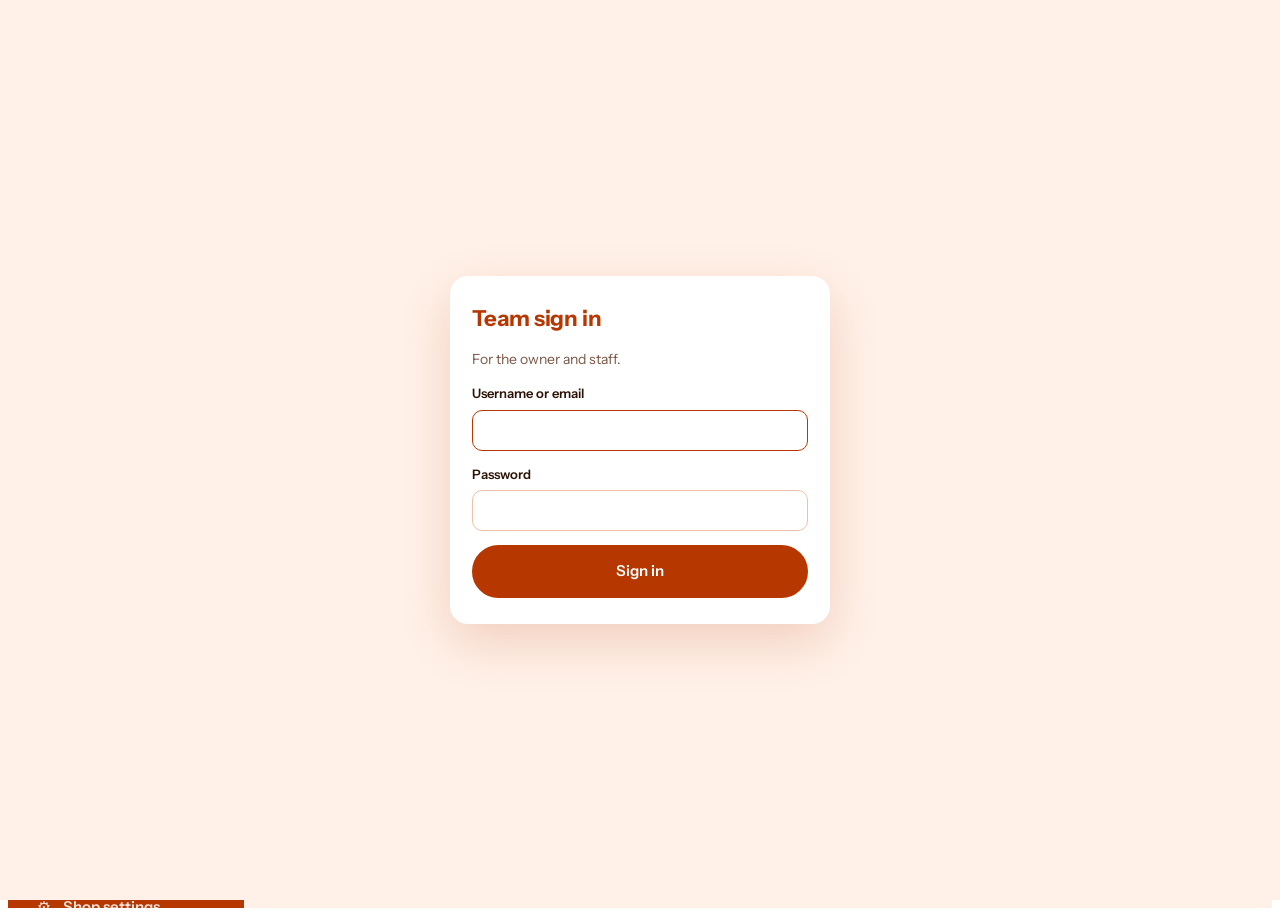
<file: admin-site/index.html>
<!doctype html>
<html lang="en">
<head>
<meta charset="utf-8">
<meta name="viewport" content="width=device-width, initial-scale=1">
<meta name="theme-color" content="#B73700">
<meta name="referrer" content="strict-origin-when-cross-origin">
<title>Callebrownies Brownie Boxes</title>
<link rel="icon" href="data:image/svg+xml,%3Csvg xmlns='http://www.w3.org/2000/svg' viewBox='0 0 32 32'%3E%3Ccircle cx='16' cy='16' r='15' fill='%23000096'/%3E%3C/svg%3E">
<link rel="stylesheet" href="https://fonts.googleapis.com/css2?family=Unbounded:wght@500;700;800&family=Instrument+Sans:wght@400;500;600;700&display=swap">
<link rel="stylesheet" href="styles.css">
</head>
<body>

<!-- ================= SHOP ================= -->
<div id="storeView">
<header class="top">
  <div class="wrap">
    <a class="logo" href="#top" aria-label="Callebrownies home">
      <span id="logoMark"><svg viewBox="0 0 30 24" aria-hidden="true"><path d="M3 21a12 12 0 0 1 24 0Z" fill="currentColor"/><circle cx="15" cy="5" r="2.6" fill="currentColor"/><rect x="1" y="20.5" width="28" height="3" rx="1.5" fill="currentColor"/></svg></span><span id="brandTxt">callebrownies</span>
    </a>
    <div class="top-actions">
      <button class="bagbtn bellbtn" id="bellBtn" type="button" aria-label="Notifications" aria-haspopup="dialog" aria-expanded="false"><svg viewBox="0 0 24 24" aria-hidden="true"><path d="M6 17V11a6 6 0 0 1 12 0v6l1.5 2h-15L6 17Z" fill="none" stroke="currentColor" stroke-width="2" stroke-linejoin="round"/><path d="M10 21a2 2 0 0 0 4 0" fill="none" stroke="currentColor" stroke-width="2" stroke-linecap="round"/></svg><span class="bagn" id="bellCount" hidden></span></button>
      <button class="bagbtn" id="moBtn" type="button" aria-label="My orders" title="My orders"><svg class="bagsvg" viewBox="0 0 24 24" aria-hidden="true"><path d="M5 8h14l-1 12H6L5 8Z" fill="none" stroke="currentColor" stroke-width="2" stroke-linejoin="round"/><path d="M9 8V6a3 3 0 0 1 6 0v2" fill="none" stroke="currentColor" stroke-width="2" stroke-linecap="round"/><path d="M9.5 13.5c.7 1 1.6 1.5 2.5 1.5s1.8-.5 2.5-1.5" fill="none" stroke="currentColor" stroke-width="1.8" stroke-linecap="round"/></svg><span class="bagn" id="moCount" hidden></span></button>
      <a class="adminlink" href="#admin" aria-label="Admin">Admin</a>
      <button class="pill" id="pillBtn" type="button">Your box <b id="pillCount">0/6</b></button>
    </div>
  </div>
  <div class="flash" id="flash" hidden aria-live="polite"></div>
</header>
<main id="top">
  <section class="hero wrap">
    <div class="dome" id="dome">
      <div class="hm" id="heroMedia" aria-hidden="true"></div><div class="ho" id="heroOverlay" aria-hidden="true"></div>
      <p class="eyebrow" id="heroEyebrow">Baked fresh every morning</p>
      <h1 id="heroTitle">Warm brownies, boxed your way.</h1>
      <p class="lede" id="heroLede">Pick a box, fill it with the flavors you love, and choose when you want it. Pickup or local delivery.</p>
      <div class="hero-ctas">
        <a class="btn btn-white" id="heroBtn1" href="#build">Build a box</a>
        <a class="btn btn-ghost" id="heroBtn2" href="#menu">See the flavors</a>
      </div>
    </div>
    <div class="hero-strip" id="heroStrip"></div>
  </section>

  <div id="lpTop"></div>
  <div class="marq" id="marq" hidden></div>

  <section class="build wrap" id="build">
    <div class="editbar" id="editBar" hidden></div>
    <div class="build-head">
      <h2 id="buildTitle">Build your box</h2>
      <p id="buildIntro">Choose a size, fill every spot, then tell us when you want it. Each box is baked the morning it leaves the oven room.</p>
      <div class="steps" role="tablist">
        <button class="step" id="tab0" type="button" hidden><i>1</i>Base</button>
        <button class="step" id="tab1" type="button" aria-current="step"><i>1</i>Your box</button>
        <button class="step" id="tab2" type="button"><i>2</i>When</button>
      </div>
    </div>

    <div class="build-grid">
      <div class="build-main">
        <div id="step0" hidden>
          <div class="block">
            <h3 class="q">Choose your brownies base</h3>
            <div class="extras bases" id="bases"></div>
          </div>
        </div>

        <div id="step1">
          <div class="block">
            <h3 class="q">How many brownies?</h3>
            <div class="sizes" id="sizes"></div>
            <div class="gifthint" id="giftHint" hidden></div>
            <div class="custom" id="customBox" hidden></div>
          </div>
          <div class="block" id="menu">
            <div class="qrow">
              <h3 class="q">Fill it up</h3>
              <button class="linkbtn" id="fillRest" type="button">Fill the rest for me</button>
            </div>
            <div class="chips catbar" id="catBar" hidden></div>
            <div class="menu" id="menuGrid"></div>
            <p class="hint" id="xtraHint" hidden>Flavors marked with a price cost that much extra per brownie.</p>
          </div>
        </div>

        <div id="step2" hidden>
          <div class="block">
            <h3 class="q">How would you like it?</h3>
            <div class="choice" id="modes">
            </div>
            <p class="hint" id="modeHint"></p>
            <p class="hint cnote" id="cnoteSd" hidden></p>
          </div>
          <div class="block" id="dayBlock">
            <h3 class="q">Which day?</h3>
            <div class="days" id="days"></div>
            <p class="hint" id="daysHint"></p>
          </div>
          <div class="block" id="timeBlock">
            <h3 class="q">What time?</h3>
            <div class="choice" id="times"></div>
            <p class="hint cnote" id="cnoteSch" hidden></p>
          </div>
          <div class="block" id="extrasBlock">
            <h3 class="q">Add extras</h3>
            <div class="extras" id="extras"></div>
          </div>
          <div class="block">
            <label class="flbl" for="giftNote">Gift note or anything we should know (optional)</label>
            <textarea id="giftNote" rows="3" placeholder="Happy birthday, Sari! Love, Dimas"></textarea>
          </div>
          <div class="block">
            <button class="btn btn-line" id="backBtn" type="button">← Back to your box</button>
          </div>
        </div>
      </div>

      <aside class="boxpanel" aria-label="Your box">
        <div class="bp-head"><h3 id="bpTitle">Box of 6</h3><span id="bpCount" class="num">0 of 6</span></div>
        <div class="slots" id="slots"></div>
        <p class="bp-hint">Tap a brownie in the box to take it out.</p>
        <p class="bp-note"><svg viewBox="0 0 20 20" aria-hidden="true"><circle cx="10" cy="10" r="8" fill="none" stroke="currentColor" stroke-width="1.8"/><path d="M10 9v5M10 6.2v.1" stroke="currentColor" stroke-width="1.8" stroke-linecap="round"/></svg><span>Your box may be split into smaller or bigger boxes for delivery safety.</span></p>
        <div class="bp-tools">
          <button class="tool" id="randBtn" type="button"><svg viewBox="0 0 20 20" aria-hidden="true"><rect x="2.5" y="2.5" width="15" height="15" rx="4" fill="none" stroke="currentColor" stroke-width="2"/><circle cx="7" cy="7" r="1.5" fill="currentColor"/><circle cx="13" cy="13" r="1.5" fill="currentColor"/><circle cx="10" cy="10" r="1.5" fill="currentColor"/></svg><span id="randLabel">Random fill</span></button>
          <button class="tool" id="clearBtn" type="button"><svg viewBox="0 0 20 20" aria-hidden="true"><path d="M4 6h12M8 6V4h4v2M6 6l1 11h6l1-11" fill="none" stroke="currentColor" stroke-width="2" stroke-linecap="round" stroke-linejoin="round"/></svg>Clear box</button>
        </div>
        <dl class="lines" id="lines"></dl>
        <div class="giftwrap" id="giftBox" hidden></div>
        <div class="cpn" id="cpn">
          <div class="cpn-ap" id="cpnAp" hidden></div>
          <form class="cpn-f" id="cpnForm" autocomplete="off"><span class="cpn-ic" aria-hidden="true">🎟</span><input id="cpnIn" class="cpn-in" placeholder="Coupon code" maxlength="20" aria-label="Coupon code" autocapitalize="characters" spellcheck="false"><button class="cpn-b" type="submit">Apply</button></form>
          <p class="cpn-m" id="cpnMsg" role="status" hidden></p>
          <div class="cpn-ch" id="cpnCh"></div>
        </div>
        <div class="total"><span>Total</span><strong id="total">$0.00</strong></div>
        <button class="btn cta" id="panelCta" type="button">Pick 6 more</button>
        <p class="ctamsg" id="ctaMsg" role="alert" hidden>Please choose a courier first.</p>
      </aside>
    </div>
  </section>

  <div id="lpBottom"></div>
  <section class="visit" id="visit">
    <div class="wrap visit-grid">
      <div>
        <h2 id="visitTitle">Come say hello</h2>
        <p id="visitText">Pickup is at the front counter. Give your name and we'll bring your box out.</p>
        <dl class="hours" id="hours"></dl>
        <p class="addr" id="addr"></p>
      </div>
      <div class="faq">
        <h2 id="faqTitle">Good to know</h2>
        <div id="faqList"></div>
      </div>
    </div>
  </section>
</main>

<footer id="siteFoot">
  <div class="wrap">
    <span class="logo"><span id="ftMark"><svg viewBox="0 0 30 24" aria-hidden="true"><path d="M3 21a12 12 0 0 1 24 0Z" fill="currentColor"/><circle cx="15" cy="5" r="2.6" fill="currentColor"/><rect x="1" y="20.5" width="28" height="3" rx="1.5" fill="currentColor"/></svg></span><span id="ftBrand">callebrownies</span></span>
    <span><span id="ftText">Fresh brownie boxes, baked to order.</span> <a href="#admin">Shop admin</a></span>
  </div>
  <div class="wrap"><div class="ft-social" id="ftSocial" hidden></div></div>
</footer>

<div class="sheet" id="moSheet" hidden role="dialog" aria-modal="true" aria-label="My orders"><div class="sheet-card" id="moCard"></div></div>
<div class="bell-pop" id="bellPop" hidden role="dialog" aria-label="Notifications"><div class="bell-h"><b>🔔 Notifications</b><button class="x" type="button" data-bellclose aria-label="Close">✕</button></div><div class="bell-tabs" id="bellTabs" role="tablist"></div><div class="bell-list" id="bellList"></div></div>
<div class="gsheet" id="giftSheet" hidden><div class="gs-dim" data-gsclose></div><div class="gs-card" role="dialog" aria-modal="true" aria-labelledby="gsTitle"><button class="x gs-x" type="button" data-gsclose aria-label="Close">✕</button><div id="gsBody"></div></div></div>
<div class="pp-pop" id="ppPop" hidden role="dialog" aria-modal="true" aria-label="Payment proof sent"><div class="pp-fx" id="ppFx" aria-hidden="true"></div><div class="pp-card" id="ppCard"></div></div>
<div class="rnpop" id="rnPop" hidden role="status" aria-live="polite"></div>
<div class="sheet center" id="gdSheet" hidden role="alertdialog" aria-modal="true" aria-labelledby="gdTitle"><div class="sheet-card cw-card" id="gdCard"></div></div>
<div class="sheet center" id="slowSheet" hidden role="alertdialog" aria-modal="true" aria-labelledby="slowTitle"><div class="sheet-card cw-card sl-card" id="slowCard"></div></div>
<div class="sheet center" id="cwSheet" hidden role="alertdialog" aria-modal="true" aria-labelledby="cwTitle"><div class="sheet-card cw-card" id="cwCard"></div></div>
<div class="sheet" id="sdSheet" hidden role="dialog" aria-modal="true" aria-label="Sameday shipment"><div class="sheet-card sd-card" id="sdCard"></div></div>
<div class="sheet" id="rvSheet" hidden role="dialog" aria-modal="true" aria-label="Flavor reviews"><div class="sheet-card" id="rvCard"></div></div>

<div class="bar" aria-live="polite">
  <div><strong id="barTotal">$0.00</strong><small id="barSub">0 of 6 picked</small></div>
  <div class="barr"><button class="barrand" id="barRand" type="button" hidden aria-label="Random fill"></button><button class="btn" id="barCta" type="button">Pick 6 more</button></div>
</div>
<button class="fab" id="fab" type="button" hidden aria-label="Show my box"><span class="fab-pl" id="fabPl"><span class="fab-ic" id="fabIc" aria-hidden="true"></span></span><small class="fab-tx" id="fabTx"></small></button>

<div class="sheet" id="bsPop" hidden role="dialog" aria-modal="true" aria-labelledby="bsPopTitle">
  <div class="sheet-card">
    <div class="sheet-top"><h3 id="bsPopTitle">Choose a courier</h3><button class="x" id="bsPopX" type="button" aria-label="Close">✕</button></div>
    <div class="form" id="bsPopBody"></div>
    <button class="btn btn-blue" id="bsPopDone" type="button" style="width:100%;margin-top:14px">Done</button>
  </div>
</div>
<div class="sheet" id="sheet" hidden role="dialog" aria-modal="true" aria-labelledby="sheetTitle">
  <div class="sheet-card">
    <div id="checkoutView">
      <div class="sheet-top"><h3 id="sheetTitle">Checkout</h3><button class="x" id="closeSheet" type="button" aria-label="Close">✕</button></div>
      <div class="summary" id="summary"></div>
      <form class="form" id="coForm" novalidate>
        <h4>Contact</h4>
        <div class="field"><label for="coName">Full name</label><input id="coName" required autocomplete="name"></div>
        <div class="field"><label for="coPhone">WhatsApp number</label><input id="coPhone" type="tel" inputmode="numeric" pattern="[0-9]{8,15}" maxlength="24" required autocomplete="tel-national" placeholder="Numbers only, e.g. 81234567890"></div>
        <div class="field"><label for="coEmail">Email</label><input id="coEmail" type="email" required autocomplete="email"></div>
        <div class="field"><span class="flbl" style="font-weight:600;font-size:14px">Send order updates by</span>
          <div style="display:flex;flex-wrap:wrap;gap:6px 18px"><label class="chk"><input type="radio" name="coNotify" value="whatsapp"> WhatsApp</label><label class="chk"><input type="radio" name="coNotify" value="email"> Email</label><label class="chk"><input type="radio" name="coNotify" value="both" checked> Both</label></div></div>
        <div class="field" id="addrFields" hidden><label for="coAddr">Delivery address</label><textarea id="coAddr" rows="3" autocomplete="street-address" placeholder="Street, number, area, city"></textarea>
          <p class="addrwarn" role="note">⚠️ <b>Please make sure your address is really accurate.</b> We're not responsible for deliveries to a wrong address.</p>
          <div class="placex" id="placeNoteWrap" hidden><label for="coDNote">Note for the driver <small class="note">(optional)</small></label><textarea id="coDNote" rows="2" maxlength="200" placeholder="e.g. Green gate next to Indomaret, house no. 6, ring the bell"></textarea></div>
          <div class="placex" id="placePhotoWrap" hidden><span class="flbl">Photo of your place <small class="note">(optional)</small></span>
            <div class="colin" style="flex-wrap:wrap"><label class="ghost mqbtn" id="coPhotoBtn">📷 Add photo<input type="file" accept="image/*" hidden id="coPhoto"></label><img id="coPhotoPrev" class="placeprev" hidden alt="Your place"><button type="button" class="ghost" id="coPhotoRm" hidden>Remove</button></div>
            <small class="note">Helps the courier find you. Only the shop and you can see it, and it's deleted a few days after delivery.</small></div></div>
        <div class="field bssum" id="bsSum" hidden></div>
        <div class="field bsbox" id="bsBox" hidden>
          <span class="flbl" style="font-weight:600;font-size:14px">Courier</span>
          <p class="note" style="margin:2px 0 8px">Search your area, then pick a courier. The price is for this order only.</p>
          <div class="bsrow"><input id="bsArea" placeholder="Area, sub-district or postal code" autocomplete="off" aria-label="Delivery area"><div class="bslist" id="bsAreaList" hidden></div></div>
          <div class="bsbtns"><button type="button" class="ghost" id="bsFind">📍 Find my address on the map</button><button type="button" class="ghost" id="bsGeo">Use my current location</button><button type="button" class="ghost" id="bsPick">🗺️ Pick on the map</button></div>
          <div class="bsmap" id="bsMap" hidden></div>
          <p class="note" id="bsMapHint" hidden style="margin:4px 0 0">Drag the pin (or tap the map) to your exact door. Prices update by themselves.</p>
          <p class="note" id="bsPlace" hidden></p>
          <div class="bsopts" id="bsOpts"></div>
          <p class="err" id="bsErr" hidden></p>
        </div>
        <p class="err" id="coErr" hidden></p>
        <button class="btn btn-blue" type="submit" id="placeBtn">Place order</button>
        <p class="note" id="coNote"></p>
      </form>
    </div>
    <div id="doneView" hidden>
      <div class="done-box" id="doneBox">
        <div id="dnFx" aria-hidden="true"></div>
        <div class="badge" id="doneBadge">✓</div>
        <h3 id="doneTitle">Order placed</h3>
        <p id="doneText"></p>
        <span class="code" id="doneCode"></span>
        <p class="dn-urgent" id="doneUrgent"></p>
        <div class="dn-cd" id="doneCd"></div>
        <div class="dn-pm" id="donePM"></div>
        <button class="btn btn-blue dn-pay" id="donePay" type="button">Pay now</button>
        <button class="btn btn-ghost-blue" id="newBox" type="button">Build another box</button>
        <button class="linkbtn dn-track" id="doneClose" type="button">Track my order</button>
      </div>
    </div>
  </div>
</div>
</div>

<!-- ================= ADMIN ================= -->
<div id="adminView" hidden>
  <div class="al-stack" id="alStack" aria-live="assertive"></div>
  <div class="admin">
    <aside class="side">
      <span class="logo"><svg viewBox="0 0 30 24" aria-hidden="true"><path d="M3 21a12 12 0 0 1 24 0Z" fill="#fff"/><circle cx="15" cy="5" r="2.6" fill="#fff"/><rect x="1" y="20.5" width="28" height="3" rx="1.5" fill="#fff"/></svg>callebrownies</span>
      <span class="role">Shop admin</span>
      <nav class="nav" id="anav">
        <button type="button" data-tab="dashboard"><span class="nl"><span class="ni" aria-hidden="true">📊</span>Dashboard</span></button>
        <button type="button" data-tab="orders"><span class="nl"><span class="ni" aria-hidden="true">📋</span>Orders</span><span class="count" id="cOrders"></span></button>
        <button type="button" data-tab="complaints"><span class="nl"><span class="ni" aria-hidden="true">⚠️</span>Complaints</span><span class="count" id="cComplaints"></span></button>
        <button type="button" data-tab="customers"><span class="nl"><span class="ni" aria-hidden="true">👥</span>Customers</span></button>
        <button type="button" data-tab="products"><span class="nl"><span class="ni" aria-hidden="true">🍫</span>Flavors</span><span class="count" id="cProducts"></span></button>
        <button type="button" data-tab="badges"><span class="nl"><span class="ni" aria-hidden="true">🏅</span>Badges</span></button>
        <button type="button" data-tab="sales"><span class="nl"><span class="ni" aria-hidden="true">⚡</span>Flash sales</span><span class="count live" id="cSales"></span></button>
        <button type="button" data-tab="coupons"><span class="nl"><span class="ni" aria-hidden="true">🎟️</span>Coupons</span><span class="count" id="cCoupons"></span></button>
        <button type="button" data-tab="boxes"><span class="nl"><span class="ni" aria-hidden="true">📦</span>Boxes &amp; extras</span></button>
        <button type="button" data-tab="notify"><span class="nl"><span class="ni" aria-hidden="true">🔔</span>Notifications</span></button>
        <button type="button" data-tab="announcer"><span class="nl"><span class="ni" aria-hidden="true">📢</span>Announcer</span></button>
        <button type="button" data-tab="hero"><span class="nl"><span class="ni" aria-hidden="true">🖼️</span>Top banner</span></button>
        <button type="button" data-tab="landing"><span class="nl"><span class="ni" aria-hidden="true">🏠</span>Landing page</span></button>
        <button type="button" data-tab="marquee"><span class="nl"><span class="ni" aria-hidden="true">🎞️</span>Marquee banner</span></button>
        <button type="button" data-tab="delivery"><span class="nl"><span class="ni" aria-hidden="true">🛵</span>Delivery &amp; courier</span></button>
        <button type="button" data-tab="labels"><span class="nl"><span class="ni" aria-hidden="true">🏷️</span>Shipping labels</span></button>
        <button type="button" data-tab="settings"><span class="nl"><span class="ni" aria-hidden="true">⚙️</span>Shop settings</span></button>
        <button type="button" data-tab="security"><span class="nl"><span class="ni" aria-hidden="true">🛡️</span>Security</span><span class="count" id="cSec" hidden></span></button>
        <button type="button" data-tab="log"><span class="nl"><span class="ni" aria-hidden="true">📜</span>Activity</span></button>
        <button type="button" data-tab="team"><span class="nl"><span class="ni" aria-hidden="true">🧑‍🍳</span>Team</span></button>
      </nav>
      <a class="btn btn-white btn-sm viewshop" id="viewShop" href="#" target="_blank" rel="noopener noreferrer" style="display:none">View shop ↗</a>
      <span class="role" id="syncSt" hidden></span>
      <button type="button" class="btn btn-white btn-sm" id="signOut" hidden style="margin-top:8px">Sign out</button>
    </aside>
    <main class="amain" id="amain"></main>
  </div>
  <div class="drawer" id="drawer" hidden></div>
  <div class="sheet" id="modal" hidden role="dialog" aria-modal="true" aria-labelledby="modalTitle"><div class="sheet-card" id="modalCard"></div></div>
</div>
<div class="toast" id="toast" hidden role="status"></div>


<noscript><p style="padding:24px;font-family:sans-serif">Please turn on JavaScript to order brownies.</p></noscript>
<script src="config.js"></script>
<script src="backend.js"></script>
<script src="sb.js"></script>
<script src="app.js"></script>
</body>
</html>
</file>
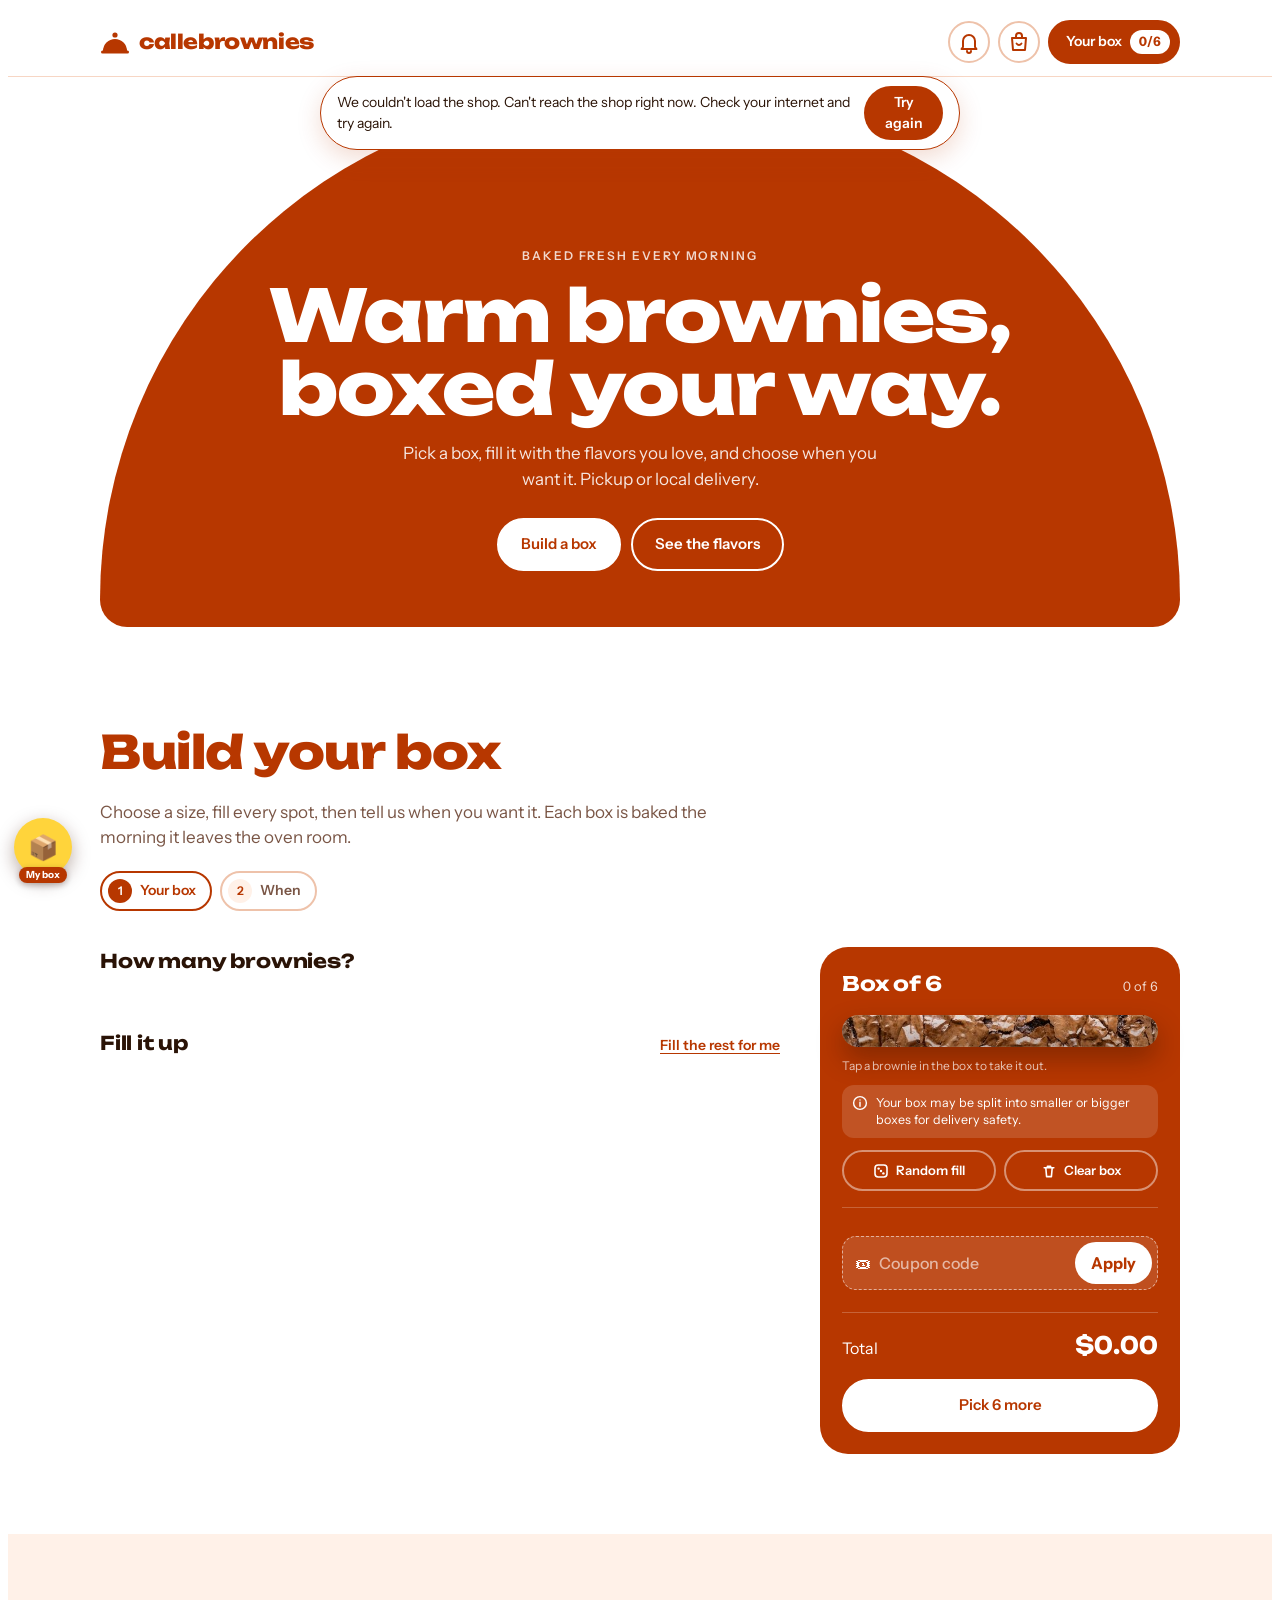
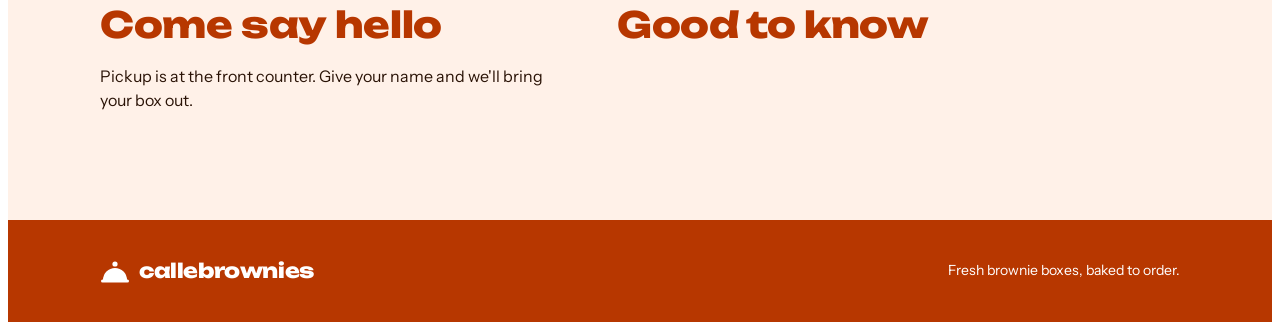
<file: site/index.html>
<!doctype html>
<html lang="en">
<head>
<meta charset="utf-8">
<meta name="viewport" content="width=device-width, initial-scale=1">
<meta name="theme-color" content="#B73700">
<meta name="referrer" content="strict-origin-when-cross-origin">
<title>Callebrownies Brownie Boxes</title>
<link rel="icon" href="data:image/svg+xml,%3Csvg xmlns='http://www.w3.org/2000/svg' viewBox='0 0 32 32'%3E%3Ccircle cx='16' cy='16' r='15' fill='%23000096'/%3E%3C/svg%3E">
<link rel="preconnect" href="https://fonts.googleapis.com">
<link rel="preconnect" href="https://fonts.gstatic.com" crossorigin>
<link rel="stylesheet" href="https://fonts.googleapis.com/css2?family=Unbounded:wght@500;700;800&family=Instrument+Sans:wght@400;500;600;700&display=swap">
<link rel="stylesheet" href="styles.css">
</head>
<body>

<!-- ================= SHOP ================= -->
<div id="storeView">
<header class="top">
  <div class="wrap">
    <a class="logo" href="#top" aria-label="Callebrownies home">
      <span id="logoMark"><svg viewBox="0 0 30 24" aria-hidden="true"><path d="M3 21a12 12 0 0 1 24 0Z" fill="currentColor"/><circle cx="15" cy="5" r="2.6" fill="currentColor"/><rect x="1" y="20.5" width="28" height="3" rx="1.5" fill="currentColor"/></svg></span><span id="brandTxt">callebrownies</span>
    </a>
    <div class="top-actions">
      <button class="bagbtn bellbtn" id="bellBtn" type="button" aria-label="Notifications" aria-haspopup="dialog" aria-expanded="false"><svg viewBox="0 0 24 24" aria-hidden="true"><path d="M6 17V11a6 6 0 0 1 12 0v6l1.5 2h-15L6 17Z" fill="none" stroke="currentColor" stroke-width="2" stroke-linejoin="round"/><path d="M10 21a2 2 0 0 0 4 0" fill="none" stroke="currentColor" stroke-width="2" stroke-linecap="round"/></svg><span class="bagn" id="bellCount" hidden></span></button>
      <button class="bagbtn" id="moBtn" type="button" aria-label="My orders" title="My orders"><svg class="bagsvg" viewBox="0 0 24 24" aria-hidden="true"><path d="M5 8h14l-1 12H6L5 8Z" fill="none" stroke="currentColor" stroke-width="2" stroke-linejoin="round"/><path d="M9 8V6a3 3 0 0 1 6 0v2" fill="none" stroke="currentColor" stroke-width="2" stroke-linecap="round"/><path d="M9.5 13.5c.7 1 1.6 1.5 2.5 1.5s1.8-.5 2.5-1.5" fill="none" stroke="currentColor" stroke-width="1.8" stroke-linecap="round"/></svg><span class="bagn" id="moCount" hidden></span></button>
      <button class="pill" id="pillBtn" type="button">Your box <b id="pillCount">0/6</b></button>
    </div>
  </div>
  <div class="flash" id="flash" hidden aria-live="polite"></div>
</header>
<main id="top">
  <section class="hero wrap">
    <div class="dome" id="dome">
      <div class="hm" id="heroMedia" aria-hidden="true"></div><div class="ho" id="heroOverlay" aria-hidden="true"></div>
      <p class="eyebrow" id="heroEyebrow">Baked fresh every morning</p>
      <h1 id="heroTitle">Warm brownies, boxed your way.</h1>
      <p class="lede" id="heroLede">Pick a box, fill it with the flavors you love, and choose when you want it. Pickup or local delivery.</p>
      <div class="hero-ctas">
        <a class="btn btn-white" id="heroBtn1" href="#build">Build a box</a>
        <a class="btn btn-ghost" id="heroBtn2" href="#menu">See the flavors</a>
      </div>
    </div>
    <div class="hero-strip" id="heroStrip"></div>
  </section>

  <div id="lpTop"></div>
  <div class="marq" id="marq" hidden></div>

  <section class="build wrap" id="build">
    <div class="editbar" id="editBar" hidden></div>
    <div class="build-head">
      <h2 id="buildTitle">Build your box</h2>
      <p id="buildIntro">Choose a size, fill every spot, then tell us when you want it. Each box is baked the morning it leaves the oven room.</p>
      <div class="steps" role="tablist">
        <button class="step" id="tab0" type="button" hidden><i>1</i>Base</button>
        <button class="step" id="tab1" type="button" aria-current="step"><i>1</i>Your box</button>
        <button class="step" id="tab2" type="button"><i>2</i>When</button>
      </div>
    </div>

    <div class="build-grid">
      <div class="build-main">
        <div id="step0" hidden>
          <div class="block">
            <h3 class="q">Choose your brownies base</h3>
            <div class="extras bases" id="bases"></div>
          </div>
        </div>

        <div id="step1">
          <div class="block">
            <h3 class="q">How many brownies?</h3>
            <div class="sizes" id="sizes"></div>
            <div class="gifthint" id="giftHint" hidden></div>
            <div class="custom" id="customBox" hidden></div>
          </div>
          <div class="block" id="menu">
            <div class="qrow">
              <h3 class="q">Fill it up</h3>
              <button class="linkbtn" id="fillRest" type="button">Fill the rest for me</button>
            </div>
            <div class="chips catbar" id="catBar" hidden></div>
            <div class="menu" id="menuGrid"></div>
            <p class="hint" id="xtraHint" hidden>Flavors marked with a price cost that much extra per brownie.</p>
          </div>
        </div>

        <div id="step2" hidden>
          <div class="block">
            <h3 class="q">How would you like it?</h3>
            <div class="choice" id="modes">
            </div>
            <p class="hint" id="modeHint"></p>
            <p class="hint cnote" id="cnoteSd" hidden></p>
          </div>
          <div class="block" id="dayBlock">
            <h3 class="q">Which day?</h3>
            <div class="days" id="days"></div>
            <p class="hint" id="daysHint"></p>
          </div>
          <div class="block" id="timeBlock">
            <h3 class="q">What time?</h3>
            <div class="choice" id="times"></div>
            <p class="hint cnote" id="cnoteSch" hidden></p>
          </div>
          <div class="block" id="extrasBlock">
            <h3 class="q">Add extras</h3>
            <div class="extras" id="extras"></div>
          </div>
          <div class="block">
            <label class="flbl" for="giftNote">Gift note or anything we should know (optional)</label>
            <textarea id="giftNote" rows="3" placeholder="Happy birthday, Sari! Love, Dimas"></textarea>
          </div>
          <div class="block">
            <button class="btn btn-line" id="backBtn" type="button">← Back to your box</button>
          </div>
        </div>
      </div>

      <aside class="boxpanel" aria-label="Your box">
        <div class="bp-head"><h3 id="bpTitle">Box of 6</h3><span id="bpCount" class="num">0 of 6</span></div>
        <div class="slots" id="slots"></div>
        <p class="bp-hint">Tap a brownie in the box to take it out.</p>
        <p class="bp-note"><svg viewBox="0 0 20 20" aria-hidden="true"><circle cx="10" cy="10" r="8" fill="none" stroke="currentColor" stroke-width="1.8"/><path d="M10 9v5M10 6.2v.1" stroke="currentColor" stroke-width="1.8" stroke-linecap="round"/></svg><span>Your box may be split into smaller or bigger boxes for delivery safety.</span></p>
        <div class="bp-tools">
          <button class="tool" id="randBtn" type="button"><svg viewBox="0 0 20 20" aria-hidden="true"><rect x="2.5" y="2.5" width="15" height="15" rx="4" fill="none" stroke="currentColor" stroke-width="2"/><circle cx="7" cy="7" r="1.5" fill="currentColor"/><circle cx="13" cy="13" r="1.5" fill="currentColor"/><circle cx="10" cy="10" r="1.5" fill="currentColor"/></svg><span id="randLabel">Random fill</span></button>
          <button class="tool" id="clearBtn" type="button"><svg viewBox="0 0 20 20" aria-hidden="true"><path d="M4 6h12M8 6V4h4v2M6 6l1 11h6l1-11" fill="none" stroke="currentColor" stroke-width="2" stroke-linecap="round" stroke-linejoin="round"/></svg>Clear box</button>
        </div>
        <dl class="lines" id="lines"></dl>
        <div class="giftwrap" id="giftBox" hidden></div>
        <div class="cpn" id="cpn">
          <div class="cpn-ap" id="cpnAp" hidden></div>
          <form class="cpn-f" id="cpnForm" autocomplete="off"><span class="cpn-ic" aria-hidden="true">🎟</span><input id="cpnIn" class="cpn-in" placeholder="Coupon code" maxlength="20" aria-label="Coupon code" autocapitalize="characters" spellcheck="false"><button class="cpn-b" type="submit">Apply</button></form>
          <p class="cpn-m" id="cpnMsg" role="status" hidden></p>
          <div class="cpn-ch" id="cpnCh"></div>
        </div>
        <div class="total"><span>Total</span><strong id="total">$0.00</strong></div>
        <button class="btn cta" id="panelCta" type="button">Pick 6 more</button>
        <p class="ctamsg" id="ctaMsg" role="alert" hidden>Please choose a courier first.</p>
      </aside>
    </div>
  </section>

  <div id="lpBottom"></div>
  <section class="visit" id="visit">
    <div class="wrap visit-grid">
      <div>
        <h2 id="visitTitle">Come say hello</h2>
        <p id="visitText">Pickup is at the front counter. Give your name and we'll bring your box out.</p>
        <dl class="hours" id="hours"></dl>
        <p class="addr" id="addr"></p>
      </div>
      <div class="faq">
        <h2 id="faqTitle">Good to know</h2>
        <div id="faqList"></div>
      </div>
    </div>
  </section>
</main>

<footer id="siteFoot">
  <div class="wrap">
    <span class="logo"><span id="ftMark"><svg viewBox="0 0 30 24" aria-hidden="true"><path d="M3 21a12 12 0 0 1 24 0Z" fill="currentColor"/><circle cx="15" cy="5" r="2.6" fill="currentColor"/><rect x="1" y="20.5" width="28" height="3" rx="1.5" fill="currentColor"/></svg></span><span id="ftBrand">callebrownies</span></span>
    <span><span id="ftText">Fresh brownie boxes, baked to order.</span></span>
  </div>
  <div class="wrap"><div class="ft-social" id="ftSocial" hidden></div></div>
</footer>

<div class="sheet" id="moSheet" hidden role="dialog" aria-modal="true" aria-label="My orders"><div class="sheet-card" id="moCard"></div></div>
<div class="bell-pop" id="bellPop" hidden role="dialog" aria-label="Notifications"><div class="bell-h"><b>🔔 Notifications</b><button class="x" type="button" data-bellclose aria-label="Close">✕</button></div><div class="bell-tabs" id="bellTabs" role="tablist"></div><div class="bell-list" id="bellList"></div></div>
<div class="gsheet" id="giftSheet" hidden><div class="gs-dim" data-gsclose></div><div class="gs-card" role="dialog" aria-modal="true" aria-labelledby="gsTitle"><button class="x gs-x" type="button" data-gsclose aria-label="Close">✕</button><div id="gsBody"></div></div></div>
<div class="pp-pop" id="ppPop" hidden role="dialog" aria-modal="true" aria-label="Payment proof sent"><div class="pp-fx" id="ppFx" aria-hidden="true"></div><div class="pp-card" id="ppCard"></div></div>
<div class="rnpop" id="rnPop" hidden role="status" aria-live="polite"></div>
<div class="sheet center" id="gdSheet" hidden role="alertdialog" aria-modal="true" aria-labelledby="gdTitle"><div class="sheet-card cw-card" id="gdCard"></div></div>
<div class="sheet center" id="slowSheet" hidden role="alertdialog" aria-modal="true" aria-labelledby="slowTitle"><div class="sheet-card cw-card sl-card" id="slowCard"></div></div>
<div class="sheet center" id="cwSheet" hidden role="alertdialog" aria-modal="true" aria-labelledby="cwTitle"><div class="sheet-card cw-card" id="cwCard"></div></div>
<div class="sheet" id="sdSheet" hidden role="dialog" aria-modal="true" aria-label="Sameday shipment"><div class="sheet-card sd-card" id="sdCard"></div></div>
<div class="sheet" id="rvSheet" hidden role="dialog" aria-modal="true" aria-label="Flavor reviews"><div class="sheet-card" id="rvCard"></div></div>

<div class="bar" aria-live="polite">
  <div><strong id="barTotal">$0.00</strong><small id="barSub">0 of 6 picked</small></div>
  <div class="barr"><button class="barrand" id="barRand" type="button" hidden aria-label="Random fill"></button><button class="btn" id="barCta" type="button">Pick 6 more</button></div>
</div>
<button class="fab" id="fab" type="button" hidden aria-label="Show my box"><span class="fab-pl" id="fabPl"><span class="fab-ic" id="fabIc" aria-hidden="true"></span></span><small class="fab-tx" id="fabTx"></small></button>

<div class="sheet" id="bsPop" hidden role="dialog" aria-modal="true" aria-labelledby="bsPopTitle">
  <div class="sheet-card">
    <div class="sheet-top"><h3 id="bsPopTitle">Choose a courier</h3><button class="x" id="bsPopX" type="button" aria-label="Close">✕</button></div>
    <div class="form" id="bsPopBody"></div>
    <button class="btn btn-blue" id="bsPopDone" type="button" style="width:100%;margin-top:14px">Done</button>
  </div>
</div>
<div class="sheet" id="sheet" hidden role="dialog" aria-modal="true" aria-labelledby="sheetTitle">
  <div class="sheet-card">
    <div id="checkoutView">
      <div class="sheet-top"><h3 id="sheetTitle">Checkout</h3><button class="x" id="closeSheet" type="button" aria-label="Close">✕</button></div>
      <div class="summary" id="summary"></div>
      <form class="form" id="coForm" novalidate>
        <h4>Contact</h4>
        <div class="field"><label for="coName">Full name</label><input id="coName" required autocomplete="name"></div>
        <div class="field"><label for="coPhone">WhatsApp number</label><input id="coPhone" type="tel" inputmode="numeric" pattern="[0-9]{8,15}" maxlength="24" required autocomplete="tel-national" placeholder="Numbers only, e.g. 81234567890"></div>
        <div class="field"><label for="coEmail">Email</label><input id="coEmail" type="email" required autocomplete="email"></div>
        <div class="field"><span class="flbl" style="font-weight:600;font-size:14px">Send order updates by</span>
          <div style="display:flex;flex-wrap:wrap;gap:6px 18px"><label class="chk"><input type="radio" name="coNotify" value="whatsapp"> WhatsApp</label><label class="chk"><input type="radio" name="coNotify" value="email"> Email</label><label class="chk"><input type="radio" name="coNotify" value="both" checked> Both</label></div></div>
        <div class="field" id="addrFields" hidden><label for="coAddr">Delivery address</label><textarea id="coAddr" rows="3" autocomplete="street-address" placeholder="Street, number, area, city"></textarea>
          <p class="addrwarn" role="note">⚠️ <b>Please make sure your address is really accurate.</b> We're not responsible for deliveries to a wrong address.</p>
          <div class="placex" id="placeNoteWrap" hidden><label for="coDNote">Note for the driver <small class="note">(optional)</small></label><textarea id="coDNote" rows="2" maxlength="200" placeholder="e.g. Green gate next to Indomaret, house no. 6, ring the bell"></textarea></div>
          <div class="placex" id="placePhotoWrap" hidden><span class="flbl">Photo of your place <small class="note">(optional)</small></span>
            <div class="colin" style="flex-wrap:wrap"><label class="ghost mqbtn" id="coPhotoBtn">📷 Add photo<input type="file" accept="image/*" hidden id="coPhoto"></label><img id="coPhotoPrev" class="placeprev" hidden alt="Your place"><button type="button" class="ghost" id="coPhotoRm" hidden>Remove</button></div>
            <small class="note">Helps the courier find you. Only the shop and you can see it, and it's deleted a few days after delivery.</small></div></div>
        <div class="field bssum" id="bsSum" hidden></div>
        <div class="field bsbox" id="bsBox" hidden>
          <span class="flbl" style="font-weight:600;font-size:14px">Courier</span>
          <p class="note" style="margin:2px 0 8px">Search your area, then pick a courier. The price is for this order only.</p>
          <div class="bsrow"><input id="bsArea" placeholder="Area, sub-district or postal code" autocomplete="off" aria-label="Delivery area"><div class="bslist" id="bsAreaList" hidden></div></div>
          <div class="bsbtns"><button type="button" class="ghost" id="bsFind">📍 Find my address on the map</button><button type="button" class="ghost" id="bsGeo">Use my current location</button><button type="button" class="ghost" id="bsPick">🗺️ Pick on the map</button></div>
          <div class="bsmap" id="bsMap" hidden></div>
          <p class="note" id="bsMapHint" hidden style="margin:4px 0 0">Drag the pin (or tap the map) to your exact door. Prices update by themselves.</p>
          <p class="note" id="bsPlace" hidden></p>
          <div class="bsopts" id="bsOpts"></div>
          <p class="err" id="bsErr" hidden></p>
        </div>
        <p class="err" id="coErr" hidden></p>
        <button class="btn btn-blue" type="submit" id="placeBtn">Place order</button>
        <p class="note" id="coNote"></p>
      </form>
    </div>
    <div id="doneView" hidden>
      <div class="done-box" id="doneBox">
        <div id="dnFx" aria-hidden="true"></div>
        <div class="badge" id="doneBadge">✓</div>
        <h3 id="doneTitle">Order placed</h3>
        <p id="doneText"></p>
        <span class="code" id="doneCode"></span>
        <p class="dn-urgent" id="doneUrgent"></p>
        <div class="dn-cd" id="doneCd"></div>
        <div class="dn-pm" id="donePM"></div>
        <button class="btn btn-blue dn-pay" id="donePay" type="button">Pay now</button>
        <button class="btn btn-ghost-blue" id="newBox" type="button">Build another box</button>
        <button class="linkbtn dn-track" id="doneClose" type="button">Track my order</button>
      </div>
    </div>
  </div>
</div>
</div>

<div class="toast" id="toast" hidden role="status"></div>
<script src="config.js"></script>
<script src="backend.js"></script>
<script src="sb.js"></script>
<script src="app.js"></script>
</body>
</html>
</file>
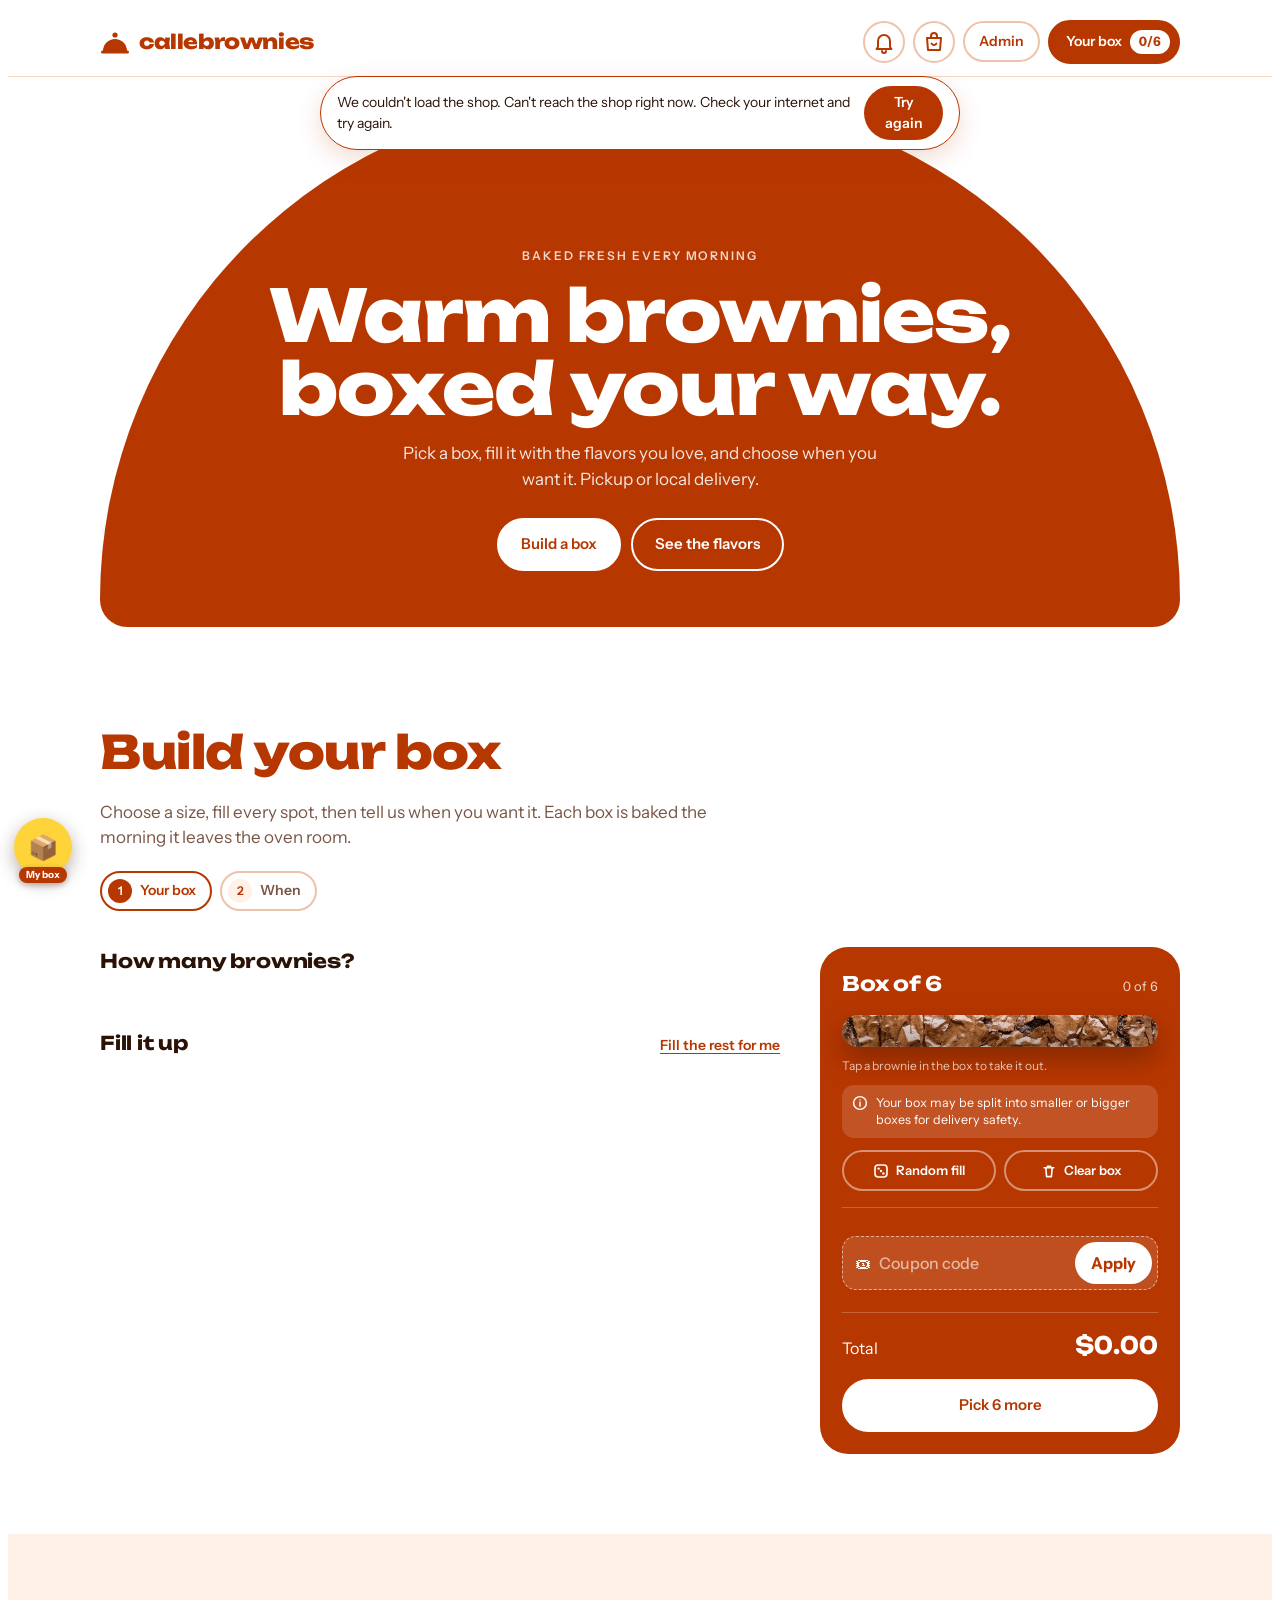
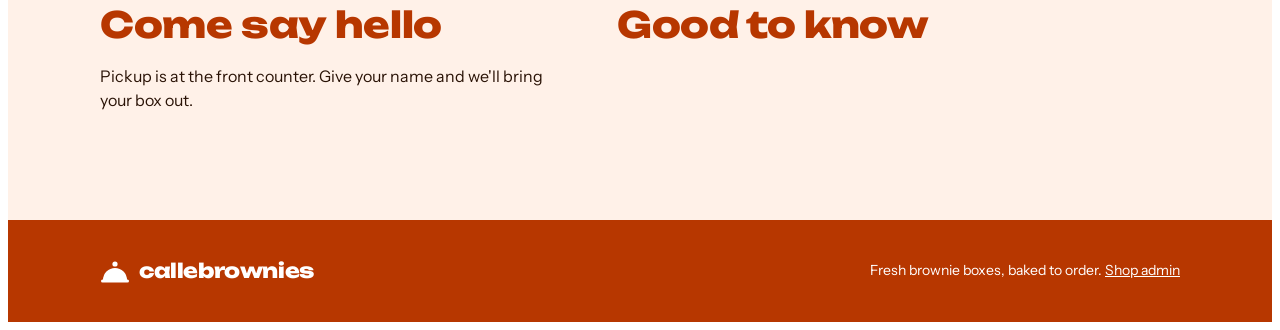
<file: src/index.html>
<!doctype html>
<html lang="en">
<head>
<meta charset="utf-8">
<meta name="viewport" content="width=device-width, initial-scale=1">
<meta name="theme-color" content="#B73700">
<meta name="referrer" content="strict-origin-when-cross-origin">
<title>Callebrownies Brownie Boxes</title>
<link rel="icon" href="data:image/svg+xml,%3Csvg xmlns='http://www.w3.org/2000/svg' viewBox='0 0 32 32'%3E%3Ccircle cx='16' cy='16' r='15' fill='%23000096'/%3E%3C/svg%3E">
<link rel="preconnect" href="https://fonts.googleapis.com">
<link rel="preconnect" href="https://fonts.gstatic.com" crossorigin>
<link rel="stylesheet" href="https://fonts.googleapis.com/css2?family=Unbounded:wght@500;700;800&family=Instrument+Sans:wght@400;500;600;700&display=swap">
<link rel="stylesheet" href="styles.css">
</head>
<body>

<!-- ================= SHOP ================= -->
<div id="storeView">
<header class="top">
  <div class="wrap">
    <a class="logo" href="#top" aria-label="Callebrownies home">
      <span id="logoMark"><svg viewBox="0 0 30 24" aria-hidden="true"><path d="M3 21a12 12 0 0 1 24 0Z" fill="currentColor"/><circle cx="15" cy="5" r="2.6" fill="currentColor"/><rect x="1" y="20.5" width="28" height="3" rx="1.5" fill="currentColor"/></svg></span><span id="brandTxt">callebrownies</span>
    </a>
    <div class="top-actions">
      <button class="bagbtn bellbtn" id="bellBtn" type="button" aria-label="Notifications" aria-haspopup="dialog" aria-expanded="false"><svg viewBox="0 0 24 24" aria-hidden="true"><path d="M6 17V11a6 6 0 0 1 12 0v6l1.5 2h-15L6 17Z" fill="none" stroke="currentColor" stroke-width="2" stroke-linejoin="round"/><path d="M10 21a2 2 0 0 0 4 0" fill="none" stroke="currentColor" stroke-width="2" stroke-linecap="round"/></svg><span class="bagn" id="bellCount" hidden></span></button>
      <button class="bagbtn" id="moBtn" type="button" aria-label="My orders" title="My orders"><svg class="bagsvg" viewBox="0 0 24 24" aria-hidden="true"><path d="M5 8h14l-1 12H6L5 8Z" fill="none" stroke="currentColor" stroke-width="2" stroke-linejoin="round"/><path d="M9 8V6a3 3 0 0 1 6 0v2" fill="none" stroke="currentColor" stroke-width="2" stroke-linecap="round"/><path d="M9.5 13.5c.7 1 1.6 1.5 2.5 1.5s1.8-.5 2.5-1.5" fill="none" stroke="currentColor" stroke-width="1.8" stroke-linecap="round"/></svg><span class="bagn" id="moCount" hidden></span></button>
      <a class="adminlink" href="#admin" aria-label="Admin">Admin</a>
      <button class="pill" id="pillBtn" type="button">Your box <b id="pillCount">0/6</b></button>
    </div>
  </div>
  <div class="flash" id="flash" hidden aria-live="polite"></div>
</header>
<main id="top">
  <section class="hero wrap">
    <div class="dome" id="dome">
      <div class="hm" id="heroMedia" aria-hidden="true"></div><div class="ho" id="heroOverlay" aria-hidden="true"></div>
      <p class="eyebrow" id="heroEyebrow">Baked fresh every morning</p>
      <h1 id="heroTitle">Warm brownies, boxed your way.</h1>
      <p class="lede" id="heroLede">Pick a box, fill it with the flavors you love, and choose when you want it. Pickup or local delivery.</p>
      <div class="hero-ctas">
        <a class="btn btn-white" id="heroBtn1" href="#build">Build a box</a>
        <a class="btn btn-ghost" id="heroBtn2" href="#menu">See the flavors</a>
      </div>
    </div>
    <div class="hero-strip" id="heroStrip"></div>
  </section>

  <div id="lpTop"></div>
  <div class="marq" id="marq" hidden></div>

  <section class="build wrap" id="build">
    <div class="editbar" id="editBar" hidden></div>
    <div class="build-head">
      <h2 id="buildTitle">Build your box</h2>
      <p id="buildIntro">Choose a size, fill every spot, then tell us when you want it. Each box is baked the morning it leaves the oven room.</p>
      <div class="steps" role="tablist">
        <button class="step" id="tab0" type="button" hidden><i>1</i>Base</button>
        <button class="step" id="tab1" type="button" aria-current="step"><i>1</i>Your box</button>
        <button class="step" id="tab2" type="button"><i>2</i>When</button>
      </div>
    </div>

    <div class="build-grid">
      <div class="build-main">
        <div id="step0" hidden>
          <div class="block">
            <h3 class="q">Choose your brownies base</h3>
            <div class="extras bases" id="bases"></div>
          </div>
        </div>

        <div id="step1">
          <div class="block">
            <h3 class="q">How many brownies?</h3>
            <div class="sizes" id="sizes"></div>
            <div class="gifthint" id="giftHint" hidden></div>
            <div class="custom" id="customBox" hidden></div>
          </div>
          <div class="block" id="menu">
            <div class="qrow">
              <h3 class="q">Fill it up</h3>
              <button class="linkbtn" id="fillRest" type="button">Fill the rest for me</button>
            </div>
            <div class="chips catbar" id="catBar" hidden></div>
            <div class="menu" id="menuGrid"></div>
            <p class="hint" id="xtraHint" hidden>Flavors marked with a price cost that much extra per brownie.</p>
          </div>
        </div>

        <div id="step2" hidden>
          <div class="block">
            <h3 class="q">How would you like it?</h3>
            <div class="choice" id="modes">
            </div>
            <p class="hint" id="modeHint"></p>
            <p class="hint cnote" id="cnoteSd" hidden></p>
          </div>
          <div class="block" id="dayBlock">
            <h3 class="q">Which day?</h3>
            <div class="days" id="days"></div>
            <p class="hint" id="daysHint"></p>
          </div>
          <div class="block" id="timeBlock">
            <h3 class="q">What time?</h3>
            <div class="choice" id="times"></div>
            <p class="hint cnote" id="cnoteSch" hidden></p>
          </div>
          <div class="block" id="extrasBlock">
            <h3 class="q">Add extras</h3>
            <div class="extras" id="extras"></div>
          </div>
          <div class="block">
            <label class="flbl" for="giftNote">Gift note or anything we should know (optional)</label>
            <textarea id="giftNote" rows="3" placeholder="Happy birthday, Sari! Love, Dimas"></textarea>
          </div>
          <div class="block">
            <button class="btn btn-line" id="backBtn" type="button">← Back to your box</button>
          </div>
        </div>
      </div>

      <aside class="boxpanel" aria-label="Your box">
        <div class="bp-head"><h3 id="bpTitle">Box of 6</h3><span id="bpCount" class="num">0 of 6</span></div>
        <div class="slots" id="slots"></div>
        <p class="bp-hint">Tap a brownie in the box to take it out.</p>
        <p class="bp-note"><svg viewBox="0 0 20 20" aria-hidden="true"><circle cx="10" cy="10" r="8" fill="none" stroke="currentColor" stroke-width="1.8"/><path d="M10 9v5M10 6.2v.1" stroke="currentColor" stroke-width="1.8" stroke-linecap="round"/></svg><span>Your box may be split into smaller or bigger boxes for delivery safety.</span></p>
        <div class="bp-tools">
          <button class="tool" id="randBtn" type="button"><svg viewBox="0 0 20 20" aria-hidden="true"><rect x="2.5" y="2.5" width="15" height="15" rx="4" fill="none" stroke="currentColor" stroke-width="2"/><circle cx="7" cy="7" r="1.5" fill="currentColor"/><circle cx="13" cy="13" r="1.5" fill="currentColor"/><circle cx="10" cy="10" r="1.5" fill="currentColor"/></svg><span id="randLabel">Random fill</span></button>
          <button class="tool" id="clearBtn" type="button"><svg viewBox="0 0 20 20" aria-hidden="true"><path d="M4 6h12M8 6V4h4v2M6 6l1 11h6l1-11" fill="none" stroke="currentColor" stroke-width="2" stroke-linecap="round" stroke-linejoin="round"/></svg>Clear box</button>
        </div>
        <dl class="lines" id="lines"></dl>
        <div class="giftwrap" id="giftBox" hidden></div>
        <div class="cpn" id="cpn">
          <div class="cpn-ap" id="cpnAp" hidden></div>
          <form class="cpn-f" id="cpnForm" autocomplete="off"><span class="cpn-ic" aria-hidden="true">🎟</span><input id="cpnIn" class="cpn-in" placeholder="Coupon code" maxlength="20" aria-label="Coupon code" autocapitalize="characters" spellcheck="false"><button class="cpn-b" type="submit">Apply</button></form>
          <p class="cpn-m" id="cpnMsg" role="status" hidden></p>
          <div class="cpn-ch" id="cpnCh"></div>
        </div>
        <div class="total"><span>Total</span><strong id="total">$0.00</strong></div>
        <button class="btn cta" id="panelCta" type="button">Pick 6 more</button>
        <p class="ctamsg" id="ctaMsg" role="alert" hidden>Please choose a courier first.</p>
      </aside>
    </div>
  </section>

  <div id="lpBottom"></div>
  <section class="visit" id="visit">
    <div class="wrap visit-grid">
      <div>
        <h2 id="visitTitle">Come say hello</h2>
        <p id="visitText">Pickup is at the front counter. Give your name and we'll bring your box out.</p>
        <dl class="hours" id="hours"></dl>
        <p class="addr" id="addr"></p>
      </div>
      <div class="faq">
        <h2 id="faqTitle">Good to know</h2>
        <div id="faqList"></div>
      </div>
    </div>
  </section>
</main>

<footer id="siteFoot">
  <div class="wrap">
    <span class="logo"><span id="ftMark"><svg viewBox="0 0 30 24" aria-hidden="true"><path d="M3 21a12 12 0 0 1 24 0Z" fill="currentColor"/><circle cx="15" cy="5" r="2.6" fill="currentColor"/><rect x="1" y="20.5" width="28" height="3" rx="1.5" fill="currentColor"/></svg></span><span id="ftBrand">callebrownies</span></span>
    <span><span id="ftText">Fresh brownie boxes, baked to order.</span> <a href="#admin">Shop admin</a></span>
  </div>
  <div class="wrap"><div class="ft-social" id="ftSocial" hidden></div></div>
</footer>

<div class="sheet" id="moSheet" hidden role="dialog" aria-modal="true" aria-label="My orders"><div class="sheet-card" id="moCard"></div></div>
<div class="bell-pop" id="bellPop" hidden role="dialog" aria-label="Notifications"><div class="bell-h"><b>🔔 Notifications</b><button class="x" type="button" data-bellclose aria-label="Close">✕</button></div><div class="bell-tabs" id="bellTabs" role="tablist"></div><div class="bell-list" id="bellList"></div></div>
<div class="gsheet" id="giftSheet" hidden><div class="gs-dim" data-gsclose></div><div class="gs-card" role="dialog" aria-modal="true" aria-labelledby="gsTitle"><button class="x gs-x" type="button" data-gsclose aria-label="Close">✕</button><div id="gsBody"></div></div></div>
<div class="pp-pop" id="ppPop" hidden role="dialog" aria-modal="true" aria-label="Payment proof sent"><div class="pp-fx" id="ppFx" aria-hidden="true"></div><div class="pp-card" id="ppCard"></div></div>
<div class="rnpop" id="rnPop" hidden role="status" aria-live="polite"></div>
<div class="sheet center" id="gdSheet" hidden role="alertdialog" aria-modal="true" aria-labelledby="gdTitle"><div class="sheet-card cw-card" id="gdCard"></div></div>
<div class="sheet center" id="slowSheet" hidden role="alertdialog" aria-modal="true" aria-labelledby="slowTitle"><div class="sheet-card cw-card sl-card" id="slowCard"></div></div>
<div class="sheet center" id="cwSheet" hidden role="alertdialog" aria-modal="true" aria-labelledby="cwTitle"><div class="sheet-card cw-card" id="cwCard"></div></div>
<div class="sheet" id="sdSheet" hidden role="dialog" aria-modal="true" aria-label="Sameday shipment"><div class="sheet-card sd-card" id="sdCard"></div></div>
<div class="sheet" id="rvSheet" hidden role="dialog" aria-modal="true" aria-label="Flavor reviews"><div class="sheet-card" id="rvCard"></div></div>

<div class="bar" aria-live="polite">
  <div><strong id="barTotal">$0.00</strong><small id="barSub">0 of 6 picked</small></div>
  <div class="barr"><button class="barrand" id="barRand" type="button" hidden aria-label="Random fill"></button><button class="btn" id="barCta" type="button">Pick 6 more</button></div>
</div>
<button class="fab" id="fab" type="button" hidden aria-label="Show my box"><span class="fab-pl" id="fabPl"><span class="fab-ic" id="fabIc" aria-hidden="true"></span></span><small class="fab-tx" id="fabTx"></small></button>

<div class="sheet" id="bsPop" hidden role="dialog" aria-modal="true" aria-labelledby="bsPopTitle">
  <div class="sheet-card">
    <div class="sheet-top"><h3 id="bsPopTitle">Choose a courier</h3><button class="x" id="bsPopX" type="button" aria-label="Close">✕</button></div>
    <div class="form" id="bsPopBody"></div>
    <button class="btn btn-blue" id="bsPopDone" type="button" style="width:100%;margin-top:14px">Done</button>
  </div>
</div>
<div class="sheet" id="sheet" hidden role="dialog" aria-modal="true" aria-labelledby="sheetTitle">
  <div class="sheet-card">
    <div id="checkoutView">
      <div class="sheet-top"><h3 id="sheetTitle">Checkout</h3><button class="x" id="closeSheet" type="button" aria-label="Close">✕</button></div>
      <div class="summary" id="summary"></div>
      <form class="form" id="coForm" novalidate>
        <h4>Contact</h4>
        <div class="field"><label for="coName">Full name</label><input id="coName" required autocomplete="name"></div>
        <div class="field"><label for="coPhone">WhatsApp number</label><input id="coPhone" type="tel" inputmode="numeric" pattern="[0-9]{8,15}" maxlength="24" required autocomplete="tel-national" placeholder="Numbers only, e.g. 81234567890"></div>
        <div class="field"><label for="coEmail">Email</label><input id="coEmail" type="email" required autocomplete="email"></div>
        <div class="field"><span class="flbl" style="font-weight:600;font-size:14px">Send order updates by</span>
          <div style="display:flex;flex-wrap:wrap;gap:6px 18px"><label class="chk"><input type="radio" name="coNotify" value="whatsapp"> WhatsApp</label><label class="chk"><input type="radio" name="coNotify" value="email"> Email</label><label class="chk"><input type="radio" name="coNotify" value="both" checked> Both</label></div></div>
        <div class="field" id="addrFields" hidden><label for="coAddr">Delivery address</label><textarea id="coAddr" rows="3" autocomplete="street-address" placeholder="Street, number, area, city"></textarea>
          <p class="addrwarn" role="note">⚠️ <b>Please make sure your address is really accurate.</b> We're not responsible for deliveries to a wrong address.</p>
          <div class="placex" id="placeNoteWrap" hidden><label for="coDNote">Note for the driver <small class="note">(optional)</small></label><textarea id="coDNote" rows="2" maxlength="200" placeholder="e.g. Green gate next to Indomaret, house no. 6, ring the bell"></textarea></div>
          <div class="placex" id="placePhotoWrap" hidden><span class="flbl">Photo of your place <small class="note">(optional)</small></span>
            <div class="colin" style="flex-wrap:wrap"><label class="ghost mqbtn" id="coPhotoBtn">📷 Add photo<input type="file" accept="image/*" hidden id="coPhoto"></label><img id="coPhotoPrev" class="placeprev" hidden alt="Your place"><button type="button" class="ghost" id="coPhotoRm" hidden>Remove</button></div>
            <small class="note">Helps the courier find you. Only the shop and you can see it, and it's deleted a few days after delivery.</small></div></div>
        <div class="field bssum" id="bsSum" hidden></div>
        <div class="field bsbox" id="bsBox" hidden>
          <span class="flbl" style="font-weight:600;font-size:14px">Courier</span>
          <p class="note" style="margin:2px 0 8px">Search your area, then pick a courier. The price is for this order only.</p>
          <div class="bsrow"><input id="bsArea" placeholder="Area, sub-district or postal code" autocomplete="off" aria-label="Delivery area"><div class="bslist" id="bsAreaList" hidden></div></div>
          <div class="bsbtns"><button type="button" class="ghost" id="bsFind">📍 Find my address on the map</button><button type="button" class="ghost" id="bsGeo">Use my current location</button><button type="button" class="ghost" id="bsPick">🗺️ Pick on the map</button></div>
          <div class="bsmap" id="bsMap" hidden></div>
          <p class="note" id="bsMapHint" hidden style="margin:4px 0 0">Drag the pin (or tap the map) to your exact door. Prices update by themselves.</p>
          <p class="note" id="bsPlace" hidden></p>
          <div class="bsopts" id="bsOpts"></div>
          <p class="err" id="bsErr" hidden></p>
        </div>
        <p class="err" id="coErr" hidden></p>
        <button class="btn btn-blue" type="submit" id="placeBtn">Place order</button>
        <p class="note" id="coNote"></p>
      </form>
    </div>
    <div id="doneView" hidden>
      <div class="done-box" id="doneBox">
        <div id="dnFx" aria-hidden="true"></div>
        <div class="badge" id="doneBadge">✓</div>
        <h3 id="doneTitle">Order placed</h3>
        <p id="doneText"></p>
        <span class="code" id="doneCode"></span>
        <p class="dn-urgent" id="doneUrgent"></p>
        <div class="dn-cd" id="doneCd"></div>
        <div class="dn-pm" id="donePM"></div>
        <button class="btn btn-blue dn-pay" id="donePay" type="button">Pay now</button>
        <button class="btn btn-ghost-blue" id="newBox" type="button">Build another box</button>
        <button class="linkbtn dn-track" id="doneClose" type="button">Track my order</button>
      </div>
    </div>
  </div>
</div>
</div>

<!-- ================= ADMIN ================= -->
<div id="adminView" hidden>
  <div class="al-stack" id="alStack" aria-live="assertive"></div>
  <div class="admin">
    <aside class="side">
      <span class="logo"><svg viewBox="0 0 30 24" aria-hidden="true"><path d="M3 21a12 12 0 0 1 24 0Z" fill="#fff"/><circle cx="15" cy="5" r="2.6" fill="#fff"/><rect x="1" y="20.5" width="28" height="3" rx="1.5" fill="#fff"/></svg>callebrownies</span>
      <span class="role">Shop admin</span>
      <nav class="nav" id="anav">
        <button type="button" data-tab="dashboard"><span class="nl"><span class="ni" aria-hidden="true">📊</span>Dashboard</span></button>
        <button type="button" data-tab="orders"><span class="nl"><span class="ni" aria-hidden="true">📋</span>Orders</span><span class="count" id="cOrders"></span></button>
        <button type="button" data-tab="complaints"><span class="nl"><span class="ni" aria-hidden="true">⚠️</span>Complaints</span><span class="count" id="cComplaints"></span></button>
        <button type="button" data-tab="customers"><span class="nl"><span class="ni" aria-hidden="true">👥</span>Customers</span></button>
        <button type="button" data-tab="products"><span class="nl"><span class="ni" aria-hidden="true">🍫</span>Flavors</span><span class="count" id="cProducts"></span></button>
        <button type="button" data-tab="badges"><span class="nl"><span class="ni" aria-hidden="true">🏅</span>Badges</span></button>
        <button type="button" data-tab="sales"><span class="nl"><span class="ni" aria-hidden="true">⚡</span>Flash sales</span><span class="count live" id="cSales"></span></button>
        <button type="button" data-tab="coupons"><span class="nl"><span class="ni" aria-hidden="true">🎟️</span>Coupons</span><span class="count" id="cCoupons"></span></button>
        <button type="button" data-tab="boxes"><span class="nl"><span class="ni" aria-hidden="true">📦</span>Boxes &amp; extras</span></button>
        <button type="button" data-tab="notify"><span class="nl"><span class="ni" aria-hidden="true">🔔</span>Notifications</span></button>
        <button type="button" data-tab="announcer"><span class="nl"><span class="ni" aria-hidden="true">📢</span>Announcer</span></button>
        <button type="button" data-tab="hero"><span class="nl"><span class="ni" aria-hidden="true">🖼️</span>Top banner</span></button>
        <button type="button" data-tab="landing"><span class="nl"><span class="ni" aria-hidden="true">🏠</span>Landing page</span></button>
        <button type="button" data-tab="marquee"><span class="nl"><span class="ni" aria-hidden="true">🎞️</span>Marquee banner</span></button>
        <button type="button" data-tab="delivery"><span class="nl"><span class="ni" aria-hidden="true">🛵</span>Delivery &amp; courier</span></button>
        <button type="button" data-tab="labels"><span class="nl"><span class="ni" aria-hidden="true">🏷️</span>Shipping labels</span></button>
        <button type="button" data-tab="settings"><span class="nl"><span class="ni" aria-hidden="true">⚙️</span>Shop settings</span></button>
        <button type="button" data-tab="security"><span class="nl"><span class="ni" aria-hidden="true">🛡️</span>Security</span><span class="count" id="cSec" hidden></span></button>
        <button type="button" data-tab="log"><span class="nl"><span class="ni" aria-hidden="true">📜</span>Activity</span></button>
        <button type="button" data-tab="team"><span class="nl"><span class="ni" aria-hidden="true">🧑‍🍳</span>Team</span></button>
      </nav>
      <a class="btn btn-white btn-sm viewshop" href="#shop">View shop →</a>
      <span class="role" id="syncSt" hidden></span>
      <button type="button" class="btn btn-white btn-sm" id="signOut" hidden style="margin-top:8px">Sign out</button>
    </aside>
    <main class="amain" id="amain"></main>
  </div>
  <div class="drawer" id="drawer" hidden></div>
  <div class="sheet" id="modal" hidden role="dialog" aria-modal="true" aria-labelledby="modalTitle"><div class="sheet-card" id="modalCard"></div></div>
</div>
<div class="toast" id="toast" hidden role="status"></div>


<noscript><p style="padding:24px;font-family:sans-serif">Please turn on JavaScript to order brownies.</p></noscript>
<script src="config.js"></script>
<script src="backend.js"></script>
<script src="sb.js"></script>
<script src="app.js"></script>
</body>
</html>
</file>
<file: admin-site/styles.css>
/* Layout: shop (arched dome hero + two-column box builder) and a shop admin (sidebar + panels) sharing one mock data store. Single brand look: brand orange-brown (#B73700) + white. */
:root{
  --blue:#B73700;
  --blue-2:#D65A1A;
  --ink:#2A1306;
  --muted:#7A5646;
  --ice:#FFF1E8;
  --ice-2:#F7D6C4;
  --white:#FFFFFF;
  --line:#EEC2AA;
  --red:#C8102E;
  --display:"Unbounded","Arial Black",system-ui,sans-serif;
  --body:"Instrument Sans",system-ui,-apple-system,"Segoe UI",sans-serif;
  --r-pill:999px;
  color-scheme:light;
}
*{box-sizing:border-box}
[hidden]{display:none!important}
html{scroll-behavior:smooth}
@media (prefers-reduced-motion:reduce){html{scroll-behavior:auto}*{animation:none!important;transition:none!important}}
body.in-store{background:var(--pagebg,#fff)}
#storeView{font-family:var(--body);color:var(--ink)}
body{background:var(--white);color:var(--ink);font-family:var(--body);font-size:16px;line-height:1.5;-webkit-font-smoothing:antialiased}
button,input,textarea,select{font:inherit;color:inherit}
button{cursor:pointer}
:focus-visible{outline:3px solid var(--blue-2);outline-offset:3px}
h1,h2,h3{font-family:var(--display);margin:0;text-wrap:balance;letter-spacing:-.01em}
p{margin:0}
.wrap{max-width:1120px;margin:0 auto;padding-inline:20px}
.num{font-variant-numeric:tabular-nums}

/* Header */
.top{position:sticky;top:env(safe-area-inset-top,0px);z-index:30;background:color-mix(in srgb,var(--white) 92%,transparent);backdrop-filter:blur(8px);border-bottom:1px solid var(--ice-2)}
.top .wrap{display:flex;align-items:center;justify-content:space-between;gap:12px;padding-block:12px}
.top-actions{display:flex;align-items:center;gap:8px}
.logo{display:flex;align-items:center;gap:9px;text-decoration:none;color:var(--blue);font-family:var(--display);font-weight:800;font-size:20px;letter-spacing:-.02em}
.logo svg{width:30px;height:24px}
.pill{display:inline-flex;align-items:center;gap:8px;border:2px solid var(--blue);background:var(--blue);color:var(--white);border-radius:var(--r-pill);padding:8px 8px 8px 16px;font-weight:600;font-size:14px}
.pill b{background:var(--white);color:var(--blue);border-radius:var(--r-pill);padding:2px 9px;font-size:13px;font-variant-numeric:tabular-nums}
.adminlink{font-weight:600;font-size:14px;color:var(--blue);text-decoration:none;border:2px solid var(--line);border-radius:var(--r-pill);padding:8px 14px}
.adminlink:hover{border-color:var(--blue)}
.pill{white-space:nowrap}
@media (max-width:900px){body.in-store .toast{bottom:calc(100px + env(safe-area-inset-bottom,0px))}}
@media (max-width:420px){.adminlink{padding:7px 10px;font-size:13px}.pill{padding:7px 7px 7px 12px;font-size:13px}.logo{font-size:18px}}

/* Announcer banner (pinned under the header) */
.flash{position:relative;overflow:hidden;background:var(--fl-bg,var(--red));color:var(--fl-ink,#fff);border-top:1px solid rgba(0,0,0,.06)}
.flash:not(.pinned){position:relative}
.flash .fw{display:flex;align-items:center;justify-content:center;gap:6px 12px;flex-wrap:wrap;padding:8px 16px;font-weight:700;text-align:center;font-size:14px;position:relative;z-index:1}
.flash.sz-S .fw{font-size:12px}.flash.sz-L .fw{font-size:17px;padding-block:11px}
.flash svg{width:16px;height:16px;flex:none}
.flash .fimg{height:34px;width:auto;max-width:64px;object-fit:contain;border-radius:8px;flex:none}
.flash.sz-L .fimg{height:44px;max-width:80px}.flash.sz-S .fimg{height:26px}
.flash.fx-img .fimg{animation:flimg 1.6s ease-in-out infinite;transform-origin:50% 90%}
@keyframes flimg{0%,100%{transform:rotate(-6deg) scale(1)}50%{transform:rotate(6deg) scale(1.12)}}
.flash .cdn{font-family:var(--display);font-variant-numeric:tabular-nums;background:var(--fl-cdbg,#fff);color:var(--fl-cd,var(--red));border-radius:var(--r-pill);padding:3px 12px;font-size:1em;font-weight:800;white-space:nowrap;box-shadow:0 0 0 2px rgba(255,255,255,.35)}
.flash.fx-cd .cdn{animation:flcd 1s ease-in-out infinite}
@keyframes flcd{0%,100%{transform:scale(1);box-shadow:0 0 0 0 color-mix(in srgb,var(--fl-cd,#C8102E) 55%,transparent)}50%{transform:scale(1.07);box-shadow:0 0 0 7px color-mix(in srgb,var(--fl-cd,#C8102E) 0%,transparent)}}
.flash.fx-cd::after{content:"";position:absolute;inset:0;background:linear-gradient(100deg,transparent 35%,rgba(255,255,255,.35) 50%,transparent 65%);transform:translateX(-100%);animation:flsweep 3.2s ease-in-out infinite;pointer-events:none}
@keyframes flsweep{0%,55%{transform:translateX(-100%)}100%{transform:translateX(100%)}}
.top .flash .fw{padding-block:8px}
.top .flash.sz-L .fw{padding-block:11px}

/* Hero */
.hero{padding-block:20px 8px}
.dome{position:relative;overflow:hidden;background:var(--blue);color:var(--white);border-radius:min(48vw,520px) min(48vw,520px) 28px 28px;padding:clamp(88px,14vw,150px) 20px 56px;text-align:center}
.dome .eyebrow{font-size:12px;font-weight:600;letter-spacing:.16em;text-transform:uppercase;opacity:.8}
.dome h1{font-size:clamp(34px,6.4vw,72px);line-height:1.02;font-weight:800;margin:14px auto 16px;max-width:12ch}
.dome p.lede{max-width:44ch;margin:0 auto;font-size:17px;opacity:.88}
.hero-ctas{display:flex;flex-wrap:wrap;justify-content:center;gap:10px;margin-top:26px}
.btn{display:inline-flex;align-items:center;justify-content:center;gap:8px;border-radius:var(--r-pill);padding:13px 22px;font-weight:600;font-size:15px;border:2px solid currentColor;text-decoration:none;transition:transform .15s ease,background .15s ease}
.btn:active{transform:scale(.97)}
.btn-white{background:var(--white);color:var(--blue);border-color:var(--white)}
.btn-ghost{background:transparent;color:var(--white)}
.btn-blue{background:var(--blue);color:var(--white);border-color:var(--blue)}
.btn-line{background:var(--white);color:var(--blue);border-color:var(--blue)}
.btn-sm{padding:8px 14px;font-size:13px}
.btn[disabled]{background:var(--ice-2);border-color:var(--ice-2);color:var(--muted);cursor:not-allowed}
.dome > :not(.float):not(.hm):not(.ho){position:relative;z-index:1}
.dome .hm,.dome .ho{position:absolute;inset:0;z-index:0}
@media (min-width:1000px){.hrsticky{position:sticky;top:8px;z-index:6;max-height:90vh;overflow:auto}}
.dome .hm{background-size:cover;background-position:center}
.dome .hm video{width:100%;height:100%;object-fit:cover;display:block}
.dome .ho{background:#000;opacity:0}
.dome.nofloat .float{display:none}
.float{position:absolute;z-index:1;opacity:.95;width:clamp(64px,11vw,128px);aspect-ratio:1;animation:bob 6s ease-in-out infinite}
.float:nth-child(2n){animation-delay:-3s}
@media (max-width:640px){.float{width:58px}.float.hid-ph{display:none}}
@media (min-width:641px){.float.hid-pc{display:none}}
@keyframes bob{50%{transform:translateY(-10px) rotate(6deg)}}
.float.fx-spin{animation:fspin 9s linear infinite}
.float.fx-pulse{animation:fpulse 3.2s ease-in-out infinite}
.float.fx-wiggle{animation:fwig 2.6s ease-in-out infinite}
.float.fx-none{animation:none}
@keyframes fspin{to{transform:rotate(360deg)}}
@keyframes fpulse{50%{transform:scale(1.14)}}
@keyframes fwig{0%,100%{transform:rotate(-9deg)}50%{transform:rotate(9deg)}}
.hero-strip{display:flex;justify-content:center;flex-wrap:wrap;gap:8px 22px;margin-top:18px;color:var(--muted);font-size:14px}
.hero-strip span::before{content:"";display:inline-block;width:7px;height:7px;border-radius:50%;background:var(--blue);margin-right:8px;vertical-align:middle}

/* Plate + brownie */
.plate{display:grid;place-items:center;border-radius:50%;aspect-ratio:1;width:100%;container-type:inline-size}
.plate svg{width:var(--ck,84%);height:var(--ck,84%);display:block;filter:drop-shadow(0 4px 6px rgba(40,14,0,.18))}
.plate .ph{width:var(--ck,84%);height:var(--ck,84%);display:block;border-radius:50%;object-fit:cover;box-shadow:0 4px 10px rgba(40,14,0,.22);user-select:none;-webkit-user-drag:none}
.plate .ph.cut{border-radius:0;object-fit:contain;box-shadow:none;filter:drop-shadow(0 4px 6px rgba(40,14,0,.25))}
.plate .ini{font-family:var(--display);font-weight:800;font-size:clamp(11px,30cqw,44px);line-height:1;color:var(--blue);letter-spacing:-.02em}
.plate.dark .ini{color:var(--white)}
.noimg-t{display:-webkit-box;-webkit-line-clamp:3;-webkit-box-orient:vertical;overflow:hidden;font-weight:700;font-size:13px;line-height:1.2;text-align:center;color:var(--white);overflow-wrap:anywhere;padding:2px}
.card .plate.blank,.slot.filled .plate.blank{animation:bobE 4.2s ease-in-out infinite;animation-delay:calc(var(--i,0) * -.65s)}
.card.out .plate.blank{animation:none}
@keyframes bobE{0%,100%{translate:0 0}50%{translate:0 -4px}}
.slot.filled .noimg-t{animation:idle 4.2s ease-in-out infinite;animation-delay:calc(var(--i,0) * -.65s)}
.fly-t{display:grid;place-items:center;width:100%;height:100%;background:var(--blue);color:var(--white);border-radius:999px;font-weight:700;font-size:12px;text-align:center;padding:4px;line-height:1.15;overflow:hidden}
.nophoto{font-size:12px;color:var(--muted);font-weight:600;text-align:center;padding:8px 0}

/* Builder */
.build{padding-block:64px 40px}
.build-head{display:grid;gap:14px;max-width:640px}
.build-head h2{font-size:clamp(30px,4.6vw,46px);font-weight:800;color:var(--blue)}
.build-head p{color:var(--muted);font-size:17px}
.steps{display:flex;gap:8px;flex-wrap:wrap;margin-top:6px}
.step{display:inline-flex;align-items:center;gap:8px;border:2px solid var(--line);background:var(--white);border-radius:var(--r-pill);padding:6px 14px 6px 6px;font-weight:600;font-size:14px;color:var(--muted)}
.step i{font-style:normal;display:grid;place-items:center;width:24px;height:24px;border-radius:50%;background:var(--ice);font-size:12px;color:var(--blue)}
.step[aria-current="step"]{border-color:var(--blue);color:var(--blue)}
.step[aria-current="step"] i{background:var(--blue);color:var(--white)}
.step.done i{background:var(--blue);color:var(--white)}
.step[disabled]{opacity:.55;cursor:not-allowed}

.build-grid{display:grid;grid-template-columns:minmax(0,1fr) 360px;gap:40px;margin-top:36px;align-items:start}
@media (max-width:900px){.build-grid{grid-template-columns:minmax(0,1fr)}}
.q{font-size:19px;font-weight:700;color:var(--ink);margin-bottom:14px}
.qrow{display:flex;justify-content:space-between;align-items:baseline;gap:12px;flex-wrap:wrap;margin-bottom:14px}
.qrow .q{margin:0}
.linkbtn{background:none;border:0;padding:0;color:var(--blue);font-weight:600;text-decoration:underline;text-underline-offset:3px;font-size:14px}
.linkbtn[disabled]{color:var(--muted);text-decoration:none;cursor:default}
.block + .block{margin-top:40px}
#build,#step2{scroll-margin-top:calc(124px + env(safe-area-inset-top,0px))}

.sizes{display:grid;grid-template-columns:repeat(3,minmax(0,1fr));gap:12px;max-width:460px}
.size{position:relative;aspect-ratio:1;border-radius:50%;border:2px solid var(--line);background:var(--white);display:grid;place-content:center;text-align:center;gap:2px;transition:background .15s,border-color .15s}
.size strong{font-family:var(--display);font-size:clamp(26px,5vw,34px);font-weight:700;line-height:1;color:var(--blue)}
.size span{font-size:13px;color:var(--muted)}
.size s{font-size:11px;opacity:.7;display:block}
.size small{font-size:11px;color:var(--muted);letter-spacing:.04em}
.size .saletag{position:absolute;top:2px;right:2px;background:var(--red);color:var(--white);font-size:11px;font-weight:700;border-radius:var(--r-pill);padding:2px 7px}
.marq{--mbg:#B73700;--mfg:#fff;--msz:18px;--mfont:var(--display);background:var(--mbg);color:var(--mfg);font-family:var(--mfont);font-size:var(--msz);line-height:1.2;overflow:hidden;white-space:nowrap;padding:.7em 0;margin:28px 0 8px}
.marq .track{display:flex;width:max-content;animation:mq var(--mdur,30s) linear infinite;will-change:transform}
.marq:hover .track{animation-play-state:paused}
.marq .set{display:flex;align-items:center;flex:none}
.marq .mt{padding:0 .8em;font-weight:700}
.marq .mi{height:2.2em;width:auto;max-width:none;margin:-.5em .5em;display:block;object-fit:contain;flex:none}
.marq .mdot{padding:0 .5em;opacity:.8}
@keyframes mq{to{transform:translateX(-50%)}}
.marq.still{overflow-x:auto}.marq.still .track{animation:none}
.marq.prev{margin:0;border-radius:14px}
.mqgrid{display:grid;gap:16px}
.mqimgs{display:flex;flex-wrap:wrap;gap:10px;align-items:center}
.mqimgs .th{position:relative;width:64px;height:64px;border-radius:14px;border:1px solid var(--ice-2);background:var(--ice);display:grid;place-items:center}
.mqimgs .th img{max-width:52px;max-height:52px;object-fit:contain}
.mqimgs .th button{position:absolute;top:-8px;right:-8px;width:24px;height:24px;border-radius:50%;border:0;background:var(--red);color:#fff;font-size:14px;line-height:1;display:grid;place-items:center}
.mqbtn{display:inline-grid;place-items:center;cursor:pointer;min-height:40px;padding:0 14px}
.colin{display:flex;gap:8px;align-items:center}
.colin input[type=color]{width:44px;height:40px;padding:2px;border:1.5px solid var(--line);border-radius:10px;background:var(--white);flex:none}
.colin .in{min-width:0}
.lp{padding-block:clamp(36px,6vw,72px)}
.lp-in{display:grid;gap:28px;align-items:center;grid-template-columns:minmax(0,1fr)}
@media (min-width:761px){.lp.l-right .lp-in,.lp.l-left .lp-in{grid-template-columns:minmax(0,1fr) minmax(0,1fr)}.lp.l-left .lp-media{order:-1}}
.lp h2{font-size:clamp(26px,4vw,42px);font-weight:800;margin:0 0 12px;line-height:1.1}
.lp p{white-space:pre-line;margin:0 0 18px;max-width:60ch;font-size:17px}
.lp.l-full .lp-in,.lp.l-text .lp-in{text-align:center;justify-items:center}
.lp.l-full p,.lp.l-text p{margin-inline:auto}
.lp-media{min-width:0;width:100%}
.lp-media img,.lp-media video{width:100%;height:auto;border-radius:22px;display:block}
.lp-media .vf{position:relative;aspect-ratio:16/9;border-radius:22px;overflow:hidden;background:#000}
.lp-media .vf iframe{position:absolute;inset:0;width:100%;height:100%;border:0}
.lp .btn{border-color:currentColor}
#logoMark img,#ftMark img{height:28px;width:auto;display:block;border-radius:6px}
#logoMark,#ftMark{display:inline-flex}
.lpsec{padding:0}.lpsec>summary{cursor:pointer;list-style:none;padding:18px 20px;font-family:var(--display);font-weight:800;font-size:17px;color:var(--blue);display:flex;justify-content:space-between;align-items:center;gap:12px}
.lpsec>summary::-webkit-details-marker{display:none}.lpsec>summary::after{content:"+";font-size:22px}.lpsec[open]>summary::after{content:"−"}
.lpsec>.lpbody{padding:0 20px 20px;display:grid;gap:14px}
.lpthumb{max-width:240px;max-height:150px;border-radius:12px;border:1px solid var(--ice-2);display:block;background:var(--ice)}
.lpblock{border:1.5px solid var(--ice-2);border-radius:16px;padding:14px;display:grid;gap:12px}
.bagbtn{position:relative;display:inline-flex;align-items:center;justify-content:center;gap:0;border:2px solid var(--line);background:var(--white);color:var(--blue);border-radius:var(--r-pill);height:42px;width:42px;padding:0;font-weight:600;font-size:14px;white-space:nowrap}
.bagbtn svg{width:24px;height:24px;flex:none}
.bagbtn:hover{border-color:var(--blue)}
.bagsvg{transform-origin:50% 25%;animation:bagsway 3.4s ease-in-out infinite}
@keyframes bagsway{0%,68%,100%{transform:rotate(0)}74%{transform:rotate(-16deg) translateY(-2px)}80%{transform:rotate(13deg)}86%{transform:rotate(-8deg)}92%{transform:rotate(4deg)}}
.bagbtn.hot{border-color:var(--red);color:var(--red)}
.bagbtn.hot::after{content:"";position:absolute;inset:-4px;border-radius:50%;border:2px solid var(--red);animation:bagring 1.6s ease-out infinite;pointer-events:none}
@keyframes bagring{0%{transform:scale(.9);opacity:.8}100%{transform:scale(1.35);opacity:0}}
.bellbtn.ring svg{transform-origin:50% 10%;animation:bellring 2.8s ease-in-out infinite}
@keyframes bellring{0%,60%,100%{transform:rotate(0)}66%{transform:rotate(18deg)}72%{transform:rotate(-16deg)}78%{transform:rotate(11deg)}84%{transform:rotate(-7deg)}90%{transform:rotate(3deg)}}
.bell-pop{position:fixed;z-index:70;top:calc(env(safe-area-inset-top,0px) + 64px);right:16px;width:min(390px,calc(100vw - 32px));max-height:min(78vh,600px);display:flex;flex-direction:column;background:var(--white);border:1.5px solid var(--line);border-radius:24px;box-shadow:0 18px 50px rgba(60,20,0,.25);overflow:hidden;animation:pppop .3s cubic-bezier(.2,1.3,.4,1) both;transform-origin:top right}
.bell-h{display:flex;justify-content:space-between;align-items:center;padding:16px 16px 8px 18px;color:var(--ink);font-size:22px;font-family:var(--display)}
.bell-h .x{width:36px;height:36px;font-size:15px}
.bell-tabs{display:flex;gap:8px;flex-wrap:wrap;padding:6px 16px 10px}
.bell-tabs button{border:1.5px solid var(--blue);background:var(--white);color:var(--blue);border-radius:var(--r-pill);padding:6px 14px;font-size:13px;font-weight:700}
.bell-tabs button[aria-selected="true"]{background:var(--blue);color:#fff}
.bell-list{overflow:auto;display:grid;gap:10px;padding:4px 14px 16px;align-content:start}
.bell-it{display:grid;grid-template-columns:auto minmax(0,1fr) auto;gap:12px;align-items:center;text-align:left;width:100%;border:1.5px solid transparent;border-radius:18px;background:var(--ice);padding:12px 14px;font:inherit;color:var(--ink);position:relative;cursor:pointer}
.bell-it:hover{border-color:var(--blue)}
.bell-it.new{border-color:var(--blue)}
.bell-it.new::after{content:"";position:absolute;top:10px;right:12px;width:9px;height:9px;border-radius:50%;background:var(--red)}
.bell-ic{width:42px;height:42px;border-radius:12px;background:var(--white);display:grid;place-items:center;font-size:22px;align-self:start}
.bell-tx{display:grid;gap:3px;min-width:0}
.bell-tx small{font-size:12px;color:var(--muted);font-weight:700}
.bell-tx b{font-size:15px;line-height:1.3;overflow-wrap:anywhere}
.bell-tx span{font-size:14px;line-height:1.45;color:var(--ink);overflow-wrap:anywhere}
.bell-ch{font-size:22px;color:var(--blue);font-weight:700}
.bell-code{display:inline-block;justify-self:start;border:1.5px dashed var(--blue);border-radius:10px;padding:4px 10px;font-weight:700;color:var(--blue);font-size:13px;margin-top:2px}
.card.hl{animation:cardhl 2.4s ease-out}
@keyframes cardhl{0%,30%{box-shadow:0 0 0 4px var(--blue),0 0 24px rgba(183,55,0,.45)}100%{box-shadow:0 0 0 0 transparent}}
.bell-empty{padding:26px 16px;text-align:center;color:var(--muted);font-size:14px}
.bagn{position:absolute;top:-6px;right:-4px;min-width:20px;height:20px;border-radius:10px;background:var(--red);color:#fff;font-size:11px;font-weight:700;display:grid;place-items:center;padding:0 5px}
@media (max-width:520px){.top-actions{gap:6px}}
@media (max-width:420px){.bagbtn{width:34px;height:34px}.bagbtn svg{width:20px;height:20px}.top-actions{gap:4px}.top .logo{font-size:15px;gap:5px}.top .logo svg{width:22px}.adminlink{font-size:0;width:34px;height:34px;padding:0;display:inline-grid;place-items:center}.adminlink::before{content:"⚙";font-size:17px}.pill{padding:6px 5px 6px 9px;font-size:12px}.top .wrap{gap:8px}}
.btn-ghost-blue{background:transparent;color:var(--blue);border:2px solid var(--line)}
.bp-note{display:flex;gap:8px;align-items:flex-start;font-size:12.5px;line-height:1.4;margin:10px 0 0;background:rgba(255,255,255,.14);border-radius:12px;padding:9px 10px}
.bp-note svg{width:16px;height:16px;flex:none;margin-top:1px}
.editbar{display:flex;flex-wrap:wrap;gap:10px;align-items:center;justify-content:space-between;background:#FFF3C4;color:#5A4200;border-radius:16px;padding:12px 16px;margin-bottom:16px;font-size:14px}
.editbar button{border:1.5px solid #5A4200;background:transparent;color:#5A4200;border-radius:var(--r-pill);padding:6px 12px;font-weight:600;font-size:13px}
.drawer-card .seg{width:100%;border-radius:18px}.drawer-card .seg button{flex:1 1 auto}
.rrow{display:grid;gap:8px;padding:12px 0;border-bottom:1px solid var(--ice-2)}
.rrow:last-child{border-bottom:0}
.rstars{display:flex;gap:2px}.rstars button{border:0;background:none;font-size:28px;line-height:1;color:var(--line);padding:2px 3px}.rstars button.on{color:#E8A400}
.cnote{background:#FFF3C4;color:#5A4200;border-radius:14px;padding:12px 14px;font-size:14px;display:grid;gap:4px}
.cbox{border:1.5px solid var(--line);border-radius:18px;padding:14px 16px;display:grid;gap:10px}
.cphotos{display:flex;flex-wrap:wrap;gap:8px}.cphotos img{width:84px;height:84px;object-fit:cover;border-radius:10px;border:1px solid var(--line)}
.chk,.form .chk,.field .chk{display:flex!important;flex-direction:row;gap:10px;align-items:center;font-size:14px;font-weight:400}.chk input,.form .chk input,.field .chk input{width:auto!important;min-height:0;padding:0;margin:0;flex:none;border:0;box-shadow:none}
#modal{z-index:120}
.paywarn{font-size:14px;margin:0;color:var(--muted)}
.cd{font-family:var(--display);font-variant-numeric:tabular-nums;font-weight:700}
.mo-list{display:grid;gap:10px;margin-top:14px}
.mo-card{display:grid;gap:6px;text-align:left;border:1.5px solid var(--line);background:var(--white);border-radius:18px;padding:14px 16px;width:100%}
.mo-card:hover{border-color:var(--blue)}
.mo-row{display:flex;justify-content:space-between;gap:10px;align-items:center;flex-wrap:wrap}
.mo-code{font-family:var(--display);font-weight:700;color:var(--blue)}
.mo-chip{border-radius:var(--r-pill);padding:3px 10px;font-size:12px;font-weight:700}
.mo-sub{font-size:13px;color:var(--muted)}
.mo-pay{background:var(--ice);border-radius:18px;padding:16px;display:grid;gap:12px}
.mo-pay pre{margin:0;font-family:var(--body);white-space:pre-wrap;font-size:14px;background:var(--white);border-radius:12px;padding:10px 12px}
.mo-big{font-family:var(--display);font-size:22px;font-weight:700;color:var(--blue)}
.mo-bar{height:6px;border-radius:3px;background:var(--line);overflow:hidden}.mo-bar i{display:block;height:100%;background:var(--blue)}
.track-l{list-style:none;margin:0;padding:0;display:grid;gap:0}
.track-l li{position:relative;display:flex;gap:12px;align-items:flex-start;padding:0 0 16px 0;font-size:14px;color:var(--muted)}
.track-l li:last-child{padding-bottom:0}
.track-l li::before{content:"";position:absolute;left:11px;top:24px;bottom:0;width:2px;background:var(--line)}
.track-l li:last-child::before{display:none}
.track-l .dot{width:24px;height:24px;border-radius:50%;border:2px solid var(--line);background:var(--white);display:grid;place-items:center;font-size:12px;flex:none;color:#fff;z-index:1}
.track-l li.done{color:var(--ink)}.track-l li.done .dot{background:var(--blue);border-color:var(--blue)}.track-l li.done::before{background:var(--blue)}
.track-l li.now{color:var(--ink);font-weight:700}.track-l li.now .dot{border-color:var(--blue);background:var(--white);box-shadow:0 0 0 4px var(--ice)}
.track-l li small{display:block;font-weight:400;color:var(--muted)}
.proofimg{max-width:100%;max-height:260px;border-radius:12px;border:1px solid var(--line);display:block}
.mo-back{border:0;background:none;color:var(--blue);font-weight:600;padding:0;font-size:14px}
.mo-find{margin-top:16px}
.custom{margin-top:16px;max-width:460px;border:2px dashed var(--line);border-radius:18px;padding:14px 16px;display:grid;gap:10px;background:var(--white)}
.custom[data-on="true"]{border:2px solid var(--blue);background:var(--ice)}
.custom h4{margin:0;font-size:16px;color:var(--blue)}
.custom p{margin:0;font-size:13px;color:var(--muted)}
.custom .crow{display:flex;flex-wrap:wrap;align-items:center;gap:12px}
.custom .stepper input{width:48px;border:0;background:transparent;text-align:center;font:inherit;font-weight:700;color:inherit;-moz-appearance:textfield;outline-offset:2px}
.custom .stepper input::-webkit-outer-spin-button,.custom .stepper input::-webkit-inner-spin-button{-webkit-appearance:none;margin:0}
.custom .cprice{font-weight:700;color:var(--blue);font-variant-numeric:tabular-nums}
.custom .cuse[disabled]{opacity:.7;cursor:default}
.size[aria-pressed="true"]{background:var(--blue);border-color:var(--blue)}
.size[aria-pressed="true"] strong,.size[aria-pressed="true"] span,.size[aria-pressed="true"] small{color:var(--white)}

.menu{display:grid;grid-template-columns:repeat(3,minmax(0,1fr));gap:28px 18px}
@media (max-width:520px){
  .menu{gap:22px 10px}
  .card h4{font-size:13px;line-height:1.25}
  .card p{font-size:11px;min-height:0}
  .stepper{padding:2px}
  .stepper button{width:26px;height:26px;font-size:16px}
  .stepper output{min-width:20px;font-size:14px}
  .xtra{font-size:10px!important;padding:1px 6px!important}
  .stk{font-size:9px!important;padding:2px 6px!important}
}
.card{display:grid;gap:8px;justify-items:center;text-align:center}
.pwrap{position:relative;width:100%;max-width:150px}
.stk{position:absolute;top:0;left:0;z-index:1;background:var(--red);color:var(--white);font-weight:700;font-size:11px;border-radius:var(--r-pill);padding:3px 8px;white-space:nowrap}
.xtra{position:absolute;top:0;right:0;z-index:1;background:var(--white);color:var(--blue);border:2px solid var(--blue);font-weight:700;font-size:12px;border-radius:var(--r-pill);padding:2px 8px;font-variant-numeric:tabular-nums}
.card h4{margin:6px 0 0;font-size:16px;font-weight:700}
.card.noimg{align-content:start}
.card.noimg h4{margin-top:0}
.card h4 .xtra{position:static;display:inline-block;margin-left:6px;vertical-align:middle}
.card p{font-size:13px;color:var(--muted);max-width:24ch;min-height:3em}
.card.out .plate{filter:grayscale(.85);opacity:.45}
.sold{font-size:12px;font-weight:700;color:var(--muted);text-transform:uppercase;letter-spacing:.08em;border:2px dashed var(--line);border-radius:var(--r-pill);padding:7px 14px}
.stepper{display:inline-flex;align-items:center;border:2px solid var(--line);border-radius:var(--r-pill);padding:3px}
.stepper button{width:32px;height:32px;border-radius:50%;border:0;background:transparent;font-size:18px;font-weight:600;color:var(--blue);display:grid;place-items:center}
.stepper button:hover:not([disabled]){background:var(--ice)}
.stepper button[disabled]{color:var(--line);cursor:not-allowed}
.stepper output{min-width:28px;text-align:center;font-weight:700;font-variant-numeric:tabular-nums}
.card.has .stepper{border-color:var(--blue);background:var(--ice)}

.choice{display:flex;flex-wrap:wrap;gap:10px}
.chip{border:2px solid var(--line);background:var(--white);border-radius:var(--r-pill);padding:10px 18px;font-weight:600;font-size:15px}
.chip[aria-pressed="true"]{background:var(--blue);border-color:var(--blue);color:var(--white)}
.chip[disabled]{opacity:.4;cursor:not-allowed}
.hint{font-size:14px;color:var(--muted);margin-top:10px}
.days{display:flex;gap:10px;overflow-x:auto;padding:4px 2px 10px;scroll-snap-type:x mandatory}
.day{flex:0 0 auto;width:70px;height:70px;border-radius:50%;border:2px solid var(--line);background:var(--white);display:grid;place-content:center;text-align:center;scroll-snap-align:start;line-height:1.1}
.day small{font-size:11px;color:var(--muted);text-transform:uppercase;letter-spacing:.06em}
.day strong{font-family:var(--display);font-size:22px;font-weight:700;color:var(--blue)}
.day[aria-pressed="true"]{background:var(--blue);border-color:var(--blue)}
.day[aria-pressed="true"] small,.day[aria-pressed="true"] strong{color:var(--white)}
.day[disabled]{background:var(--ice);border-style:dashed;cursor:not-allowed}
.day[disabled] strong{color:var(--line)}
.extras{display:grid;gap:10px}
.extra{display:flex;align-items:center;gap:14px;text-align:left;border:2px solid var(--line);background:var(--white);border-radius:18px;padding:12px 14px;width:100%}
.extra .tick{width:24px;height:24px;border-radius:8px;border:2px solid var(--line);display:grid;place-items:center;flex:none;color:transparent;font-size:14px;font-weight:700}
.extra b{display:block;font-size:15px}
.extra small{color:var(--muted);font-size:13px}
.extra .pr{margin-left:auto;font-weight:700;color:var(--blue);white-space:nowrap;font-variant-numeric:tabular-nums}
.extra[aria-pressed="true"]{border-color:var(--blue);background:var(--ice)}
.extra[aria-pressed="true"] .tick{background:var(--blue);border-color:var(--blue);color:var(--white)}
.flbl{display:block;font-weight:600;font-size:14px;margin-bottom:8px}
textarea,.field input,.field select{width:100%;border:2px solid var(--line);border-radius:16px;padding:12px 14px;background:var(--white);resize:vertical}
textarea:focus,.field input:focus,.field select:focus{border-color:var(--blue);outline:none}

/* Box panel */
.boxpanel{position:sticky;top:84px;background:var(--blue);color:var(--white);border-radius:28px;padding:22px}
@media (max-width:900px){.boxpanel{position:static}}
.bp-head{display:flex;justify-content:space-between;align-items:baseline;gap:10px}
.bp-head h3{font-size:20px;font-weight:700}
.bp-head span{font-size:13px;opacity:.8}
.slots{display:grid;gap:10px;margin-top:16px;background:color-mix(in srgb,var(--white) 10%,var(--blue));border-radius:20px;padding:14px}
.slot{aspect-ratio:1;border-radius:50%;border:2px dashed color-mix(in srgb,var(--white) 35%,transparent);background:transparent;padding:0;display:grid;place-items:center}
.slot.filled{border:0;transition:transform .2s ease}
.slot.filled:hover{transform:scale(.92) rotate(-6deg)}
.slot .plate{width:100%}
.slot.pop{animation:pop .5s cubic-bezier(.3,1.7,.5,1) both;animation-delay:var(--pd,0ms)}
@keyframes pop{0%{transform:scale(0) rotate(-120deg)}100%{transform:scale(1) rotate(0)}}

/* Lively brownies */
.card .plate .ck,.slot.filled .plate .ck{animation:idle 4.2s ease-in-out infinite;animation-delay:calc(var(--i,0) * -.65s)}
.card.out .plate .ck{animation:none}
@keyframes idle{0%,100%{transform:rotate(-5deg) translateY(0)}50%{transform:rotate(5deg) translateY(-3px)}}
.card .plate{transition:transform .25s cubic-bezier(.3,1.6,.5,1)}
.card:not(.out):hover .plate{transform:translateY(-6px) rotate(-4deg)}
.stepper button{transition:transform .12s ease,background .15s}
.stepper button:active:not([disabled]){transform:scale(.8)}
.fx{position:fixed;z-index:80;pointer-events:none;left:0;top:0}
.fx-tag{background:var(--blue);color:var(--white);font-weight:700;font-size:13px;border-radius:999px;padding:3px 9px}
.cta.ready,.bar .btn.ready{animation:ready 1.6s ease-in-out infinite}
@keyframes ready{0%,100%{box-shadow:0 0 0 0 rgba(255,255,255,.7)}60%{box-shadow:0 0 0 10px rgba(255,255,255,0)}}
.bp-hint{font-size:12px;opacity:.7;margin-top:10px}
.bp-tools{display:flex;gap:8px;margin-top:12px}
.tool{flex:1;display:inline-flex;align-items:center;justify-content:center;gap:7px;border:2px solid color-mix(in srgb,var(--white) 45%,transparent);background:transparent;color:var(--white);border-radius:999px;padding:9px 12px;font-weight:600;font-size:13px;transition:background .15s,transform .12s}
.tool svg{width:16px;height:16px;flex:none}
.tool:hover:not([disabled]){background:color-mix(in srgb,var(--white) 14%,transparent)}
.tool:active:not([disabled]){transform:scale(.95)}
.tool[disabled]{opacity:.4;cursor:not-allowed}
.lines{display:grid;gap:8px;margin-top:16px;padding-top:14px;border-top:1px solid color-mix(in srgb,var(--white) 22%,transparent);font-size:14px;margin-bottom:0}
.lines div{display:flex;justify-content:space-between;gap:12px}
.lines dt{opacity:.75}
.lines dd{margin:0;font-weight:600;text-align:right;font-variant-numeric:tabular-nums}
.lines .saleln dt,.lines .saleln dd{opacity:1;color:#FFD7DE}
.cpn{margin-top:14px;display:grid;gap:8px;grid-template-columns:minmax(0,1fr)}
.cpn-f{display:flex;align-items:center;gap:8px;background:color-mix(in srgb,var(--white) 12%,transparent);border:1.5px dashed color-mix(in srgb,var(--white) 55%,transparent);border-radius:14px;padding:5px 5px 5px 12px}
.cpn-in{flex:1;width:0;min-width:0;background:transparent;border:0;color:inherit;font:inherit;font-weight:700;letter-spacing:.08em;text-transform:uppercase;padding:8px 0;outline:0}
.cpn-in::placeholder{text-transform:none;letter-spacing:0;font-weight:500;color:inherit;opacity:.6}
.cpn-f:focus-within{border-style:solid;border-color:var(--white)}
.cpn-b{border:0;background:var(--white);color:var(--blue);font-weight:700;border-radius:99px;padding:9px 16px;cursor:pointer}
.cpn-ap{display:flex;align-items:center;justify-content:space-between;gap:8px;background:#fff;color:#0A6B34;border-radius:14px;padding:9px 12px;font-size:14px;font-weight:600;animation:cpnin .35s ease}
.cpn-ap button{border:0;background:transparent;color:#6E564A;font-size:16px;cursor:pointer;padding:2px 6px}
@keyframes cpnin{from{transform:scale(.92);opacity:0}to{transform:none;opacity:1}}
.cpn-m{margin:0;font-size:13px;font-weight:600;color:#FFD7DE}.cpn-m.ok{color:#C9F7DA}
.cpn-ch{display:flex;flex-wrap:wrap;gap:8px}
.cpn-ch button{display:grid;text-align:left;gap:1px;border:1.5px dashed color-mix(in srgb,var(--white) 60%,transparent);background:transparent;color:inherit;border-radius:12px;padding:7px 11px;cursor:pointer;font:inherit}
.cpn-ch button b{font-size:13px;letter-spacing:.06em}.cpn-ch button small{font-size:12px;opacity:.85}
.cpn-ch button:hover{background:color-mix(in srgb,var(--white) 14%,transparent)}
.card .pwrap{cursor:pointer;-webkit-tap-highlight-color:transparent}.card.out .pwrap{cursor:default}
.total{display:flex;justify-content:space-between;align-items:baseline;margin-top:14px;padding-top:14px;border-top:1px solid color-mix(in srgb,var(--white) 22%,transparent)}
.total strong{font-family:var(--display);font-size:24px;font-variant-numeric:tabular-nums}
.boxpanel .cta{width:100%;margin-top:16px;background:var(--white);color:var(--blue);border-color:var(--white)}
.boxpanel .cta[disabled]{background:color-mix(in srgb,var(--white) 18%,var(--blue));border-color:transparent;color:color-mix(in srgb,var(--white) 70%,var(--blue))}

/* Visit + FAQ */
.visit{background:var(--ice);padding-block:64px;margin-top:40px}
.visit-grid{display:grid;grid-template-columns:minmax(0,1fr) minmax(0,1.2fr);gap:48px}
@media (max-width:820px){.visit-grid{grid-template-columns:minmax(0,1fr)}}
.visit h2{font-size:clamp(26px,3.6vw,36px);font-weight:800;color:var(--blue);margin-bottom:12px}
.hours{display:grid;grid-template-columns:auto 1fr;gap:8px 24px;margin-top:22px;font-size:15px}
.hours dt{font-weight:700}
.hours dd{margin:0;font-variant-numeric:tabular-nums}
.addr{margin-top:22px;font-size:15px}
.faq details{border-bottom:2px solid var(--blue)}
.faq summary{list-style:none;display:flex;justify-content:space-between;align-items:center;gap:16px;padding:18px 0;font-weight:700;font-size:16px;cursor:pointer}
.faq summary::-webkit-details-marker{display:none}
.faq summary::after{content:"+";flex:0 0 28px;height:28px;border-radius:50%;background:var(--blue);color:var(--white);display:grid;place-items:center;font-size:18px;transition:transform .2s}
.faq details[open] summary::after{transform:rotate(45deg)}
.faq details p{padding:0 0 18px;color:var(--muted);max-width:60ch}

footer{background:var(--blue);color:var(--white);padding-block:36px}
footer .wrap{display:flex;flex-wrap:wrap;justify-content:space-between;align-items:center;gap:16px;font-size:14px}
footer .logo{color:var(--white)}
footer a{color:var(--white)}

/* Mobile bottom bar */
.bar{display:none}
@media (max-width:900px){
  body.in-store{padding-bottom:calc(84px + env(safe-area-inset-bottom,0px))}
  .bar{display:flex;position:fixed;left:0;right:0;bottom:0;z-index:40;justify-content:space-between;align-items:center;gap:12px;background:var(--blue);color:var(--white);padding:12px 16px calc(12px + env(safe-area-inset-bottom,0px))}
  .bar strong{font-family:var(--display);font-size:19px;display:block;font-variant-numeric:tabular-nums}
  .bar small{font-size:12px;opacity:.8}
  .bar .btn{background:var(--white);color:var(--blue);border-color:var(--white);padding:11px 18px;font-size:14px}
  .bar .btn[disabled]{background:color-mix(in srgb,var(--white) 18%,var(--blue));border-color:transparent;color:color-mix(in srgb,var(--white) 70%,var(--blue))}
}

/* Checkout sheet */
.sheet{position:fixed;inset:0;z-index:60;background:rgba(40,14,0,.55);display:grid;place-items:end center;padding-top:40px}
@media (min-width:700px){.sheet{place-items:center;padding:24px}}
.sheet-card{background:var(--white);width:100%;max-width:560px;max-height:100%;overflow:auto;border-radius:28px 28px 0 0;padding:24px 20px calc(24px + env(safe-area-inset-bottom,0px))}
@media (min-width:700px){.sheet-card{border-radius:28px;padding:28px}}
.sheet-top{display:flex;justify-content:space-between;align-items:center;gap:12px}
.sheet-top h3{font-size:22px;color:var(--blue)}
.x{width:38px;height:38px;border-radius:50%;border:2px solid var(--line);background:var(--white);font-size:18px;flex:none}
.summary{background:var(--ice);border-radius:18px;padding:14px 16px;margin-top:16px;font-size:14px;display:grid;gap:6px}
.summary div{display:flex;justify-content:space-between;gap:12px}
.summary .t{font-weight:700;font-size:16px;padding-top:6px;border-top:1px solid var(--line)}
.summary .m{color:var(--muted)}
.summary .sl{color:var(--red);font-weight:600}
.form{display:grid;gap:14px;margin-top:20px}
.form h4{margin:8px 0 0;font-size:15px}
.row2{display:grid;grid-template-columns:1fr 1fr;gap:12px}
@media (max-width:440px){.row2{grid-template-columns:1fr}}
.field label{display:block;font-size:13px;font-weight:600;margin-bottom:6px}
.err{color:var(--red);font-size:14px;font-weight:600}
#dnFx{position:fixed;inset:0;pointer-events:none;overflow:hidden;z-index:90}
.dn-p{position:absolute;top:-90px;left:var(--x);width:var(--s);height:var(--s);animation:dnfall var(--t) cubic-bezier(.25,.1,.55,1) var(--d) 1 both;will-change:transform}
.dn-p img{width:100%;height:100%;object-fit:contain;display:block}
.dn-p.dot{height:calc(var(--s) * .55);border-radius:3px}
@keyframes dnfall{0%{transform:translate3d(0,0,0) rotate(0)}100%{transform:translate3d(var(--sw),calc(100vh + 160px),0) rotate(var(--r))}}
.done-box .badge{background:var(--dn-acc,var(--blue));animation:pop .7s cubic-bezier(.2,1.5,.4,1) both}
.done-box .badge.logo{background:none;width:auto;height:auto;border-radius:0}
.done-box .badge.logo img{display:block;max-width:200px;max-height:90px;object-fit:contain}
.done-box h3{color:var(--dn-acc,var(--blue));animation:dnup .5s .25s ease-out both}
.done-box #doneText{animation:dnup .5s .35s ease-out both}
.done-box .code{color:var(--dn-acc,var(--blue))}
@keyframes dnup{from{opacity:0;transform:translateY(14px)}}
.done-box .dn-urgent{font-weight:600;color:var(--dn-acc,var(--blue));max-width:36ch}
.dn-cd{display:grid;gap:0;justify-items:center}
.dn-cd small{font-size:12px;font-weight:700;letter-spacing:.06em;text-transform:uppercase;color:var(--muted)}
.dn-cd .cd{font-size:32px;line-height:1.1;color:var(--dn-cd,#C8102E)}
.dn-pay{position:relative;overflow:hidden;width:100%;max-width:340px;font-size:17px;padding:16px 26px;background:var(--dn-acc,var(--blue));border-color:var(--dn-acc,var(--blue));animation:dnpulse 1.7s ease-in-out infinite}
.dn-pay::after{content:"";position:absolute;top:0;left:-60%;width:35%;height:100%;background:linear-gradient(100deg,transparent,rgba(255,255,255,.55),transparent);transform:skewX(-20deg);animation:dnshine 2.8s infinite}
@keyframes dnpulse{0%,100%{transform:scale(1);box-shadow:0 6px 18px rgba(183,55,0,.25),0 0 0 0 color-mix(in srgb,var(--dn-acc,#B73700) 50%,transparent)}50%{transform:scale(1.04);box-shadow:0 10px 24px rgba(183,55,0,.3),0 0 0 12px transparent}}
@keyframes dnshine{0%,55%{left:-60%}100%{left:130%}}
.dn-track{font-weight:700;color:var(--dn-acc,var(--blue))}
.al-stack{position:fixed;bottom:14px;right:14px;z-index:130;display:grid;gap:10px;width:min(370px,calc(100vw - 28px));pointer-events:none}
.al-card{pointer-events:auto;background:#fff;border:1.5px solid var(--line);border-left:7px solid var(--blue);border-radius:16px;box-shadow:0 14px 40px rgba(60,20,0,.28);padding:12px 14px;display:grid;gap:8px;animation:alin .45s cubic-bezier(.2,1.4,.4,1) both}
.al-card.proof{border-left-color:#E07B00}.al-card.complaint{border-left-color:var(--red);animation:alin .45s cubic-bezier(.2,1.4,.4,1) both,alshake .6s .45s 2}
@keyframes alin{from{transform:translateY(40px) scale(.9);opacity:0}}
@keyframes alshake{0%,100%{transform:translateX(0)}25%{transform:translateX(-5px)}75%{transform:translateX(5px)}}
.al-t{display:flex;gap:8px;align-items:center;font-weight:700;color:var(--ink);font-size:15px}
.al-t i{font-style:normal;font-size:20px}
.al-b{font-size:14px;color:var(--ink);overflow-wrap:anywhere}
.al-b small{display:block;color:var(--muted);font-size:12px;margin-top:2px}
.al-r{display:flex;gap:8px;flex-wrap:wrap}
.al-more{pointer-events:auto;justify-self:end;background:var(--ink);color:#fff;border-radius:var(--r-pill);padding:6px 12px;font-size:12px;font-weight:700;border:0}
.alrow{display:grid;grid-template-columns:auto minmax(0,1fr) auto auto;gap:10px;align-items:center;padding:8px 0;border-top:1px solid var(--ice-2)}
@media (max-width:520px){.alrow{grid-template-columns:auto minmax(0,1fr)}.alrow select,.alrow button{grid-column:2}.al-stack{bottom:8px;right:8px;left:8px;width:auto}}
.db-top{display:flex;gap:8px;flex-wrap:wrap;align-items:center}
.db-kpis{display:grid;grid-template-columns:repeat(5,minmax(0,1fr));gap:12px}
@media (max-width:1100px){.db-kpis{grid-template-columns:repeat(3,minmax(0,1fr))}}
@media (max-width:520px){.db-kpis{grid-template-columns:repeat(2,minmax(0,1fr))}}
.db-k{background:var(--white);border:1.5px solid var(--ice-2);border-radius:16px;padding:14px 10px;text-align:center;display:grid;gap:4px;min-width:0;font:inherit;color:var(--ink);cursor:pointer}
.db-k:hover{border-color:var(--blue)}
.db-k strong{font-family:var(--display);font-size:clamp(20px,2.4vw,28px);color:var(--blue);font-variant-numeric:tabular-nums;overflow-wrap:anywhere}
.db-k small{font-size:12px;color:var(--muted);font-weight:600}
.db-k.hot{background:#FFF1E6;border-color:#E07B00}.db-k.hot strong{color:#B35A00}
.db-vis{display:grid;grid-template-columns:repeat(4,minmax(0,1fr));gap:10px;margin:14px 0}
@media (max-width:620px){.db-vis{grid-template-columns:repeat(2,minmax(0,1fr))}}
.db-vis div{background:var(--ice);border-radius:14px;padding:12px 8px;text-align:center}
.db-vis strong{display:block;font-family:var(--display);font-size:24px;color:var(--blue);font-variant-numeric:tabular-nums}
.db-vis small{font-size:12px;color:var(--muted);font-weight:600}
.db-chart{display:flex;align-items:flex-end;gap:3px;height:150px;border-bottom:1px solid var(--ice-2);padding-top:6px}
.db-chart i{flex:1;background:var(--blue);border-radius:4px 4px 0 0;min-height:2px;display:block}
.db-chart i.z{background:var(--ice-2)}
.db-axis{position:relative;height:20px;font-size:11px;color:var(--muted);font-variant-numeric:tabular-nums}
.db-axis span{position:absolute;top:4px;transform:translateX(-50%);white-space:nowrap}
.db-axis span:first-child{transform:none}
.db-row{display:flex;justify-content:space-between;gap:12px;align-items:center;padding:10px 0;border-top:1px solid var(--ice-2);font-size:14px}
.db-row:first-of-type{border-top:0}
.db-row .meta{display:block;font-size:12px;color:var(--muted)}
.db-row .grow{min-width:0;overflow-wrap:anywhere}
.db-live{display:inline-block;width:9px;height:9px;border-radius:50%;background:var(--red);margin-right:6px;animation:blink 1.2s infinite}
.trk{display:block;margin-top:2px;color:var(--ink);line-height:1.5}
.trkcopy{border:1.5px solid var(--line);background:var(--white);color:var(--blue);border-radius:var(--r-pill);padding:1px 10px;font-size:12px;font-weight:700;margin-left:6px}
.pmlist{display:grid;gap:10px;text-align:left}
.dn-pm{margin:10px 0;border:1.5px solid var(--line);background:var(--ice);border-radius:16px;padding:12px}
.dn-pm .pmc{border:1px solid var(--line)}
.pmc{background:var(--white);border-radius:14px;padding:12px;display:grid;gap:8px}
.pmc pre{background:var(--ice);padding:8px 10px}
.pmimgbtn{border:1.5px dashed var(--line);background:var(--white);border-radius:14px;padding:8px;display:grid;gap:6px;justify-items:center;cursor:pointer;font:inherit;color:var(--blue);font-weight:600;font-size:13px}
.pmimgbtn:hover{border-color:var(--blue)}
.pmimg{max-width:240px;width:100%;max-height:300px;object-fit:contain;border-radius:10px;display:block}
.pmcard{border:1.5px solid var(--line);border-radius:16px;padding:14px;display:grid;gap:10px;background:var(--white)}
.pmtop{display:flex;gap:10px;align-items:center}.pmtop .in{flex:1;min-width:0}
.pp-pop{position:fixed;inset:0;z-index:100;background:rgba(40,14,0,.55);display:grid;place-items:center;padding:20px}
.pp-fx{position:absolute;inset:0;pointer-events:none;overflow:hidden}
.pp-card{position:relative;background:var(--pp-bg,#fff);color:var(--pp-ink,#2A1306);border-radius:28px;padding:26px 22px 22px;max-width:380px;width:100%;text-align:center;display:grid;gap:12px;justify-items:center;box-shadow:0 20px 60px rgba(40,14,0,.35);animation:pppop .55s cubic-bezier(.2,1.4,.4,1) both}
@keyframes pppop{from{transform:scale(.6) translateY(30px);opacity:0}}
.pp-card h3{color:var(--pp-acc,#B73700);font-size:24px;margin:0}
.pp-card p{margin:0;line-height:1.5;color:inherit}
.pp-emoji{font-size:56px;line-height:1;transform-origin:70% 80%;animation:ppwave 1.3s ease-in-out infinite}
@keyframes ppwave{0%,100%{transform:rotate(-10deg)}50%{transform:rotate(12deg) translateY(-4px)}}
.pp-img{max-width:210px;max-height:180px;object-fit:contain;display:block;animation:pop .7s .1s cubic-bezier(.2,1.5,.4,1) both}
.pp-card .btn{width:100%;background:var(--pp-acc,#B73700);border-color:var(--pp-acc,#B73700);color:#fff;font-size:16px;padding:15px 22px}
#storeView.th-only>:not(#sheet):not(#ppPop){display:none!important}
.thck{display:flex;gap:10px;flex-wrap:wrap;align-items:center}
.thck .th{position:relative}.thck .th img{width:48px;height:48px;object-fit:contain;border:1px solid var(--ice-2);border-radius:10px;background:var(--ice);display:block}
.thck .th button{position:absolute;top:-8px;right:-8px;width:22px;height:22px;border-radius:50%;border:0;background:var(--red);color:#fff;font-size:13px;line-height:1;display:grid;place-items:center}
.done-box{text-align:center;padding:16px 0 4px;display:grid;gap:12px;justify-items:center}
.done-box .badge{width:76px;height:76px;border-radius:50%;background:var(--blue);color:var(--white);display:grid;place-items:center;font-size:34px}
.done-box h3{color:var(--blue);font-size:24px}
.done-box p{color:var(--muted);max-width:40ch}
.code{font-family:var(--display);font-size:20px;letter-spacing:.06em;color:var(--blue)}
.note{font-size:12px;color:var(--muted)}

/* ================= Admin ================= */
.admin{display:grid;grid-template-columns:236px minmax(0,1fr);min-height:100vh;background:var(--ice)}
.side{background:var(--blue);color:var(--white);padding:22px 14px;display:flex;flex-direction:column;gap:6px;position:sticky;top:0;height:100vh;overflow-y:auto}
.side .logo{color:var(--white);margin:0 8px 2px}
.side .role{font-size:11px;opacity:.7;margin:0 8px 18px;letter-spacing:.12em;text-transform:uppercase;font-weight:600}
.nav{display:flex;flex-direction:column;gap:4px}
.nav button{display:flex;align-items:center;justify-content:space-between;gap:10px;text-align:left;border:0;background:transparent;color:var(--white);padding:11px 12px;border-radius:12px;font-weight:600;font-size:15px;opacity:.85}
.nav button:hover{background:color-mix(in srgb,var(--white) 10%,transparent);opacity:1}
.nav button[aria-current="page"]{background:var(--white);color:var(--blue);opacity:1}
.nav .count{font-size:12px;background:var(--white);color:var(--blue);border-radius:999px;padding:1px 8px;font-variant-numeric:tabular-nums}
.nav .count.live{background:var(--red);color:var(--white)}
.nav .nl{display:inline-flex;align-items:center;gap:9px;min-width:0}
.nav .ni{font-size:16px;line-height:1;width:20px;text-align:center;flex:none}
.nav button[aria-current="page"] .count:not(.live){background:var(--blue);color:var(--white)}
.side .viewshop{margin-top:auto;justify-content:center}
@media (max-width:860px){
  .admin{grid-template-columns:minmax(0,1fr)}
  .side{z-index:20;position:static;height:auto;overflow:visible;flex-direction:row;align-items:center;flex-wrap:wrap;padding:14px 14px 16px;gap:10px}
  .side .role{display:none}
  .nav{flex-direction:row;flex-wrap:wrap;order:3;width:100%;gap:8px;padding-top:4px}
  .nav button{white-space:nowrap;padding:9px 14px;font-size:15px;border:2px solid color-mix(in srgb,var(--white) 55%,transparent);border-radius:999px;opacity:1;gap:8px}
  .nav button:hover{background:color-mix(in srgb,var(--white) 14%,transparent)}
  .nav button[aria-current="page"],.nav button[aria-current="page"]:hover{background:var(--white);color:var(--blue);border-color:var(--white)}
  .nav .nl{gap:7px}.nav .ni{width:auto}
  .side .viewshop{margin:0 0 0 auto}
}
.amain{padding:26px clamp(16px,3vw,36px) 64px;min-width:0}
.ahead{display:flex;justify-content:space-between;align-items:flex-end;gap:16px;flex-wrap:wrap;margin-bottom:16px}
.ahead h1{font-size:clamp(24px,3vw,32px);color:var(--blue)}
.ahead p{color:var(--muted);font-size:14px;margin-top:4px;max-width:64ch}
.mocknote{display:flex;gap:10px;align-items:flex-start;background:var(--white);border:1.5px dashed var(--line);border-radius:14px;padding:10px 14px;font-size:13px;color:var(--muted);margin-bottom:18px}
.mocknote b{color:var(--ink)}
.stack{display:grid;gap:18px}
.panel{background:var(--white);border-radius:20px;padding:20px;border:1px solid var(--ice-2);min-width:0}
.panel h2{font-family:var(--display);font-size:16px;color:var(--ink);margin-bottom:4px}
.panel .sub{font-size:13px;color:var(--muted);margin-bottom:14px}
.phead{display:flex;justify-content:space-between;align-items:flex-start;gap:12px;flex-wrap:wrap;margin-bottom:12px}
.phead .sub{margin-bottom:0}
.kpis{display:grid;grid-template-columns:repeat(4,minmax(0,1fr));gap:14px}
@media (max-width:1000px){.kpis{grid-template-columns:repeat(2,minmax(0,1fr))}}
.kpi{background:var(--white);border-radius:18px;padding:16px;border:1px solid var(--ice-2);min-width:0}
.kpi small{display:block;font-size:11px;color:var(--muted);font-weight:700;letter-spacing:.08em;text-transform:uppercase}
.kpi strong{display:block;font-family:var(--display);font-size:clamp(20px,2.4vw,26px);color:var(--blue);margin-top:6px;font-variant-numeric:tabular-nums}
.kpi span{font-size:12px;color:var(--muted)}
.kpi.alert{border-color:var(--blue);box-shadow:inset 4px 0 0 var(--blue)}
.two{display:grid;grid-template-columns:minmax(0,1fr) minmax(0,1.7fr);gap:18px;align-items:start}
@media (max-width:1150px){.two{grid-template-columns:minmax(0,1fr)}}
.two.wide{grid-template-columns:minmax(0,1fr)}
@media (min-width:1500px){.two.wide{grid-template-columns:minmax(0,1fr) minmax(0,2.2fr)}}
.chips{display:flex;gap:6px;flex-wrap:wrap}
.fchip{border:1.5px solid var(--line);background:var(--white);border-radius:var(--r-pill);padding:6px 12px;font-weight:600;font-size:13px;color:var(--ink);display:inline-flex;gap:6px;align-items:center}
.fchip i{font-style:normal;color:var(--muted);font-variant-numeric:tabular-nums}
.fchip[aria-pressed="true"]{background:var(--blue);border-color:var(--blue);color:var(--white)}
.fchip[aria-pressed="true"] i{color:var(--ice-2)}
.bake{list-style:none;margin:14px 0 0;padding:0;display:grid;gap:10px}
.bake li{display:grid;grid-template-columns:30px minmax(0,1fr) auto;gap:10px;align-items:center;font-size:14px}
.bake .mini{width:30px}
.bake .bar-t{height:8px;border-radius:99px;background:var(--ice);margin-top:4px;overflow:hidden}
.bake .bar-t i{display:block;height:100%;background:var(--blue);border-radius:99px}
.bake b{font-family:var(--display);font-size:16px;color:var(--blue);font-variant-numeric:tabular-nums}
.bakesum{display:flex;gap:8px;flex-wrap:wrap;margin-top:14px;padding-top:12px;border-top:1px solid var(--ice-2);font-size:13px;color:var(--muted)}
.bakesum span{background:var(--ice);border-radius:999px;padding:3px 10px}
.empty{padding:22px;text-align:center;color:var(--muted);font-size:14px;background:var(--ice);border-radius:14px}
.tools-row{display:flex;gap:10px;flex-wrap:wrap;align-items:center;justify-content:space-between;margin-bottom:12px}
.search{border:1.5px solid var(--line);border-radius:var(--r-pill);padding:8px 14px;font-size:14px;min-width:0;width:220px;max-width:100%;background:var(--white)}
.tablewrap{overflow-x:auto}
table.t{width:100%;border-collapse:collapse;font-size:14px;min-width:700px}
.t th{text-align:left;font-size:11px;color:var(--muted);font-weight:700;text-transform:uppercase;letter-spacing:.07em;padding:10px;border-bottom:1px solid var(--ice-2);white-space:nowrap}
.t td{padding:12px 10px;border-bottom:1px solid var(--ice-2);vertical-align:middle}
.t td.r,.t th.r{text-align:right}
.t tbody tr[data-order]{cursor:pointer}
.t tbody tr[data-order]:hover{background:color-mix(in srgb,var(--ice) 70%,var(--white))}
.t .code-c{white-space:nowrap;font-weight:700;color:var(--blue);font-variant-numeric:tabular-nums}
.t .meta{display:block;font-size:12px;color:var(--muted)}
.ex{display:inline-block;font-size:10px;font-weight:700;letter-spacing:.06em;text-transform:uppercase;color:var(--muted);border:1px solid var(--line);border-radius:6px;padding:0 5px;margin-left:6px;vertical-align:middle}
.mode{display:inline-block;font-size:11px;font-weight:700;border-radius:6px;padding:1px 6px;background:var(--ice);color:var(--blue);margin-left:6px}
.oc-dates{display:flex;gap:8px;flex-wrap:wrap;align-items:center}
.oc-date{border:1.5px solid var(--line);border-radius:var(--r-pill);padding:6px 12px;font-size:13px;font-weight:600;color:var(--ink);background:var(--white);min-width:0}
.oc-grid{display:grid;grid-template-columns:repeat(auto-fill,minmax(min(100%,300px),1fr));gap:14px;align-items:start}
.oc-card{border:1.5px solid var(--line);border-radius:16px;padding:16px;background:var(--white);display:grid;gap:10px;min-width:0}
.oc-h{display:flex;justify-content:space-between;gap:10px;align-items:baseline;font-size:15px;font-weight:700;color:var(--blue)}
.oc-h b{color:var(--ink);white-space:nowrap}
.oc-info{font-size:13px;color:var(--ink);line-height:1.5;overflow-wrap:anywhere}
.oc-items{font-size:14px;display:grid;gap:2px}
.oc-sts{display:flex;gap:6px;flex-wrap:wrap;align-items:center}
.oc-b{border:1.5px solid var(--line);background:var(--white);border-radius:var(--r-pill);padding:6px 12px;font-weight:600;font-size:13px;color:var(--ink)}
.oc-b[aria-pressed="true"]{background:var(--blue);border-color:var(--blue);color:var(--white)}
.oc-b:disabled{opacity:.45;cursor:not-allowed}
.oc-print:not(:disabled){border-color:var(--blue);color:var(--blue)}
.oc-lbl{font-size:13px;font-weight:600}
.oc-lbl.warn{color:#8A4F00}.oc-lbl.ok{color:#0B6B3A}.oc-lbl.off{color:var(--muted);font-weight:500}
.oc-alert{font-weight:800;font-size:14px;line-height:1.3}
.oc-alert.pay{color:#C25E00}
.oc-alert.cmp{color:#D0001F;letter-spacing:.01em}
.oc-cp{background:#FCE3E8;color:#A3001F;border-color:#F5B8C4}
select.st{border-radius:var(--r-pill);border:0;padding:6px 10px;font-weight:700;font-size:13px;cursor:pointer}
.st-new{background:#FBE2D4;color:#B73700}
.st-awaiting{background:#FFF3C4;color:#7A5A00}
.st-review{background:#FFE0CC;color:#9A3B00}
.st-baking{background:#FFEFD1;color:#8A4F00}
.st-ready{background:#D9F4E5;color:#0B6B3A}
.st-completed{background:#F3EDEA;color:#5E4438}
.st-cancelled{background:#FCE3E8;color:#A3001F}
.spill{display:inline-flex;align-items:center;gap:6px;border-radius:var(--r-pill);padding:3px 10px;font-weight:700;font-size:12px}
.spill.live{background:#FFE1E6;color:var(--red)}
.spill.live::before{content:"";width:7px;height:7px;border-radius:50%;background:var(--red);animation:blink 1.2s infinite}
@keyframes blink{50%{opacity:.25}}
.spill.scheduled{background:var(--ice);color:var(--blue)}
.spill.ended{background:#F3EDEA;color:#5E4438}
.af{display:grid;gap:5px;font-size:12px;font-weight:700;color:var(--muted);letter-spacing:.02em;min-width:0}
.in{width:100%;border:1.5px solid var(--line);border-radius:10px;padding:9px 11px;background:var(--white);font-size:14px;font-weight:500;color:var(--ink);min-width:0}
.in:focus{border-color:var(--blue);outline:none}
textarea.in{resize:vertical;border-radius:10px}
.money-in{display:flex;align-items:center;border:1.5px solid var(--line);border-radius:10px;background:var(--white);overflow:hidden}
.money-in span{padding:0 4px 0 10px;color:var(--muted);font-weight:600;font-size:14px}
.money-in .in{border:0;padding-left:2px}
.money-in:focus-within{border-color:var(--blue)}
.seg{display:inline-flex;background:var(--ice);border-radius:var(--r-pill);padding:3px;flex-wrap:wrap;justify-self:start;width:max-content;max-width:100%}
.seg button{border:0;background:transparent;border-radius:var(--r-pill);padding:7px 12px;font-weight:600;font-size:13px;color:var(--muted)}
.seg button[aria-pressed="true"]{background:var(--blue);color:var(--white)}
.grid2{display:grid;grid-template-columns:repeat(2,minmax(0,1fr));gap:12px}
.grid3{display:grid;grid-template-columns:repeat(3,minmax(0,1fr));gap:12px}
@media (max-width:640px){.grid2,.grid3{grid-template-columns:minmax(0,1fr)}}
.danger{border:1.5px solid #F2C2CC;background:var(--white);color:var(--red);border-radius:var(--r-pill);padding:7px 12px;font-weight:600;font-size:13px}
.danger.armed{background:var(--red);color:var(--white);border-color:var(--red)}
.ghost{border:1.5px solid var(--line);background:var(--white);color:var(--blue);border-radius:var(--r-pill);padding:7px 12px;font-weight:600;font-size:13px}
.prow{display:grid;grid-template-columns:100px minmax(0,1fr);gap:16px;padding:16px 0;border-bottom:1px solid var(--ice-2)}
.prow:last-child{border-bottom:0}
.prow .pthumb{width:100px;display:grid;gap:6px;justify-items:center;align-content:start}
.prow .pthumb .plate{width:84px}
.pthumb.drag .plate{outline:3px dashed var(--blue);outline-offset:3px}
.upl{position:relative;font-size:12px;font-weight:700;color:var(--blue);border:1.5px solid var(--line);border-radius:999px;padding:4px 10px;cursor:pointer;white-space:nowrap;background:var(--white)}
.upl:hover{border-color:var(--blue)}
.upl input{position:absolute;inset:0;opacity:0;cursor:pointer;width:100%;height:100%}
.upl:focus-within{outline:3px solid var(--blue-2);outline-offset:2px}
.upl.busy{opacity:.6;pointer-events:none}
.linkbtn.sm{font-size:12px}
.catbar{margin-bottom:18px}
.stars{color:var(--blue);letter-spacing:1px}
.rate{background:none;border:0;padding:0;font-size:13px;font-weight:600;color:var(--ink);white-space:nowrap}
.rate .cnt{color:var(--muted);font-weight:500}
.rate.none{color:var(--muted);font-weight:500;text-decoration:underline;text-underline-offset:3px}
.rate:hover{color:var(--blue)}
@media (max-width:520px){.rate{font-size:11px}}
.rvlist{display:grid;gap:12px;margin:14px 0}
.rv{background:var(--ice);border-radius:14px;padding:12px 14px}
.rv-h{display:flex;gap:8px;align-items:center;flex-wrap:wrap}
.rv-h small{margin-left:auto;color:var(--muted)}
.rv p{margin-top:6px;font-size:14px;overflow-wrap:anywhere}
.starpick{display:flex;gap:2px}
.sp{background:none;border:0;font-size:32px;line-height:1;color:var(--line);padding:2px 3px}
.sp.on{color:var(--blue)}
.lblx{display:block;font-size:13px;font-weight:600;margin-bottom:6px}
.rvadm{display:grid;gap:12px;margin:14px 0}
.rvedit{border:1.5px solid var(--ice-2);border-radius:14px;padding:12px;display:grid;gap:10px}
.rvadd{border-top:1px solid var(--ice-2);padding-top:14px;display:grid;gap:10px}
.rvadd h4,.rvlist+form h4{margin:0}
.helpd{margin:2px 0 14px;font-size:13px;color:var(--muted)}
.helpd summary{cursor:pointer;color:var(--blue);font-weight:600;font-size:13px;width:max-content}
.helpd p{margin-top:8px;max-width:78ch}
.ptools{display:flex;gap:10px 14px;flex-wrap:wrap;align-items:center;margin-bottom:10px}
.ptools .search{flex:1 1 240px;width:auto;max-width:420px}
.prow.flash-row{animation:rowflash 2.2s ease}
@keyframes rowflash{0%,40%{background:var(--ice-2)}100%{background:transparent}}
.np-top{display:flex;gap:16px;align-items:center;margin-top:18px}
.np-prev{width:92px;flex:none}
.np-top .acts{display:grid;gap:6px;justify-items:start}
.catrow{display:grid;grid-template-columns:minmax(0,1fr) auto auto;gap:10px;align-items:center;padding:6px 0}
.catrow .note{white-space:nowrap}
@media (max-width:440px){.catrow{grid-template-columns:minmax(0,1fr) auto}.catrow .note{display:none}}
#modal{z-index:95}
.modal-actions{display:flex;gap:10px;justify-content:flex-end;flex-wrap:wrap;margin-top:4px}
.stockrow{display:flex;gap:10px;align-items:center;flex-wrap:wrap;padding:10px 12px;background:var(--ice);border-radius:12px}
.stlabel{font-size:13px;font-weight:600;color:var(--muted)}
.stepin{display:flex;gap:6px;align-items:center}
.stepin .in{width:84px;text-align:center;font-variant-numeric:tabular-nums}
.stepin .ghost{width:34px;height:34px;padding:0;font-size:18px;line-height:1}
.spill.ok{background:#D9F4E5;color:#0B6B3A}
.spill.low{background:#FFEFD1;color:#8A4F00}
.spill.out{background:#FCE3E8;color:#A3001F}
.chips .fchip.outc{border-color:#F2C2CC;background:#FFF7F8}
.chips .fchip.outc i{color:#A3001F;font-weight:700}
.pfields{display:grid;gap:10px;min-width:0}
.pfoot{display:flex;gap:10px;flex-wrap:wrap;align-items:center;justify-content:space-between}
.pfoot .left{display:flex;gap:10px;flex-wrap:wrap;align-items:center}
@media (max-width:520px){.prow{grid-template-columns:76px minmax(0,1fr)}.prow .pthumb{width:76px}.prow .pthumb .plate{width:60px}}
.sw{position:relative;display:inline-block;width:42px;height:24px;flex:none}
.sw input{position:absolute;opacity:0;inset:0;margin:0;cursor:pointer}
.sw span{position:absolute;inset:0;background:var(--line);border-radius:99px;transition:background .15s;pointer-events:none}
.sw span::after{content:"";position:absolute;width:18px;height:18px;left:3px;top:3px;background:var(--white);border-radius:50%;transition:transform .15s}
.sw input:checked + span{background:var(--blue)}
.sw input:checked + span::after{transform:translateX(18px)}
.sw input:focus-visible + span{outline:3px solid var(--blue-2);outline-offset:2px}
.sales{display:grid;gap:12px}
.sale{display:grid;grid-template-columns:minmax(0,1fr) auto;gap:10px 16px;padding:16px;border-radius:16px;border:1.5px solid var(--ice-2);align-items:center}
.sale.live{border-color:var(--red);background:#FFF7F8}
.sale h3{font-family:var(--body);font-size:16px;font-weight:700;margin:6px 0 2px}
.sale p{font-size:13px;color:var(--muted)}
.sale .cd{font-family:var(--display);font-size:20px;color:var(--blue);font-variant-numeric:tabular-nums;text-align:right}
.sale.live .cd{color:var(--red)}
.sale .cd small{display:block;font-family:var(--body);font-size:11px;font-weight:700;color:var(--muted);letter-spacing:.06em;text-transform:uppercase}
.sale .acts{grid-column:1/-1;display:flex;gap:8px;flex-wrap:wrap}
@media (max-width:520px){.sale{grid-template-columns:minmax(0,1fr)}.sale .cd{text-align:left}}
.preview{background:var(--ice);border-radius:12px;padding:10px 12px;font-size:13px;display:grid;gap:4px}
.preview div{display:flex;justify-content:space-between;gap:10px}
.preview s{color:var(--muted)}
.preview b{color:var(--red)}
.durs{display:flex;gap:6px;flex-wrap:wrap}
.drawer{position:fixed;inset:0;z-index:90;background:rgba(40,14,0,.45);display:flex;justify-content:flex-end}
.drawer-card{width:min(460px,100%);background:var(--white);height:100%;overflow:auto;padding:22px 20px calc(22px + env(safe-area-inset-bottom,0px));display:grid;gap:18px;align-content:start}
.drawer-card h3{font-size:22px;color:var(--blue)}
.dl{display:grid;grid-template-columns:auto minmax(0,1fr);gap:6px 16px;font-size:14px;margin:0}
.dl dt{color:var(--muted)}
.dl dd{margin:0;font-weight:600;overflow-wrap:anywhere}
.ditems{display:grid;gap:8px}
.ditems div{display:grid;grid-template-columns:30px minmax(0,1fr) auto;gap:10px;align-items:center;font-size:14px}
.dsec h4{margin:0 0 8px;font-size:12px;color:var(--muted);text-transform:uppercase;letter-spacing:.08em}
.toast{position:fixed;left:50%;bottom:calc(24px + env(safe-area-inset-bottom,0px));transform:translateX(-50%);background:var(--ink);color:var(--white);padding:10px 18px;border-radius:999px;font-weight:600;font-size:14px;z-index:100;box-shadow:0 8px 24px rgba(40,14,0,.25)}

/* ---- Supabase mode: sign-in screen, loading banner, save status ---- */
#adLogin{position:fixed;inset:0;z-index:300;display:grid;place-items:center;padding:16px;background:var(--ice,#FFF1E8)}
#adLogin .adl-card{width:100%;max-width:380px;background:#fff;border-radius:18px;padding:26px 22px;box-shadow:0 18px 50px rgba(183,55,0,.18);display:grid;gap:14px}
#adLogin h2{margin:0;font-family:var(--head,inherit);color:var(--blue,#B73700);font-size:22px}
#adLogin .adl-sub{margin:0;color:var(--muted,#7A5646);font-size:14px}
#adLogin label{display:grid;gap:6px;font-size:13px;font-weight:600;color:var(--ink,#2A1306)}
#adLogin .adl-err{margin:0;color:#B3261E;font-size:13px;font-weight:600}
#adLogin .adl-back{text-align:center;font-size:13px;color:var(--blue,#B73700)}
#sbLoading{position:fixed;left:50%;top:76px;transform:translateX(-50%);z-index:250;background:#fff;color:var(--ink,#2A1306);border:1.5px solid var(--blue,#B73700);border-radius:999px;padding:9px 16px;display:flex;gap:12px;align-items:center;font-size:14px;box-shadow:0 8px 24px rgba(183,55,0,.18);max-width:calc(100vw - 32px)}
#sbLoading button{border:0;background:var(--blue,#B73700);color:#fff;border-radius:999px;padding:6px 12px;font-weight:600;cursor:pointer}
#syncSt{display:block;margin-top:10px}
#syncSt[data-st="error"]{color:#FFD2CF}

/* flavor background editor */
.bgprev{display:flex;gap:18px;align-items:flex-end;justify-content:center;background:var(--ice);border-radius:16px;padding:16px;margin-top:12px}
.bgp{display:grid;justify-items:center;gap:6px;font-size:12px;color:var(--muted)}
.bgp .bgp-plate{width:150px}.bgp.sm .bgp-plate{width:64px}
.bgcol{display:flex;gap:8px;align-items:center}
.bgcol input[type=color]{width:46px;height:40px;border:2px solid var(--line);border-radius:10px;padding:2px;background:var(--white)}
.bgcol .in{max-width:120px}

/* hex code box next to every colour picker */
.hexwrap{display:flex;gap:8px;align-items:center;width:100%}
.hexwrap input[type=color]{flex:0 0 52px;width:52px!important;height:42px!important;padding:2px;border:2px solid var(--line);border-radius:10px;background:var(--white)}
.hexwrap .hexin{flex:1 1 auto;min-width:0;max-width:140px;font-family:ui-monospace,Menlo,Consolas,monospace;letter-spacing:.04em}
.hexin.bad{border-color:var(--red);background:#FFF1F3}

/* ---- flavor badges (small, noticeable, lively) ---- */
.bdgs{position:absolute;left:50%;bottom:-6px;transform:translateX(-50%);z-index:2;display:flex;flex-direction:column;align-items:center;gap:3px;pointer-events:none;width:max-content;max-width:118%}
.bdg{position:relative;display:inline-flex;align-items:center;gap:3px;overflow:hidden;font-weight:800;font-size:11px;line-height:1;letter-spacing:.01em;padding:4px 8px 4px;border-radius:999px;white-space:nowrap;box-shadow:0 2px 6px rgba(40,14,0,.25),inset 0 0 0 1.5px rgba(255,255,255,.35)}
@media (max-width:420px){.bdg{font-size:10px;padding:3px 7px}}
.bdg.fx-shine::after{content:"";position:absolute;top:0;left:-60%;width:40%;height:100%;background:linear-gradient(100deg,transparent,rgba(255,255,255,.75),transparent);transform:skewX(-20deg);animation:bdgShine 2.6s ease-in-out infinite}
@keyframes bdgShine{0%,55%{left:-60%}100%{left:130%}}
.bdg.fx-pulse{animation:bdgPulse 1.6s ease-in-out infinite}
@keyframes bdgPulse{0%,100%{transform:scale(1)}50%{transform:scale(1.09)}}
.bdg.fx-bounce{animation:bdgBounce 2.2s ease-in-out infinite}
@keyframes bdgBounce{0%,60%,100%{transform:translateY(0)}70%{transform:translateY(-4px)}80%{transform:translateY(0)}88%{transform:translateY(-2px)}}
.bdg.fx-glow{animation:bdgGlow 1.8s ease-in-out infinite}
@keyframes bdgGlow{0%,100%{box-shadow:0 2px 6px rgba(40,14,0,.25),0 0 0 0 rgba(255,200,60,0)}50%{box-shadow:0 2px 6px rgba(40,14,0,.25),0 0 10px 3px rgba(255,200,60,.75)}}
.bdg.fx-wiggle{animation:bdgWiggle 2.4s ease-in-out infinite}
@keyframes bdgWiggle{0%,70%,100%{transform:rotate(0)}75%{transform:rotate(-6deg)}80%{transform:rotate(6deg)}85%{transform:rotate(-4deg)}90%{transform:rotate(3deg)}}
@media (prefers-reduced-motion:reduce){.bdg,.bdg::after{animation:none!important}}
/* review lock + verified tag + rate reminder */
.rvlock{display:grid;gap:4px;margin-top:16px;background:var(--ice);border-radius:14px;padding:12px 14px;font-size:14px;color:var(--muted)}
.rvlock b{color:var(--ink)}
.rv-h .vf{font-size:11px;font-weight:700;color:#0A6B34;background:#E3F6EA;border-radius:999px;padding:1px 7px}
.rnpop{position:fixed;left:50%;bottom:calc(96px + env(safe-area-inset-bottom));transform:translateX(-50%);z-index:60;width:min(440px,calc(100% - 24px));display:grid;grid-template-columns:auto 1fr;gap:4px 12px;align-items:center;background:var(--white);color:var(--ink);border:2px solid var(--blue);border-radius:20px;padding:12px 14px;box-shadow:0 12px 30px rgba(60,20,0,.25);animation:rnIn .35s ease-out}
.rnpop[hidden]{display:none}
.rnpop .rn-ic{font-size:26px;grid-row:span 2}
.rnpop .rn-tx{display:grid;gap:2px;font-size:14px}.rnpop .rn-tx span{color:var(--muted);font-size:13px}
.rnpop .rn-act{grid-column:2;display:flex;gap:12px;align-items:center;margin-top:4px}
@keyframes rnIn{from{opacity:0;transform:translate(-50%,16px)}to{opacity:1;transform:translate(-50%,0)}}
/* admin: badge picker + editor */
.bdgpick{display:flex;flex-wrap:wrap;gap:6px;align-items:center;margin-top:8px}
.bdgpick .lblx{font-size:13px;font-weight:600;color:var(--muted);margin-right:2px}
.bdgtog{border:2px dashed var(--line);background:transparent;border-radius:999px;padding:2px;opacity:.55;display:inline-flex;align-items:center;gap:4px;cursor:pointer}
.bdgtog.on,.bdgtog.auto{opacity:1;border-style:solid;border-color:var(--blue)}
.bdgtog small{font-size:10px;color:var(--muted);padding-right:6px}
.bdprev{display:flex;gap:24px;align-items:center;justify-content:center;flex-wrap:wrap;background:var(--ice);border-radius:16px;padding:16px 16px 22px;margin-top:10px}
.bdsample .pwrap{width:130px}
.bdprev-big .bdg{font-size:15px;padding:6px 12px}
.bdrow{display:grid!important;grid-template-columns:minmax(0,auto) 1fr auto;align-items:center;gap:10px}
@media (max-width:520px){.bdrow{grid-template-columns:1fr}}

/* team: access checkboxes, chips */
.permgrid{display:grid;grid-template-columns:repeat(auto-fill,minmax(230px,1fr));gap:8px;margin-top:10px}
.permbox{display:flex;gap:10px;align-items:flex-start;border:2px solid var(--line);border-radius:14px;padding:10px 12px;cursor:pointer;background:var(--white)}
.permbox:has(input:checked){border-color:var(--blue);background:var(--ice)}
.permbox input{width:20px;height:20px;margin-top:1px;accent-color:var(--blue);flex:none}
.permbox span{display:grid;gap:2px;font-size:14px}.permbox small{color:var(--muted);font-size:12px}
.tmpresets{display:flex;flex-wrap:wrap;gap:6px;align-items:center;margin-top:12px}
.tmpresets .lblx{font-size:13px;font-weight:600;color:var(--muted)}
.pchips{display:flex;flex-wrap:wrap;gap:5px}
.pchip{font-size:12px;font-weight:600;background:var(--ice);color:var(--blue);border-radius:999px;padding:2px 9px}
.pchip.own{background:var(--blue);color:var(--white)}.pchip.none{background:#FCE3E8;color:var(--red)}
.rolechip{font-size:11px;font-weight:700;letter-spacing:.02em;background:var(--ice);color:var(--ink);border-radius:999px;padding:2px 8px;white-space:nowrap}
.rolechip.own{background:var(--blue);color:var(--white)}
.tmrow{gap:8px!important}
.pwrow{display:flex;gap:8px;align-items:center}.pwrow .in{flex:1;min-width:0}
/* activity log */
.lglist{margin-top:12px;display:grid}
.lgday{font-family:var(--display);font-size:13px;color:var(--blue);margin:14px 0 4px;padding-bottom:4px;border-bottom:1px solid var(--ice-2)}
.lgrow{display:grid;grid-template-columns:48px minmax(0,1fr) auto;gap:10px;align-items:start;padding:9px 0;border-bottom:1px solid var(--ice)}
.lgt{font-variant-numeric:tabular-nums;color:var(--muted);font-size:13px;padding-top:2px}
.lgmain{display:grid;gap:3px;font-size:14px;min-width:0}
.lga{overflow-wrap:anywhere}.lga span{color:var(--muted)}
.lgnote{font-size:13px;background:#FFF7E0;border-radius:10px;padding:4px 8px;justify-self:start}
.lgbtn{display:flex;flex-direction:column;gap:4px;align-items:flex-end}
.danger-t{color:var(--red)!important}
@media (max-width:520px){.lgrow{grid-template-columns:42px minmax(0,1fr)}.lgbtn{grid-column:2;flex-direction:row;justify-content:flex-start;gap:14px}}
/* password prompt */
.pwmodal{position:fixed;inset:0;z-index:200;background:rgba(40,14,0,.55);display:grid;place-items:center;padding:16px}
.pwcard{background:var(--white);border-radius:22px;padding:20px;width:min(400px,100%);display:grid;gap:10px;box-shadow:0 20px 50px rgba(40,14,0,.35)}
.pwcard h3{font-family:var(--display);color:var(--blue);font-size:18px}
.btn-red{background:var(--red);color:var(--white);border-color:var(--red)}

/* waiting for owner approval: yellow, blinking */
.oc-alert.appr{background:#FFF6CC;color:#8A6200;border:2px solid #F5C400;animation:apprBlink 1.1s ease-in-out infinite}
.blinky{color:#B07D00!important;animation:apprBlink 1.1s ease-in-out infinite}
@keyframes apprBlink{0%,100%{opacity:1}50%{opacity:.35}}
@media (prefers-reduced-motion:reduce){.oc-alert.appr,.blinky{animation:none}}
.apprbox{border:2px solid #F5C400!important;background:#FFFBEA!important}
.apprrow{display:flex;justify-content:space-between;gap:10px;align-items:center;flex-wrap:wrap;background:var(--white);border-radius:14px;padding:10px 12px}
.oc-b.off{opacity:.4}

.oc-alert.appr.rej{background:#FFE9EC;color:#B0001A;border-color:#D0001F;animation-name:rejBlink}
.blinky{animation-name:apprBlink}
.apprbox.rej{border-color:#D0001F!important;background:#FFF3F4!important}
.apprbox.rej .blinky{color:#D0001F!important;animation-name:rejBlink}
@keyframes rejBlink{0%,100%{opacity:1}50%{opacity:.35}}
@media (prefers-reduced-motion:reduce){.oc-alert.appr.rej,.apprbox.rej .blinky{animation:none}}

.flash.anmq{margin:0;padding:.5em 0;border-radius:0}
.flash.anmq .anit{display:inline-flex;align-items:center;gap:.5em}
.flash.anmq .anit .fimg{margin:0}
.flash.anmq .anit .ftx{font-weight:700}
.flash.anmq.pinned{position:relative}

/* countdowns: red, bigger than the text around them and lively (colour, size and the pulse come from Shop settings / Announcer) */
.mo-pay .cd,.mo-sub .cd[data-exp],.bell-pay .cd,#doneCd .cd{color:var(--pcd,#C8102E)!important;font-weight:800;display:inline-block;transform-origin:left center}
.mo-big.cd{font-size:calc(22px*var(--pcdz,1.4))}
.mo-sub .cd[data-exp],.bell-pay .cd{font-size:calc(1em*var(--pcdz,1.4))}
.bell-pay{border-color:var(--pcd,#C8102E)!important;background:#FFF4F5}
.bell-pay b{color:var(--pcd,#C8102E)}
.bell-cdrow{display:block;margin-top:2px;font-weight:700}
body.pcd-fx .mo-pay .cd,body.pcd-fx .mo-sub .cd[data-exp],body.pcd-fx .bell-pay .cd,body.pcd-fx #doneCd .cd{animation:pcdPulse 1s ease-in-out infinite}
body.pcd-fx .bell-pay{animation:pcdGlow 1.6s ease-in-out infinite}
@keyframes pcdPulse{0%,100%{transform:scale(1)}50%{transform:scale(1.07)}}
@keyframes pcdGlow{0%,100%{box-shadow:0 0 0 0 color-mix(in srgb,var(--pcd,#C8102E) 40%,transparent)}50%{box-shadow:0 0 0 6px color-mix(in srgb,var(--pcd,#C8102E) 0%,transparent)}}
@media (prefers-reduced-motion:reduce){body.pcd-fx .mo-pay .cd,body.pcd-fx .mo-sub .cd[data-exp],body.pcd-fx .bell-pay .cd,body.pcd-fx #doneCd .cd,body.pcd-fx .bell-pay{animation:none}}
.flash.cds-M .cdn{font-size:1em}.flash.cds-L .cdn{font-size:1.25em;font-weight:800}.flash.cds-XL .cdn{font-size:1.6em;font-weight:800}

/* unpublished-changes bar (shop settings, marquee banner, landing page) */
.draftbar{position:sticky;top:0;z-index:30;display:flex;gap:12px;align-items:center;justify-content:space-between;flex-wrap:wrap;margin:0 0 14px;padding:12px 14px;border-radius:12px;background:#FFF4D6;border:2px solid #E0A800;color:#3b2b00;box-shadow:0 4px 14px rgba(0,0,0,.12)}
.draftbar .db-tx{display:flex;flex-direction:column;gap:2px;font-size:14px;min-width:0}
.draftbar .db-tx b{font-size:15px}
.draftbar .db-act{display:flex;gap:8px;flex-wrap:wrap}
.draftbar .btn{min-height:44px}.draftbar .ghost{min-height:44px;background:#fff}
[data-tab].pend .nl::after{content:"";display:inline-block;width:9px;height:9px;border-radius:50%;background:#E0A800;margin-left:8px;vertical-align:middle}

/* refunds */
.st-refunded,.mo-chip.st-refunded{background:#DDF3E5;color:#0a6b34}
.oc-alert.ref{background:#E6F6EC;border:1px solid #9AD3AE;color:#0a5a2d}

/* "Your box" button: changes colour when tapped */
.pill{transition:background-color .18s,color .18s,border-color .18s,transform .12s}
.pill b{transition:background-color .18s,color .18s}
.pill:active,.pill.tapped{background:var(--white);color:var(--blue);border-color:var(--blue)}
.pill:active b,.pill.tapped b{background:var(--blue);color:var(--white)}
.pill:active{transform:scale(.96)}
.step:active{background:var(--blue);border-color:var(--blue);color:var(--white)}
.step:active i{background:var(--white);color:var(--blue)}
@media (prefers-reduced-motion:reduce){.pill,.pill b{transition:none}.pill:active{transform:none}}

/* dashboard sections + ranked lists */
.dt-tabs{display:flex;gap:6px;flex-wrap:wrap}
.rank{list-style:none;margin:10px 0 0;padding:0;display:grid;gap:8px}
.rank li{position:relative;display:grid;grid-template-columns:28px 1fr auto;gap:8px;align-items:center;padding:10px 12px;border-radius:12px;background:var(--ice);overflow:hidden;isolation:isolate}
.rank .rk-b{position:absolute;left:0;top:0;bottom:0;background:rgba(183,55,0,.10);z-index:-1;border-radius:12px}
.rank .rk-n{font-weight:800;color:var(--blue)}.rank .rk-l{font-weight:600;overflow-wrap:anywhere}.rank .rk-v{font-variant-numeric:tabular-nums;color:var(--blue);font-weight:700}
.db-kpis.perf{grid-template-columns:repeat(2,minmax(0,1fr))}
@media (min-width:760px){.db-kpis.perf{grid-template-columns:repeat(4,minmax(0,1fr))}}
.db-k.warn{background:#FCECEE;border-color:#F2B8C0}.db-k.warn strong{color:#C8102E}
.db-k.good{background:#E6F6EC;border-color:#9AD3AE}.db-k.good strong{color:#0a7a3b}

/* payment rejected */
.st-rejected,.mo-chip.st-rejected{background:#FCE3E8;color:#C8102E}
.rej-box{display:grid;gap:4px;padding:12px 14px;border-radius:12px;background:#FCE3E8;border:1.5px solid #F2A7B4;color:#7a0018}
.rej-box b{color:#C8102E;font-size:15px}
.trk-rej,.bell-rej{color:#C8102E;font-weight:700}
.rej-t{color:#C8102E;font-weight:700}
.oc-b.oc-rejb,.seg .oc-rejb{color:#C8102E;border-color:#C8102E;font-weight:800}
.oc-b.oc-rejb[aria-pressed="true"],.seg .oc-rejb[aria-pressed="true"]{background:#C8102E;color:#fff;border-color:#C8102E}
.oc-b.oc-chk{box-shadow:0 0 0 3px rgba(183,55,0,.18)}
.fchip.fc-rej{color:#C8102E;border-color:#F2A7B4}
.fchip.fc-rej[aria-pressed="true"]{background:#C8102E;color:#fff;border-color:#C8102E}
.draftbar.idle{background:#EEF7F1;border-color:#9AD3AE;color:#0a4d27;box-shadow:none}
.draftbar button[disabled]{opacity:.45;cursor:not-allowed}
.p-tabs{display:flex;flex-wrap:wrap;gap:6px}
.p-tabs button i{font-style:normal;opacity:.7;margin-left:4px}
.p-tabs .pst-low:not([aria-pressed="true"]){color:#B35A00}
.p-tabs .pst-sold:not([aria-pressed="true"]){color:#C8102E}
.p-tabs .pst-avail:not([aria-pressed="true"]){color:#0a7a3b}

/* simplified flavor rows */
.prow.simple .pmeta{margin:2px 0 8px;font-size:13px;color:var(--muted)}
.prow.simple .pfoot{display:flex;flex-wrap:wrap;gap:10px;justify-content:space-between;align-items:center}
.prow.simple .pfoot .left{display:flex;flex-wrap:wrap;gap:8px;align-items:center}
.prow.simple.editing{border-color:var(--blue);box-shadow:0 0 0 2px rgba(183,55,0,.12)}
.pedit{margin-top:12px;padding:14px;border-radius:14px;background:var(--ice);display:grid;gap:12px}
.delcode{font-family:ui-monospace,Menlo,Consolas,monospace;font-size:28px;font-weight:800;letter-spacing:.3em;text-align:center;padding:10px;border-radius:12px;background:#FCE3E8;color:#C8102E;user-select:all}
.prow.simple .ptitle{display:flex;flex-wrap:wrap;gap:4px 10px;align-items:baseline}
.prow.simple .ptitle b{font-size:17px;color:var(--blue)}
.prow.simple .ptitle span{font-size:13px;color:var(--muted)}
.pe-grid{display:grid;grid-template-columns:120px 1fr;gap:14px;align-items:start}
.pe-photo{display:grid;gap:6px;justify-items:center}
.pe-photo .plate{width:110px;height:110px}
.pe-actions{display:flex;justify-content:space-between;align-items:center;gap:10px;margin-top:16px;padding-top:12px;border-top:1px solid var(--ice-2)}
@media (max-width:520px){.pe-grid{grid-template-columns:1fr}.pe-photo{justify-items:start}}
.pe-actions{position:sticky;bottom:0;background:var(--white,#fff);padding-bottom:6px;z-index:2}

/* time slots */
.slotrow{display:flex;flex-wrap:wrap;align-items:center;gap:8px 14px;padding:12px 14px}
.slotrow select{width:112px}.slotrow .slotlim{margin:0;flex:0 0 auto}.slotrow .slotlim .money-in{width:150px}
.slotrow .note{margin-left:auto}.slotrow .ghost{flex:0 0 auto}
.sd-card{text-align:center;max-width:380px}.sd-card .sdmsg{font-size:17px;line-height:1.5;margin:6px 0 20px;color:var(--ink,#B73700)}.sd-card .btn{min-width:140px}

/* top banner: slides + shapes */
.dome .hm .hs{position:absolute;inset:0;background-size:cover;background-position:center;opacity:0;transition:opacity .9s ease}
.dome .hm .hs.on{opacity:1}
.dome .hm .hs video{width:100%;height:100%;object-fit:cover;display:block}
.dome.shape-rounded{border-radius:32px}
.dome.shape-pill{border-radius:min(180px,24vw)}
.dome.shape-capsule{border-radius:min(48vw,520px)}
.dome.shape-capsule,.dome.shape-oval{padding-bottom:clamp(88px,14vw,150px)}
.dome.shape-oval{border-radius:50%;padding-left:clamp(36px,9vw,120px);padding-right:clamp(36px,9vw,120px)}
.dome.shape-leaf{border-radius:min(40vw,360px) 28px min(40vw,360px) 28px}
.dome.shape-none{border-radius:0}
.dome.shape-none.nomedia{color:var(--ink)}
.dome.shape-none.nomedia .btn-white{background:var(--blue);color:#fff}
.dome.shape-none.nomedia .btn-ghost{color:var(--blue);border-color:var(--blue)}
.dome.shape-none.nomedia .float{display:none}
.hrmrow{display:grid;grid-template-columns:64px 1fr auto;gap:12px;align-items:center}
.hrmth{width:64px;height:48px;border-radius:10px;overflow:hidden;background:#FFF1E8;display:grid;place-items:center;font-size:22px}.hrmth img{width:100%;height:100%;object-fit:cover}
.hrmrow .note{display:block;word-break:break-all}.hrmact{display:flex;gap:6px}
@media (max-width:560px){.hrmrow{grid-template-columns:56px 1fr}.hrmact{grid-column:1/-1}}

/* performance: compare with an earlier time */
.db-k .pcd{display:block;margin-top:6px;font-size:12px;font-weight:600;color:#7A5A4C}
.db-k .pcd.up{color:#0E7A3E}.db-k .pcd.down{color:#C8102E}
.draftbar{position:static}
.hrsticky{position:static!important;max-height:none!important}

/* check-your-details pop-up (checkout) */
.sheet.center{place-items:center;padding:16px}
.cw-card{max-width:400px;text-align:center;border-radius:28px!important;padding:26px 22px 22px!important;animation:cwIn .45s cubic-bezier(.2,1.4,.4,1) both}
.cw-card h3{font-family:var(--display);font-size:22px;margin:14px 0 8px;color:var(--blue,#B73700)}
.cw-card p{margin:0 0 18px;line-height:1.5;color:var(--ink,#2A1306)}
.cw-ring{width:84px;height:84px;margin:0 auto;border-radius:50%;display:grid;place-items:center;background:#FFF4D6;box-shadow:0 0 0 0 rgba(255,184,0,.55);animation:cwPulse 1.6s ease-out infinite}
.cw-emo{font-size:44px;line-height:1;display:inline-block;animation:cwWiggle 1.2s ease-in-out infinite;transform-origin:50% 80%}
.cw-act{display:grid;gap:10px}.cw-act .btn{width:100%;min-height:50px}
.cw-prev{margin:0 auto;animation:none}
@keyframes cwIn{from{transform:scale(.7) translateY(20px);opacity:0}to{transform:none;opacity:1}}
@keyframes cwPulse{0%{box-shadow:0 0 0 0 rgba(255,184,0,.55)}80%,100%{box-shadow:0 0 0 18px rgba(255,184,0,0)}}
@keyframes cwWiggle{0%,60%,100%{transform:rotate(0)}10%{transform:rotate(-14deg)}20%{transform:rotate(12deg)}30%{transform:rotate(-8deg)}40%{transform:rotate(5deg)}}
@media (prefers-reduced-motion:reduce){.cw-card,.cw-ring,.cw-emo{animation:none}}
.nudge{animation:nudgeShake .5s ease;box-shadow:0 0 0 3px rgba(200,16,46,.45)!important;border-color:#C8102E!important}
@keyframes nudgeShake{0%,100%{transform:none}20%{transform:translateX(-6px)}40%{transform:translateX(6px)}60%{transform:translateX(-4px)}80%{transform:translateX(4px)}}

/* colour pop-up */
.cpbtn{flex:0 0 52px;width:52px;height:42px;padding:3px;border:2px solid var(--line);border-radius:10px;background:var(--white);cursor:pointer}
.colin .cpbtn,.bgcol .cpbtn{width:46px;flex:none}
.cpbtn i{display:block;width:100%;height:100%;border-radius:6px}
.cpbtn.tr i,.cpsw.tr,.cpprev.tr{background:repeating-conic-gradient(#F0D3C3 0 25%,#fff 0 50%) 0 0/12px 12px}
.cpov{position:fixed;inset:0;z-index:99999;background:rgba(40,14,0,.55);display:grid;place-items:center;padding:16px}
.cpcard{background:var(--white);color:var(--ink,#111);border-radius:18px;padding:18px;width:min(380px,100%);max-height:92vh;overflow:auto;box-shadow:0 20px 60px rgba(40,14,0,.4)}
.cpcard h3{margin:0 0 12px}
.cpgrid{display:grid;grid-template-columns:repeat(8,1fr);gap:8px}
.cpsw{aspect-ratio:1;border:2px solid var(--line);border-radius:10px;padding:0;cursor:pointer;min-width:0}
.cpsw.on{outline:3px solid var(--blue);outline-offset:1px}
.cprow{display:flex;gap:8px;align-items:center;margin-top:12px}
.cprow .cpsw{width:36px;flex:none}
.cpwheel{margin-left:auto;cursor:pointer}
.cpprev{width:42px;height:42px;border-radius:10px;border:2px solid var(--line);flex:none}
.cpact{display:flex;gap:10px;justify-content:flex-end;margin-top:16px}

.dt-tabs{scroll-margin-top:12px}

/* Pick N more: active, lively, points down to the flavors */
.pickmore::after{content:"↓";display:inline-block;margin-left:8px;animation:pickdn 1s ease-in-out infinite}
@keyframes pickdn{0%,100%{transform:translateY(-2px)}50%{transform:translateY(3px)}}
@media (prefers-reduced-motion:reduce){.pickmore::after{animation:none}}

/* Gifts under the coupon box */
.giftwrap{display:grid;gap:10px;margin-top:12px}
.gb{position:relative;border-radius:16px;padding:14px 14px 12px;color:var(--gi);background:linear-gradient(110deg,var(--gb) 0%,color-mix(in srgb,var(--gb) 62%,#fff) 50%,var(--gb) 100%);background-size:220% 100%;overflow:hidden;box-shadow:0 6px 18px rgba(60,20,0,.25)}
.gb.fx-shine{animation:gbsweep 3.2s linear infinite}
.gb.fx-pulse{animation:gbpulse 1.8s ease-in-out infinite}
@keyframes gbsweep{from{background-position:120% 0}to{background-position:-120% 0}}
@keyframes gbpulse{0%,100%{box-shadow:0 0 0 0 color-mix(in srgb,var(--gb) 70%,transparent),0 6px 18px rgba(60,20,0,.25)}50%{box-shadow:0 0 0 8px color-mix(in srgb,var(--gb) 0%,transparent),0 6px 18px rgba(60,20,0,.25)}}
.gtag{display:inline-block;background:#C8102E;color:#fff;font-size:11px;font-weight:800;letter-spacing:.04em;text-transform:uppercase;border-radius:99px;padding:2px 9px;margin-right:8px;animation:gtagb 1.6s ease-in-out infinite}
@keyframes gtagb{0%,100%{transform:rotate(-3deg) scale(1)}50%{transform:rotate(3deg) scale(1.08)}}
.gb .gt{font-size:15px}
.gb .gs{margin:6px 0 8px;font-size:13px;opacity:.85}
.gl{display:flex;flex-wrap:wrap;gap:8px}
.gc{display:inline-flex;align-items:center;gap:7px;background:rgba(255,255,255,.75);color:#B73700;border-radius:99px;padding:4px 12px 4px 4px;font-weight:700;font-size:13px}
.gc img{width:30px;height:30px;border-radius:50%;object-fit:cover}
.gc i{width:30px;height:30px;border-radius:50%;display:grid;place-items:center;background:#fff;font-style:normal}
.gc.rnd i,.gcard.rnd i{animation:gdice 1.4s ease-in-out infinite}
.gh{display:flex;flex-wrap:wrap;align-items:center;gap:4px 0}
.gend{margin-left:auto;font-size:12px;font-weight:700;opacity:.85}.gend .cd{font-variant-numeric:tabular-nums}
.gl.big{gap:10px}
.gcard{display:flex;align-items:center;gap:10px;flex:1 1 150px;min-width:0;background:rgba(255,255,255,.88);color:#B73700;border-radius:14px;padding:6px 12px 6px 6px}
.gcard img,.gcard i{width:52px;height:52px;flex:none;border-radius:12px;object-fit:cover;display:grid;place-items:center;background:#fff;font-style:normal;font-size:24px}
.gcard b{flex:1;min-width:0;font-size:14px;overflow-wrap:anywhere}
.gcard em{flex:none;font-style:normal;font-weight:800;font-size:11px;letter-spacing:.04em;background:#0A6B34;color:#fff;border-radius:99px;padding:3px 9px}
.gl.big .gpool{flex:1 1 100%}
.size .saletag.gifttag{background:#C8102E}.size .saletag.gifttag.l{right:auto;left:2px}
.gc.sm{font-size:11px;padding:2px 9px 2px 2px}.gc.sm img,.gc.sm i{width:22px;height:22px}
.gpool{display:flex;flex-wrap:wrap;gap:6px;width:100%;margin-top:2px;opacity:.9}
@keyframes gdice{0%,100%{transform:rotate(-12deg)}50%{transform:rotate(12deg) scale(1.1)}}
.dsec .gl .gc{background:#FFF1E8}
@media (prefers-reduced-motion:reduce){.gb,.gtag,.gc.rnd i,.gcard.rnd i{animation:none!important}}

/* checkout: courier choice */
.bsbox{border:1.5px dashed var(--line);border-radius:14px;padding:12px}
.bsrow{position:relative}
.bsrow input{width:100%}
.bslist{position:absolute;z-index:5;left:0;right:0;top:100%;background:var(--white);border:1.5px solid var(--line);border-radius:12px;box-shadow:0 10px 30px rgba(60,20,0,.18);max-height:220px;overflow:auto}
.bslist button{display:block;width:100%;text-align:left;padding:10px 12px;background:none;border:0;border-bottom:1px solid var(--ice-2);font:inherit;cursor:pointer}
.bslist button:hover{background:var(--ice)}
.bsbtns{display:flex;flex-wrap:wrap;gap:8px;margin-top:8px}
.bsopts{display:grid;gap:8px;margin-top:10px}
.bsopt{display:flex;justify-content:space-between;align-items:center;gap:10px;text-align:left;padding:10px 12px;border:2px solid var(--line);border-radius:12px;background:var(--white);font:inherit;cursor:pointer}
.bsopt small{display:block;color:var(--muted)}
.bsopt[aria-pressed="true"]{border-color:var(--blue);background:var(--ice)}

.bsmap{height:240px;border-radius:12px;margin-top:10px;border:1.5px solid var(--line);overflow:hidden;z-index:0}
.bsmap .leaflet-control-attribution{font-size:10px}

/* courier row in the box panel */
.bscbtn{font:inherit;font-weight:700;border-radius:99px;padding:6px 12px;border:2px solid rgba(255,255,255,.6);background:rgba(255,255,255,.12);color:inherit;cursor:pointer;text-align:right}
.bscour.need .bscbtn{background:#FFE066;color:#B73700;border-color:#FFE066;animation:bsglow 1.8s ease-in-out infinite,bswig 4s ease-in-out infinite}
.bscour.nudge .bscbtn{background:#C8102E;color:#fff;border-color:#fff;animation:bsshake .45s ease-in-out 4,bsblink .3s step-end 6}
@keyframes bsglow{0%,100%{box-shadow:0 0 0 0 rgba(255,224,102,.75)}50%{box-shadow:0 0 0 8px rgba(255,224,102,0)}}
@keyframes bswig{0%,86%,100%{transform:rotate(0)}89%{transform:rotate(-4deg)}92%{transform:rotate(4deg)}95%{transform:rotate(-2deg)}}
@keyframes bsshake{0%,100%{transform:translateX(0)}25%{transform:translateX(-7px)}75%{transform:translateX(7px)}}
@keyframes bsblink{50%{opacity:.35}}
.ctamsg{margin:10px 0 0;background:#C8102E;color:#fff;border-radius:12px;padding:8px 12px;font-weight:700;font-size:14px;text-align:center}
@media (prefers-reduced-motion:reduce){.bscour.need .bscbtn,.bscour.nudge .bscbtn{animation:none}}

/* checkout: chosen courier on one line */
.bssumrow{display:flex;align-items:center;gap:10px;border:2px solid var(--line);border-radius:12px;padding:10px 12px;margin-top:6px}
.bssumrow>span:first-child{flex:1}
.bssumrow small{display:block;color:var(--muted)}
.bssumrow.need{border-color:#FFE066;background:#FFF9DB}
#bsPop{z-index:1002}

/* courier details on orders */
.bshist{list-style:none;margin:6px 0 0;padding:0 0 0 14px;border-left:2px solid var(--line)}
.bshist li{margin:0 0 6px}.bshist small{display:block;color:var(--muted)}
.bshd summary{cursor:pointer;font-weight:700;margin-top:8px}
.bspfs{display:grid;grid-template-columns:1fr 1fr;gap:10px;margin-top:10px}
.bspf-imgs{display:flex;gap:6px;flex-wrap:wrap;margin:4px 0}
.bspf-imgs img{width:84px;height:84px;object-fit:cover;border-radius:10px;border:1px solid var(--line)}
.bsbadge{border-radius:99px}.bsbadge.wait{background:#FFF3C4;color:#7A5A00}.bsbadge.go{background:#FBE4D6;color:#B73700}.bsbadge.done{background:#DDF5E5;color:#0A6B34}.bsbadge.bad{background:#C8102E;color:#fff}
.bspf>b{display:block}
.placex{margin-top:10px}.placex textarea{width:100%}
.placeprev{width:72px;height:72px;object-fit:cover;border-radius:10px;border:1px solid var(--line)}
.placeprev.big{width:160px;height:160px}
.addrwarn{margin:6px 0 0;padding:7px 10px;border-radius:10px;background:#FFF6D6;border:1px solid #F2D37A;color:#6B4E00;font-size:12.5px;line-height:1.4}
.oc-b.oc-req{background:#FFE066;border-color:#E8C440;color:#B73700;font-weight:800}
.oc-b.ownm{border-style:dashed}.oc-b.ownm.on{background:#C8102E;border-color:#C8102E;color:#fff;font-weight:800}
.oc-b.ownm.nudge{animation:bsshake .45s ease-in-out 3}

/* gifts: strip under the box sizes, pop-up, and the magic box in the "proof sent" pop-up */
.gifthint{display:flex;align-items:center;gap:10px;margin-top:12px;padding:10px 12px;border-radius:14px;background:#FFF3C4;color:#B73700;border:1.5px dashed #D9A800;font-size:13px;font-weight:700}
.gifthint[hidden]{display:none}
.gifthint.inl{margin-top:10px}
.gifthint .ic{font-size:20px}.gifthint .t{flex:1;min-width:0}
.gifthint-b{border:0;background:#B73700;color:#fff;border-radius:99px;padding:8px 14px;font-weight:800;font-size:13px;white-space:nowrap;cursor:pointer;animation:gbtnp 1.8s ease-in-out infinite}
@keyframes gbtnp{0%,100%{transform:scale(1)}50%{transform:scale(1.06)}}
.gbsee{margin-top:10px;width:100%;border:0;background:#B73700;color:#fff;border-radius:99px;padding:10px 14px;font-weight:800;font-size:14px;cursor:pointer}
.gnote{margin:8px 0 0;font-size:11.5px;opacity:.8;line-height:1.35}
.gsheet{position:fixed;inset:0;z-index:70;display:grid;align-items:end;justify-items:center}
.gsheet[hidden]{display:none}
.gs-dim{position:absolute;inset:0;background:rgba(40,14,0,.55)}
.gs-card{position:relative;width:100%;max-width:520px;max-height:88vh;overflow:auto;background:#fff;color:#B73700;border-radius:24px 24px 0 0;padding:20px 18px 22px;box-shadow:0 -10px 40px rgba(60,20,0,.35);animation:gsup .28s ease-out}
@keyframes gsup{from{transform:translateY(40px);opacity:0}to{transform:none;opacity:1}}
.gs-x{position:absolute;right:14px;top:14px}
.gs-card h3{margin:0;font-size:19px;padding-right:44px}
.gs-sub{margin:4px 0 14px;font-size:13px;opacity:.8}
.gs-g{display:flex;align-items:center;gap:12px;background:#FFF1E8;border-radius:16px;padding:8px 12px 8px 8px;margin-bottom:8px}
.gs-g img,.gs-p{width:62px;height:62px;flex:none;border-radius:14px;object-fit:cover;display:grid;place-items:center;background:#fff;font-size:30px}
.gs-g b{flex:1;min-width:0;font-size:15px;overflow-wrap:anywhere}
.gs-g em{flex:none;font-style:normal;font-size:11px;font-weight:800;background:#0A6B34;color:#fff;border-radius:99px;padding:3px 9px}
.gs-note{display:flex;gap:8px;align-items:flex-start;background:#FFF3C4;border-radius:12px;padding:10px 12px;font-size:12.5px;margin:10px 0 8px;font-weight:600}
.gs-av{margin:8px 0 12px;font-size:11.5px;opacity:.75}
.gs-ok{width:100%}
.gmagic{margin:14px 0 4px;text-align:center;position:relative}
.gm-box{position:relative;display:block;margin:0 auto;width:120px;height:110px;border:0;background:none;padding:0;cursor:pointer;animation:gmwig 1.1s ease-in-out infinite}
.gm-body{position:absolute;left:8px;right:8px;bottom:0;height:68px;border-radius:10px;background:linear-gradient(180deg,#E8334F,#B3122D)}
.gm-body::after{content:"";position:absolute;left:50%;top:0;bottom:0;width:18px;margin-left:-9px;background:#FFD43B}
.gm-lid{position:absolute;left:0;right:0;bottom:60px;height:30px;border-radius:9px;background:linear-gradient(180deg,#FF5470,#D81B3D);transform-origin:left bottom;transition:transform .5s cubic-bezier(.3,1.6,.5,1),opacity .5s}
.gm-lid::after{content:"";position:absolute;left:50%;top:0;bottom:0;width:18px;margin-left:-9px;background:#FFC107}
.gm-bow{position:absolute;left:50%;top:-4px;margin-left:-16px;font-style:normal;font-size:30px;transition:transform .5s,opacity .5s}
.gm-glow{position:absolute;left:50%;bottom:40px;width:10px;height:10px;margin-left:-5px;border-radius:50%;background:#FFF6B0;box-shadow:0 0 0 0 #FFE066;opacity:0}
@keyframes gmwig{0%,100%{transform:rotate(-4deg)}50%{transform:rotate(4deg)}}
.gmagic.opening .gm-box{animation:gmshake .35s linear 2}
.gmagic.opening .gm-lid{transition-delay:.55s;transform:translate(26px,-58px) rotate(32deg);opacity:0}
.gmagic.opening .gm-bow{transition-delay:.55s;transform:translateY(-62px) scale(1.4);opacity:0}
.gmagic.opening .gm-glow{animation:gmglow .5s .6s ease-out forwards}
@keyframes gmshake{0%,100%{transform:translateX(0)}25%{transform:translateX(-6px) rotate(-5deg)}75%{transform:translateX(6px) rotate(5deg)}}
@keyframes gmglow{0%{opacity:1;box-shadow:0 0 0 0 #FFE066}100%{opacity:0;box-shadow:0 0 0 90px rgba(255,224,102,0)}}
.gmagic.opened .gm-box{animation:none;height:60px;margin-bottom:6px;pointer-events:none}
.gmagic.opened .gm-lid,.gmagic.opened .gm-bow{opacity:0}
.gmagic.opened .gm-body{height:44px}
.gm-t{margin:8px 0 0;font-weight:800;font-size:14px}
.gm-gifts{margin-top:2px}
.gm-gifts:not([hidden]){animation:gmpop .5s cubic-bezier(.3,1.6,.5,1)}
@keyframes gmpop{from{transform:scale(.6);opacity:0}to{transform:none;opacity:1}}
.gm-h{margin:0 0 8px;font-weight:800;font-size:16px}
.gm-gifts .gcard{flex:1 1 100%;text-align:left}
.gm-n{margin:8px 0 0;font-size:11.5px;opacity:.8;line-height:1.35}
.gm-c{position:absolute;left:50%;top:70px;width:8px;height:12px;border-radius:2px;pointer-events:none;animation:gmc 1.4s ease-out forwards}
@keyframes gmc{to{transform:translate(var(--dx),var(--dy)) rotate(var(--r));opacity:0}}
@media (prefers-reduced-motion:reduce){.gm-box,.gifthint-b,.gs-card,.gm-gifts{animation:none!important}}

/* tracker: courier step, failed delivery */
.track-l li.bad{color:#C8102E;font-weight:700}.track-l li.bad .dot{background:#C8102E;border-color:#C8102E}
.track-l li.srch .dot{animation:trksrch 1.3s ease-in-out infinite}
@keyframes trksrch{0%,100%{box-shadow:0 0 0 4px var(--ice)}50%{box-shadow:0 0 0 9px rgba(183,55,0,.08)}}
.track-l li small a{color:var(--blue);font-weight:700}
@media (prefers-reduced-motion:reduce){.track-l li.srch .dot{animation:none}}

/* phone bar: random / shuffle button, and the floating "show my box" circle */
.barr{display:flex;align-items:center;gap:10px}
.barrand{width:44px;height:44px;flex:none;border-radius:50%;border:0;padding:0;background:var(--rb-bg,#FFD43B);color:#B73700;font-size:22px;line-height:1;display:grid;place-items:center;cursor:pointer;box-shadow:0 3px 10px rgba(0,0,0,.28)}
.barrand[hidden]{display:none}
.barrand[disabled]{opacity:.5}
.barrand:active{transform:scale(.9)}
.barrand.fx-wiggle{animation:rbwig 2.6s ease-in-out infinite}
.barrand.fx-pulse{animation:rbpulse 1.6s ease-in-out infinite}
@keyframes rbwig{0%,68%,100%{transform:rotate(0)}74%{transform:rotate(-16deg)}82%{transform:rotate(16deg)}90%{transform:rotate(-9deg)}}
@keyframes rbpulse{0%,100%{transform:scale(1)}50%{transform:scale(1.13)}}
.fab{position:fixed;left:14px;bottom:calc(88px + env(safe-area-inset-bottom,0px));z-index:45;width:var(--fab-s,58px);height:var(--fab-s,58px);opacity:var(--fab-o,1);border:0;padding:0;background:none;border-radius:50%;display:none;cursor:grab;touch-action:none;user-select:none;-webkit-user-select:none;-webkit-touch-callout:none;color:var(--fab-ink,#B73700);line-height:1;transition:opacity .25s,transform .25s}
.fab:not([hidden]){display:block}
.fab-pl{display:grid;place-items:center;width:100%;height:100%;border-radius:50%;box-shadow:0 6px 18px rgba(60,20,0,.35);font-size:calc(var(--fab-s,58px) * .42);overflow:hidden}
.fab-ic{display:grid;place-items:center;width:100%;height:100%}
.fab-img{width:var(--ck,84%);height:var(--ck,84%);border-radius:50%;object-fit:cover;display:block;pointer-events:none;-webkit-user-drag:none;box-shadow:0 3px 8px rgba(40,14,0,.25)}
.fab-img.cut{border-radius:0;object-fit:contain;box-shadow:none;filter:drop-shadow(0 3px 5px rgba(40,14,0,.3))}
.fab .fab-tx{position:absolute;left:50%;bottom:-7px;transform:translateX(-50%);display:block;font-size:max(8px,calc(var(--fab-s,58px) * .17));font-weight:800;line-height:1;padding:3px 7px;border-radius:99px;max-width:calc(var(--fab-s,58px) * 1.5);overflow:hidden;text-overflow:ellipsis;white-space:nowrap;box-shadow:0 2px 6px rgba(40,14,0,.3)}
.fab .fab-tx[hidden]{display:none}
.fab.away{opacity:0;pointer-events:none;transform:scale(.7)}
.fab.dragging{cursor:grabbing;transition:none;animation:none!important;transform:scale(1.08)}
.fab.fx-bounce{animation:fabbounce 2.4s ease-in-out infinite}
.fab.fx-pulse{animation:rbpulse 1.7s ease-in-out infinite}
.fab.fx-glow{animation:fabglow 2s ease-in-out infinite}
@keyframes fabbounce{0%,60%,100%{transform:translateY(0)}70%{transform:translateY(-10px)}80%{transform:translateY(0)}88%{transform:translateY(-5px)}}
@keyframes fabglow{0%,100%{box-shadow:0 6px 18px rgba(60,20,0,.35),0 0 0 0 rgba(255,212,59,.7)}50%{box-shadow:0 6px 18px rgba(60,20,0,.35),0 0 0 12px rgba(255,212,59,0)}}
@media (min-width:901px){.fab{bottom:24px}}
.boxpanel.boxflash{animation:boxfl 1.3s ease-out}
@keyframes boxfl{0%{box-shadow:0 0 0 0 rgba(255,212,59,.95)}100%{box-shadow:0 0 0 22px rgba(255,212,59,0)}}
.fabprev{display:flex;gap:18px;align-items:center;flex-wrap:wrap;padding:12px;border-radius:14px;background:var(--blue);margin-top:8px}
.fabprev .fab{position:static;display:block;cursor:default;margin-bottom:8px}.fabprev .barrand{cursor:default}
@media (prefers-reduced-motion:reduce){.barrand,.fab,.boxpanel.boxflash{animation:none!important}}
.barrand img{width:100%;height:100%;border-radius:50%;object-fit:cover;display:block;pointer-events:none}
.barrand img.cut{object-fit:contain;border-radius:0;filter:drop-shadow(0 2px 3px rgba(40,14,0,.3))}
.fabtune{position:fixed;z-index:46;display:grid;gap:8px;min-width:190px;padding:12px 14px;border-radius:16px;background:#fff;color:#B73700;box-shadow:0 10px 30px rgba(60,20,0,.35);font-size:13px;font-weight:700}
.fabtune[hidden]{display:none}
.fabtune label{display:grid;grid-template-columns:44px 1fr;align-items:center;gap:8px}
.fabtune input[type=range]{width:100%;accent-color:#B73700}
.fabtune button{justify-self:end;border:1.5px solid #EEC2AA;background:#fff;color:#B73700;border-radius:99px;padding:4px 12px;font-weight:800;font-size:12px;cursor:pointer}

/* owner sliders (like the phone's gesture settings) */
.gslide{display:grid;gap:4px;margin-top:10px}
.gs-l{display:flex;justify-content:space-between;align-items:baseline;font-size:16px;font-weight:600;color:var(--ink)}
.gs-l b{font-size:14px;color:var(--blue);font-variant-numeric:tabular-nums}
.gslide input[type=range]{-webkit-appearance:none;appearance:none;width:100%;height:28px;background:transparent;margin:0;touch-action:pan-y;cursor:pointer}
.gslide input[type=range]::-webkit-slider-runnable-track{height:4px;border-radius:99px;background:linear-gradient(90deg,var(--blue) 0 var(--p,50%),#EEC2AA var(--p,50%) 100%)}
.gslide input[type=range]::-moz-range-track{height:4px;border-radius:99px;background:#EEC2AA}
.gslide input[type=range]::-moz-range-progress{height:4px;border-radius:99px;background:var(--blue)}
.gslide input[type=range]::-webkit-slider-thumb{-webkit-appearance:none;width:22px;height:22px;margin-top:-9px;border-radius:50%;background:var(--blue);border:0;box-shadow:0 1px 4px rgba(60,20,0,.4)}
.gslide input[type=range]::-moz-range-thumb{width:22px;height:22px;border-radius:50%;background:var(--blue);border:0}
.gs-ends{display:flex;justify-content:space-between;font-size:13px;color:var(--muted)}
.gd-pic{width:104px;height:104px;margin:0 auto;display:grid;place-items:center}
.gd-pic img{width:100%;height:100%;border-radius:50%;object-fit:cover;display:block;box-shadow:0 6px 16px rgba(60,20,0,.28);pointer-events:none}
.gd-pic img.cut{border-radius:0;object-fit:contain;box-shadow:none;filter:drop-shadow(0 5px 8px rgba(60,20,0,.3))}

/* Security tab */
.secown{display:flex;justify-content:space-between;align-items:center;gap:12px;flex-wrap:wrap}
.secown.on{border-color:#f2c14e;background:#fffaf0}
.sech{margin:0;font-size:16px}
.seclist{display:grid;gap:4px}
.secrow{display:grid;grid-template-columns:minmax(0,1fr) 140px;gap:12px;align-items:center;padding:10px 0;border-top:1px solid var(--ice-2)}
.secrow:first-child{border-top:0}
.secl{display:grid;gap:3px;min-width:0}
.secv{display:grid;gap:3px;justify-items:end}
.secv .in{width:100%;text-align:right}
.secoff{color:#c0392b}
.secbar{height:6px;border-radius:9px;background:var(--ice-2);overflow:hidden;margin-top:4px;max-width:320px}
.secbar i{display:block;height:100%;background:#2e9e5b;border-radius:9px}
.secbar.warm i{background:#e6a23c}.secbar.hot i{background:#d64541}
.secstop.on{border-color:#d64541;background:#fff3f2}
.secsw{display:flex;gap:12px;align-items:flex-start;cursor:pointer}
.secsw input{width:20px;height:20px;margin-top:2px;flex:none}
.secsw span{display:grid;gap:3px}
.secact{display:flex;gap:8px;flex-wrap:wrap}
@media (max-width:560px){.secrow{grid-template-columns:minmax(0,1fr) 104px}}

/* "Slow down" pop-up (Security tab) */
.cw-card.sl-card{background:var(--sl-bg,#FFF4D6);color:var(--sl-ink,#2A1306);font-family:var(--sl-font,var(--body))}
.sl-card h3{font-family:inherit;color:inherit;font-size:24px;line-height:1.15}
.sl-card p{color:inherit}
.sl-pic{width:120px;height:120px;margin:0 auto;display:grid;place-items:center}
.sl-pic img{width:100%;height:100%;object-fit:contain;display:block;pointer-events:none}
.sl-pic img.crop{border-radius:50%;object-fit:cover;box-shadow:0 6px 16px rgba(60,20,0,.28)}
.sl-emo{font-size:76px;line-height:1;display:inline-block}
.sl-pic.fx-bounce>*{animation:slBounce 1.1s ease-in-out infinite}
.sl-pic.fx-wiggle>*{animation:cwWiggle 1.2s ease-in-out infinite;transform-origin:50% 80%}
.sl-pic.fx-float>*{animation:slFloat 2.4s ease-in-out infinite}
.sl-pic.fx-pulse>*{animation:slPulse 1.4s ease-in-out infinite}
.sl-pic.fx-spin>*{animation:slSpin 6s linear infinite}
@keyframes slBounce{0%,100%{transform:translateY(0)}35%{transform:translateY(-14px)}60%{transform:translateY(0)}78%{transform:translateY(-5px)}}
@keyframes slFloat{0%,100%{transform:translateY(-6px)}50%{transform:translateY(6px)}}
@keyframes slPulse{0%,100%{transform:scale(1)}50%{transform:scale(1.12)}}
@keyframes slSpin{to{transform:rotate(360deg)}}
.sl-btn{box-sizing:border-box;position:relative;overflow:hidden;width:100%;border:0;border-radius:999px;padding:15px 24px;background:var(--sl-bb,#B73700);color:var(--sl-bi,#fff);font:inherit;font-weight:800;font-size:16px;cursor:pointer;box-shadow:0 6px 16px rgba(60,20,0,.25)}
.sl-btn span{position:relative}
.sl-btn.bfx-shine::after{content:"";position:absolute;top:0;left:-60%;width:40%;height:100%;background:linear-gradient(100deg,transparent,rgba(255,255,255,.55),transparent);transform:skewX(-20deg);animation:slShine 2.6s ease-in-out infinite}
.sl-btn.bfx-pulse{animation:slPulse 1.5s ease-in-out infinite}
.sl-btn.bfx-wiggle{animation:cwWiggle 1.6s ease-in-out infinite}
@keyframes slShine{0%,55%{left:-60%}100%{left:130%}}
@media (prefers-reduced-motion:reduce){.sl-pic>*,.sl-btn,.sl-btn::after{animation:none!important}}

/* every pop-up sits in the middle of the screen and always fits it; the owner sets the size of all of them (Security tab, --pop-z) */
.sheet,.sheet.center{place-items:center;padding:16px}
.sheet>.sheet-card{border-radius:28px;zoom:var(--pop-z,1);max-height:calc((100dvh - 32px) / var(--pop-z,1));max-width:min(560px,calc((100vw - 32px) / var(--pop-z,1)))}
.sheet>.sheet-card.cw-card{max-width:min(400px,calc((100vw - 32px) / var(--pop-z,1)))}
.sheet>.sheet-card:has(.bsmap){zoom:1;max-height:calc(100dvh - 32px);max-width:min(560px,calc(100vw - 32px))}
.gsheet{align-items:center;padding:16px}
.gs-card{border-radius:24px;zoom:var(--pop-z,1);max-height:calc((100dvh - 32px) / var(--pop-z,1));max-width:min(520px,calc((100vw - 32px) / var(--pop-z,1)))}
.pp-card{zoom:var(--pop-z,1);max-height:calc((100dvh - 40px) / var(--pop-z,1));overflow:auto;max-width:min(380px,calc((100vw - 40px) / var(--pop-z,1)))}
/* Security: alerts and per-limit messages */
.secalerts{display:grid;gap:6px;margin-top:8px}
.secal{display:flex;justify-content:space-between;gap:10px;flex-wrap:wrap;padding:9px 12px;border-radius:12px;background:var(--ice,#FFF1E8);font-size:14px}
.secal small{color:var(--muted)}
.secal.new{background:#FFF4D6;font-weight:700}.secal.new.full{background:#FFE3E0}
.secmsg summary{cursor:pointer;font-weight:700;color:var(--blue)}
.secv .linkbtn{justify-self:end}

/* courier note under Sameday shipment and Scheduled delivery */
.hint.cnote{margin-top:8px;padding:8px 12px;border-radius:12px;background:#FFF4D6;color:#5A4500;font-size:13px;line-height:1.45}
.hint.cnote::before{content:"ℹ️ "}

/* draft bar: changes waiting on other pages */
.draftbar .db-oth{display:block;margin-top:4px;font-size:12px}

/* social buttons in the footer: small plain icons in a row */
.ft-social{display:flex;flex-wrap:wrap;justify-content:center;align-items:center;gap:26px;width:100%;margin-top:10px}
.soc{display:grid;place-items:center;color:inherit;text-decoration:none;padding:8px;margin:-8px;border-radius:10px}
.soc-n{position:absolute;width:1px;height:1px;overflow:hidden;clip:rect(0 0 0 0);white-space:nowrap}
.soc-i{width:28px;height:28px;display:grid;place-items:center;overflow:hidden;color:inherit}
.soc-i svg{width:28px;height:28px}
.soc-i img{width:100%;height:100%;object-fit:contain;display:block}
.soc-i img.crop{object-fit:cover;border-radius:50%}
.soc:hover,.soc:focus-visible{opacity:.75}
.soced{display:grid;gap:8px}
.socrow{display:flex;gap:12px;align-items:flex-start}
.soc-i.prev{flex:none;width:44px;height:44px;border-radius:50%;color:var(--blue);margin-top:22px;background:var(--ice,#FFF1E8)}
.soc-i.prev svg{width:24px;height:24px}
/* on phones the price bar and the floating box sit over the bottom of the page: leave room under the footer so nothing is covered */
@media (max-width:900px){#siteFoot{padding-bottom:calc(180px + env(safe-area-inset-bottom,0px))}}

/* brownie base + box size pictures and icons */
.baseopt .bpic{width:64px;height:64px;border-radius:14px;object-fit:cover;flex:none}
.baseopt .bnm{display:flex;align-items:center;gap:8px}
.baseopt .bico{width:26px;height:26px;object-fit:contain;flex:none}
.size .sico{width:28px;height:28px;object-fit:contain;margin:0 auto 2px;position:relative;z-index:1}
.size.pic{border-color:transparent}
.size .spic{position:absolute;inset:0;width:100%;height:100%;object-fit:cover;border-radius:50%;z-index:0}
.size.pic::after{content:"";position:absolute;inset:0;border-radius:50%;background:rgba(30,12,4,.42);z-index:0;transition:background .15s}
.size.pic>:not(.spic):not(.saletag){position:relative;z-index:1}
.size.pic .saletag{z-index:2}
.size.pic strong,.size.pic span,.size.pic small{color:#fff}
.size.pic[aria-pressed="true"]{box-shadow:0 0 0 4px var(--blue)}
.size.pic[aria-pressed="true"]::after{background:rgba(183,55,0,.55)}
/* admin: picture + icon cell */
.medcell{min-width:210px}
.medrow{display:flex;align-items:center;gap:8px;margin:3px 0}
.medthumb{width:40px;height:40px;border-radius:10px;object-fit:cover;flex:none;border:1px solid var(--line)}
.medthumb.ico{width:28px;height:28px;border-radius:6px;object-fit:contain;margin:0 6px}
.medthumb.none{background:repeating-linear-gradient(45deg,var(--ice),var(--ice) 4px,var(--white) 4px,var(--white) 8px)}
/* the box is a brownie slab: picked flavors drop onto its top */
.slots{background:#4a2410 url(img/brownie-slab.jpg) center/cover no-repeat;border-radius:18px;padding:16px;box-shadow:0 12px 26px rgba(40,14,2,.35),inset 0 0 0 1px rgba(255,255,255,.08),inset 0 -14px 22px rgba(30,10,0,.28)}
.slots .slot{border:2px dashed rgba(255,236,220,.7);background:rgba(38,14,2,.22)}
.slots .slot.filled{border:0;background:transparent;filter:drop-shadow(0 7px 6px rgba(25,8,0,.45))}
.slots .slot.pop{animation:dropIn .7s cubic-bezier(.22,.9,.32,1.2) both;animation-delay:var(--pd,0ms)}
@keyframes dropIn{0%{transform:translateY(-170%) scale(1.18) rotate(-30deg);opacity:0}55%{opacity:1;transform:translateY(7%) scale(.94,1.04) rotate(5deg)}72%{transform:translateY(-7%) scale(1.03,.97) rotate(-2deg)}88%{transform:translateY(2%) scale(.99,1.01)}100%{transform:none;opacity:1}}
@media (prefers-reduced-motion:reduce){.slots .slot.pop{animation:none}}
</file>
<file: site/styles.css>
:root{
  --blue:#B73700;
  --blue-2:#D65A1A;
  --ink:#2A1306;
  --muted:#7A5646;
  --ice:#FFF1E8;
  --ice-2:#F7D6C4;
  --white:#FFFFFF;
  --line:#EEC2AA;
  --red:#C8102E;
  --display:"Unbounded","Arial Black",system-ui,sans-serif;
  --body:"Instrument Sans",system-ui,-apple-system,"Segoe UI",sans-serif;
  --r-pill:999px;
  color-scheme:light;
}
*{box-sizing:border-box}
[hidden]{display:none!important}
html{scroll-behavior:smooth}
@media (prefers-reduced-motion:reduce){html{scroll-behavior:auto}*{animation:none!important;transition:none!important}}
body.in-store{background:var(--pagebg,#fff)}
#storeView{font-family:var(--body);color:var(--ink)}
body{background:var(--white);color:var(--ink);font-family:var(--body);font-size:16px;line-height:1.5;-webkit-font-smoothing:antialiased}
button,input,textarea,select{font:inherit;color:inherit}
button{cursor:pointer}
:focus-visible{outline:3px solid var(--blue-2);outline-offset:3px}
h1,h2,h3{font-family:var(--display);margin:0;text-wrap:balance;letter-spacing:-.01em}
p{margin:0}
.wrap{max-width:1120px;margin:0 auto;padding-inline:20px}
.num{font-variant-numeric:tabular-nums}

/* Header */
.top{position:sticky;top:env(safe-area-inset-top,0px);z-index:30;background:color-mix(in srgb,var(--white) 92%,transparent);backdrop-filter:blur(8px);border-bottom:1px solid var(--ice-2)}
.top .wrap{display:flex;align-items:center;justify-content:space-between;gap:12px;padding-block:12px}
.top-actions{display:flex;align-items:center;gap:8px}
.logo{display:flex;align-items:center;gap:9px;text-decoration:none;color:var(--blue);font-family:var(--display);font-weight:800;font-size:20px;letter-spacing:-.02em}
.logo svg{width:30px;height:24px}
.pill{display:inline-flex;align-items:center;gap:8px;border:2px solid var(--blue);background:var(--blue);color:var(--white);border-radius:var(--r-pill);padding:8px 8px 8px 16px;font-weight:600;font-size:14px}
.pill b{background:var(--white);color:var(--blue);border-radius:var(--r-pill);padding:2px 9px;font-size:13px;font-variant-numeric:tabular-nums}
.pill{white-space:nowrap}
@media (max-width:900px){body.in-store .toast{bottom:calc(100px + env(safe-area-inset-bottom,0px))}}

/* Announcer banner (pinned under the header) */
.flash{position:relative;overflow:hidden;background:var(--fl-bg,var(--red));color:var(--fl-ink,#fff);border-top:1px solid rgba(0,0,0,.06)}
.flash:not(.pinned){position:relative}
.flash .fw{display:flex;align-items:center;justify-content:center;gap:6px 12px;flex-wrap:wrap;padding:8px 16px;font-weight:700;text-align:center;font-size:14px;position:relative;z-index:1}
.flash.sz-S .fw{font-size:12px}.flash.sz-L .fw{font-size:17px;padding-block:11px}
.flash svg{width:16px;height:16px;flex:none}
.flash .fimg{height:34px;width:auto;max-width:64px;object-fit:contain;border-radius:8px;flex:none}
.flash.sz-L .fimg{height:44px;max-width:80px}.flash.sz-S .fimg{height:26px}
.flash.fx-img .fimg{animation:flimg 1.6s ease-in-out infinite;transform-origin:50% 90%}
@keyframes flimg{0%,100%{transform:rotate(-6deg) scale(1)}50%{transform:rotate(6deg) scale(1.12)}}
.flash .cdn{font-family:var(--display);font-variant-numeric:tabular-nums;background:var(--fl-cdbg,#fff);color:var(--fl-cd,var(--red));border-radius:var(--r-pill);padding:3px 12px;font-size:1em;font-weight:800;white-space:nowrap;box-shadow:0 0 0 2px rgba(255,255,255,.35)}
.flash.fx-cd .cdn{animation:flcd 1s ease-in-out infinite}
@keyframes flcd{0%,100%{transform:scale(1);box-shadow:0 0 0 0 color-mix(in srgb,var(--fl-cd,#C8102E) 55%,transparent)}50%{transform:scale(1.07);box-shadow:0 0 0 7px color-mix(in srgb,var(--fl-cd,#C8102E) 0%,transparent)}}
.flash.fx-cd::after{content:"";position:absolute;inset:0;background:linear-gradient(100deg,transparent 35%,rgba(255,255,255,.35) 50%,transparent 65%);transform:translateX(-100%);animation:flsweep 3.2s ease-in-out infinite;pointer-events:none}
@keyframes flsweep{0%,55%{transform:translateX(-100%)}100%{transform:translateX(100%)}}
.top .flash .fw{padding-block:8px}
.top .flash.sz-L .fw{padding-block:11px}

/* Hero */
.hero{padding-block:20px 8px}
.dome{position:relative;overflow:hidden;background:var(--blue);color:var(--white);border-radius:min(48vw,520px) min(48vw,520px) 28px 28px;padding:clamp(88px,14vw,150px) 20px 56px;text-align:center}
.dome .eyebrow{font-size:12px;font-weight:600;letter-spacing:.16em;text-transform:uppercase;opacity:.8}
.dome h1{font-size:clamp(34px,6.4vw,72px);line-height:1.02;font-weight:800;margin:14px auto 16px;max-width:12ch}
.dome p.lede{max-width:44ch;margin:0 auto;font-size:17px;opacity:.88}
.hero-ctas{display:flex;flex-wrap:wrap;justify-content:center;gap:10px;margin-top:26px}
.btn{display:inline-flex;align-items:center;justify-content:center;gap:8px;border-radius:var(--r-pill);padding:13px 22px;font-weight:600;font-size:15px;border:2px solid currentColor;text-decoration:none;transition:transform .15s ease,background .15s ease}
.btn:active{transform:scale(.97)}
.btn-white{background:var(--white);color:var(--blue);border-color:var(--white)}
.btn-ghost{background:transparent;color:var(--white)}
.btn-blue{background:var(--blue);color:var(--white);border-color:var(--blue)}
.btn-line{background:var(--white);color:var(--blue);border-color:var(--blue)}
.btn-sm{padding:8px 14px;font-size:13px}
.btn[disabled]{background:var(--ice-2);border-color:var(--ice-2);color:var(--muted);cursor:not-allowed}
.dome > :not(.float):not(.hm):not(.ho){position:relative;z-index:1}
.dome .hm,.dome .ho{position:absolute;inset:0;z-index:0}
@media (min-width:1000px){.hrsticky{position:sticky;top:8px;z-index:6;max-height:90vh;overflow:auto}}
.dome .hm{background-size:cover;background-position:center}
.dome .hm video{width:100%;height:100%;object-fit:cover;display:block}
.dome .ho{background:#000;opacity:0}
.dome.nofloat .float{display:none}
.float{position:absolute;z-index:1;opacity:.95;width:clamp(64px,11vw,128px);aspect-ratio:1;animation:bob 6s ease-in-out infinite}
.float:nth-child(2n){animation-delay:-3s}
@media (max-width:640px){.float{width:58px}.float.hid-ph{display:none}}
@media (min-width:641px){.float.hid-pc{display:none}}
@keyframes bob{50%{transform:translateY(-10px) rotate(6deg)}}
.float.fx-spin{animation:fspin 9s linear infinite}
.float.fx-pulse{animation:fpulse 3.2s ease-in-out infinite}
.float.fx-wiggle{animation:fwig 2.6s ease-in-out infinite}
.float.fx-none{animation:none}
@keyframes fspin{to{transform:rotate(360deg)}}
@keyframes fpulse{50%{transform:scale(1.14)}}
@keyframes fwig{0%,100%{transform:rotate(-9deg)}50%{transform:rotate(9deg)}}
.hero-strip{display:flex;justify-content:center;flex-wrap:wrap;gap:8px 22px;margin-top:18px;color:var(--muted);font-size:14px}
.hero-strip span::before{content:"";display:inline-block;width:7px;height:7px;border-radius:50%;background:var(--blue);margin-right:8px;vertical-align:middle}

/* Plate + brownie */
.plate{display:grid;place-items:center;border-radius:50%;aspect-ratio:1;width:100%;container-type:inline-size}
.plate svg{width:var(--ck,84%);height:var(--ck,84%);display:block;filter:drop-shadow(0 4px 6px rgba(40,14,0,.18))}
.plate .ph{width:var(--ck,84%);height:var(--ck,84%);display:block;border-radius:50%;object-fit:cover;box-shadow:0 4px 10px rgba(40,14,0,.22);user-select:none;-webkit-user-drag:none}
.plate .ph.cut{border-radius:0;object-fit:contain;box-shadow:none;filter:drop-shadow(0 4px 6px rgba(40,14,0,.25))}
.plate .ini{font-family:var(--display);font-weight:800;font-size:clamp(11px,30cqw,44px);line-height:1;color:var(--blue);letter-spacing:-.02em}
.plate.dark .ini{color:var(--white)}
.noimg-t{display:-webkit-box;-webkit-line-clamp:3;-webkit-box-orient:vertical;overflow:hidden;font-weight:700;font-size:13px;line-height:1.2;text-align:center;color:var(--white);overflow-wrap:anywhere;padding:2px}
.card .plate.blank,.slot.filled .plate.blank{animation:bobE 4.2s ease-in-out infinite;animation-delay:calc(var(--i,0) * -.65s)}
.card.out .plate.blank{animation:none}
@keyframes bobE{0%,100%{translate:0 0}50%{translate:0 -4px}}
.slot.filled .noimg-t{animation:idle 4.2s ease-in-out infinite;animation-delay:calc(var(--i,0) * -.65s)}
.fly-t{display:grid;place-items:center;width:100%;height:100%;background:var(--blue);color:var(--white);border-radius:999px;font-weight:700;font-size:12px;text-align:center;padding:4px;line-height:1.15;overflow:hidden}
.nophoto{font-size:12px;color:var(--muted);font-weight:600;text-align:center;padding:8px 0}

/* Builder */
.build{padding-block:64px 40px}
.build-head{display:grid;gap:14px;max-width:640px}
.build-head h2{font-size:clamp(30px,4.6vw,46px);font-weight:800;color:var(--blue)}
.build-head p{color:var(--muted);font-size:17px}
.steps{display:flex;gap:8px;flex-wrap:wrap;margin-top:6px}
.step{display:inline-flex;align-items:center;gap:8px;border:2px solid var(--line);background:var(--white);border-radius:var(--r-pill);padding:6px 14px 6px 6px;font-weight:600;font-size:14px;color:var(--muted)}
.step i{font-style:normal;display:grid;place-items:center;width:24px;height:24px;border-radius:50%;background:var(--ice);font-size:12px;color:var(--blue)}
.step[aria-current="step"]{border-color:var(--blue);color:var(--blue)}
.step[aria-current="step"] i{background:var(--blue);color:var(--white)}
.step.done i{background:var(--blue);color:var(--white)}
.step[disabled]{opacity:.55;cursor:not-allowed}

.build-grid{display:grid;grid-template-columns:minmax(0,1fr) 360px;gap:40px;margin-top:36px;align-items:start}
@media (max-width:900px){.build-grid{grid-template-columns:minmax(0,1fr)}}
.q{font-size:19px;font-weight:700;color:var(--ink);margin-bottom:14px}
.qrow{display:flex;justify-content:space-between;align-items:baseline;gap:12px;flex-wrap:wrap;margin-bottom:14px}
.qrow .q{margin:0}
.linkbtn{background:none;border:0;padding:0;color:var(--blue);font-weight:600;text-decoration:underline;text-underline-offset:3px;font-size:14px}
.linkbtn[disabled]{color:var(--muted);text-decoration:none;cursor:default}
.block + .block{margin-top:40px}
#build,#step2{scroll-margin-top:calc(124px + env(safe-area-inset-top,0px))}

.sizes{display:grid;grid-template-columns:repeat(3,minmax(0,1fr));gap:12px;max-width:460px}
.size{position:relative;aspect-ratio:1;border-radius:50%;border:2px solid var(--line);background:var(--white);display:grid;place-content:center;text-align:center;gap:2px;transition:background .15s,border-color .15s}
.size strong{font-family:var(--display);font-size:clamp(26px,5vw,34px);font-weight:700;line-height:1;color:var(--blue)}
.size span{font-size:13px;color:var(--muted)}
.size s{font-size:11px;opacity:.7;display:block}
.size small{font-size:11px;color:var(--muted);letter-spacing:.04em}
.size .saletag{position:absolute;top:2px;right:2px;background:var(--red);color:var(--white);font-size:11px;font-weight:700;border-radius:var(--r-pill);padding:2px 7px}
.marq{--mbg:#B73700;--mfg:#fff;--msz:18px;--mfont:var(--display);background:var(--mbg);color:var(--mfg);font-family:var(--mfont);font-size:var(--msz);line-height:1.2;overflow:hidden;white-space:nowrap;padding:.7em 0;margin:28px 0 8px}
.marq .track{display:flex;width:max-content;animation:mq var(--mdur,30s) linear infinite;will-change:transform}
.marq:hover .track{animation-play-state:paused}
.marq .set{display:flex;align-items:center;flex:none}
.marq .mt{padding:0 .8em;font-weight:700}
.marq .mi{height:2.2em;width:auto;max-width:none;margin:-.5em .5em;display:block;object-fit:contain;flex:none}
.marq .mdot{padding:0 .5em;opacity:.8}
@keyframes mq{to{transform:translateX(-50%)}}
.marq.still{overflow-x:auto}.marq.still .track{animation:none}
.marq.prev{margin:0;border-radius:14px}
.mqgrid{display:grid;gap:16px}
.mqimgs{display:flex;flex-wrap:wrap;gap:10px;align-items:center}
.mqimgs .th{position:relative;width:64px;height:64px;border-radius:14px;border:1px solid var(--ice-2);background:var(--ice);display:grid;place-items:center}
.mqimgs .th img{max-width:52px;max-height:52px;object-fit:contain}
.mqimgs .th button{position:absolute;top:-8px;right:-8px;width:24px;height:24px;border-radius:50%;border:0;background:var(--red);color:#fff;font-size:14px;line-height:1;display:grid;place-items:center}
.mqbtn{display:inline-grid;place-items:center;cursor:pointer;min-height:40px;padding:0 14px}
.colin{display:flex;gap:8px;align-items:center}
.colin input[type=color]{width:44px;height:40px;padding:2px;border:1.5px solid var(--line);border-radius:10px;background:var(--white);flex:none}
.colin .in{min-width:0}
.lp{padding-block:clamp(36px,6vw,72px)}
.lp-in{display:grid;gap:28px;align-items:center;grid-template-columns:minmax(0,1fr)}
@media (min-width:761px){.lp.l-right .lp-in,.lp.l-left .lp-in{grid-template-columns:minmax(0,1fr) minmax(0,1fr)}.lp.l-left .lp-media{order:-1}}
.lp h2{font-size:clamp(26px,4vw,42px);font-weight:800;margin:0 0 12px;line-height:1.1}
.lp p{white-space:pre-line;margin:0 0 18px;max-width:60ch;font-size:17px}
.lp.l-full .lp-in,.lp.l-text .lp-in{text-align:center;justify-items:center}
.lp.l-full p,.lp.l-text p{margin-inline:auto}
.lp-media{min-width:0;width:100%}
.lp-media img,.lp-media video{width:100%;height:auto;border-radius:22px;display:block}
.lp-media .vf{position:relative;aspect-ratio:16/9;border-radius:22px;overflow:hidden;background:#000}
.lp-media .vf iframe{position:absolute;inset:0;width:100%;height:100%;border:0}
.lp .btn{border-color:currentColor}
#logoMark img,#ftMark img{height:28px;width:auto;display:block;border-radius:6px}
#logoMark,#ftMark{display:inline-flex}
.lpsec{padding:0}.lpsec>summary{cursor:pointer;list-style:none;padding:18px 20px;font-family:var(--display);font-weight:800;font-size:17px;color:var(--blue);display:flex;justify-content:space-between;align-items:center;gap:12px}
.lpsec>summary::-webkit-details-marker{display:none}.lpsec>summary::after{content:"+";font-size:22px}.lpsec[open]>summary::after{content:"−"}
.lpsec>.lpbody{padding:0 20px 20px;display:grid;gap:14px}
.lpthumb{max-width:240px;max-height:150px;border-radius:12px;border:1px solid var(--ice-2);display:block;background:var(--ice)}
.lpblock{border:1.5px solid var(--ice-2);border-radius:16px;padding:14px;display:grid;gap:12px}
.bagbtn{position:relative;display:inline-flex;align-items:center;justify-content:center;gap:0;border:2px solid var(--line);background:var(--white);color:var(--blue);border-radius:var(--r-pill);height:42px;width:42px;padding:0;font-weight:600;font-size:14px;white-space:nowrap}
.bagbtn svg{width:24px;height:24px;flex:none}
.bagbtn:hover{border-color:var(--blue)}
.bagsvg{transform-origin:50% 25%;animation:bagsway 3.4s ease-in-out infinite}
@keyframes bagsway{0%,68%,100%{transform:rotate(0)}74%{transform:rotate(-16deg) translateY(-2px)}80%{transform:rotate(13deg)}86%{transform:rotate(-8deg)}92%{transform:rotate(4deg)}}
.bagbtn.hot{border-color:var(--red);color:var(--red)}
.bagbtn.hot::after{content:"";position:absolute;inset:-4px;border-radius:50%;border:2px solid var(--red);animation:bagring 1.6s ease-out infinite;pointer-events:none}
@keyframes bagring{0%{transform:scale(.9);opacity:.8}100%{transform:scale(1.35);opacity:0}}
.bellbtn.ring svg{transform-origin:50% 10%;animation:bellring 2.8s ease-in-out infinite}
@keyframes bellring{0%,60%,100%{transform:rotate(0)}66%{transform:rotate(18deg)}72%{transform:rotate(-16deg)}78%{transform:rotate(11deg)}84%{transform:rotate(-7deg)}90%{transform:rotate(3deg)}}
.bell-pop{position:fixed;z-index:70;top:calc(env(safe-area-inset-top,0px) + 64px);right:16px;width:min(390px,calc(100vw - 32px));max-height:min(78vh,600px);display:flex;flex-direction:column;background:var(--white);border:1.5px solid var(--line);border-radius:24px;box-shadow:0 18px 50px rgba(60,20,0,.25);overflow:hidden;animation:pppop .3s cubic-bezier(.2,1.3,.4,1) both;transform-origin:top right}
.bell-h{display:flex;justify-content:space-between;align-items:center;padding:16px 16px 8px 18px;color:var(--ink);font-size:22px;font-family:var(--display)}
.bell-h .x{width:36px;height:36px;font-size:15px}
.bell-tabs{display:flex;gap:8px;flex-wrap:wrap;padding:6px 16px 10px}
.bell-tabs button{border:1.5px solid var(--blue);background:var(--white);color:var(--blue);border-radius:var(--r-pill);padding:6px 14px;font-size:13px;font-weight:700}
.bell-tabs button[aria-selected="true"]{background:var(--blue);color:#fff}
.bell-list{overflow:auto;display:grid;gap:10px;padding:4px 14px 16px;align-content:start}
.bell-it{display:grid;grid-template-columns:auto minmax(0,1fr) auto;gap:12px;align-items:center;text-align:left;width:100%;border:1.5px solid transparent;border-radius:18px;background:var(--ice);padding:12px 14px;font:inherit;color:var(--ink);position:relative;cursor:pointer}
.bell-it:hover{border-color:var(--blue)}
.bell-it.new{border-color:var(--blue)}
.bell-it.new::after{content:"";position:absolute;top:10px;right:12px;width:9px;height:9px;border-radius:50%;background:var(--red)}
.bell-ic{width:42px;height:42px;border-radius:12px;background:var(--white);display:grid;place-items:center;font-size:22px;align-self:start}
.bell-tx{display:grid;gap:3px;min-width:0}
.bell-tx small{font-size:12px;color:var(--muted);font-weight:700}
.bell-tx b{font-size:15px;line-height:1.3;overflow-wrap:anywhere}
.bell-tx span{font-size:14px;line-height:1.45;color:var(--ink);overflow-wrap:anywhere}
.bell-ch{font-size:22px;color:var(--blue);font-weight:700}
.bell-code{display:inline-block;justify-self:start;border:1.5px dashed var(--blue);border-radius:10px;padding:4px 10px;font-weight:700;color:var(--blue);font-size:13px;margin-top:2px}
.card.hl{animation:cardhl 2.4s ease-out}
@keyframes cardhl{0%,30%{box-shadow:0 0 0 4px var(--blue),0 0 24px rgba(183,55,0,.45)}100%{box-shadow:0 0 0 0 transparent}}
.bell-empty{padding:26px 16px;text-align:center;color:var(--muted);font-size:14px}
.bagn{position:absolute;top:-6px;right:-4px;min-width:20px;height:20px;border-radius:10px;background:var(--red);color:#fff;font-size:11px;font-weight:700;display:grid;place-items:center;padding:0 5px}
@media (max-width:520px){.top-actions{gap:6px}}
@media (max-width:420px){.bagbtn{width:34px;height:34px}.bagbtn svg{width:20px;height:20px}.top-actions{gap:4px}.top .logo{font-size:15px;gap:5px}.top .logo svg{width:22px}.pill{padding:6px 5px 6px 9px;font-size:12px}.top .wrap{gap:8px}}
.btn-ghost-blue{background:transparent;color:var(--blue);border:2px solid var(--line)}
.bp-note{display:flex;gap:8px;align-items:flex-start;font-size:12.5px;line-height:1.4;margin:10px 0 0;background:rgba(255,255,255,.14);border-radius:12px;padding:9px 10px}
.bp-note svg{width:16px;height:16px;flex:none;margin-top:1px}
.editbar{display:flex;flex-wrap:wrap;gap:10px;align-items:center;justify-content:space-between;background:#FFF3C4;color:#5A4200;border-radius:16px;padding:12px 16px;margin-bottom:16px;font-size:14px}
.editbar button{border:1.5px solid #5A4200;background:transparent;color:#5A4200;border-radius:var(--r-pill);padding:6px 12px;font-weight:600;font-size:13px}
.drawer-card .seg{width:100%;border-radius:18px}.drawer-card .seg button{flex:1 1 auto}
.rrow{display:grid;gap:8px;padding:12px 0;border-bottom:1px solid var(--ice-2)}
.rrow:last-child{border-bottom:0}
.rstars{display:flex;gap:2px}.rstars button{border:0;background:none;font-size:28px;line-height:1;color:var(--line);padding:2px 3px}.rstars button.on{color:#E8A400}
.cnote{background:#FFF3C4;color:#5A4200;border-radius:14px;padding:12px 14px;font-size:14px;display:grid;gap:4px}
.cbox{border:1.5px solid var(--line);border-radius:18px;padding:14px 16px;display:grid;gap:10px}
.cphotos{display:flex;flex-wrap:wrap;gap:8px}.cphotos img{width:84px;height:84px;object-fit:cover;border-radius:10px;border:1px solid var(--line)}
.chk,.form .chk,.field .chk{display:flex!important;flex-direction:row;gap:10px;align-items:center;font-size:14px;font-weight:400}.chk input,.form .chk input,.field .chk input{width:auto!important;min-height:0;padding:0;margin:0;flex:none;border:0;box-shadow:none}
#modal{z-index:120}
.paywarn{font-size:14px;margin:0;color:var(--muted)}
.cd{font-family:var(--display);font-variant-numeric:tabular-nums;font-weight:700}
.mo-list{display:grid;gap:10px;margin-top:14px}
.mo-card{display:grid;gap:6px;text-align:left;border:1.5px solid var(--line);background:var(--white);border-radius:18px;padding:14px 16px;width:100%}
.mo-card:hover{border-color:var(--blue)}
.mo-row{display:flex;justify-content:space-between;gap:10px;align-items:center;flex-wrap:wrap}
.mo-code{font-family:var(--display);font-weight:700;color:var(--blue)}
.mo-chip{border-radius:var(--r-pill);padding:3px 10px;font-size:12px;font-weight:700}
.mo-sub{font-size:13px;color:var(--muted)}
.mo-pay{background:var(--ice);border-radius:18px;padding:16px;display:grid;gap:12px}
.mo-pay pre{margin:0;font-family:var(--body);white-space:pre-wrap;font-size:14px;background:var(--white);border-radius:12px;padding:10px 12px}
.mo-big{font-family:var(--display);font-size:22px;font-weight:700;color:var(--blue)}
.mo-bar{height:6px;border-radius:3px;background:var(--line);overflow:hidden}.mo-bar i{display:block;height:100%;background:var(--blue)}
.track-l{list-style:none;margin:0;padding:0;display:grid;gap:0}
.track-l li{position:relative;display:flex;gap:12px;align-items:flex-start;padding:0 0 16px 0;font-size:14px;color:var(--muted)}
.track-l li:last-child{padding-bottom:0}
.track-l li::before{content:"";position:absolute;left:11px;top:24px;bottom:0;width:2px;background:var(--line)}
.track-l li:last-child::before{display:none}
.track-l .dot{width:24px;height:24px;border-radius:50%;border:2px solid var(--line);background:var(--white);display:grid;place-items:center;font-size:12px;flex:none;color:#fff;z-index:1}
.track-l li.done{color:var(--ink)}.track-l li.done .dot{background:var(--blue);border-color:var(--blue)}.track-l li.done::before{background:var(--blue)}
.track-l li.now{color:var(--ink);font-weight:700}.track-l li.now .dot{border-color:var(--blue);background:var(--white);box-shadow:0 0 0 4px var(--ice)}
.track-l li small{display:block;font-weight:400;color:var(--muted)}
.proofimg{max-width:100%;max-height:260px;border-radius:12px;border:1px solid var(--line);display:block}
.mo-back{border:0;background:none;color:var(--blue);font-weight:600;padding:0;font-size:14px}
.mo-find{margin-top:16px}
.custom{margin-top:16px;max-width:460px;border:2px dashed var(--line);border-radius:18px;padding:14px 16px;display:grid;gap:10px;background:var(--white)}
.custom[data-on="true"]{border:2px solid var(--blue);background:var(--ice)}
.custom h4{margin:0;font-size:16px;color:var(--blue)}
.custom p{margin:0;font-size:13px;color:var(--muted)}
.custom .crow{display:flex;flex-wrap:wrap;align-items:center;gap:12px}
.custom .stepper input{width:48px;border:0;background:transparent;text-align:center;font:inherit;font-weight:700;color:inherit;-moz-appearance:textfield;outline-offset:2px}
.custom .stepper input::-webkit-outer-spin-button,.custom .stepper input::-webkit-inner-spin-button{-webkit-appearance:none;margin:0}
.custom .cprice{font-weight:700;color:var(--blue);font-variant-numeric:tabular-nums}
.custom .cuse[disabled]{opacity:.7;cursor:default}
.size[aria-pressed="true"]{background:var(--blue);border-color:var(--blue)}
.size[aria-pressed="true"] strong,.size[aria-pressed="true"] span,.size[aria-pressed="true"] small{color:var(--white)}

.menu{display:grid;grid-template-columns:repeat(3,minmax(0,1fr));gap:28px 18px}
@media (max-width:520px){
  .menu{gap:22px 10px}
  .card h4{font-size:13px;line-height:1.25}
  .card p{font-size:11px;min-height:0}
  .stepper{padding:2px}
  .stepper button{width:26px;height:26px;font-size:16px}
  .stepper output{min-width:20px;font-size:14px}
  .xtra{font-size:10px!important;padding:1px 6px!important}
  .stk{font-size:9px!important;padding:2px 6px!important}
}
.card{display:grid;gap:8px;justify-items:center;text-align:center}
.pwrap{position:relative;width:100%;max-width:150px}
.stk{position:absolute;top:0;left:0;z-index:1;background:var(--red);color:var(--white);font-weight:700;font-size:11px;border-radius:var(--r-pill);padding:3px 8px;white-space:nowrap}
.xtra{position:absolute;top:0;right:0;z-index:1;background:var(--white);color:var(--blue);border:2px solid var(--blue);font-weight:700;font-size:12px;border-radius:var(--r-pill);padding:2px 8px;font-variant-numeric:tabular-nums}
.card h4{margin:6px 0 0;font-size:16px;font-weight:700}
.card.noimg{align-content:start}
.card.noimg h4{margin-top:0}
.card h4 .xtra{position:static;display:inline-block;margin-left:6px;vertical-align:middle}
.card p{font-size:13px;color:var(--muted);max-width:24ch;min-height:3em}
.card.out .plate{filter:grayscale(.85);opacity:.45}
.sold{font-size:12px;font-weight:700;color:var(--muted);text-transform:uppercase;letter-spacing:.08em;border:2px dashed var(--line);border-radius:var(--r-pill);padding:7px 14px}
.stepper{display:inline-flex;align-items:center;border:2px solid var(--line);border-radius:var(--r-pill);padding:3px}
.stepper button{width:32px;height:32px;border-radius:50%;border:0;background:transparent;font-size:18px;font-weight:600;color:var(--blue);display:grid;place-items:center}
.stepper button:hover:not([disabled]){background:var(--ice)}
.stepper button[disabled]{color:var(--line);cursor:not-allowed}
.stepper output{min-width:28px;text-align:center;font-weight:700;font-variant-numeric:tabular-nums}
.card.has .stepper{border-color:var(--blue);background:var(--ice)}

.choice{display:flex;flex-wrap:wrap;gap:10px}
.chip{border:2px solid var(--line);background:var(--white);border-radius:var(--r-pill);padding:10px 18px;font-weight:600;font-size:15px}
.chip[aria-pressed="true"]{background:var(--blue);border-color:var(--blue);color:var(--white)}
.chip[disabled]{opacity:.4;cursor:not-allowed}
.hint{font-size:14px;color:var(--muted);margin-top:10px}
.days{display:flex;gap:10px;overflow-x:auto;padding:4px 2px 10px;scroll-snap-type:x mandatory}
.day{flex:0 0 auto;width:70px;height:70px;border-radius:50%;border:2px solid var(--line);background:var(--white);display:grid;place-content:center;text-align:center;scroll-snap-align:start;line-height:1.1}
.day small{font-size:11px;color:var(--muted);text-transform:uppercase;letter-spacing:.06em}
.day strong{font-family:var(--display);font-size:22px;font-weight:700;color:var(--blue)}
.day[aria-pressed="true"]{background:var(--blue);border-color:var(--blue)}
.day[aria-pressed="true"] small,.day[aria-pressed="true"] strong{color:var(--white)}
.day[disabled]{background:var(--ice);border-style:dashed;cursor:not-allowed}
.day[disabled] strong{color:var(--line)}
.extras{display:grid;gap:10px}
.extra{display:flex;align-items:center;gap:14px;text-align:left;border:2px solid var(--line);background:var(--white);border-radius:18px;padding:12px 14px;width:100%}
.extra .tick{width:24px;height:24px;border-radius:8px;border:2px solid var(--line);display:grid;place-items:center;flex:none;color:transparent;font-size:14px;font-weight:700}
.extra b{display:block;font-size:15px}
.extra small{color:var(--muted);font-size:13px}
.extra .pr{margin-left:auto;font-weight:700;color:var(--blue);white-space:nowrap;font-variant-numeric:tabular-nums}
.extra[aria-pressed="true"]{border-color:var(--blue);background:var(--ice)}
.extra[aria-pressed="true"] .tick{background:var(--blue);border-color:var(--blue);color:var(--white)}
.flbl{display:block;font-weight:600;font-size:14px;margin-bottom:8px}
textarea,.field input,.field select{width:100%;border:2px solid var(--line);border-radius:16px;padding:12px 14px;background:var(--white);resize:vertical}
textarea:focus,.field input:focus,.field select:focus{border-color:var(--blue);outline:none}

/* Box panel */
.boxpanel{position:sticky;top:84px;background:var(--blue);color:var(--white);border-radius:28px;padding:22px}
@media (max-width:900px){.boxpanel{position:static}}
.bp-head{display:flex;justify-content:space-between;align-items:baseline;gap:10px}
.bp-head h3{font-size:20px;font-weight:700}
.bp-head span{font-size:13px;opacity:.8}
.slots{display:grid;gap:10px;margin-top:16px;background:color-mix(in srgb,var(--white) 10%,var(--blue));border-radius:20px;padding:14px}
.slot{aspect-ratio:1;border-radius:50%;border:2px dashed color-mix(in srgb,var(--white) 35%,transparent);background:transparent;padding:0;display:grid;place-items:center}
.slot.filled{border:0;transition:transform .2s ease}
.slot.filled:hover{transform:scale(.92) rotate(-6deg)}
.slot .plate{width:100%}
.slot.pop{animation:pop .5s cubic-bezier(.3,1.7,.5,1) both;animation-delay:var(--pd,0ms)}
@keyframes pop{0%{transform:scale(0) rotate(-120deg)}100%{transform:scale(1) rotate(0)}}

/* Lively brownies */
.card .plate .ck,.slot.filled .plate .ck{animation:idle 4.2s ease-in-out infinite;animation-delay:calc(var(--i,0) * -.65s)}
.card.out .plate .ck{animation:none}
@keyframes idle{0%,100%{transform:rotate(-5deg) translateY(0)}50%{transform:rotate(5deg) translateY(-3px)}}
.card .plate{transition:transform .25s cubic-bezier(.3,1.6,.5,1)}
.card:not(.out):hover .plate{transform:translateY(-6px) rotate(-4deg)}
.stepper button{transition:transform .12s ease,background .15s}
.stepper button:active:not([disabled]){transform:scale(.8)}
.fx{position:fixed;z-index:80;pointer-events:none;left:0;top:0}
.fx-tag{background:var(--blue);color:var(--white);font-weight:700;font-size:13px;border-radius:999px;padding:3px 9px}
.cta.ready,.bar .btn.ready{animation:ready 1.6s ease-in-out infinite}
@keyframes ready{0%,100%{box-shadow:0 0 0 0 rgba(255,255,255,.7)}60%{box-shadow:0 0 0 10px rgba(255,255,255,0)}}
.bp-hint{font-size:12px;opacity:.7;margin-top:10px}
.bp-tools{display:flex;gap:8px;margin-top:12px}
.tool{flex:1;display:inline-flex;align-items:center;justify-content:center;gap:7px;border:2px solid color-mix(in srgb,var(--white) 45%,transparent);background:transparent;color:var(--white);border-radius:999px;padding:9px 12px;font-weight:600;font-size:13px;transition:background .15s,transform .12s}
.tool svg{width:16px;height:16px;flex:none}
.tool:hover:not([disabled]){background:color-mix(in srgb,var(--white) 14%,transparent)}
.tool:active:not([disabled]){transform:scale(.95)}
.tool[disabled]{opacity:.4;cursor:not-allowed}
.lines{display:grid;gap:8px;margin-top:16px;padding-top:14px;border-top:1px solid color-mix(in srgb,var(--white) 22%,transparent);font-size:14px;margin-bottom:0}
.lines div{display:flex;justify-content:space-between;gap:12px}
.lines dt{opacity:.75}
.lines dd{margin:0;font-weight:600;text-align:right;font-variant-numeric:tabular-nums}
.lines .saleln dt,.lines .saleln dd{opacity:1;color:#FFD7DE}
.cpn{margin-top:14px;display:grid;gap:8px;grid-template-columns:minmax(0,1fr)}
.cpn-f{display:flex;align-items:center;gap:8px;background:color-mix(in srgb,var(--white) 12%,transparent);border:1.5px dashed color-mix(in srgb,var(--white) 55%,transparent);border-radius:14px;padding:5px 5px 5px 12px}
.cpn-in{flex:1;width:0;min-width:0;background:transparent;border:0;color:inherit;font:inherit;font-weight:700;letter-spacing:.08em;text-transform:uppercase;padding:8px 0;outline:0}
.cpn-in::placeholder{text-transform:none;letter-spacing:0;font-weight:500;color:inherit;opacity:.6}
.cpn-f:focus-within{border-style:solid;border-color:var(--white)}
.cpn-b{border:0;background:var(--white);color:var(--blue);font-weight:700;border-radius:99px;padding:9px 16px;cursor:pointer}
.cpn-ap{display:flex;align-items:center;justify-content:space-between;gap:8px;background:#fff;color:#0A6B34;border-radius:14px;padding:9px 12px;font-size:14px;font-weight:600;animation:cpnin .35s ease}
.cpn-ap button{border:0;background:transparent;color:#6E564A;font-size:16px;cursor:pointer;padding:2px 6px}
@keyframes cpnin{from{transform:scale(.92);opacity:0}to{transform:none;opacity:1}}
.cpn-m{margin:0;font-size:13px;font-weight:600;color:#FFD7DE}.cpn-m.ok{color:#C9F7DA}
.cpn-ch{display:flex;flex-wrap:wrap;gap:8px}
.cpn-ch button{display:grid;text-align:left;gap:1px;border:1.5px dashed color-mix(in srgb,var(--white) 60%,transparent);background:transparent;color:inherit;border-radius:12px;padding:7px 11px;cursor:pointer;font:inherit}
.cpn-ch button b{font-size:13px;letter-spacing:.06em}.cpn-ch button small{font-size:12px;opacity:.85}
.cpn-ch button:hover{background:color-mix(in srgb,var(--white) 14%,transparent)}
.card .pwrap{cursor:pointer;-webkit-tap-highlight-color:transparent}.card.out .pwrap{cursor:default}
.total{display:flex;justify-content:space-between;align-items:baseline;margin-top:14px;padding-top:14px;border-top:1px solid color-mix(in srgb,var(--white) 22%,transparent)}
.total strong{font-family:var(--display);font-size:24px;font-variant-numeric:tabular-nums}
.boxpanel .cta{width:100%;margin-top:16px;background:var(--white);color:var(--blue);border-color:var(--white)}
.boxpanel .cta[disabled]{background:color-mix(in srgb,var(--white) 18%,var(--blue));border-color:transparent;color:color-mix(in srgb,var(--white) 70%,var(--blue))}

/* Visit + FAQ */
.visit{background:var(--ice);padding-block:64px;margin-top:40px}
.visit-grid{display:grid;grid-template-columns:minmax(0,1fr) minmax(0,1.2fr);gap:48px}
@media (max-width:820px){.visit-grid{grid-template-columns:minmax(0,1fr)}}
.visit h2{font-size:clamp(26px,3.6vw,36px);font-weight:800;color:var(--blue);margin-bottom:12px}
.hours{display:grid;grid-template-columns:auto 1fr;gap:8px 24px;margin-top:22px;font-size:15px}
.hours dt{font-weight:700}
.hours dd{margin:0;font-variant-numeric:tabular-nums}
.addr{margin-top:22px;font-size:15px}
.faq details{border-bottom:2px solid var(--blue)}
.faq summary{list-style:none;display:flex;justify-content:space-between;align-items:center;gap:16px;padding:18px 0;font-weight:700;font-size:16px;cursor:pointer}
.faq summary::-webkit-details-marker{display:none}
.faq summary::after{content:"+";flex:0 0 28px;height:28px;border-radius:50%;background:var(--blue);color:var(--white);display:grid;place-items:center;font-size:18px;transition:transform .2s}
.faq details[open] summary::after{transform:rotate(45deg)}
.faq details p{padding:0 0 18px;color:var(--muted);max-width:60ch}

footer{background:var(--blue);color:var(--white);padding-block:36px}
footer .wrap{display:flex;flex-wrap:wrap;justify-content:space-between;align-items:center;gap:16px;font-size:14px}
footer .logo{color:var(--white)}
footer a{color:var(--white)}

/* Mobile bottom bar */
.bar{display:none}
@media (max-width:900px){
  body.in-store{padding-bottom:calc(84px + env(safe-area-inset-bottom,0px))}
  .bar{display:flex;position:fixed;left:0;right:0;bottom:0;z-index:40;justify-content:space-between;align-items:center;gap:12px;background:var(--blue);color:var(--white);padding:12px 16px calc(12px + env(safe-area-inset-bottom,0px))}
  .bar strong{font-family:var(--display);font-size:19px;display:block;font-variant-numeric:tabular-nums}
  .bar small{font-size:12px;opacity:.8}
  .bar .btn{background:var(--white);color:var(--blue);border-color:var(--white);padding:11px 18px;font-size:14px}
  .bar .btn[disabled]{background:color-mix(in srgb,var(--white) 18%,var(--blue));border-color:transparent;color:color-mix(in srgb,var(--white) 70%,var(--blue))}
}

/* Checkout sheet */
.sheet{position:fixed;inset:0;z-index:60;background:rgba(40,14,0,.55);display:grid;place-items:end center;padding-top:40px}
@media (min-width:700px){.sheet{place-items:center;padding:24px}}
.sheet-card{background:var(--white);width:100%;max-width:560px;max-height:100%;overflow:auto;border-radius:28px 28px 0 0;padding:24px 20px calc(24px + env(safe-area-inset-bottom,0px))}
@media (min-width:700px){.sheet-card{border-radius:28px;padding:28px}}
.sheet-top{display:flex;justify-content:space-between;align-items:center;gap:12px}
.sheet-top h3{font-size:22px;color:var(--blue)}
.x{width:38px;height:38px;border-radius:50%;border:2px solid var(--line);background:var(--white);font-size:18px;flex:none}
.summary{background:var(--ice);border-radius:18px;padding:14px 16px;margin-top:16px;font-size:14px;display:grid;gap:6px}
.summary div{display:flex;justify-content:space-between;gap:12px}
.summary .t{font-weight:700;font-size:16px;padding-top:6px;border-top:1px solid var(--line)}
.summary .m{color:var(--muted)}
.summary .sl{color:var(--red);font-weight:600}
.form{display:grid;gap:14px;margin-top:20px}
.form h4{margin:8px 0 0;font-size:15px}
.row2{display:grid;grid-template-columns:1fr 1fr;gap:12px}
@media (max-width:440px){.row2{grid-template-columns:1fr}}
.field label{display:block;font-size:13px;font-weight:600;margin-bottom:6px}
.err{color:var(--red);font-size:14px;font-weight:600}
#dnFx{position:fixed;inset:0;pointer-events:none;overflow:hidden;z-index:90}
.dn-p{position:absolute;top:-90px;left:var(--x);width:var(--s);height:var(--s);animation:dnfall var(--t) cubic-bezier(.25,.1,.55,1) var(--d) 1 both;will-change:transform}
.dn-p img{width:100%;height:100%;object-fit:contain;display:block}
.dn-p.dot{height:calc(var(--s) * .55);border-radius:3px}
@keyframes dnfall{0%{transform:translate3d(0,0,0) rotate(0)}100%{transform:translate3d(var(--sw),calc(100vh + 160px),0) rotate(var(--r))}}
.done-box .badge{background:var(--dn-acc,var(--blue));animation:pop .7s cubic-bezier(.2,1.5,.4,1) both}
.done-box .badge.logo{background:none;width:auto;height:auto;border-radius:0}
.done-box .badge.logo img{display:block;max-width:200px;max-height:90px;object-fit:contain}
.done-box h3{color:var(--dn-acc,var(--blue));animation:dnup .5s .25s ease-out both}
.done-box #doneText{animation:dnup .5s .35s ease-out both}
.done-box .code{color:var(--dn-acc,var(--blue))}
@keyframes dnup{from{opacity:0;transform:translateY(14px)}}
.done-box .dn-urgent{font-weight:600;color:var(--dn-acc,var(--blue));max-width:36ch}
.dn-cd{display:grid;gap:0;justify-items:center}
.dn-cd small{font-size:12px;font-weight:700;letter-spacing:.06em;text-transform:uppercase;color:var(--muted)}
.dn-cd .cd{font-size:32px;line-height:1.1;color:var(--dn-cd,#C8102E)}
.dn-pay{position:relative;overflow:hidden;width:100%;max-width:340px;font-size:17px;padding:16px 26px;background:var(--dn-acc,var(--blue));border-color:var(--dn-acc,var(--blue));animation:dnpulse 1.7s ease-in-out infinite}
.dn-pay::after{content:"";position:absolute;top:0;left:-60%;width:35%;height:100%;background:linear-gradient(100deg,transparent,rgba(255,255,255,.55),transparent);transform:skewX(-20deg);animation:dnshine 2.8s infinite}
@keyframes dnpulse{0%,100%{transform:scale(1);box-shadow:0 6px 18px rgba(183,55,0,.25),0 0 0 0 color-mix(in srgb,var(--dn-acc,#B73700) 50%,transparent)}50%{transform:scale(1.04);box-shadow:0 10px 24px rgba(183,55,0,.3),0 0 0 12px transparent}}
@keyframes dnshine{0%,55%{left:-60%}100%{left:130%}}
.dn-track{font-weight:700;color:var(--dn-acc,var(--blue))}
.al-stack{position:fixed;bottom:14px;right:14px;z-index:130;display:grid;gap:10px;width:min(370px,calc(100vw - 28px));pointer-events:none}
.al-card{pointer-events:auto;background:#fff;border:1.5px solid var(--line);border-left:7px solid var(--blue);border-radius:16px;box-shadow:0 14px 40px rgba(60,20,0,.28);padding:12px 14px;display:grid;gap:8px;animation:alin .45s cubic-bezier(.2,1.4,.4,1) both}
.al-card.proof{border-left-color:#E07B00}.al-card.complaint{border-left-color:var(--red);animation:alin .45s cubic-bezier(.2,1.4,.4,1) both,alshake .6s .45s 2}
@keyframes alin{from{transform:translateY(40px) scale(.9);opacity:0}}
@keyframes alshake{0%,100%{transform:translateX(0)}25%{transform:translateX(-5px)}75%{transform:translateX(5px)}}
.al-t{display:flex;gap:8px;align-items:center;font-weight:700;color:var(--ink);font-size:15px}
.al-t i{font-style:normal;font-size:20px}
.al-b{font-size:14px;color:var(--ink);overflow-wrap:anywhere}
.al-b small{display:block;color:var(--muted);font-size:12px;margin-top:2px}
.al-r{display:flex;gap:8px;flex-wrap:wrap}
.al-more{pointer-events:auto;justify-self:end;background:var(--ink);color:#fff;border-radius:var(--r-pill);padding:6px 12px;font-size:12px;font-weight:700;border:0}
.alrow{display:grid;grid-template-columns:auto minmax(0,1fr) auto auto;gap:10px;align-items:center;padding:8px 0;border-top:1px solid var(--ice-2)}
@media (max-width:520px){.alrow{grid-template-columns:auto minmax(0,1fr)}.alrow select,.alrow button{grid-column:2}.al-stack{bottom:8px;right:8px;left:8px;width:auto}}
.db-top{display:flex;gap:8px;flex-wrap:wrap;align-items:center}
.db-kpis{display:grid;grid-template-columns:repeat(5,minmax(0,1fr));gap:12px}
@media (max-width:1100px){.db-kpis{grid-template-columns:repeat(3,minmax(0,1fr))}}
@media (max-width:520px){.db-kpis{grid-template-columns:repeat(2,minmax(0,1fr))}}
.db-k{background:var(--white);border:1.5px solid var(--ice-2);border-radius:16px;padding:14px 10px;text-align:center;display:grid;gap:4px;min-width:0;font:inherit;color:var(--ink);cursor:pointer}
.db-k:hover{border-color:var(--blue)}
.db-k strong{font-family:var(--display);font-size:clamp(20px,2.4vw,28px);color:var(--blue);font-variant-numeric:tabular-nums;overflow-wrap:anywhere}
.db-k small{font-size:12px;color:var(--muted);font-weight:600}
.db-k.hot{background:#FFF1E6;border-color:#E07B00}.db-k.hot strong{color:#B35A00}
.db-vis{display:grid;grid-template-columns:repeat(4,minmax(0,1fr));gap:10px;margin:14px 0}
@media (max-width:620px){.db-vis{grid-template-columns:repeat(2,minmax(0,1fr))}}
.db-vis div{background:var(--ice);border-radius:14px;padding:12px 8px;text-align:center}
.db-vis strong{display:block;font-family:var(--display);font-size:24px;color:var(--blue);font-variant-numeric:tabular-nums}
.db-vis small{font-size:12px;color:var(--muted);font-weight:600}
.db-chart{display:flex;align-items:flex-end;gap:3px;height:150px;border-bottom:1px solid var(--ice-2);padding-top:6px}
.db-chart i{flex:1;background:var(--blue);border-radius:4px 4px 0 0;min-height:2px;display:block}
.db-chart i.z{background:var(--ice-2)}
.db-axis{position:relative;height:20px;font-size:11px;color:var(--muted);font-variant-numeric:tabular-nums}
.db-axis span{position:absolute;top:4px;transform:translateX(-50%);white-space:nowrap}
.db-axis span:first-child{transform:none}
.db-row{display:flex;justify-content:space-between;gap:12px;align-items:center;padding:10px 0;border-top:1px solid var(--ice-2);font-size:14px}
.db-row:first-of-type{border-top:0}
.db-row .meta{display:block;font-size:12px;color:var(--muted)}
.db-row .grow{min-width:0;overflow-wrap:anywhere}
.db-live{display:inline-block;width:9px;height:9px;border-radius:50%;background:var(--red);margin-right:6px;animation:blink 1.2s infinite}
.trk{display:block;margin-top:2px;color:var(--ink);line-height:1.5}
.trkcopy{border:1.5px solid var(--line);background:var(--white);color:var(--blue);border-radius:var(--r-pill);padding:1px 10px;font-size:12px;font-weight:700;margin-left:6px}
.pmlist{display:grid;gap:10px;text-align:left}
.dn-pm{margin:10px 0;border:1.5px solid var(--line);background:var(--ice);border-radius:16px;padding:12px}
.dn-pm .pmc{border:1px solid var(--line)}
.pmc{background:var(--white);border-radius:14px;padding:12px;display:grid;gap:8px}
.pmc pre{background:var(--ice);padding:8px 10px}
.pmimgbtn{border:1.5px dashed var(--line);background:var(--white);border-radius:14px;padding:8px;display:grid;gap:6px;justify-items:center;cursor:pointer;font:inherit;color:var(--blue);font-weight:600;font-size:13px}
.pmimgbtn:hover{border-color:var(--blue)}
.pmimg{max-width:240px;width:100%;max-height:300px;object-fit:contain;border-radius:10px;display:block}
.pmcard{border:1.5px solid var(--line);border-radius:16px;padding:14px;display:grid;gap:10px;background:var(--white)}
.pmtop{display:flex;gap:10px;align-items:center}.pmtop .in{flex:1;min-width:0}
.pp-pop{position:fixed;inset:0;z-index:100;background:rgba(40,14,0,.55);display:grid;place-items:center;padding:20px}
.pp-fx{position:absolute;inset:0;pointer-events:none;overflow:hidden}
.pp-card{position:relative;background:var(--pp-bg,#fff);color:var(--pp-ink,#2A1306);border-radius:28px;padding:26px 22px 22px;max-width:380px;width:100%;text-align:center;display:grid;gap:12px;justify-items:center;box-shadow:0 20px 60px rgba(40,14,0,.35);animation:pppop .55s cubic-bezier(.2,1.4,.4,1) both}
@keyframes pppop{from{transform:scale(.6) translateY(30px);opacity:0}}
.pp-card h3{color:var(--pp-acc,#B73700);font-size:24px;margin:0}
.pp-card p{margin:0;line-height:1.5;color:inherit}
.pp-emoji{font-size:56px;line-height:1;transform-origin:70% 80%;animation:ppwave 1.3s ease-in-out infinite}
@keyframes ppwave{0%,100%{transform:rotate(-10deg)}50%{transform:rotate(12deg) translateY(-4px)}}
.pp-img{max-width:210px;max-height:180px;object-fit:contain;display:block;animation:pop .7s .1s cubic-bezier(.2,1.5,.4,1) both}
.pp-card .btn{width:100%;background:var(--pp-acc,#B73700);border-color:var(--pp-acc,#B73700);color:#fff;font-size:16px;padding:15px 22px}
#storeView.th-only>:not(#sheet):not(#ppPop){display:none!important}
.thck{display:flex;gap:10px;flex-wrap:wrap;align-items:center}
.thck .th{position:relative}.thck .th img{width:48px;height:48px;object-fit:contain;border:1px solid var(--ice-2);border-radius:10px;background:var(--ice);display:block}
.thck .th button{position:absolute;top:-8px;right:-8px;width:22px;height:22px;border-radius:50%;border:0;background:var(--red);color:#fff;font-size:13px;line-height:1;display:grid;place-items:center}
.done-box{text-align:center;padding:16px 0 4px;display:grid;gap:12px;justify-items:center}
.done-box .badge{width:76px;height:76px;border-radius:50%;background:var(--blue);color:var(--white);display:grid;place-items:center;font-size:34px}
.done-box h3{color:var(--blue);font-size:24px}
.done-box p{color:var(--muted);max-width:40ch}
.code{font-family:var(--display);font-size:20px;letter-spacing:.06em;color:var(--blue)}
.note{font-size:12px;color:var(--muted)}

.admin{display:grid;grid-template-columns:236px minmax(0,1fr);min-height:100vh;background:var(--ice)}
.side .logo{color:var(--white);margin:0 8px 2px}
.side .role{font-size:11px;opacity:.7;margin:0 8px 18px;letter-spacing:.12em;text-transform:uppercase;font-weight:600}
.nav .count{font-size:12px;background:var(--white);color:var(--blue);border-radius:999px;padding:1px 8px;font-variant-numeric:tabular-nums}
.nav .count.live{background:var(--red);color:var(--white)}
.nav button[aria-current="page"] .count:not(.live){background:var(--blue);color:var(--white)}
@media (max-width:860px){
  .admin{grid-template-columns:minmax(0,1fr)}
  .side .role{display:none}
}
.ahead{display:flex;justify-content:space-between;align-items:flex-end;gap:16px;flex-wrap:wrap;margin-bottom:16px}
.ahead h1{font-size:clamp(24px,3vw,32px);color:var(--blue)}
.ahead p{color:var(--muted);font-size:14px;margin-top:4px;max-width:64ch}
.stack{display:grid;gap:18px}
.panel{background:var(--white);border-radius:20px;padding:20px;border:1px solid var(--ice-2);min-width:0}
.panel h2{font-family:var(--display);font-size:16px;color:var(--ink);margin-bottom:4px}
.panel .sub{font-size:13px;color:var(--muted);margin-bottom:14px}
.phead .sub{margin-bottom:0}
.kpi.alert{border-color:var(--blue);box-shadow:inset 4px 0 0 var(--blue)}
.two{display:grid;grid-template-columns:minmax(0,1fr) minmax(0,1.7fr);gap:18px;align-items:start}
@media (max-width:1150px){.two{grid-template-columns:minmax(0,1fr)}}
.two.wide{grid-template-columns:minmax(0,1fr)}
@media (min-width:1500px){.two.wide{grid-template-columns:minmax(0,1fr) minmax(0,2.2fr)}}
.chips{display:flex;gap:6px;flex-wrap:wrap}
.fchip{border:1.5px solid var(--line);background:var(--white);border-radius:var(--r-pill);padding:6px 12px;font-weight:600;font-size:13px;color:var(--ink);display:inline-flex;gap:6px;align-items:center}
.fchip i{font-style:normal;color:var(--muted);font-variant-numeric:tabular-nums}
.fchip[aria-pressed="true"]{background:var(--blue);border-color:var(--blue);color:var(--white)}
.fchip[aria-pressed="true"] i{color:var(--ice-2)}
.bake{list-style:none;margin:14px 0 0;padding:0;display:grid;gap:10px}
.bake li{display:grid;grid-template-columns:30px minmax(0,1fr) auto;gap:10px;align-items:center;font-size:14px}
.bake .mini{width:30px}
.bake .bar-t{height:8px;border-radius:99px;background:var(--ice);margin-top:4px;overflow:hidden}
.bake .bar-t i{display:block;height:100%;background:var(--blue);border-radius:99px}
.bake b{font-family:var(--display);font-size:16px;color:var(--blue);font-variant-numeric:tabular-nums}
.empty{padding:22px;text-align:center;color:var(--muted);font-size:14px;background:var(--ice);border-radius:14px}
.search{border:1.5px solid var(--line);border-radius:var(--r-pill);padding:8px 14px;font-size:14px;min-width:0;width:220px;max-width:100%;background:var(--white)}
table.t{width:100%;border-collapse:collapse;font-size:14px;min-width:700px}
.t th{text-align:left;font-size:11px;color:var(--muted);font-weight:700;text-transform:uppercase;letter-spacing:.07em;padding:10px;border-bottom:1px solid var(--ice-2);white-space:nowrap}
.t td{padding:12px 10px;border-bottom:1px solid var(--ice-2);vertical-align:middle}
.t td.r,.t th.r{text-align:right}
.t tbody tr[data-order]{cursor:pointer}
.t tbody tr[data-order]:hover{background:color-mix(in srgb,var(--ice) 70%,var(--white))}
.t .code-c{white-space:nowrap;font-weight:700;color:var(--blue);font-variant-numeric:tabular-nums}
.t .meta{display:block;font-size:12px;color:var(--muted)}
.ex{display:inline-block;font-size:10px;font-weight:700;letter-spacing:.06em;text-transform:uppercase;color:var(--muted);border:1px solid var(--line);border-radius:6px;padding:0 5px;margin-left:6px;vertical-align:middle}
.mode{display:inline-block;font-size:11px;font-weight:700;border-radius:6px;padding:1px 6px;background:var(--ice);color:var(--blue);margin-left:6px}
.oc-lbl.warn{color:#8A4F00}.oc-lbl.ok{color:#0B6B3A}.oc-lbl.off{color:var(--muted);font-weight:500}
.oc-alert{font-weight:800;font-size:14px;line-height:1.3}
.oc-alert.pay{color:#C25E00}
.oc-alert.cmp{color:#D0001F;letter-spacing:.01em}
select.st{border-radius:var(--r-pill);border:0;padding:6px 10px;font-weight:700;font-size:13px;cursor:pointer}
.spill.live{background:#FFE1E6;color:var(--red)}
.spill.live::before{content:"";width:7px;height:7px;border-radius:50%;background:var(--red);animation:blink 1.2s infinite}
@keyframes blink{50%{opacity:.25}}
.spill.scheduled{background:var(--ice);color:var(--blue)}
.spill.ended{background:#F3EDEA;color:#5E4438}
.af{display:grid;gap:5px;font-size:12px;font-weight:700;color:var(--muted);letter-spacing:.02em;min-width:0}
.in{width:100%;border:1.5px solid var(--line);border-radius:10px;padding:9px 11px;background:var(--white);font-size:14px;font-weight:500;color:var(--ink);min-width:0}
.in:focus{border-color:var(--blue);outline:none}
textarea.in{resize:vertical;border-radius:10px}
.money-in .in{border:0;padding-left:2px}
.danger{border:1.5px solid #F2C2CC;background:var(--white);color:var(--red);border-radius:var(--r-pill);padding:7px 12px;font-weight:600;font-size:13px}
.danger.armed{background:var(--red);color:var(--white);border-color:var(--red)}
.ghost{border:1.5px solid var(--line);background:var(--white);color:var(--blue);border-radius:var(--r-pill);padding:7px 12px;font-weight:600;font-size:13px}
.prow .pthumb .plate{width:84px}
.pthumb.drag .plate{outline:3px dashed var(--blue);outline-offset:3px}
.upl.busy{opacity:.6;pointer-events:none}
.linkbtn.sm{font-size:12px}
.catbar{margin-bottom:18px}
.stars{color:var(--blue);letter-spacing:1px}
.rate{background:none;border:0;padding:0;font-size:13px;font-weight:600;color:var(--ink);white-space:nowrap}
.rate .cnt{color:var(--muted);font-weight:500}
.rate.none{color:var(--muted);font-weight:500;text-decoration:underline;text-underline-offset:3px}
.rate:hover{color:var(--blue)}
@media (max-width:520px){.rate{font-size:11px}}
.rvlist{display:grid;gap:12px;margin:14px 0}
.rv{background:var(--ice);border-radius:14px;padding:12px 14px}
.rv-h{display:flex;gap:8px;align-items:center;flex-wrap:wrap}
.rv-h small{margin-left:auto;color:var(--muted)}
.rv p{margin-top:6px;font-size:14px;overflow-wrap:anywhere}
.starpick{display:flex;gap:2px}
.sp{background:none;border:0;font-size:32px;line-height:1;color:var(--line);padding:2px 3px}
.sp.on{color:var(--blue)}
.lblx{display:block;font-size:13px;font-weight:600;margin-bottom:6px}
.rvadd h4,.rvlist+form h4{margin:0}
.ptools .search{flex:1 1 240px;width:auto;max-width:420px}
@keyframes rowflash{0%,40%{background:var(--ice-2)}100%{background:transparent}}
.np-top .acts{display:grid;gap:6px;justify-items:start}
.catrow .note{white-space:nowrap}
.stepin .in{width:84px;text-align:center;font-variant-numeric:tabular-nums}
.stepin .ghost{width:34px;height:34px;padding:0;font-size:18px;line-height:1}
.spill.ok{background:#D9F4E5;color:#0B6B3A}
.spill.low{background:#FFEFD1;color:#8A4F00}
.spill.out{background:#FCE3E8;color:#A3001F}
.chips .fchip.outc{border-color:#F2C2CC;background:#FFF7F8}
.chips .fchip.outc i{color:#A3001F;font-weight:700}
.pfoot .left{display:flex;gap:10px;flex-wrap:wrap;align-items:center}
.sales{display:grid;gap:12px}
.sale{display:grid;grid-template-columns:minmax(0,1fr) auto;gap:10px 16px;padding:16px;border-radius:16px;border:1.5px solid var(--ice-2);align-items:center}
.sale.live{border-color:var(--red);background:#FFF7F8}
.sale h3{font-family:var(--body);font-size:16px;font-weight:700;margin:6px 0 2px}
.sale p{font-size:13px;color:var(--muted)}
.sale .cd{font-family:var(--display);font-size:20px;color:var(--blue);font-variant-numeric:tabular-nums;text-align:right}
.sale.live .cd{color:var(--red)}
.sale .cd small{display:block;font-family:var(--body);font-size:11px;font-weight:700;color:var(--muted);letter-spacing:.06em;text-transform:uppercase}
.sale .acts{grid-column:1/-1;display:flex;gap:8px;flex-wrap:wrap}
@media (max-width:520px){.sale{grid-template-columns:minmax(0,1fr)}.sale .cd{text-align:left}}
.preview{background:var(--ice);border-radius:12px;padding:10px 12px;font-size:13px;display:grid;gap:4px}
.preview div{display:flex;justify-content:space-between;gap:10px}
.preview s{color:var(--muted)}
.preview b{color:var(--red)}
.dl{display:grid;grid-template-columns:auto minmax(0,1fr);gap:6px 16px;font-size:14px;margin:0}
.dl dt{color:var(--muted)}
.dl dd{margin:0;font-weight:600;overflow-wrap:anywhere}
.dsec h4{margin:0 0 8px;font-size:12px;color:var(--muted);text-transform:uppercase;letter-spacing:.08em}
.toast{position:fixed;left:50%;bottom:calc(24px + env(safe-area-inset-bottom,0px));transform:translateX(-50%);background:var(--ink);color:var(--white);padding:10px 18px;border-radius:999px;font-weight:600;font-size:14px;z-index:100;box-shadow:0 8px 24px rgba(40,14,0,.25)}

#sbLoading{position:fixed;left:50%;top:76px;transform:translateX(-50%);z-index:250;background:#fff;color:var(--ink,#2A1306);border:1.5px solid var(--blue,#B73700);border-radius:999px;padding:9px 16px;display:flex;gap:12px;align-items:center;font-size:14px;box-shadow:0 8px 24px rgba(183,55,0,.18);max-width:calc(100vw - 32px)}
#sbLoading button{border:0;background:var(--blue,#B73700);color:#fff;border-radius:999px;padding:6px 12px;font-weight:600;cursor:pointer}

.bgcol .in{max-width:120px}

/* hex code box next to every colour picker */
.hexin.bad{border-color:var(--red);background:#FFF1F3}

/* ---- flavor badges (small, noticeable, lively) ---- */
.bdgs{position:absolute;left:50%;bottom:-6px;transform:translateX(-50%);z-index:2;display:flex;flex-direction:column;align-items:center;gap:3px;pointer-events:none;width:max-content;max-width:118%}
.bdg{position:relative;display:inline-flex;align-items:center;gap:3px;overflow:hidden;font-weight:800;font-size:11px;line-height:1;letter-spacing:.01em;padding:4px 8px 4px;border-radius:999px;white-space:nowrap;box-shadow:0 2px 6px rgba(40,14,0,.25),inset 0 0 0 1.5px rgba(255,255,255,.35)}
@media (max-width:420px){.bdg{font-size:10px;padding:3px 7px}}
.bdg.fx-shine::after{content:"";position:absolute;top:0;left:-60%;width:40%;height:100%;background:linear-gradient(100deg,transparent,rgba(255,255,255,.75),transparent);transform:skewX(-20deg);animation:bdgShine 2.6s ease-in-out infinite}
@keyframes bdgShine{0%,55%{left:-60%}100%{left:130%}}
.bdg.fx-pulse{animation:bdgPulse 1.6s ease-in-out infinite}
@keyframes bdgPulse{0%,100%{transform:scale(1)}50%{transform:scale(1.09)}}
.bdg.fx-bounce{animation:bdgBounce 2.2s ease-in-out infinite}
@keyframes bdgBounce{0%,60%,100%{transform:translateY(0)}70%{transform:translateY(-4px)}80%{transform:translateY(0)}88%{transform:translateY(-2px)}}
.bdg.fx-glow{animation:bdgGlow 1.8s ease-in-out infinite}
@keyframes bdgGlow{0%,100%{box-shadow:0 2px 6px rgba(40,14,0,.25),0 0 0 0 rgba(255,200,60,0)}50%{box-shadow:0 2px 6px rgba(40,14,0,.25),0 0 10px 3px rgba(255,200,60,.75)}}
.bdg.fx-wiggle{animation:bdgWiggle 2.4s ease-in-out infinite}
@keyframes bdgWiggle{0%,70%,100%{transform:rotate(0)}75%{transform:rotate(-6deg)}80%{transform:rotate(6deg)}85%{transform:rotate(-4deg)}90%{transform:rotate(3deg)}}
@media (prefers-reduced-motion:reduce){.bdg,.bdg::after{animation:none!important}}
/* review lock + verified tag + rate reminder */
.rvlock{display:grid;gap:4px;margin-top:16px;background:var(--ice);border-radius:14px;padding:12px 14px;font-size:14px;color:var(--muted)}
.rvlock b{color:var(--ink)}
.rv-h .vf{font-size:11px;font-weight:700;color:#0A6B34;background:#E3F6EA;border-radius:999px;padding:1px 7px}
.rnpop{position:fixed;left:50%;bottom:calc(96px + env(safe-area-inset-bottom));transform:translateX(-50%);z-index:60;width:min(440px,calc(100% - 24px));display:grid;grid-template-columns:auto 1fr;gap:4px 12px;align-items:center;background:var(--white);color:var(--ink);border:2px solid var(--blue);border-radius:20px;padding:12px 14px;box-shadow:0 12px 30px rgba(60,20,0,.25);animation:rnIn .35s ease-out}
.rnpop[hidden]{display:none}
.rnpop .rn-ic{font-size:26px;grid-row:span 2}
.rnpop .rn-tx{display:grid;gap:2px;font-size:14px}.rnpop .rn-tx span{color:var(--muted);font-size:13px}
.rnpop .rn-act{grid-column:2;display:flex;gap:12px;align-items:center;margin-top:4px}
@keyframes rnIn{from{opacity:0;transform:translate(-50%,16px)}to{opacity:1;transform:translate(-50%,0)}}
.bdgpick .lblx{font-size:13px;font-weight:600;color:var(--muted);margin-right:2px}
.bdgtog.on,.bdgtog.auto{opacity:1;border-style:solid;border-color:var(--blue)}
.bdsample .pwrap{width:130px}
.bdprev-big .bdg{font-size:15px;padding:6px 12px}

.tmpresets .lblx{font-size:13px;font-weight:600;color:var(--muted)}
.pchip.own{background:var(--blue);color:var(--white)}.pchip.none{background:#FCE3E8;color:var(--red)}
.rolechip.own{background:var(--blue);color:var(--white)}

.oc-alert.appr{background:#FFF6CC;color:#8A6200;border:2px solid #F5C400;animation:apprBlink 1.1s ease-in-out infinite}
@keyframes apprBlink{0%,100%{opacity:1}50%{opacity:.35}}
@media (prefers-reduced-motion:reduce){.oc-alert.appr,.blinky{animation:none}}
.oc-b.off{opacity:.4}

.oc-alert.appr.rej{background:#FFE9EC;color:#B0001A;border-color:#D0001F;animation-name:rejBlink}
.apprbox.rej{border-color:#D0001F!important;background:#FFF3F4!important}
.apprbox.rej .blinky{color:#D0001F!important;animation-name:rejBlink}
@keyframes rejBlink{0%,100%{opacity:1}50%{opacity:.35}}
@media (prefers-reduced-motion:reduce){.oc-alert.appr.rej,.apprbox.rej .blinky{animation:none}}

.flash.anmq{margin:0;padding:.5em 0;border-radius:0}
.flash.anmq .anit{display:inline-flex;align-items:center;gap:.5em}
.flash.anmq .anit .fimg{margin:0}
.flash.anmq .anit .ftx{font-weight:700}
.flash.anmq.pinned{position:relative}

/* countdowns: red, bigger than the text around them and lively (colour, size and the pulse come from Shop settings / Announcer) */
.mo-pay .cd,.mo-sub .cd[data-exp],.bell-pay .cd,#doneCd .cd{color:var(--pcd,#C8102E)!important;font-weight:800;display:inline-block;transform-origin:left center}
.mo-big.cd{font-size:calc(22px*var(--pcdz,1.4))}
.mo-sub .cd[data-exp],.bell-pay .cd{font-size:calc(1em*var(--pcdz,1.4))}
.bell-pay{border-color:var(--pcd,#C8102E)!important;background:#FFF4F5}
.bell-pay b{color:var(--pcd,#C8102E)}
.bell-cdrow{display:block;margin-top:2px;font-weight:700}
body.pcd-fx .mo-pay .cd,body.pcd-fx .mo-sub .cd[data-exp],body.pcd-fx .bell-pay .cd,body.pcd-fx #doneCd .cd{animation:pcdPulse 1s ease-in-out infinite}
body.pcd-fx .bell-pay{animation:pcdGlow 1.6s ease-in-out infinite}
@keyframes pcdPulse{0%,100%{transform:scale(1)}50%{transform:scale(1.07)}}
@keyframes pcdGlow{0%,100%{box-shadow:0 0 0 0 color-mix(in srgb,var(--pcd,#C8102E) 40%,transparent)}50%{box-shadow:0 0 0 6px color-mix(in srgb,var(--pcd,#C8102E) 0%,transparent)}}
@media (prefers-reduced-motion:reduce){body.pcd-fx .mo-pay .cd,body.pcd-fx .mo-sub .cd[data-exp],body.pcd-fx .bell-pay .cd,body.pcd-fx #doneCd .cd,body.pcd-fx .bell-pay{animation:none}}
.flash.cds-M .cdn{font-size:1em}.flash.cds-L .cdn{font-size:1.25em;font-weight:800}.flash.cds-XL .cdn{font-size:1.6em;font-weight:800}

/* unpublished-changes bar (shop settings, marquee banner, landing page) */
.draftbar .btn{min-height:44px}.draftbar .ghost{min-height:44px;background:#fff}

/* refunds */
.st-refunded,.mo-chip.st-refunded{background:#DDF3E5;color:#0a6b34}
.oc-alert.ref{background:#E6F6EC;border:1px solid #9AD3AE;color:#0a5a2d}

/* "Your box" button: changes colour when tapped */
.pill{transition:background-color .18s,color .18s,border-color .18s,transform .12s}
.pill b{transition:background-color .18s,color .18s}
.pill:active,.pill.tapped{background:var(--white);color:var(--blue);border-color:var(--blue)}
.pill:active b,.pill.tapped b{background:var(--blue);color:var(--white)}
.pill:active{transform:scale(.96)}
.step:active{background:var(--blue);border-color:var(--blue);color:var(--white)}
.step:active i{background:var(--white);color:var(--blue)}
@media (prefers-reduced-motion:reduce){.pill,.pill b{transition:none}.pill:active{transform:none}}

/* dashboard sections + ranked lists */
.db-k.warn{background:#FCECEE;border-color:#F2B8C0}.db-k.warn strong{color:#C8102E}

/* payment rejected */
.st-rejected,.mo-chip.st-rejected{background:#FCE3E8;color:#C8102E}
.rej-box{display:grid;gap:4px;padding:12px 14px;border-radius:12px;background:#FCE3E8;border:1.5px solid #F2A7B4;color:#7a0018}
.rej-box b{color:#C8102E;font-size:15px}
.trk-rej,.bell-rej{color:#C8102E;font-weight:700}
.fchip.fc-rej{color:#C8102E;border-color:#F2A7B4}
.fchip.fc-rej[aria-pressed="true"]{background:#C8102E;color:#fff;border-color:#C8102E}

/* simplified flavor rows */
.prow.simple .pfoot .left{display:flex;flex-wrap:wrap;gap:8px;align-items:center}
.prow.simple.editing{border-color:var(--blue);box-shadow:0 0 0 2px rgba(183,55,0,.12)}
.pe-photo .plate{width:110px;height:110px}

/* time slots */
.slotrow .note{margin-left:auto}.slotrow .ghost{flex:0 0 auto}
.sd-card{text-align:center;max-width:380px}.sd-card .sdmsg{font-size:17px;line-height:1.5;margin:6px 0 20px;color:var(--ink,#B73700)}.sd-card .btn{min-width:140px}

/* top banner: slides + shapes */
.dome .hm .hs{position:absolute;inset:0;background-size:cover;background-position:center;opacity:0;transition:opacity .9s ease}
.dome .hm .hs.on{opacity:1}
.dome .hm .hs video{width:100%;height:100%;object-fit:cover;display:block}
.dome.shape-rounded{border-radius:32px}
.dome.shape-pill{border-radius:min(180px,24vw)}
.dome.shape-capsule{border-radius:min(48vw,520px)}
.dome.shape-capsule,.dome.shape-oval{padding-bottom:clamp(88px,14vw,150px)}
.dome.shape-oval{border-radius:50%;padding-left:clamp(36px,9vw,120px);padding-right:clamp(36px,9vw,120px)}
.dome.shape-leaf{border-radius:min(40vw,360px) 28px min(40vw,360px) 28px}
.dome.shape-none{border-radius:0}
.dome.shape-none.nomedia{color:var(--ink)}
.dome.shape-none.nomedia .btn-white{background:var(--blue);color:#fff}
.dome.shape-none.nomedia .btn-ghost{color:var(--blue);border-color:var(--blue)}
.dome.shape-none.nomedia .float{display:none}
.hrmrow .note{display:block;word-break:break-all}.hrmact{display:flex;gap:6px}

/* performance: compare with an earlier time */
.db-k .pcd.up{color:#0E7A3E}.db-k .pcd.down{color:#C8102E}

/* check-your-details pop-up (checkout) */
.sheet.center{place-items:center;padding:16px}
.cw-card{max-width:400px;text-align:center;border-radius:28px!important;padding:26px 22px 22px!important;animation:cwIn .45s cubic-bezier(.2,1.4,.4,1) both}
.cw-card h3{font-family:var(--display);font-size:22px;margin:14px 0 8px;color:var(--blue,#B73700)}
.cw-card p{margin:0 0 18px;line-height:1.5;color:var(--ink,#2A1306)}
.cw-ring{width:84px;height:84px;margin:0 auto;border-radius:50%;display:grid;place-items:center;background:#FFF4D6;box-shadow:0 0 0 0 rgba(255,184,0,.55);animation:cwPulse 1.6s ease-out infinite}
.cw-emo{font-size:44px;line-height:1;display:inline-block;animation:cwWiggle 1.2s ease-in-out infinite;transform-origin:50% 80%}
.cw-act{display:grid;gap:10px}.cw-act .btn{width:100%;min-height:50px}
@keyframes cwIn{from{transform:scale(.7) translateY(20px);opacity:0}to{transform:none;opacity:1}}
@keyframes cwPulse{0%{box-shadow:0 0 0 0 rgba(255,184,0,.55)}80%,100%{box-shadow:0 0 0 18px rgba(255,184,0,0)}}
@keyframes cwWiggle{0%,60%,100%{transform:rotate(0)}10%{transform:rotate(-14deg)}20%{transform:rotate(12deg)}30%{transform:rotate(-8deg)}40%{transform:rotate(5deg)}}
@media (prefers-reduced-motion:reduce){.cw-card,.cw-ring,.cw-emo{animation:none}}
.nudge{animation:nudgeShake .5s ease;box-shadow:0 0 0 3px rgba(200,16,46,.45)!important;border-color:#C8102E!important}
@keyframes nudgeShake{0%,100%{transform:none}20%{transform:translateX(-6px)}40%{transform:translateX(6px)}60%{transform:translateX(-4px)}80%{transform:translateX(4px)}}

/* colour pop-up */
.colin .cpbtn,.bgcol .cpbtn{width:46px;flex:none}
.cpsw.on{outline:3px solid var(--blue);outline-offset:1px}


/* Pick N more: active, lively, points down to the flavors */
.pickmore::after{content:"↓";display:inline-block;margin-left:8px;animation:pickdn 1s ease-in-out infinite}
@keyframes pickdn{0%,100%{transform:translateY(-2px)}50%{transform:translateY(3px)}}
@media (prefers-reduced-motion:reduce){.pickmore::after{animation:none}}

/* Gifts under the coupon box */
.giftwrap{display:grid;gap:10px;margin-top:12px}
.gb{position:relative;border-radius:16px;padding:14px 14px 12px;color:var(--gi);background:linear-gradient(110deg,var(--gb) 0%,color-mix(in srgb,var(--gb) 62%,#fff) 50%,var(--gb) 100%);background-size:220% 100%;overflow:hidden;box-shadow:0 6px 18px rgba(60,20,0,.25)}
.gb.fx-shine{animation:gbsweep 3.2s linear infinite}
.gb.fx-pulse{animation:gbpulse 1.8s ease-in-out infinite}
@keyframes gbsweep{from{background-position:120% 0}to{background-position:-120% 0}}
@keyframes gbpulse{0%,100%{box-shadow:0 0 0 0 color-mix(in srgb,var(--gb) 70%,transparent),0 6px 18px rgba(60,20,0,.25)}50%{box-shadow:0 0 0 8px color-mix(in srgb,var(--gb) 0%,transparent),0 6px 18px rgba(60,20,0,.25)}}
.gtag{display:inline-block;background:#C8102E;color:#fff;font-size:11px;font-weight:800;letter-spacing:.04em;text-transform:uppercase;border-radius:99px;padding:2px 9px;margin-right:8px;animation:gtagb 1.6s ease-in-out infinite}
@keyframes gtagb{0%,100%{transform:rotate(-3deg) scale(1)}50%{transform:rotate(3deg) scale(1.08)}}
.gb .gt{font-size:15px}
.gb .gs{margin:6px 0 8px;font-size:13px;opacity:.85}
.gl{display:flex;flex-wrap:wrap;gap:8px}
.gc{display:inline-flex;align-items:center;gap:7px;background:rgba(255,255,255,.75);color:#B73700;border-radius:99px;padding:4px 12px 4px 4px;font-weight:700;font-size:13px}
.gc img{width:30px;height:30px;border-radius:50%;object-fit:cover}
.gc i{width:30px;height:30px;border-radius:50%;display:grid;place-items:center;background:#fff;font-style:normal}
.gc.rnd i,.gcard.rnd i{animation:gdice 1.4s ease-in-out infinite}
.gh{display:flex;flex-wrap:wrap;align-items:center;gap:4px 0}
.gend{margin-left:auto;font-size:12px;font-weight:700;opacity:.85}.gend .cd{font-variant-numeric:tabular-nums}
.gl.big{gap:10px}
.gcard{display:flex;align-items:center;gap:10px;flex:1 1 150px;min-width:0;background:rgba(255,255,255,.88);color:#B73700;border-radius:14px;padding:6px 12px 6px 6px}
.gcard img,.gcard i{width:52px;height:52px;flex:none;border-radius:12px;object-fit:cover;display:grid;place-items:center;background:#fff;font-style:normal;font-size:24px}
.gcard b{flex:1;min-width:0;font-size:14px;overflow-wrap:anywhere}
.gcard em{flex:none;font-style:normal;font-weight:800;font-size:11px;letter-spacing:.04em;background:#0A6B34;color:#fff;border-radius:99px;padding:3px 9px}
.gl.big .gpool{flex:1 1 100%}
.size .saletag.gifttag{background:#C8102E}.size .saletag.gifttag.l{right:auto;left:2px}
.gc.sm{font-size:11px;padding:2px 9px 2px 2px}.gc.sm img,.gc.sm i{width:22px;height:22px}
.gpool{display:flex;flex-wrap:wrap;gap:6px;width:100%;margin-top:2px;opacity:.9}
@keyframes gdice{0%,100%{transform:rotate(-12deg)}50%{transform:rotate(12deg) scale(1.1)}}
.dsec .gl .gc{background:#FFF1E8}
@media (prefers-reduced-motion:reduce){.gb,.gtag,.gc.rnd i,.gcard.rnd i{animation:none!important}}

/* checkout: courier choice */
.bsbox{border:1.5px dashed var(--line);border-radius:14px;padding:12px}
.bsrow{position:relative}
.bsrow input{width:100%}
.bslist{position:absolute;z-index:5;left:0;right:0;top:100%;background:var(--white);border:1.5px solid var(--line);border-radius:12px;box-shadow:0 10px 30px rgba(60,20,0,.18);max-height:220px;overflow:auto}
.bslist button{display:block;width:100%;text-align:left;padding:10px 12px;background:none;border:0;border-bottom:1px solid var(--ice-2);font:inherit;cursor:pointer}
.bslist button:hover{background:var(--ice)}
.bsbtns{display:flex;flex-wrap:wrap;gap:8px;margin-top:8px}
.bsopts{display:grid;gap:8px;margin-top:10px}
.bsopt{display:flex;justify-content:space-between;align-items:center;gap:10px;text-align:left;padding:10px 12px;border:2px solid var(--line);border-radius:12px;background:var(--white);font:inherit;cursor:pointer}
.bsopt small{display:block;color:var(--muted)}
.bsopt[aria-pressed="true"]{border-color:var(--blue);background:var(--ice)}

.bsmap{height:240px;border-radius:12px;margin-top:10px;border:1.5px solid var(--line);overflow:hidden;z-index:0}
.bsmap .leaflet-control-attribution{font-size:10px}

/* courier row in the box panel */
.bscbtn{font:inherit;font-weight:700;border-radius:99px;padding:6px 12px;border:2px solid rgba(255,255,255,.6);background:rgba(255,255,255,.12);color:inherit;cursor:pointer;text-align:right}
.bscour.need .bscbtn{background:#FFE066;color:#B73700;border-color:#FFE066;animation:bsglow 1.8s ease-in-out infinite,bswig 4s ease-in-out infinite}
.bscour.nudge .bscbtn{background:#C8102E;color:#fff;border-color:#fff;animation:bsshake .45s ease-in-out 4,bsblink .3s step-end 6}
@keyframes bsglow{0%,100%{box-shadow:0 0 0 0 rgba(255,224,102,.75)}50%{box-shadow:0 0 0 8px rgba(255,224,102,0)}}
@keyframes bswig{0%,86%,100%{transform:rotate(0)}89%{transform:rotate(-4deg)}92%{transform:rotate(4deg)}95%{transform:rotate(-2deg)}}
@keyframes bsshake{0%,100%{transform:translateX(0)}25%{transform:translateX(-7px)}75%{transform:translateX(7px)}}
@keyframes bsblink{50%{opacity:.35}}
.ctamsg{margin:10px 0 0;background:#C8102E;color:#fff;border-radius:12px;padding:8px 12px;font-weight:700;font-size:14px;text-align:center}
@media (prefers-reduced-motion:reduce){.bscour.need .bscbtn,.bscour.nudge .bscbtn{animation:none}}

/* checkout: chosen courier on one line */
.bssumrow{display:flex;align-items:center;gap:10px;border:2px solid var(--line);border-radius:12px;padding:10px 12px;margin-top:6px}
.bssumrow>span:first-child{flex:1}
.bssumrow small{display:block;color:var(--muted)}
.bssumrow.need{border-color:#FFE066;background:#FFF9DB}
#bsPop{z-index:1002}

/* courier details on orders */
.bshist{list-style:none;margin:6px 0 0;padding:0 0 0 14px;border-left:2px solid var(--line)}
.bshist li{margin:0 0 6px}.bshist small{display:block;color:var(--muted)}
.bshd summary{cursor:pointer;font-weight:700;margin-top:8px}
.bspfs{display:grid;grid-template-columns:1fr 1fr;gap:10px;margin-top:10px}
.bspf-imgs{display:flex;gap:6px;flex-wrap:wrap;margin:4px 0}
.bspf-imgs img{width:84px;height:84px;object-fit:cover;border-radius:10px;border:1px solid var(--line)}
.bspf>b{display:block}
.placex{margin-top:10px}.placex textarea{width:100%}
.placeprev{width:72px;height:72px;object-fit:cover;border-radius:10px;border:1px solid var(--line)}
.placeprev.big{width:160px;height:160px}
.addrwarn{margin:6px 0 0;padding:7px 10px;border-radius:10px;background:#FFF6D6;border:1px solid #F2D37A;color:#6B4E00;font-size:12.5px;line-height:1.4}
.oc-b.ownm.nudge{animation:bsshake .45s ease-in-out 3}

/* gifts: strip under the box sizes, pop-up, and the magic box in the "proof sent" pop-up */
.gifthint{display:flex;align-items:center;gap:10px;margin-top:12px;padding:10px 12px;border-radius:14px;background:#FFF3C4;color:#B73700;border:1.5px dashed #D9A800;font-size:13px;font-weight:700}
.gifthint[hidden]{display:none}
.gifthint.inl{margin-top:10px}
.gifthint .ic{font-size:20px}.gifthint .t{flex:1;min-width:0}
.gifthint-b{border:0;background:#B73700;color:#fff;border-radius:99px;padding:8px 14px;font-weight:800;font-size:13px;white-space:nowrap;cursor:pointer;animation:gbtnp 1.8s ease-in-out infinite}
@keyframes gbtnp{0%,100%{transform:scale(1)}50%{transform:scale(1.06)}}
.gbsee{margin-top:10px;width:100%;border:0;background:#B73700;color:#fff;border-radius:99px;padding:10px 14px;font-weight:800;font-size:14px;cursor:pointer}
.gnote{margin:8px 0 0;font-size:11.5px;opacity:.8;line-height:1.35}
.gsheet{position:fixed;inset:0;z-index:70;display:grid;align-items:end;justify-items:center}
.gsheet[hidden]{display:none}
.gs-dim{position:absolute;inset:0;background:rgba(40,14,0,.55)}
.gs-card{position:relative;width:100%;max-width:520px;max-height:88vh;overflow:auto;background:#fff;color:#B73700;border-radius:24px 24px 0 0;padding:20px 18px 22px;box-shadow:0 -10px 40px rgba(60,20,0,.35);animation:gsup .28s ease-out}
@keyframes gsup{from{transform:translateY(40px);opacity:0}to{transform:none;opacity:1}}
.gs-x{position:absolute;right:14px;top:14px}
.gs-card h3{margin:0;font-size:19px;padding-right:44px}
.gs-sub{margin:4px 0 14px;font-size:13px;opacity:.8}
.gs-g{display:flex;align-items:center;gap:12px;background:#FFF1E8;border-radius:16px;padding:8px 12px 8px 8px;margin-bottom:8px}
.gs-g img,.gs-p{width:62px;height:62px;flex:none;border-radius:14px;object-fit:cover;display:grid;place-items:center;background:#fff;font-size:30px}
.gs-g b{flex:1;min-width:0;font-size:15px;overflow-wrap:anywhere}
.gs-g em{flex:none;font-style:normal;font-size:11px;font-weight:800;background:#0A6B34;color:#fff;border-radius:99px;padding:3px 9px}
.gs-note{display:flex;gap:8px;align-items:flex-start;background:#FFF3C4;border-radius:12px;padding:10px 12px;font-size:12.5px;margin:10px 0 8px;font-weight:600}
.gs-av{margin:8px 0 12px;font-size:11.5px;opacity:.75}
.gs-ok{width:100%}
.gmagic{margin:14px 0 4px;text-align:center;position:relative}
.gm-box{position:relative;display:block;margin:0 auto;width:120px;height:110px;border:0;background:none;padding:0;cursor:pointer;animation:gmwig 1.1s ease-in-out infinite}
.gm-body{position:absolute;left:8px;right:8px;bottom:0;height:68px;border-radius:10px;background:linear-gradient(180deg,#E8334F,#B3122D)}
.gm-body::after{content:"";position:absolute;left:50%;top:0;bottom:0;width:18px;margin-left:-9px;background:#FFD43B}
.gm-lid{position:absolute;left:0;right:0;bottom:60px;height:30px;border-radius:9px;background:linear-gradient(180deg,#FF5470,#D81B3D);transform-origin:left bottom;transition:transform .5s cubic-bezier(.3,1.6,.5,1),opacity .5s}
.gm-lid::after{content:"";position:absolute;left:50%;top:0;bottom:0;width:18px;margin-left:-9px;background:#FFC107}
.gm-bow{position:absolute;left:50%;top:-4px;margin-left:-16px;font-style:normal;font-size:30px;transition:transform .5s,opacity .5s}
.gm-glow{position:absolute;left:50%;bottom:40px;width:10px;height:10px;margin-left:-5px;border-radius:50%;background:#FFF6B0;box-shadow:0 0 0 0 #FFE066;opacity:0}
@keyframes gmwig{0%,100%{transform:rotate(-4deg)}50%{transform:rotate(4deg)}}
.gmagic.opening .gm-box{animation:gmshake .35s linear 2}
.gmagic.opening .gm-lid{transition-delay:.55s;transform:translate(26px,-58px) rotate(32deg);opacity:0}
.gmagic.opening .gm-bow{transition-delay:.55s;transform:translateY(-62px) scale(1.4);opacity:0}
.gmagic.opening .gm-glow{animation:gmglow .5s .6s ease-out forwards}
@keyframes gmshake{0%,100%{transform:translateX(0)}25%{transform:translateX(-6px) rotate(-5deg)}75%{transform:translateX(6px) rotate(5deg)}}
@keyframes gmglow{0%{opacity:1;box-shadow:0 0 0 0 #FFE066}100%{opacity:0;box-shadow:0 0 0 90px rgba(255,224,102,0)}}
.gmagic.opened .gm-box{animation:none;height:60px;margin-bottom:6px;pointer-events:none}
.gmagic.opened .gm-lid,.gmagic.opened .gm-bow{opacity:0}
.gmagic.opened .gm-body{height:44px}
.gm-t{margin:8px 0 0;font-weight:800;font-size:14px}
.gm-gifts{margin-top:2px}
.gm-gifts:not([hidden]){animation:gmpop .5s cubic-bezier(.3,1.6,.5,1)}
@keyframes gmpop{from{transform:scale(.6);opacity:0}to{transform:none;opacity:1}}
.gm-h{margin:0 0 8px;font-weight:800;font-size:16px}
.gm-gifts .gcard{flex:1 1 100%;text-align:left}
.gm-n{margin:8px 0 0;font-size:11.5px;opacity:.8;line-height:1.35}
.gm-c{position:absolute;left:50%;top:70px;width:8px;height:12px;border-radius:2px;pointer-events:none;animation:gmc 1.4s ease-out forwards}
@keyframes gmc{to{transform:translate(var(--dx),var(--dy)) rotate(var(--r));opacity:0}}
@media (prefers-reduced-motion:reduce){.gm-box,.gifthint-b,.gs-card,.gm-gifts{animation:none!important}}

/* tracker: courier step, failed delivery */
.track-l li.bad{color:#C8102E;font-weight:700}.track-l li.bad .dot{background:#C8102E;border-color:#C8102E}
.track-l li.srch .dot{animation:trksrch 1.3s ease-in-out infinite}
@keyframes trksrch{0%,100%{box-shadow:0 0 0 4px var(--ice)}50%{box-shadow:0 0 0 9px rgba(183,55,0,.08)}}
.track-l li small a{color:var(--blue);font-weight:700}
@media (prefers-reduced-motion:reduce){.track-l li.srch .dot{animation:none}}

/* phone bar: random / shuffle button, and the floating "show my box" circle */
.barr{display:flex;align-items:center;gap:10px}
.barrand{width:44px;height:44px;flex:none;border-radius:50%;border:0;padding:0;background:var(--rb-bg,#FFD43B);color:#B73700;font-size:22px;line-height:1;display:grid;place-items:center;cursor:pointer;box-shadow:0 3px 10px rgba(0,0,0,.28)}
.barrand[hidden]{display:none}
.barrand[disabled]{opacity:.5}
.barrand:active{transform:scale(.9)}
.barrand.fx-wiggle{animation:rbwig 2.6s ease-in-out infinite}
.barrand.fx-pulse{animation:rbpulse 1.6s ease-in-out infinite}
@keyframes rbwig{0%,68%,100%{transform:rotate(0)}74%{transform:rotate(-16deg)}82%{transform:rotate(16deg)}90%{transform:rotate(-9deg)}}
@keyframes rbpulse{0%,100%{transform:scale(1)}50%{transform:scale(1.13)}}
.fab{position:fixed;left:14px;bottom:calc(88px + env(safe-area-inset-bottom,0px));z-index:45;width:var(--fab-s,58px);height:var(--fab-s,58px);opacity:var(--fab-o,1);border:0;padding:0;background:none;border-radius:50%;display:none;cursor:grab;touch-action:none;user-select:none;-webkit-user-select:none;-webkit-touch-callout:none;color:var(--fab-ink,#B73700);line-height:1;transition:opacity .25s,transform .25s}
.fab:not([hidden]){display:block}
.fab-pl{display:grid;place-items:center;width:100%;height:100%;border-radius:50%;box-shadow:0 6px 18px rgba(60,20,0,.35);font-size:calc(var(--fab-s,58px) * .42);overflow:hidden}
.fab-ic{display:grid;place-items:center;width:100%;height:100%}
.fab-img{width:var(--ck,84%);height:var(--ck,84%);border-radius:50%;object-fit:cover;display:block;pointer-events:none;-webkit-user-drag:none;box-shadow:0 3px 8px rgba(40,14,0,.25)}
.fab-img.cut{border-radius:0;object-fit:contain;box-shadow:none;filter:drop-shadow(0 3px 5px rgba(40,14,0,.3))}
.fab .fab-tx{position:absolute;left:50%;bottom:-7px;transform:translateX(-50%);display:block;font-size:max(8px,calc(var(--fab-s,58px) * .17));font-weight:800;line-height:1;padding:3px 7px;border-radius:99px;max-width:calc(var(--fab-s,58px) * 1.5);overflow:hidden;text-overflow:ellipsis;white-space:nowrap;box-shadow:0 2px 6px rgba(40,14,0,.3)}
.fab .fab-tx[hidden]{display:none}
.fab.away{opacity:0;pointer-events:none;transform:scale(.7)}
.fab.dragging{cursor:grabbing;transition:none;animation:none!important;transform:scale(1.08)}
.fab.fx-bounce{animation:fabbounce 2.4s ease-in-out infinite}
.fab.fx-pulse{animation:rbpulse 1.7s ease-in-out infinite}
.fab.fx-glow{animation:fabglow 2s ease-in-out infinite}
@keyframes fabbounce{0%,60%,100%{transform:translateY(0)}70%{transform:translateY(-10px)}80%{transform:translateY(0)}88%{transform:translateY(-5px)}}
@keyframes fabglow{0%,100%{box-shadow:0 6px 18px rgba(60,20,0,.35),0 0 0 0 rgba(255,212,59,.7)}50%{box-shadow:0 6px 18px rgba(60,20,0,.35),0 0 0 12px rgba(255,212,59,0)}}
@media (min-width:901px){.fab{bottom:24px}}
.boxpanel.boxflash{animation:boxfl 1.3s ease-out}
@keyframes boxfl{0%{box-shadow:0 0 0 0 rgba(255,212,59,.95)}100%{box-shadow:0 0 0 22px rgba(255,212,59,0)}}
.fabprev .fab{position:static;display:block;cursor:default;margin-bottom:8px}.fabprev .barrand{cursor:default}
@media (prefers-reduced-motion:reduce){.barrand,.fab,.boxpanel.boxflash{animation:none!important}}
.barrand img{width:100%;height:100%;border-radius:50%;object-fit:cover;display:block;pointer-events:none}
.barrand img.cut{object-fit:contain;border-radius:0;filter:drop-shadow(0 2px 3px rgba(40,14,0,.3))}
.fabtune{position:fixed;z-index:46;display:grid;gap:8px;min-width:190px;padding:12px 14px;border-radius:16px;background:#fff;color:#B73700;box-shadow:0 10px 30px rgba(60,20,0,.35);font-size:13px;font-weight:700}
.fabtune[hidden]{display:none}
.fabtune label{display:grid;grid-template-columns:44px 1fr;align-items:center;gap:8px}
.fabtune input[type=range]{width:100%;accent-color:#B73700}
.fabtune button{justify-self:end;border:1.5px solid #EEC2AA;background:#fff;color:#B73700;border-radius:99px;padding:4px 12px;font-weight:800;font-size:12px;cursor:pointer}

.gd-pic{width:104px;height:104px;margin:0 auto;display:grid;place-items:center}
.gd-pic img{width:100%;height:100%;border-radius:50%;object-fit:cover;display:block;box-shadow:0 6px 16px rgba(60,20,0,.28);pointer-events:none}
.gd-pic img.cut{border-radius:0;object-fit:contain;box-shadow:none;filter:drop-shadow(0 5px 8px rgba(60,20,0,.3))}

/* Security tab */
.secown.on{border-color:#f2c14e;background:#fffaf0}
.secv .in{width:100%;text-align:right}
.secbar.warm i{background:#e6a23c}.secbar.hot i{background:#d64541}
.secstop.on{border-color:#d64541;background:#fff3f2}

/* "Slow down" pop-up (Security tab) */
.cw-card.sl-card{background:var(--sl-bg,#FFF4D6);color:var(--sl-ink,#2A1306);font-family:var(--sl-font,var(--body))}
.sl-card h3{font-family:inherit;color:inherit;font-size:24px;line-height:1.15}
.sl-card p{color:inherit}
.sl-pic{width:120px;height:120px;margin:0 auto;display:grid;place-items:center}
.sl-pic img{width:100%;height:100%;object-fit:contain;display:block;pointer-events:none}
.sl-pic img.crop{border-radius:50%;object-fit:cover;box-shadow:0 6px 16px rgba(60,20,0,.28)}
.sl-emo{font-size:76px;line-height:1;display:inline-block}
.sl-pic.fx-bounce>*{animation:slBounce 1.1s ease-in-out infinite}
.sl-pic.fx-wiggle>*{animation:cwWiggle 1.2s ease-in-out infinite;transform-origin:50% 80%}
.sl-pic.fx-float>*{animation:slFloat 2.4s ease-in-out infinite}
.sl-pic.fx-pulse>*{animation:slPulse 1.4s ease-in-out infinite}
.sl-pic.fx-spin>*{animation:slSpin 6s linear infinite}
@keyframes slBounce{0%,100%{transform:translateY(0)}35%{transform:translateY(-14px)}60%{transform:translateY(0)}78%{transform:translateY(-5px)}}
@keyframes slFloat{0%,100%{transform:translateY(-6px)}50%{transform:translateY(6px)}}
@keyframes slPulse{0%,100%{transform:scale(1)}50%{transform:scale(1.12)}}
@keyframes slSpin{to{transform:rotate(360deg)}}
.sl-btn{box-sizing:border-box;position:relative;overflow:hidden;width:100%;border:0;border-radius:999px;padding:15px 24px;background:var(--sl-bb,#B73700);color:var(--sl-bi,#fff);font:inherit;font-weight:800;font-size:16px;cursor:pointer;box-shadow:0 6px 16px rgba(60,20,0,.25)}
.sl-btn span{position:relative}
.sl-btn.bfx-shine::after{content:"";position:absolute;top:0;left:-60%;width:40%;height:100%;background:linear-gradient(100deg,transparent,rgba(255,255,255,.55),transparent);transform:skewX(-20deg);animation:slShine 2.6s ease-in-out infinite}
.sl-btn.bfx-pulse{animation:slPulse 1.5s ease-in-out infinite}
.sl-btn.bfx-wiggle{animation:cwWiggle 1.6s ease-in-out infinite}
@keyframes slShine{0%,55%{left:-60%}100%{left:130%}}
@media (prefers-reduced-motion:reduce){.sl-pic>*,.sl-btn,.sl-btn::after{animation:none!important}}

.sheet,.sheet.center{place-items:center;padding:16px}
.sheet>.sheet-card{border-radius:28px;zoom:var(--pop-z,1);max-height:calc((100dvh - 32px) / var(--pop-z,1));max-width:min(560px,calc((100vw - 32px) / var(--pop-z,1)))}
.sheet>.sheet-card.cw-card{max-width:min(400px,calc((100vw - 32px) / var(--pop-z,1)))}
.sheet>.sheet-card:has(.bsmap){zoom:1;max-height:calc(100dvh - 32px);max-width:min(560px,calc(100vw - 32px))}
.gsheet{align-items:center;padding:16px}
.gs-card{border-radius:24px;zoom:var(--pop-z,1);max-height:calc((100dvh - 32px) / var(--pop-z,1));max-width:min(520px,calc((100vw - 32px) / var(--pop-z,1)))}
.pp-card{zoom:var(--pop-z,1);max-height:calc((100dvh - 40px) / var(--pop-z,1));overflow:auto;max-width:min(380px,calc((100vw - 40px) / var(--pop-z,1)))}
/* Security: alerts and per-limit messages */
.secal.new{background:#FFF4D6;font-weight:700}.secal.new.full{background:#FFE3E0}
.secv .linkbtn{justify-self:end}

/* courier note under Sameday shipment and Scheduled delivery */
.hint.cnote{margin-top:8px;padding:8px 12px;border-radius:12px;background:#FFF4D6;color:#5A4500;font-size:13px;line-height:1.45}
.hint.cnote::before{content:"ℹ️ "}

/* draft bar: changes waiting on other pages */

/* social buttons in the footer: small plain icons in a row */
.ft-social{display:flex;flex-wrap:wrap;justify-content:center;align-items:center;gap:26px;width:100%;margin-top:10px}
.soc{display:grid;place-items:center;color:inherit;text-decoration:none;padding:8px;margin:-8px;border-radius:10px}
.soc-n{position:absolute;width:1px;height:1px;overflow:hidden;clip:rect(0 0 0 0);white-space:nowrap}
.soc-i{width:28px;height:28px;display:grid;place-items:center;overflow:hidden;color:inherit}
.soc-i svg{width:28px;height:28px}
.soc-i img{width:100%;height:100%;object-fit:contain;display:block}
.soc-i img.crop{object-fit:cover;border-radius:50%}
.soc:hover,.soc:focus-visible{opacity:.75}
.soc-i.prev{flex:none;width:44px;height:44px;border-radius:50%;color:var(--blue);margin-top:22px;background:var(--ice,#FFF1E8)}
.soc-i.prev svg{width:24px;height:24px}
/* on phones the price bar and the floating box sit over the bottom of the page: leave room under the footer so nothing is covered */
@media (max-width:900px){#siteFoot{padding-bottom:calc(180px + env(safe-area-inset-bottom,0px))}}

/* brownie base + box size pictures and icons */
.baseopt .bpic{width:64px;height:64px;border-radius:14px;object-fit:cover;flex:none}
.baseopt .bnm{display:flex;align-items:center;gap:8px}
.baseopt .bico{width:26px;height:26px;object-fit:contain;flex:none}
.size .sico{width:28px;height:28px;object-fit:contain;margin:0 auto 2px;position:relative;z-index:1}
.size.pic{border-color:transparent}
.size .spic{position:absolute;inset:0;width:100%;height:100%;object-fit:cover;border-radius:50%;z-index:0}
.size.pic::after{content:"";position:absolute;inset:0;border-radius:50%;background:rgba(30,12,4,.42);z-index:0;transition:background .15s}
.size.pic>:not(.spic):not(.saletag){position:relative;z-index:1}
.size.pic .saletag{z-index:2}
.size.pic strong,.size.pic span,.size.pic small{color:#fff}
.size.pic[aria-pressed="true"]{box-shadow:0 0 0 4px var(--blue)}
.size.pic[aria-pressed="true"]::after{background:rgba(183,55,0,.55)}
.medthumb.ico{width:28px;height:28px;border-radius:6px;object-fit:contain;margin:0 6px}
.medthumb.none{background:repeating-linear-gradient(45deg,var(--ice),var(--ice) 4px,var(--white) 4px,var(--white) 8px)}
/* the box is a brownie slab: picked flavors drop onto its top */
.slots{background:#4a2410 url(img/brownie-slab.jpg) center/cover no-repeat;border-radius:18px;padding:16px;box-shadow:0 12px 26px rgba(40,14,2,.35),inset 0 0 0 1px rgba(255,255,255,.08),inset 0 -14px 22px rgba(30,10,0,.28)}
.slots .slot{border:2px dashed rgba(255,236,220,.7);background:rgba(38,14,2,.22)}
.slots .slot.filled{border:0;background:transparent;filter:drop-shadow(0 7px 6px rgba(25,8,0,.45))}
.slots .slot.pop{animation:dropIn .7s cubic-bezier(.22,.9,.32,1.2) both;animation-delay:var(--pd,0ms)}
@keyframes dropIn{0%{transform:translateY(-170%) scale(1.18) rotate(-30deg);opacity:0}55%{opacity:1;transform:translateY(7%) scale(.94,1.04) rotate(5deg)}72%{transform:translateY(-7%) scale(1.03,.97) rotate(-2deg)}88%{transform:translateY(2%) scale(.99,1.01)}100%{transform:none;opacity:1}}
@media (prefers-reduced-motion:reduce){.slots .slot.pop{animation:none}}
</file>
<file: src/styles.css>
/* Layout: shop (arched dome hero + two-column box builder) and a shop admin (sidebar + panels) sharing one mock data store. Single brand look: brand orange-brown (#B73700) + white. */
:root{
  --blue:#B73700;
  --blue-2:#D65A1A;
  --ink:#2A1306;
  --muted:#7A5646;
  --ice:#FFF1E8;
  --ice-2:#F7D6C4;
  --white:#FFFFFF;
  --line:#EEC2AA;
  --red:#C8102E;
  --display:"Unbounded","Arial Black",system-ui,sans-serif;
  --body:"Instrument Sans",system-ui,-apple-system,"Segoe UI",sans-serif;
  --r-pill:999px;
  color-scheme:light;
}
*{box-sizing:border-box}
[hidden]{display:none!important}
html{scroll-behavior:smooth}
@media (prefers-reduced-motion:reduce){html{scroll-behavior:auto}*{animation:none!important;transition:none!important}}
body.in-store{background:var(--pagebg,#fff)}
#storeView{font-family:var(--body);color:var(--ink)}
body{background:var(--white);color:var(--ink);font-family:var(--body);font-size:16px;line-height:1.5;-webkit-font-smoothing:antialiased}
button,input,textarea,select{font:inherit;color:inherit}
button{cursor:pointer}
:focus-visible{outline:3px solid var(--blue-2);outline-offset:3px}
h1,h2,h3{font-family:var(--display);margin:0;text-wrap:balance;letter-spacing:-.01em}
p{margin:0}
.wrap{max-width:1120px;margin:0 auto;padding-inline:20px}
.num{font-variant-numeric:tabular-nums}

/* Header */
.top{position:sticky;top:env(safe-area-inset-top,0px);z-index:30;background:color-mix(in srgb,var(--white) 92%,transparent);backdrop-filter:blur(8px);border-bottom:1px solid var(--ice-2)}
.top .wrap{display:flex;align-items:center;justify-content:space-between;gap:12px;padding-block:12px}
.top-actions{display:flex;align-items:center;gap:8px}
.logo{display:flex;align-items:center;gap:9px;text-decoration:none;color:var(--blue);font-family:var(--display);font-weight:800;font-size:20px;letter-spacing:-.02em}
.logo svg{width:30px;height:24px}
.pill{display:inline-flex;align-items:center;gap:8px;border:2px solid var(--blue);background:var(--blue);color:var(--white);border-radius:var(--r-pill);padding:8px 8px 8px 16px;font-weight:600;font-size:14px}
.pill b{background:var(--white);color:var(--blue);border-radius:var(--r-pill);padding:2px 9px;font-size:13px;font-variant-numeric:tabular-nums}
.adminlink{font-weight:600;font-size:14px;color:var(--blue);text-decoration:none;border:2px solid var(--line);border-radius:var(--r-pill);padding:8px 14px}
.adminlink:hover{border-color:var(--blue)}
.pill{white-space:nowrap}
@media (max-width:900px){body.in-store .toast{bottom:calc(100px + env(safe-area-inset-bottom,0px))}}
@media (max-width:420px){.adminlink{padding:7px 10px;font-size:13px}.pill{padding:7px 7px 7px 12px;font-size:13px}.logo{font-size:18px}}

/* Announcer banner (pinned under the header) */
.flash{position:relative;overflow:hidden;background:var(--fl-bg,var(--red));color:var(--fl-ink,#fff);border-top:1px solid rgba(0,0,0,.06)}
.flash:not(.pinned){position:relative}
.flash .fw{display:flex;align-items:center;justify-content:center;gap:6px 12px;flex-wrap:wrap;padding:8px 16px;font-weight:700;text-align:center;font-size:14px;position:relative;z-index:1}
.flash.sz-S .fw{font-size:12px}.flash.sz-L .fw{font-size:17px;padding-block:11px}
.flash svg{width:16px;height:16px;flex:none}
.flash .fimg{height:34px;width:auto;max-width:64px;object-fit:contain;border-radius:8px;flex:none}
.flash.sz-L .fimg{height:44px;max-width:80px}.flash.sz-S .fimg{height:26px}
.flash.fx-img .fimg{animation:flimg 1.6s ease-in-out infinite;transform-origin:50% 90%}
@keyframes flimg{0%,100%{transform:rotate(-6deg) scale(1)}50%{transform:rotate(6deg) scale(1.12)}}
.flash .cdn{font-family:var(--display);font-variant-numeric:tabular-nums;background:var(--fl-cdbg,#fff);color:var(--fl-cd,var(--red));border-radius:var(--r-pill);padding:3px 12px;font-size:1em;font-weight:800;white-space:nowrap;box-shadow:0 0 0 2px rgba(255,255,255,.35)}
.flash.fx-cd .cdn{animation:flcd 1s ease-in-out infinite}
@keyframes flcd{0%,100%{transform:scale(1);box-shadow:0 0 0 0 color-mix(in srgb,var(--fl-cd,#C8102E) 55%,transparent)}50%{transform:scale(1.07);box-shadow:0 0 0 7px color-mix(in srgb,var(--fl-cd,#C8102E) 0%,transparent)}}
.flash.fx-cd::after{content:"";position:absolute;inset:0;background:linear-gradient(100deg,transparent 35%,rgba(255,255,255,.35) 50%,transparent 65%);transform:translateX(-100%);animation:flsweep 3.2s ease-in-out infinite;pointer-events:none}
@keyframes flsweep{0%,55%{transform:translateX(-100%)}100%{transform:translateX(100%)}}
.top .flash .fw{padding-block:8px}
.top .flash.sz-L .fw{padding-block:11px}

/* Hero */
.hero{padding-block:20px 8px}
.dome{position:relative;overflow:hidden;background:var(--blue);color:var(--white);border-radius:min(48vw,520px) min(48vw,520px) 28px 28px;padding:clamp(88px,14vw,150px) 20px 56px;text-align:center}
.dome .eyebrow{font-size:12px;font-weight:600;letter-spacing:.16em;text-transform:uppercase;opacity:.8}
.dome h1{font-size:clamp(34px,6.4vw,72px);line-height:1.02;font-weight:800;margin:14px auto 16px;max-width:12ch}
.dome p.lede{max-width:44ch;margin:0 auto;font-size:17px;opacity:.88}
.hero-ctas{display:flex;flex-wrap:wrap;justify-content:center;gap:10px;margin-top:26px}
.btn{display:inline-flex;align-items:center;justify-content:center;gap:8px;border-radius:var(--r-pill);padding:13px 22px;font-weight:600;font-size:15px;border:2px solid currentColor;text-decoration:none;transition:transform .15s ease,background .15s ease}
.btn:active{transform:scale(.97)}
.btn-white{background:var(--white);color:var(--blue);border-color:var(--white)}
.btn-ghost{background:transparent;color:var(--white)}
.btn-blue{background:var(--blue);color:var(--white);border-color:var(--blue)}
.btn-line{background:var(--white);color:var(--blue);border-color:var(--blue)}
.btn-sm{padding:8px 14px;font-size:13px}
.btn[disabled]{background:var(--ice-2);border-color:var(--ice-2);color:var(--muted);cursor:not-allowed}
.dome > :not(.float):not(.hm):not(.ho){position:relative;z-index:1}
.dome .hm,.dome .ho{position:absolute;inset:0;z-index:0}
@media (min-width:1000px){.hrsticky{position:sticky;top:8px;z-index:6;max-height:90vh;overflow:auto}}
.dome .hm{background-size:cover;background-position:center}
.dome .hm video{width:100%;height:100%;object-fit:cover;display:block}
.dome .ho{background:#000;opacity:0}
.dome.nofloat .float{display:none}
.float{position:absolute;z-index:1;opacity:.95;width:clamp(64px,11vw,128px);aspect-ratio:1;animation:bob 6s ease-in-out infinite}
.float:nth-child(2n){animation-delay:-3s}
@media (max-width:640px){.float{width:58px}.float.hid-ph{display:none}}
@media (min-width:641px){.float.hid-pc{display:none}}
@keyframes bob{50%{transform:translateY(-10px) rotate(6deg)}}
.float.fx-spin{animation:fspin 9s linear infinite}
.float.fx-pulse{animation:fpulse 3.2s ease-in-out infinite}
.float.fx-wiggle{animation:fwig 2.6s ease-in-out infinite}
.float.fx-none{animation:none}
@keyframes fspin{to{transform:rotate(360deg)}}
@keyframes fpulse{50%{transform:scale(1.14)}}
@keyframes fwig{0%,100%{transform:rotate(-9deg)}50%{transform:rotate(9deg)}}
.hero-strip{display:flex;justify-content:center;flex-wrap:wrap;gap:8px 22px;margin-top:18px;color:var(--muted);font-size:14px}
.hero-strip span::before{content:"";display:inline-block;width:7px;height:7px;border-radius:50%;background:var(--blue);margin-right:8px;vertical-align:middle}

/* Plate + brownie */
.plate{display:grid;place-items:center;border-radius:50%;aspect-ratio:1;width:100%;container-type:inline-size}
.plate svg{width:var(--ck,84%);height:var(--ck,84%);display:block;filter:drop-shadow(0 4px 6px rgba(40,14,0,.18))}
.plate .ph{width:var(--ck,84%);height:var(--ck,84%);display:block;border-radius:50%;object-fit:cover;box-shadow:0 4px 10px rgba(40,14,0,.22);user-select:none;-webkit-user-drag:none}
.plate .ph.cut{border-radius:0;object-fit:contain;box-shadow:none;filter:drop-shadow(0 4px 6px rgba(40,14,0,.25))}
.plate .ini{font-family:var(--display);font-weight:800;font-size:clamp(11px,30cqw,44px);line-height:1;color:var(--blue);letter-spacing:-.02em}
.plate.dark .ini{color:var(--white)}
.noimg-t{display:-webkit-box;-webkit-line-clamp:3;-webkit-box-orient:vertical;overflow:hidden;font-weight:700;font-size:13px;line-height:1.2;text-align:center;color:var(--white);overflow-wrap:anywhere;padding:2px}
.card .plate.blank,.slot.filled .plate.blank{animation:bobE 4.2s ease-in-out infinite;animation-delay:calc(var(--i,0) * -.65s)}
.card.out .plate.blank{animation:none}
@keyframes bobE{0%,100%{translate:0 0}50%{translate:0 -4px}}
.slot.filled .noimg-t{animation:idle 4.2s ease-in-out infinite;animation-delay:calc(var(--i,0) * -.65s)}
.fly-t{display:grid;place-items:center;width:100%;height:100%;background:var(--blue);color:var(--white);border-radius:999px;font-weight:700;font-size:12px;text-align:center;padding:4px;line-height:1.15;overflow:hidden}
.nophoto{font-size:12px;color:var(--muted);font-weight:600;text-align:center;padding:8px 0}

/* Builder */
.build{padding-block:64px 40px}
.build-head{display:grid;gap:14px;max-width:640px}
.build-head h2{font-size:clamp(30px,4.6vw,46px);font-weight:800;color:var(--blue)}
.build-head p{color:var(--muted);font-size:17px}
.steps{display:flex;gap:8px;flex-wrap:wrap;margin-top:6px}
.step{display:inline-flex;align-items:center;gap:8px;border:2px solid var(--line);background:var(--white);border-radius:var(--r-pill);padding:6px 14px 6px 6px;font-weight:600;font-size:14px;color:var(--muted)}
.step i{font-style:normal;display:grid;place-items:center;width:24px;height:24px;border-radius:50%;background:var(--ice);font-size:12px;color:var(--blue)}
.step[aria-current="step"]{border-color:var(--blue);color:var(--blue)}
.step[aria-current="step"] i{background:var(--blue);color:var(--white)}
.step.done i{background:var(--blue);color:var(--white)}
.step[disabled]{opacity:.55;cursor:not-allowed}

.build-grid{display:grid;grid-template-columns:minmax(0,1fr) 360px;gap:40px;margin-top:36px;align-items:start}
@media (max-width:900px){.build-grid{grid-template-columns:minmax(0,1fr)}}
.q{font-size:19px;font-weight:700;color:var(--ink);margin-bottom:14px}
.qrow{display:flex;justify-content:space-between;align-items:baseline;gap:12px;flex-wrap:wrap;margin-bottom:14px}
.qrow .q{margin:0}
.linkbtn{background:none;border:0;padding:0;color:var(--blue);font-weight:600;text-decoration:underline;text-underline-offset:3px;font-size:14px}
.linkbtn[disabled]{color:var(--muted);text-decoration:none;cursor:default}
.block + .block{margin-top:40px}
#build,#step2{scroll-margin-top:calc(124px + env(safe-area-inset-top,0px))}

.sizes{display:grid;grid-template-columns:repeat(3,minmax(0,1fr));gap:12px;max-width:460px}
.size{position:relative;aspect-ratio:1;border-radius:50%;border:2px solid var(--line);background:var(--white);display:grid;place-content:center;text-align:center;gap:2px;transition:background .15s,border-color .15s}
.size strong{font-family:var(--display);font-size:clamp(26px,5vw,34px);font-weight:700;line-height:1;color:var(--blue)}
.size span{font-size:13px;color:var(--muted)}
.size s{font-size:11px;opacity:.7;display:block}
.size small{font-size:11px;color:var(--muted);letter-spacing:.04em}
.size .saletag{position:absolute;top:2px;right:2px;background:var(--red);color:var(--white);font-size:11px;font-weight:700;border-radius:var(--r-pill);padding:2px 7px}
.marq{--mbg:#B73700;--mfg:#fff;--msz:18px;--mfont:var(--display);background:var(--mbg);color:var(--mfg);font-family:var(--mfont);font-size:var(--msz);line-height:1.2;overflow:hidden;white-space:nowrap;padding:.7em 0;margin:28px 0 8px}
.marq .track{display:flex;width:max-content;animation:mq var(--mdur,30s) linear infinite;will-change:transform}
.marq:hover .track{animation-play-state:paused}
.marq .set{display:flex;align-items:center;flex:none}
.marq .mt{padding:0 .8em;font-weight:700}
.marq .mi{height:2.2em;width:auto;max-width:none;margin:-.5em .5em;display:block;object-fit:contain;flex:none}
.marq .mdot{padding:0 .5em;opacity:.8}
@keyframes mq{to{transform:translateX(-50%)}}
.marq.still{overflow-x:auto}.marq.still .track{animation:none}
.marq.prev{margin:0;border-radius:14px}
.mqgrid{display:grid;gap:16px}
.mqimgs{display:flex;flex-wrap:wrap;gap:10px;align-items:center}
.mqimgs .th{position:relative;width:64px;height:64px;border-radius:14px;border:1px solid var(--ice-2);background:var(--ice);display:grid;place-items:center}
.mqimgs .th img{max-width:52px;max-height:52px;object-fit:contain}
.mqimgs .th button{position:absolute;top:-8px;right:-8px;width:24px;height:24px;border-radius:50%;border:0;background:var(--red);color:#fff;font-size:14px;line-height:1;display:grid;place-items:center}
.mqbtn{display:inline-grid;place-items:center;cursor:pointer;min-height:40px;padding:0 14px}
.colin{display:flex;gap:8px;align-items:center}
.colin input[type=color]{width:44px;height:40px;padding:2px;border:1.5px solid var(--line);border-radius:10px;background:var(--white);flex:none}
.colin .in{min-width:0}
.lp{padding-block:clamp(36px,6vw,72px)}
.lp-in{display:grid;gap:28px;align-items:center;grid-template-columns:minmax(0,1fr)}
@media (min-width:761px){.lp.l-right .lp-in,.lp.l-left .lp-in{grid-template-columns:minmax(0,1fr) minmax(0,1fr)}.lp.l-left .lp-media{order:-1}}
.lp h2{font-size:clamp(26px,4vw,42px);font-weight:800;margin:0 0 12px;line-height:1.1}
.lp p{white-space:pre-line;margin:0 0 18px;max-width:60ch;font-size:17px}
.lp.l-full .lp-in,.lp.l-text .lp-in{text-align:center;justify-items:center}
.lp.l-full p,.lp.l-text p{margin-inline:auto}
.lp-media{min-width:0;width:100%}
.lp-media img,.lp-media video{width:100%;height:auto;border-radius:22px;display:block}
.lp-media .vf{position:relative;aspect-ratio:16/9;border-radius:22px;overflow:hidden;background:#000}
.lp-media .vf iframe{position:absolute;inset:0;width:100%;height:100%;border:0}
.lp .btn{border-color:currentColor}
#logoMark img,#ftMark img{height:28px;width:auto;display:block;border-radius:6px}
#logoMark,#ftMark{display:inline-flex}
.lpsec{padding:0}.lpsec>summary{cursor:pointer;list-style:none;padding:18px 20px;font-family:var(--display);font-weight:800;font-size:17px;color:var(--blue);display:flex;justify-content:space-between;align-items:center;gap:12px}
.lpsec>summary::-webkit-details-marker{display:none}.lpsec>summary::after{content:"+";font-size:22px}.lpsec[open]>summary::after{content:"−"}
.lpsec>.lpbody{padding:0 20px 20px;display:grid;gap:14px}
.lpthumb{max-width:240px;max-height:150px;border-radius:12px;border:1px solid var(--ice-2);display:block;background:var(--ice)}
.lpblock{border:1.5px solid var(--ice-2);border-radius:16px;padding:14px;display:grid;gap:12px}
.bagbtn{position:relative;display:inline-flex;align-items:center;justify-content:center;gap:0;border:2px solid var(--line);background:var(--white);color:var(--blue);border-radius:var(--r-pill);height:42px;width:42px;padding:0;font-weight:600;font-size:14px;white-space:nowrap}
.bagbtn svg{width:24px;height:24px;flex:none}
.bagbtn:hover{border-color:var(--blue)}
.bagsvg{transform-origin:50% 25%;animation:bagsway 3.4s ease-in-out infinite}
@keyframes bagsway{0%,68%,100%{transform:rotate(0)}74%{transform:rotate(-16deg) translateY(-2px)}80%{transform:rotate(13deg)}86%{transform:rotate(-8deg)}92%{transform:rotate(4deg)}}
.bagbtn.hot{border-color:var(--red);color:var(--red)}
.bagbtn.hot::after{content:"";position:absolute;inset:-4px;border-radius:50%;border:2px solid var(--red);animation:bagring 1.6s ease-out infinite;pointer-events:none}
@keyframes bagring{0%{transform:scale(.9);opacity:.8}100%{transform:scale(1.35);opacity:0}}
.bellbtn.ring svg{transform-origin:50% 10%;animation:bellring 2.8s ease-in-out infinite}
@keyframes bellring{0%,60%,100%{transform:rotate(0)}66%{transform:rotate(18deg)}72%{transform:rotate(-16deg)}78%{transform:rotate(11deg)}84%{transform:rotate(-7deg)}90%{transform:rotate(3deg)}}
.bell-pop{position:fixed;z-index:70;top:calc(env(safe-area-inset-top,0px) + 64px);right:16px;width:min(390px,calc(100vw - 32px));max-height:min(78vh,600px);display:flex;flex-direction:column;background:var(--white);border:1.5px solid var(--line);border-radius:24px;box-shadow:0 18px 50px rgba(60,20,0,.25);overflow:hidden;animation:pppop .3s cubic-bezier(.2,1.3,.4,1) both;transform-origin:top right}
.bell-h{display:flex;justify-content:space-between;align-items:center;padding:16px 16px 8px 18px;color:var(--ink);font-size:22px;font-family:var(--display)}
.bell-h .x{width:36px;height:36px;font-size:15px}
.bell-tabs{display:flex;gap:8px;flex-wrap:wrap;padding:6px 16px 10px}
.bell-tabs button{border:1.5px solid var(--blue);background:var(--white);color:var(--blue);border-radius:var(--r-pill);padding:6px 14px;font-size:13px;font-weight:700}
.bell-tabs button[aria-selected="true"]{background:var(--blue);color:#fff}
.bell-list{overflow:auto;display:grid;gap:10px;padding:4px 14px 16px;align-content:start}
.bell-it{display:grid;grid-template-columns:auto minmax(0,1fr) auto;gap:12px;align-items:center;text-align:left;width:100%;border:1.5px solid transparent;border-radius:18px;background:var(--ice);padding:12px 14px;font:inherit;color:var(--ink);position:relative;cursor:pointer}
.bell-it:hover{border-color:var(--blue)}
.bell-it.new{border-color:var(--blue)}
.bell-it.new::after{content:"";position:absolute;top:10px;right:12px;width:9px;height:9px;border-radius:50%;background:var(--red)}
.bell-ic{width:42px;height:42px;border-radius:12px;background:var(--white);display:grid;place-items:center;font-size:22px;align-self:start}
.bell-tx{display:grid;gap:3px;min-width:0}
.bell-tx small{font-size:12px;color:var(--muted);font-weight:700}
.bell-tx b{font-size:15px;line-height:1.3;overflow-wrap:anywhere}
.bell-tx span{font-size:14px;line-height:1.45;color:var(--ink);overflow-wrap:anywhere}
.bell-ch{font-size:22px;color:var(--blue);font-weight:700}
.bell-code{display:inline-block;justify-self:start;border:1.5px dashed var(--blue);border-radius:10px;padding:4px 10px;font-weight:700;color:var(--blue);font-size:13px;margin-top:2px}
.card.hl{animation:cardhl 2.4s ease-out}
@keyframes cardhl{0%,30%{box-shadow:0 0 0 4px var(--blue),0 0 24px rgba(183,55,0,.45)}100%{box-shadow:0 0 0 0 transparent}}
.bell-empty{padding:26px 16px;text-align:center;color:var(--muted);font-size:14px}
.bagn{position:absolute;top:-6px;right:-4px;min-width:20px;height:20px;border-radius:10px;background:var(--red);color:#fff;font-size:11px;font-weight:700;display:grid;place-items:center;padding:0 5px}
@media (max-width:520px){.top-actions{gap:6px}}
@media (max-width:420px){.bagbtn{width:34px;height:34px}.bagbtn svg{width:20px;height:20px}.top-actions{gap:4px}.top .logo{font-size:15px;gap:5px}.top .logo svg{width:22px}.adminlink{font-size:0;width:34px;height:34px;padding:0;display:inline-grid;place-items:center}.adminlink::before{content:"⚙";font-size:17px}.pill{padding:6px 5px 6px 9px;font-size:12px}.top .wrap{gap:8px}}
.btn-ghost-blue{background:transparent;color:var(--blue);border:2px solid var(--line)}
.bp-note{display:flex;gap:8px;align-items:flex-start;font-size:12.5px;line-height:1.4;margin:10px 0 0;background:rgba(255,255,255,.14);border-radius:12px;padding:9px 10px}
.bp-note svg{width:16px;height:16px;flex:none;margin-top:1px}
.editbar{display:flex;flex-wrap:wrap;gap:10px;align-items:center;justify-content:space-between;background:#FFF3C4;color:#5A4200;border-radius:16px;padding:12px 16px;margin-bottom:16px;font-size:14px}
.editbar button{border:1.5px solid #5A4200;background:transparent;color:#5A4200;border-radius:var(--r-pill);padding:6px 12px;font-weight:600;font-size:13px}
.drawer-card .seg{width:100%;border-radius:18px}.drawer-card .seg button{flex:1 1 auto}
.rrow{display:grid;gap:8px;padding:12px 0;border-bottom:1px solid var(--ice-2)}
.rrow:last-child{border-bottom:0}
.rstars{display:flex;gap:2px}.rstars button{border:0;background:none;font-size:28px;line-height:1;color:var(--line);padding:2px 3px}.rstars button.on{color:#E8A400}
.cnote{background:#FFF3C4;color:#5A4200;border-radius:14px;padding:12px 14px;font-size:14px;display:grid;gap:4px}
.cbox{border:1.5px solid var(--line);border-radius:18px;padding:14px 16px;display:grid;gap:10px}
.cphotos{display:flex;flex-wrap:wrap;gap:8px}.cphotos img{width:84px;height:84px;object-fit:cover;border-radius:10px;border:1px solid var(--line)}
.chk,.form .chk,.field .chk{display:flex!important;flex-direction:row;gap:10px;align-items:center;font-size:14px;font-weight:400}.chk input,.form .chk input,.field .chk input{width:auto!important;min-height:0;padding:0;margin:0;flex:none;border:0;box-shadow:none}
#modal{z-index:120}
.paywarn{font-size:14px;margin:0;color:var(--muted)}
.cd{font-family:var(--display);font-variant-numeric:tabular-nums;font-weight:700}
.mo-list{display:grid;gap:10px;margin-top:14px}
.mo-card{display:grid;gap:6px;text-align:left;border:1.5px solid var(--line);background:var(--white);border-radius:18px;padding:14px 16px;width:100%}
.mo-card:hover{border-color:var(--blue)}
.mo-row{display:flex;justify-content:space-between;gap:10px;align-items:center;flex-wrap:wrap}
.mo-code{font-family:var(--display);font-weight:700;color:var(--blue)}
.mo-chip{border-radius:var(--r-pill);padding:3px 10px;font-size:12px;font-weight:700}
.mo-sub{font-size:13px;color:var(--muted)}
.mo-pay{background:var(--ice);border-radius:18px;padding:16px;display:grid;gap:12px}
.mo-pay pre{margin:0;font-family:var(--body);white-space:pre-wrap;font-size:14px;background:var(--white);border-radius:12px;padding:10px 12px}
.mo-big{font-family:var(--display);font-size:22px;font-weight:700;color:var(--blue)}
.mo-bar{height:6px;border-radius:3px;background:var(--line);overflow:hidden}.mo-bar i{display:block;height:100%;background:var(--blue)}
.track-l{list-style:none;margin:0;padding:0;display:grid;gap:0}
.track-l li{position:relative;display:flex;gap:12px;align-items:flex-start;padding:0 0 16px 0;font-size:14px;color:var(--muted)}
.track-l li:last-child{padding-bottom:0}
.track-l li::before{content:"";position:absolute;left:11px;top:24px;bottom:0;width:2px;background:var(--line)}
.track-l li:last-child::before{display:none}
.track-l .dot{width:24px;height:24px;border-radius:50%;border:2px solid var(--line);background:var(--white);display:grid;place-items:center;font-size:12px;flex:none;color:#fff;z-index:1}
.track-l li.done{color:var(--ink)}.track-l li.done .dot{background:var(--blue);border-color:var(--blue)}.track-l li.done::before{background:var(--blue)}
.track-l li.now{color:var(--ink);font-weight:700}.track-l li.now .dot{border-color:var(--blue);background:var(--white);box-shadow:0 0 0 4px var(--ice)}
.track-l li small{display:block;font-weight:400;color:var(--muted)}
.proofimg{max-width:100%;max-height:260px;border-radius:12px;border:1px solid var(--line);display:block}
.mo-back{border:0;background:none;color:var(--blue);font-weight:600;padding:0;font-size:14px}
.mo-find{margin-top:16px}
.custom{margin-top:16px;max-width:460px;border:2px dashed var(--line);border-radius:18px;padding:14px 16px;display:grid;gap:10px;background:var(--white)}
.custom[data-on="true"]{border:2px solid var(--blue);background:var(--ice)}
.custom h4{margin:0;font-size:16px;color:var(--blue)}
.custom p{margin:0;font-size:13px;color:var(--muted)}
.custom .crow{display:flex;flex-wrap:wrap;align-items:center;gap:12px}
.custom .stepper input{width:48px;border:0;background:transparent;text-align:center;font:inherit;font-weight:700;color:inherit;-moz-appearance:textfield;outline-offset:2px}
.custom .stepper input::-webkit-outer-spin-button,.custom .stepper input::-webkit-inner-spin-button{-webkit-appearance:none;margin:0}
.custom .cprice{font-weight:700;color:var(--blue);font-variant-numeric:tabular-nums}
.custom .cuse[disabled]{opacity:.7;cursor:default}
.size[aria-pressed="true"]{background:var(--blue);border-color:var(--blue)}
.size[aria-pressed="true"] strong,.size[aria-pressed="true"] span,.size[aria-pressed="true"] small{color:var(--white)}

.menu{display:grid;grid-template-columns:repeat(3,minmax(0,1fr));gap:28px 18px}
@media (max-width:520px){
  .menu{gap:22px 10px}
  .card h4{font-size:13px;line-height:1.25}
  .card p{font-size:11px;min-height:0}
  .stepper{padding:2px}
  .stepper button{width:26px;height:26px;font-size:16px}
  .stepper output{min-width:20px;font-size:14px}
  .xtra{font-size:10px!important;padding:1px 6px!important}
  .stk{font-size:9px!important;padding:2px 6px!important}
}
.card{display:grid;gap:8px;justify-items:center;text-align:center}
.pwrap{position:relative;width:100%;max-width:150px}
.stk{position:absolute;top:0;left:0;z-index:1;background:var(--red);color:var(--white);font-weight:700;font-size:11px;border-radius:var(--r-pill);padding:3px 8px;white-space:nowrap}
.xtra{position:absolute;top:0;right:0;z-index:1;background:var(--white);color:var(--blue);border:2px solid var(--blue);font-weight:700;font-size:12px;border-radius:var(--r-pill);padding:2px 8px;font-variant-numeric:tabular-nums}
.card h4{margin:6px 0 0;font-size:16px;font-weight:700}
.card.noimg{align-content:start}
.card.noimg h4{margin-top:0}
.card h4 .xtra{position:static;display:inline-block;margin-left:6px;vertical-align:middle}
.card p{font-size:13px;color:var(--muted);max-width:24ch;min-height:3em}
.card.out .plate{filter:grayscale(.85);opacity:.45}
.sold{font-size:12px;font-weight:700;color:var(--muted);text-transform:uppercase;letter-spacing:.08em;border:2px dashed var(--line);border-radius:var(--r-pill);padding:7px 14px}
.stepper{display:inline-flex;align-items:center;border:2px solid var(--line);border-radius:var(--r-pill);padding:3px}
.stepper button{width:32px;height:32px;border-radius:50%;border:0;background:transparent;font-size:18px;font-weight:600;color:var(--blue);display:grid;place-items:center}
.stepper button:hover:not([disabled]){background:var(--ice)}
.stepper button[disabled]{color:var(--line);cursor:not-allowed}
.stepper output{min-width:28px;text-align:center;font-weight:700;font-variant-numeric:tabular-nums}
.card.has .stepper{border-color:var(--blue);background:var(--ice)}

.choice{display:flex;flex-wrap:wrap;gap:10px}
.chip{border:2px solid var(--line);background:var(--white);border-radius:var(--r-pill);padding:10px 18px;font-weight:600;font-size:15px}
.chip[aria-pressed="true"]{background:var(--blue);border-color:var(--blue);color:var(--white)}
.chip[disabled]{opacity:.4;cursor:not-allowed}
.hint{font-size:14px;color:var(--muted);margin-top:10px}
.days{display:flex;gap:10px;overflow-x:auto;padding:4px 2px 10px;scroll-snap-type:x mandatory}
.day{flex:0 0 auto;width:70px;height:70px;border-radius:50%;border:2px solid var(--line);background:var(--white);display:grid;place-content:center;text-align:center;scroll-snap-align:start;line-height:1.1}
.day small{font-size:11px;color:var(--muted);text-transform:uppercase;letter-spacing:.06em}
.day strong{font-family:var(--display);font-size:22px;font-weight:700;color:var(--blue)}
.day[aria-pressed="true"]{background:var(--blue);border-color:var(--blue)}
.day[aria-pressed="true"] small,.day[aria-pressed="true"] strong{color:var(--white)}
.day[disabled]{background:var(--ice);border-style:dashed;cursor:not-allowed}
.day[disabled] strong{color:var(--line)}
.extras{display:grid;gap:10px}
.extra{display:flex;align-items:center;gap:14px;text-align:left;border:2px solid var(--line);background:var(--white);border-radius:18px;padding:12px 14px;width:100%}
.extra .tick{width:24px;height:24px;border-radius:8px;border:2px solid var(--line);display:grid;place-items:center;flex:none;color:transparent;font-size:14px;font-weight:700}
.extra b{display:block;font-size:15px}
.extra small{color:var(--muted);font-size:13px}
.extra .pr{margin-left:auto;font-weight:700;color:var(--blue);white-space:nowrap;font-variant-numeric:tabular-nums}
.extra[aria-pressed="true"]{border-color:var(--blue);background:var(--ice)}
.extra[aria-pressed="true"] .tick{background:var(--blue);border-color:var(--blue);color:var(--white)}
.flbl{display:block;font-weight:600;font-size:14px;margin-bottom:8px}
textarea,.field input,.field select{width:100%;border:2px solid var(--line);border-radius:16px;padding:12px 14px;background:var(--white);resize:vertical}
textarea:focus,.field input:focus,.field select:focus{border-color:var(--blue);outline:none}

/* Box panel */
.boxpanel{position:sticky;top:84px;background:var(--blue);color:var(--white);border-radius:28px;padding:22px}
@media (max-width:900px){.boxpanel{position:static}}
.bp-head{display:flex;justify-content:space-between;align-items:baseline;gap:10px}
.bp-head h3{font-size:20px;font-weight:700}
.bp-head span{font-size:13px;opacity:.8}
.slots{display:grid;gap:10px;margin-top:16px;background:color-mix(in srgb,var(--white) 10%,var(--blue));border-radius:20px;padding:14px}
.slot{aspect-ratio:1;border-radius:50%;border:2px dashed color-mix(in srgb,var(--white) 35%,transparent);background:transparent;padding:0;display:grid;place-items:center}
.slot.filled{border:0;transition:transform .2s ease}
.slot.filled:hover{transform:scale(.92) rotate(-6deg)}
.slot .plate{width:100%}
.slot.pop{animation:pop .5s cubic-bezier(.3,1.7,.5,1) both;animation-delay:var(--pd,0ms)}
@keyframes pop{0%{transform:scale(0) rotate(-120deg)}100%{transform:scale(1) rotate(0)}}

/* Lively brownies */
.card .plate .ck,.slot.filled .plate .ck{animation:idle 4.2s ease-in-out infinite;animation-delay:calc(var(--i,0) * -.65s)}
.card.out .plate .ck{animation:none}
@keyframes idle{0%,100%{transform:rotate(-5deg) translateY(0)}50%{transform:rotate(5deg) translateY(-3px)}}
.card .plate{transition:transform .25s cubic-bezier(.3,1.6,.5,1)}
.card:not(.out):hover .plate{transform:translateY(-6px) rotate(-4deg)}
.stepper button{transition:transform .12s ease,background .15s}
.stepper button:active:not([disabled]){transform:scale(.8)}
.fx{position:fixed;z-index:80;pointer-events:none;left:0;top:0}
.fx-tag{background:var(--blue);color:var(--white);font-weight:700;font-size:13px;border-radius:999px;padding:3px 9px}
.cta.ready,.bar .btn.ready{animation:ready 1.6s ease-in-out infinite}
@keyframes ready{0%,100%{box-shadow:0 0 0 0 rgba(255,255,255,.7)}60%{box-shadow:0 0 0 10px rgba(255,255,255,0)}}
.bp-hint{font-size:12px;opacity:.7;margin-top:10px}
.bp-tools{display:flex;gap:8px;margin-top:12px}
.tool{flex:1;display:inline-flex;align-items:center;justify-content:center;gap:7px;border:2px solid color-mix(in srgb,var(--white) 45%,transparent);background:transparent;color:var(--white);border-radius:999px;padding:9px 12px;font-weight:600;font-size:13px;transition:background .15s,transform .12s}
.tool svg{width:16px;height:16px;flex:none}
.tool:hover:not([disabled]){background:color-mix(in srgb,var(--white) 14%,transparent)}
.tool:active:not([disabled]){transform:scale(.95)}
.tool[disabled]{opacity:.4;cursor:not-allowed}
.lines{display:grid;gap:8px;margin-top:16px;padding-top:14px;border-top:1px solid color-mix(in srgb,var(--white) 22%,transparent);font-size:14px;margin-bottom:0}
.lines div{display:flex;justify-content:space-between;gap:12px}
.lines dt{opacity:.75}
.lines dd{margin:0;font-weight:600;text-align:right;font-variant-numeric:tabular-nums}
.lines .saleln dt,.lines .saleln dd{opacity:1;color:#FFD7DE}
.cpn{margin-top:14px;display:grid;gap:8px;grid-template-columns:minmax(0,1fr)}
.cpn-f{display:flex;align-items:center;gap:8px;background:color-mix(in srgb,var(--white) 12%,transparent);border:1.5px dashed color-mix(in srgb,var(--white) 55%,transparent);border-radius:14px;padding:5px 5px 5px 12px}
.cpn-in{flex:1;width:0;min-width:0;background:transparent;border:0;color:inherit;font:inherit;font-weight:700;letter-spacing:.08em;text-transform:uppercase;padding:8px 0;outline:0}
.cpn-in::placeholder{text-transform:none;letter-spacing:0;font-weight:500;color:inherit;opacity:.6}
.cpn-f:focus-within{border-style:solid;border-color:var(--white)}
.cpn-b{border:0;background:var(--white);color:var(--blue);font-weight:700;border-radius:99px;padding:9px 16px;cursor:pointer}
.cpn-ap{display:flex;align-items:center;justify-content:space-between;gap:8px;background:#fff;color:#0A6B34;border-radius:14px;padding:9px 12px;font-size:14px;font-weight:600;animation:cpnin .35s ease}
.cpn-ap button{border:0;background:transparent;color:#6E564A;font-size:16px;cursor:pointer;padding:2px 6px}
@keyframes cpnin{from{transform:scale(.92);opacity:0}to{transform:none;opacity:1}}
.cpn-m{margin:0;font-size:13px;font-weight:600;color:#FFD7DE}.cpn-m.ok{color:#C9F7DA}
.cpn-ch{display:flex;flex-wrap:wrap;gap:8px}
.cpn-ch button{display:grid;text-align:left;gap:1px;border:1.5px dashed color-mix(in srgb,var(--white) 60%,transparent);background:transparent;color:inherit;border-radius:12px;padding:7px 11px;cursor:pointer;font:inherit}
.cpn-ch button b{font-size:13px;letter-spacing:.06em}.cpn-ch button small{font-size:12px;opacity:.85}
.cpn-ch button:hover{background:color-mix(in srgb,var(--white) 14%,transparent)}
.card .pwrap{cursor:pointer;-webkit-tap-highlight-color:transparent}.card.out .pwrap{cursor:default}
.total{display:flex;justify-content:space-between;align-items:baseline;margin-top:14px;padding-top:14px;border-top:1px solid color-mix(in srgb,var(--white) 22%,transparent)}
.total strong{font-family:var(--display);font-size:24px;font-variant-numeric:tabular-nums}
.boxpanel .cta{width:100%;margin-top:16px;background:var(--white);color:var(--blue);border-color:var(--white)}
.boxpanel .cta[disabled]{background:color-mix(in srgb,var(--white) 18%,var(--blue));border-color:transparent;color:color-mix(in srgb,var(--white) 70%,var(--blue))}

/* Visit + FAQ */
.visit{background:var(--ice);padding-block:64px;margin-top:40px}
.visit-grid{display:grid;grid-template-columns:minmax(0,1fr) minmax(0,1.2fr);gap:48px}
@media (max-width:820px){.visit-grid{grid-template-columns:minmax(0,1fr)}}
.visit h2{font-size:clamp(26px,3.6vw,36px);font-weight:800;color:var(--blue);margin-bottom:12px}
.hours{display:grid;grid-template-columns:auto 1fr;gap:8px 24px;margin-top:22px;font-size:15px}
.hours dt{font-weight:700}
.hours dd{margin:0;font-variant-numeric:tabular-nums}
.addr{margin-top:22px;font-size:15px}
.faq details{border-bottom:2px solid var(--blue)}
.faq summary{list-style:none;display:flex;justify-content:space-between;align-items:center;gap:16px;padding:18px 0;font-weight:700;font-size:16px;cursor:pointer}
.faq summary::-webkit-details-marker{display:none}
.faq summary::after{content:"+";flex:0 0 28px;height:28px;border-radius:50%;background:var(--blue);color:var(--white);display:grid;place-items:center;font-size:18px;transition:transform .2s}
.faq details[open] summary::after{transform:rotate(45deg)}
.faq details p{padding:0 0 18px;color:var(--muted);max-width:60ch}

footer{background:var(--blue);color:var(--white);padding-block:36px}
footer .wrap{display:flex;flex-wrap:wrap;justify-content:space-between;align-items:center;gap:16px;font-size:14px}
footer .logo{color:var(--white)}
footer a{color:var(--white)}

/* Mobile bottom bar */
.bar{display:none}
@media (max-width:900px){
  body.in-store{padding-bottom:calc(84px + env(safe-area-inset-bottom,0px))}
  .bar{display:flex;position:fixed;left:0;right:0;bottom:0;z-index:40;justify-content:space-between;align-items:center;gap:12px;background:var(--blue);color:var(--white);padding:12px 16px calc(12px + env(safe-area-inset-bottom,0px))}
  .bar strong{font-family:var(--display);font-size:19px;display:block;font-variant-numeric:tabular-nums}
  .bar small{font-size:12px;opacity:.8}
  .bar .btn{background:var(--white);color:var(--blue);border-color:var(--white);padding:11px 18px;font-size:14px}
  .bar .btn[disabled]{background:color-mix(in srgb,var(--white) 18%,var(--blue));border-color:transparent;color:color-mix(in srgb,var(--white) 70%,var(--blue))}
}

/* Checkout sheet */
.sheet{position:fixed;inset:0;z-index:60;background:rgba(40,14,0,.55);display:grid;place-items:end center;padding-top:40px}
@media (min-width:700px){.sheet{place-items:center;padding:24px}}
.sheet-card{background:var(--white);width:100%;max-width:560px;max-height:100%;overflow:auto;border-radius:28px 28px 0 0;padding:24px 20px calc(24px + env(safe-area-inset-bottom,0px))}
@media (min-width:700px){.sheet-card{border-radius:28px;padding:28px}}
.sheet-top{display:flex;justify-content:space-between;align-items:center;gap:12px}
.sheet-top h3{font-size:22px;color:var(--blue)}
.x{width:38px;height:38px;border-radius:50%;border:2px solid var(--line);background:var(--white);font-size:18px;flex:none}
.summary{background:var(--ice);border-radius:18px;padding:14px 16px;margin-top:16px;font-size:14px;display:grid;gap:6px}
.summary div{display:flex;justify-content:space-between;gap:12px}
.summary .t{font-weight:700;font-size:16px;padding-top:6px;border-top:1px solid var(--line)}
.summary .m{color:var(--muted)}
.summary .sl{color:var(--red);font-weight:600}
.form{display:grid;gap:14px;margin-top:20px}
.form h4{margin:8px 0 0;font-size:15px}
.row2{display:grid;grid-template-columns:1fr 1fr;gap:12px}
@media (max-width:440px){.row2{grid-template-columns:1fr}}
.field label{display:block;font-size:13px;font-weight:600;margin-bottom:6px}
.err{color:var(--red);font-size:14px;font-weight:600}
#dnFx{position:fixed;inset:0;pointer-events:none;overflow:hidden;z-index:90}
.dn-p{position:absolute;top:-90px;left:var(--x);width:var(--s);height:var(--s);animation:dnfall var(--t) cubic-bezier(.25,.1,.55,1) var(--d) 1 both;will-change:transform}
.dn-p img{width:100%;height:100%;object-fit:contain;display:block}
.dn-p.dot{height:calc(var(--s) * .55);border-radius:3px}
@keyframes dnfall{0%{transform:translate3d(0,0,0) rotate(0)}100%{transform:translate3d(var(--sw),calc(100vh + 160px),0) rotate(var(--r))}}
.done-box .badge{background:var(--dn-acc,var(--blue));animation:pop .7s cubic-bezier(.2,1.5,.4,1) both}
.done-box .badge.logo{background:none;width:auto;height:auto;border-radius:0}
.done-box .badge.logo img{display:block;max-width:200px;max-height:90px;object-fit:contain}
.done-box h3{color:var(--dn-acc,var(--blue));animation:dnup .5s .25s ease-out both}
.done-box #doneText{animation:dnup .5s .35s ease-out both}
.done-box .code{color:var(--dn-acc,var(--blue))}
@keyframes dnup{from{opacity:0;transform:translateY(14px)}}
.done-box .dn-urgent{font-weight:600;color:var(--dn-acc,var(--blue));max-width:36ch}
.dn-cd{display:grid;gap:0;justify-items:center}
.dn-cd small{font-size:12px;font-weight:700;letter-spacing:.06em;text-transform:uppercase;color:var(--muted)}
.dn-cd .cd{font-size:32px;line-height:1.1;color:var(--dn-cd,#C8102E)}
.dn-pay{position:relative;overflow:hidden;width:100%;max-width:340px;font-size:17px;padding:16px 26px;background:var(--dn-acc,var(--blue));border-color:var(--dn-acc,var(--blue));animation:dnpulse 1.7s ease-in-out infinite}
.dn-pay::after{content:"";position:absolute;top:0;left:-60%;width:35%;height:100%;background:linear-gradient(100deg,transparent,rgba(255,255,255,.55),transparent);transform:skewX(-20deg);animation:dnshine 2.8s infinite}
@keyframes dnpulse{0%,100%{transform:scale(1);box-shadow:0 6px 18px rgba(183,55,0,.25),0 0 0 0 color-mix(in srgb,var(--dn-acc,#B73700) 50%,transparent)}50%{transform:scale(1.04);box-shadow:0 10px 24px rgba(183,55,0,.3),0 0 0 12px transparent}}
@keyframes dnshine{0%,55%{left:-60%}100%{left:130%}}
.dn-track{font-weight:700;color:var(--dn-acc,var(--blue))}
.al-stack{position:fixed;bottom:14px;right:14px;z-index:130;display:grid;gap:10px;width:min(370px,calc(100vw - 28px));pointer-events:none}
.al-card{pointer-events:auto;background:#fff;border:1.5px solid var(--line);border-left:7px solid var(--blue);border-radius:16px;box-shadow:0 14px 40px rgba(60,20,0,.28);padding:12px 14px;display:grid;gap:8px;animation:alin .45s cubic-bezier(.2,1.4,.4,1) both}
.al-card.proof{border-left-color:#E07B00}.al-card.complaint{border-left-color:var(--red);animation:alin .45s cubic-bezier(.2,1.4,.4,1) both,alshake .6s .45s 2}
@keyframes alin{from{transform:translateY(40px) scale(.9);opacity:0}}
@keyframes alshake{0%,100%{transform:translateX(0)}25%{transform:translateX(-5px)}75%{transform:translateX(5px)}}
.al-t{display:flex;gap:8px;align-items:center;font-weight:700;color:var(--ink);font-size:15px}
.al-t i{font-style:normal;font-size:20px}
.al-b{font-size:14px;color:var(--ink);overflow-wrap:anywhere}
.al-b small{display:block;color:var(--muted);font-size:12px;margin-top:2px}
.al-r{display:flex;gap:8px;flex-wrap:wrap}
.al-more{pointer-events:auto;justify-self:end;background:var(--ink);color:#fff;border-radius:var(--r-pill);padding:6px 12px;font-size:12px;font-weight:700;border:0}
.alrow{display:grid;grid-template-columns:auto minmax(0,1fr) auto auto;gap:10px;align-items:center;padding:8px 0;border-top:1px solid var(--ice-2)}
@media (max-width:520px){.alrow{grid-template-columns:auto minmax(0,1fr)}.alrow select,.alrow button{grid-column:2}.al-stack{bottom:8px;right:8px;left:8px;width:auto}}
.db-top{display:flex;gap:8px;flex-wrap:wrap;align-items:center}
.db-kpis{display:grid;grid-template-columns:repeat(5,minmax(0,1fr));gap:12px}
@media (max-width:1100px){.db-kpis{grid-template-columns:repeat(3,minmax(0,1fr))}}
@media (max-width:520px){.db-kpis{grid-template-columns:repeat(2,minmax(0,1fr))}}
.db-k{background:var(--white);border:1.5px solid var(--ice-2);border-radius:16px;padding:14px 10px;text-align:center;display:grid;gap:4px;min-width:0;font:inherit;color:var(--ink);cursor:pointer}
.db-k:hover{border-color:var(--blue)}
.db-k strong{font-family:var(--display);font-size:clamp(20px,2.4vw,28px);color:var(--blue);font-variant-numeric:tabular-nums;overflow-wrap:anywhere}
.db-k small{font-size:12px;color:var(--muted);font-weight:600}
.db-k.hot{background:#FFF1E6;border-color:#E07B00}.db-k.hot strong{color:#B35A00}
.db-vis{display:grid;grid-template-columns:repeat(4,minmax(0,1fr));gap:10px;margin:14px 0}
@media (max-width:620px){.db-vis{grid-template-columns:repeat(2,minmax(0,1fr))}}
.db-vis div{background:var(--ice);border-radius:14px;padding:12px 8px;text-align:center}
.db-vis strong{display:block;font-family:var(--display);font-size:24px;color:var(--blue);font-variant-numeric:tabular-nums}
.db-vis small{font-size:12px;color:var(--muted);font-weight:600}
.db-chart{display:flex;align-items:flex-end;gap:3px;height:150px;border-bottom:1px solid var(--ice-2);padding-top:6px}
.db-chart i{flex:1;background:var(--blue);border-radius:4px 4px 0 0;min-height:2px;display:block}
.db-chart i.z{background:var(--ice-2)}
.db-axis{position:relative;height:20px;font-size:11px;color:var(--muted);font-variant-numeric:tabular-nums}
.db-axis span{position:absolute;top:4px;transform:translateX(-50%);white-space:nowrap}
.db-axis span:first-child{transform:none}
.db-row{display:flex;justify-content:space-between;gap:12px;align-items:center;padding:10px 0;border-top:1px solid var(--ice-2);font-size:14px}
.db-row:first-of-type{border-top:0}
.db-row .meta{display:block;font-size:12px;color:var(--muted)}
.db-row .grow{min-width:0;overflow-wrap:anywhere}
.db-live{display:inline-block;width:9px;height:9px;border-radius:50%;background:var(--red);margin-right:6px;animation:blink 1.2s infinite}
.trk{display:block;margin-top:2px;color:var(--ink);line-height:1.5}
.trkcopy{border:1.5px solid var(--line);background:var(--white);color:var(--blue);border-radius:var(--r-pill);padding:1px 10px;font-size:12px;font-weight:700;margin-left:6px}
.pmlist{display:grid;gap:10px;text-align:left}
.dn-pm{margin:10px 0;border:1.5px solid var(--line);background:var(--ice);border-radius:16px;padding:12px}
.dn-pm .pmc{border:1px solid var(--line)}
.pmc{background:var(--white);border-radius:14px;padding:12px;display:grid;gap:8px}
.pmc pre{background:var(--ice);padding:8px 10px}
.pmimgbtn{border:1.5px dashed var(--line);background:var(--white);border-radius:14px;padding:8px;display:grid;gap:6px;justify-items:center;cursor:pointer;font:inherit;color:var(--blue);font-weight:600;font-size:13px}
.pmimgbtn:hover{border-color:var(--blue)}
.pmimg{max-width:240px;width:100%;max-height:300px;object-fit:contain;border-radius:10px;display:block}
.pmcard{border:1.5px solid var(--line);border-radius:16px;padding:14px;display:grid;gap:10px;background:var(--white)}
.pmtop{display:flex;gap:10px;align-items:center}.pmtop .in{flex:1;min-width:0}
.pp-pop{position:fixed;inset:0;z-index:100;background:rgba(40,14,0,.55);display:grid;place-items:center;padding:20px}
.pp-fx{position:absolute;inset:0;pointer-events:none;overflow:hidden}
.pp-card{position:relative;background:var(--pp-bg,#fff);color:var(--pp-ink,#2A1306);border-radius:28px;padding:26px 22px 22px;max-width:380px;width:100%;text-align:center;display:grid;gap:12px;justify-items:center;box-shadow:0 20px 60px rgba(40,14,0,.35);animation:pppop .55s cubic-bezier(.2,1.4,.4,1) both}
@keyframes pppop{from{transform:scale(.6) translateY(30px);opacity:0}}
.pp-card h3{color:var(--pp-acc,#B73700);font-size:24px;margin:0}
.pp-card p{margin:0;line-height:1.5;color:inherit}
.pp-emoji{font-size:56px;line-height:1;transform-origin:70% 80%;animation:ppwave 1.3s ease-in-out infinite}
@keyframes ppwave{0%,100%{transform:rotate(-10deg)}50%{transform:rotate(12deg) translateY(-4px)}}
.pp-img{max-width:210px;max-height:180px;object-fit:contain;display:block;animation:pop .7s .1s cubic-bezier(.2,1.5,.4,1) both}
.pp-card .btn{width:100%;background:var(--pp-acc,#B73700);border-color:var(--pp-acc,#B73700);color:#fff;font-size:16px;padding:15px 22px}
#storeView.th-only>:not(#sheet):not(#ppPop){display:none!important}
.thck{display:flex;gap:10px;flex-wrap:wrap;align-items:center}
.thck .th{position:relative}.thck .th img{width:48px;height:48px;object-fit:contain;border:1px solid var(--ice-2);border-radius:10px;background:var(--ice);display:block}
.thck .th button{position:absolute;top:-8px;right:-8px;width:22px;height:22px;border-radius:50%;border:0;background:var(--red);color:#fff;font-size:13px;line-height:1;display:grid;place-items:center}
.done-box{text-align:center;padding:16px 0 4px;display:grid;gap:12px;justify-items:center}
.done-box .badge{width:76px;height:76px;border-radius:50%;background:var(--blue);color:var(--white);display:grid;place-items:center;font-size:34px}
.done-box h3{color:var(--blue);font-size:24px}
.done-box p{color:var(--muted);max-width:40ch}
.code{font-family:var(--display);font-size:20px;letter-spacing:.06em;color:var(--blue)}
.note{font-size:12px;color:var(--muted)}

/* ================= Admin ================= */
.admin{display:grid;grid-template-columns:236px minmax(0,1fr);min-height:100vh;background:var(--ice)}
.side{background:var(--blue);color:var(--white);padding:22px 14px;display:flex;flex-direction:column;gap:6px;position:sticky;top:0;height:100vh;overflow-y:auto}
.side .logo{color:var(--white);margin:0 8px 2px}
.side .role{font-size:11px;opacity:.7;margin:0 8px 18px;letter-spacing:.12em;text-transform:uppercase;font-weight:600}
.nav{display:flex;flex-direction:column;gap:4px}
.nav button{display:flex;align-items:center;justify-content:space-between;gap:10px;text-align:left;border:0;background:transparent;color:var(--white);padding:11px 12px;border-radius:12px;font-weight:600;font-size:15px;opacity:.85}
.nav button:hover{background:color-mix(in srgb,var(--white) 10%,transparent);opacity:1}
.nav button[aria-current="page"]{background:var(--white);color:var(--blue);opacity:1}
.nav .count{font-size:12px;background:var(--white);color:var(--blue);border-radius:999px;padding:1px 8px;font-variant-numeric:tabular-nums}
.nav .count.live{background:var(--red);color:var(--white)}
.nav .nl{display:inline-flex;align-items:center;gap:9px;min-width:0}
.nav .ni{font-size:16px;line-height:1;width:20px;text-align:center;flex:none}
.nav button[aria-current="page"] .count:not(.live){background:var(--blue);color:var(--white)}
.side .viewshop{margin-top:auto;justify-content:center}
@media (max-width:860px){
  .admin{grid-template-columns:minmax(0,1fr)}
  .side{z-index:20;position:static;height:auto;overflow:visible;flex-direction:row;align-items:center;flex-wrap:wrap;padding:14px 14px 16px;gap:10px}
  .side .role{display:none}
  .nav{flex-direction:row;flex-wrap:wrap;order:3;width:100%;gap:8px;padding-top:4px}
  .nav button{white-space:nowrap;padding:9px 14px;font-size:15px;border:2px solid color-mix(in srgb,var(--white) 55%,transparent);border-radius:999px;opacity:1;gap:8px}
  .nav button:hover{background:color-mix(in srgb,var(--white) 14%,transparent)}
  .nav button[aria-current="page"],.nav button[aria-current="page"]:hover{background:var(--white);color:var(--blue);border-color:var(--white)}
  .nav .nl{gap:7px}.nav .ni{width:auto}
  .side .viewshop{margin:0 0 0 auto}
}
.amain{padding:26px clamp(16px,3vw,36px) 64px;min-width:0}
.ahead{display:flex;justify-content:space-between;align-items:flex-end;gap:16px;flex-wrap:wrap;margin-bottom:16px}
.ahead h1{font-size:clamp(24px,3vw,32px);color:var(--blue)}
.ahead p{color:var(--muted);font-size:14px;margin-top:4px;max-width:64ch}
.mocknote{display:flex;gap:10px;align-items:flex-start;background:var(--white);border:1.5px dashed var(--line);border-radius:14px;padding:10px 14px;font-size:13px;color:var(--muted);margin-bottom:18px}
.mocknote b{color:var(--ink)}
.stack{display:grid;gap:18px}
.panel{background:var(--white);border-radius:20px;padding:20px;border:1px solid var(--ice-2);min-width:0}
.panel h2{font-family:var(--display);font-size:16px;color:var(--ink);margin-bottom:4px}
.panel .sub{font-size:13px;color:var(--muted);margin-bottom:14px}
.phead{display:flex;justify-content:space-between;align-items:flex-start;gap:12px;flex-wrap:wrap;margin-bottom:12px}
.phead .sub{margin-bottom:0}
.kpis{display:grid;grid-template-columns:repeat(4,minmax(0,1fr));gap:14px}
@media (max-width:1000px){.kpis{grid-template-columns:repeat(2,minmax(0,1fr))}}
.kpi{background:var(--white);border-radius:18px;padding:16px;border:1px solid var(--ice-2);min-width:0}
.kpi small{display:block;font-size:11px;color:var(--muted);font-weight:700;letter-spacing:.08em;text-transform:uppercase}
.kpi strong{display:block;font-family:var(--display);font-size:clamp(20px,2.4vw,26px);color:var(--blue);margin-top:6px;font-variant-numeric:tabular-nums}
.kpi span{font-size:12px;color:var(--muted)}
.kpi.alert{border-color:var(--blue);box-shadow:inset 4px 0 0 var(--blue)}
.two{display:grid;grid-template-columns:minmax(0,1fr) minmax(0,1.7fr);gap:18px;align-items:start}
@media (max-width:1150px){.two{grid-template-columns:minmax(0,1fr)}}
.two.wide{grid-template-columns:minmax(0,1fr)}
@media (min-width:1500px){.two.wide{grid-template-columns:minmax(0,1fr) minmax(0,2.2fr)}}
.chips{display:flex;gap:6px;flex-wrap:wrap}
.fchip{border:1.5px solid var(--line);background:var(--white);border-radius:var(--r-pill);padding:6px 12px;font-weight:600;font-size:13px;color:var(--ink);display:inline-flex;gap:6px;align-items:center}
.fchip i{font-style:normal;color:var(--muted);font-variant-numeric:tabular-nums}
.fchip[aria-pressed="true"]{background:var(--blue);border-color:var(--blue);color:var(--white)}
.fchip[aria-pressed="true"] i{color:var(--ice-2)}
.bake{list-style:none;margin:14px 0 0;padding:0;display:grid;gap:10px}
.bake li{display:grid;grid-template-columns:30px minmax(0,1fr) auto;gap:10px;align-items:center;font-size:14px}
.bake .mini{width:30px}
.bake .bar-t{height:8px;border-radius:99px;background:var(--ice);margin-top:4px;overflow:hidden}
.bake .bar-t i{display:block;height:100%;background:var(--blue);border-radius:99px}
.bake b{font-family:var(--display);font-size:16px;color:var(--blue);font-variant-numeric:tabular-nums}
.bakesum{display:flex;gap:8px;flex-wrap:wrap;margin-top:14px;padding-top:12px;border-top:1px solid var(--ice-2);font-size:13px;color:var(--muted)}
.bakesum span{background:var(--ice);border-radius:999px;padding:3px 10px}
.empty{padding:22px;text-align:center;color:var(--muted);font-size:14px;background:var(--ice);border-radius:14px}
.tools-row{display:flex;gap:10px;flex-wrap:wrap;align-items:center;justify-content:space-between;margin-bottom:12px}
.search{border:1.5px solid var(--line);border-radius:var(--r-pill);padding:8px 14px;font-size:14px;min-width:0;width:220px;max-width:100%;background:var(--white)}
.tablewrap{overflow-x:auto}
table.t{width:100%;border-collapse:collapse;font-size:14px;min-width:700px}
.t th{text-align:left;font-size:11px;color:var(--muted);font-weight:700;text-transform:uppercase;letter-spacing:.07em;padding:10px;border-bottom:1px solid var(--ice-2);white-space:nowrap}
.t td{padding:12px 10px;border-bottom:1px solid var(--ice-2);vertical-align:middle}
.t td.r,.t th.r{text-align:right}
.t tbody tr[data-order]{cursor:pointer}
.t tbody tr[data-order]:hover{background:color-mix(in srgb,var(--ice) 70%,var(--white))}
.t .code-c{white-space:nowrap;font-weight:700;color:var(--blue);font-variant-numeric:tabular-nums}
.t .meta{display:block;font-size:12px;color:var(--muted)}
.ex{display:inline-block;font-size:10px;font-weight:700;letter-spacing:.06em;text-transform:uppercase;color:var(--muted);border:1px solid var(--line);border-radius:6px;padding:0 5px;margin-left:6px;vertical-align:middle}
.mode{display:inline-block;font-size:11px;font-weight:700;border-radius:6px;padding:1px 6px;background:var(--ice);color:var(--blue);margin-left:6px}
.oc-dates{display:flex;gap:8px;flex-wrap:wrap;align-items:center}
.oc-date{border:1.5px solid var(--line);border-radius:var(--r-pill);padding:6px 12px;font-size:13px;font-weight:600;color:var(--ink);background:var(--white);min-width:0}
.oc-grid{display:grid;grid-template-columns:repeat(auto-fill,minmax(min(100%,300px),1fr));gap:14px;align-items:start}
.oc-card{border:1.5px solid var(--line);border-radius:16px;padding:16px;background:var(--white);display:grid;gap:10px;min-width:0}
.oc-h{display:flex;justify-content:space-between;gap:10px;align-items:baseline;font-size:15px;font-weight:700;color:var(--blue)}
.oc-h b{color:var(--ink);white-space:nowrap}
.oc-info{font-size:13px;color:var(--ink);line-height:1.5;overflow-wrap:anywhere}
.oc-items{font-size:14px;display:grid;gap:2px}
.oc-sts{display:flex;gap:6px;flex-wrap:wrap;align-items:center}
.oc-b{border:1.5px solid var(--line);background:var(--white);border-radius:var(--r-pill);padding:6px 12px;font-weight:600;font-size:13px;color:var(--ink)}
.oc-b[aria-pressed="true"]{background:var(--blue);border-color:var(--blue);color:var(--white)}
.oc-b:disabled{opacity:.45;cursor:not-allowed}
.oc-print:not(:disabled){border-color:var(--blue);color:var(--blue)}
.oc-lbl{font-size:13px;font-weight:600}
.oc-lbl.warn{color:#8A4F00}.oc-lbl.ok{color:#0B6B3A}.oc-lbl.off{color:var(--muted);font-weight:500}
.oc-alert{font-weight:800;font-size:14px;line-height:1.3}
.oc-alert.pay{color:#C25E00}
.oc-alert.cmp{color:#D0001F;letter-spacing:.01em}
.oc-cp{background:#FCE3E8;color:#A3001F;border-color:#F5B8C4}
select.st{border-radius:var(--r-pill);border:0;padding:6px 10px;font-weight:700;font-size:13px;cursor:pointer}
.st-new{background:#FBE2D4;color:#B73700}
.st-awaiting{background:#FFF3C4;color:#7A5A00}
.st-review{background:#FFE0CC;color:#9A3B00}
.st-baking{background:#FFEFD1;color:#8A4F00}
.st-ready{background:#D9F4E5;color:#0B6B3A}
.st-completed{background:#F3EDEA;color:#5E4438}
.st-cancelled{background:#FCE3E8;color:#A3001F}
.spill{display:inline-flex;align-items:center;gap:6px;border-radius:var(--r-pill);padding:3px 10px;font-weight:700;font-size:12px}
.spill.live{background:#FFE1E6;color:var(--red)}
.spill.live::before{content:"";width:7px;height:7px;border-radius:50%;background:var(--red);animation:blink 1.2s infinite}
@keyframes blink{50%{opacity:.25}}
.spill.scheduled{background:var(--ice);color:var(--blue)}
.spill.ended{background:#F3EDEA;color:#5E4438}
.af{display:grid;gap:5px;font-size:12px;font-weight:700;color:var(--muted);letter-spacing:.02em;min-width:0}
.in{width:100%;border:1.5px solid var(--line);border-radius:10px;padding:9px 11px;background:var(--white);font-size:14px;font-weight:500;color:var(--ink);min-width:0}
.in:focus{border-color:var(--blue);outline:none}
textarea.in{resize:vertical;border-radius:10px}
.money-in{display:flex;align-items:center;border:1.5px solid var(--line);border-radius:10px;background:var(--white);overflow:hidden}
.money-in span{padding:0 4px 0 10px;color:var(--muted);font-weight:600;font-size:14px}
.money-in .in{border:0;padding-left:2px}
.money-in:focus-within{border-color:var(--blue)}
.seg{display:inline-flex;background:var(--ice);border-radius:var(--r-pill);padding:3px;flex-wrap:wrap;justify-self:start;width:max-content;max-width:100%}
.seg button{border:0;background:transparent;border-radius:var(--r-pill);padding:7px 12px;font-weight:600;font-size:13px;color:var(--muted)}
.seg button[aria-pressed="true"]{background:var(--blue);color:var(--white)}
.grid2{display:grid;grid-template-columns:repeat(2,minmax(0,1fr));gap:12px}
.grid3{display:grid;grid-template-columns:repeat(3,minmax(0,1fr));gap:12px}
@media (max-width:640px){.grid2,.grid3{grid-template-columns:minmax(0,1fr)}}
.danger{border:1.5px solid #F2C2CC;background:var(--white);color:var(--red);border-radius:var(--r-pill);padding:7px 12px;font-weight:600;font-size:13px}
.danger.armed{background:var(--red);color:var(--white);border-color:var(--red)}
.ghost{border:1.5px solid var(--line);background:var(--white);color:var(--blue);border-radius:var(--r-pill);padding:7px 12px;font-weight:600;font-size:13px}
.prow{display:grid;grid-template-columns:100px minmax(0,1fr);gap:16px;padding:16px 0;border-bottom:1px solid var(--ice-2)}
.prow:last-child{border-bottom:0}
.prow .pthumb{width:100px;display:grid;gap:6px;justify-items:center;align-content:start}
.prow .pthumb .plate{width:84px}
.pthumb.drag .plate{outline:3px dashed var(--blue);outline-offset:3px}
.upl{position:relative;font-size:12px;font-weight:700;color:var(--blue);border:1.5px solid var(--line);border-radius:999px;padding:4px 10px;cursor:pointer;white-space:nowrap;background:var(--white)}
.upl:hover{border-color:var(--blue)}
.upl input{position:absolute;inset:0;opacity:0;cursor:pointer;width:100%;height:100%}
.upl:focus-within{outline:3px solid var(--blue-2);outline-offset:2px}
.upl.busy{opacity:.6;pointer-events:none}
.linkbtn.sm{font-size:12px}
.catbar{margin-bottom:18px}
.stars{color:var(--blue);letter-spacing:1px}
.rate{background:none;border:0;padding:0;font-size:13px;font-weight:600;color:var(--ink);white-space:nowrap}
.rate .cnt{color:var(--muted);font-weight:500}
.rate.none{color:var(--muted);font-weight:500;text-decoration:underline;text-underline-offset:3px}
.rate:hover{color:var(--blue)}
@media (max-width:520px){.rate{font-size:11px}}
.rvlist{display:grid;gap:12px;margin:14px 0}
.rv{background:var(--ice);border-radius:14px;padding:12px 14px}
.rv-h{display:flex;gap:8px;align-items:center;flex-wrap:wrap}
.rv-h small{margin-left:auto;color:var(--muted)}
.rv p{margin-top:6px;font-size:14px;overflow-wrap:anywhere}
.starpick{display:flex;gap:2px}
.sp{background:none;border:0;font-size:32px;line-height:1;color:var(--line);padding:2px 3px}
.sp.on{color:var(--blue)}
.lblx{display:block;font-size:13px;font-weight:600;margin-bottom:6px}
.rvadm{display:grid;gap:12px;margin:14px 0}
.rvedit{border:1.5px solid var(--ice-2);border-radius:14px;padding:12px;display:grid;gap:10px}
.rvadd{border-top:1px solid var(--ice-2);padding-top:14px;display:grid;gap:10px}
.rvadd h4,.rvlist+form h4{margin:0}
.helpd{margin:2px 0 14px;font-size:13px;color:var(--muted)}
.helpd summary{cursor:pointer;color:var(--blue);font-weight:600;font-size:13px;width:max-content}
.helpd p{margin-top:8px;max-width:78ch}
.ptools{display:flex;gap:10px 14px;flex-wrap:wrap;align-items:center;margin-bottom:10px}
.ptools .search{flex:1 1 240px;width:auto;max-width:420px}
.prow.flash-row{animation:rowflash 2.2s ease}
@keyframes rowflash{0%,40%{background:var(--ice-2)}100%{background:transparent}}
.np-top{display:flex;gap:16px;align-items:center;margin-top:18px}
.np-prev{width:92px;flex:none}
.np-top .acts{display:grid;gap:6px;justify-items:start}
.catrow{display:grid;grid-template-columns:minmax(0,1fr) auto auto;gap:10px;align-items:center;padding:6px 0}
.catrow .note{white-space:nowrap}
@media (max-width:440px){.catrow{grid-template-columns:minmax(0,1fr) auto}.catrow .note{display:none}}
#modal{z-index:95}
.modal-actions{display:flex;gap:10px;justify-content:flex-end;flex-wrap:wrap;margin-top:4px}
.stockrow{display:flex;gap:10px;align-items:center;flex-wrap:wrap;padding:10px 12px;background:var(--ice);border-radius:12px}
.stlabel{font-size:13px;font-weight:600;color:var(--muted)}
.stepin{display:flex;gap:6px;align-items:center}
.stepin .in{width:84px;text-align:center;font-variant-numeric:tabular-nums}
.stepin .ghost{width:34px;height:34px;padding:0;font-size:18px;line-height:1}
.spill.ok{background:#D9F4E5;color:#0B6B3A}
.spill.low{background:#FFEFD1;color:#8A4F00}
.spill.out{background:#FCE3E8;color:#A3001F}
.chips .fchip.outc{border-color:#F2C2CC;background:#FFF7F8}
.chips .fchip.outc i{color:#A3001F;font-weight:700}
.pfields{display:grid;gap:10px;min-width:0}
.pfoot{display:flex;gap:10px;flex-wrap:wrap;align-items:center;justify-content:space-between}
.pfoot .left{display:flex;gap:10px;flex-wrap:wrap;align-items:center}
@media (max-width:520px){.prow{grid-template-columns:76px minmax(0,1fr)}.prow .pthumb{width:76px}.prow .pthumb .plate{width:60px}}
.sw{position:relative;display:inline-block;width:42px;height:24px;flex:none}
.sw input{position:absolute;opacity:0;inset:0;margin:0;cursor:pointer}
.sw span{position:absolute;inset:0;background:var(--line);border-radius:99px;transition:background .15s;pointer-events:none}
.sw span::after{content:"";position:absolute;width:18px;height:18px;left:3px;top:3px;background:var(--white);border-radius:50%;transition:transform .15s}
.sw input:checked + span{background:var(--blue)}
.sw input:checked + span::after{transform:translateX(18px)}
.sw input:focus-visible + span{outline:3px solid var(--blue-2);outline-offset:2px}
.sales{display:grid;gap:12px}
.sale{display:grid;grid-template-columns:minmax(0,1fr) auto;gap:10px 16px;padding:16px;border-radius:16px;border:1.5px solid var(--ice-2);align-items:center}
.sale.live{border-color:var(--red);background:#FFF7F8}
.sale h3{font-family:var(--body);font-size:16px;font-weight:700;margin:6px 0 2px}
.sale p{font-size:13px;color:var(--muted)}
.sale .cd{font-family:var(--display);font-size:20px;color:var(--blue);font-variant-numeric:tabular-nums;text-align:right}
.sale.live .cd{color:var(--red)}
.sale .cd small{display:block;font-family:var(--body);font-size:11px;font-weight:700;color:var(--muted);letter-spacing:.06em;text-transform:uppercase}
.sale .acts{grid-column:1/-1;display:flex;gap:8px;flex-wrap:wrap}
@media (max-width:520px){.sale{grid-template-columns:minmax(0,1fr)}.sale .cd{text-align:left}}
.preview{background:var(--ice);border-radius:12px;padding:10px 12px;font-size:13px;display:grid;gap:4px}
.preview div{display:flex;justify-content:space-between;gap:10px}
.preview s{color:var(--muted)}
.preview b{color:var(--red)}
.durs{display:flex;gap:6px;flex-wrap:wrap}
.drawer{position:fixed;inset:0;z-index:90;background:rgba(40,14,0,.45);display:flex;justify-content:flex-end}
.drawer-card{width:min(460px,100%);background:var(--white);height:100%;overflow:auto;padding:22px 20px calc(22px + env(safe-area-inset-bottom,0px));display:grid;gap:18px;align-content:start}
.drawer-card h3{font-size:22px;color:var(--blue)}
.dl{display:grid;grid-template-columns:auto minmax(0,1fr);gap:6px 16px;font-size:14px;margin:0}
.dl dt{color:var(--muted)}
.dl dd{margin:0;font-weight:600;overflow-wrap:anywhere}
.ditems{display:grid;gap:8px}
.ditems div{display:grid;grid-template-columns:30px minmax(0,1fr) auto;gap:10px;align-items:center;font-size:14px}
.dsec h4{margin:0 0 8px;font-size:12px;color:var(--muted);text-transform:uppercase;letter-spacing:.08em}
.toast{position:fixed;left:50%;bottom:calc(24px + env(safe-area-inset-bottom,0px));transform:translateX(-50%);background:var(--ink);color:var(--white);padding:10px 18px;border-radius:999px;font-weight:600;font-size:14px;z-index:100;box-shadow:0 8px 24px rgba(40,14,0,.25)}

/* ---- Supabase mode: sign-in screen, loading banner, save status ---- */
#adLogin{position:fixed;inset:0;z-index:300;display:grid;place-items:center;padding:16px;background:var(--ice,#FFF1E8)}
#adLogin .adl-card{width:100%;max-width:380px;background:#fff;border-radius:18px;padding:26px 22px;box-shadow:0 18px 50px rgba(183,55,0,.18);display:grid;gap:14px}
#adLogin h2{margin:0;font-family:var(--head,inherit);color:var(--blue,#B73700);font-size:22px}
#adLogin .adl-sub{margin:0;color:var(--muted,#7A5646);font-size:14px}
#adLogin label{display:grid;gap:6px;font-size:13px;font-weight:600;color:var(--ink,#2A1306)}
#adLogin .adl-err{margin:0;color:#B3261E;font-size:13px;font-weight:600}
#adLogin .adl-back{text-align:center;font-size:13px;color:var(--blue,#B73700)}
#sbLoading{position:fixed;left:50%;top:76px;transform:translateX(-50%);z-index:250;background:#fff;color:var(--ink,#2A1306);border:1.5px solid var(--blue,#B73700);border-radius:999px;padding:9px 16px;display:flex;gap:12px;align-items:center;font-size:14px;box-shadow:0 8px 24px rgba(183,55,0,.18);max-width:calc(100vw - 32px)}
#sbLoading button{border:0;background:var(--blue,#B73700);color:#fff;border-radius:999px;padding:6px 12px;font-weight:600;cursor:pointer}
#syncSt{display:block;margin-top:10px}
#syncSt[data-st="error"]{color:#FFD2CF}

/* flavor background editor */
.bgprev{display:flex;gap:18px;align-items:flex-end;justify-content:center;background:var(--ice);border-radius:16px;padding:16px;margin-top:12px}
.bgp{display:grid;justify-items:center;gap:6px;font-size:12px;color:var(--muted)}
.bgp .bgp-plate{width:150px}.bgp.sm .bgp-plate{width:64px}
.bgcol{display:flex;gap:8px;align-items:center}
.bgcol input[type=color]{width:46px;height:40px;border:2px solid var(--line);border-radius:10px;padding:2px;background:var(--white)}
.bgcol .in{max-width:120px}

/* hex code box next to every colour picker */
.hexwrap{display:flex;gap:8px;align-items:center;width:100%}
.hexwrap input[type=color]{flex:0 0 52px;width:52px!important;height:42px!important;padding:2px;border:2px solid var(--line);border-radius:10px;background:var(--white)}
.hexwrap .hexin{flex:1 1 auto;min-width:0;max-width:140px;font-family:ui-monospace,Menlo,Consolas,monospace;letter-spacing:.04em}
.hexin.bad{border-color:var(--red);background:#FFF1F3}

/* ---- flavor badges (small, noticeable, lively) ---- */
.bdgs{position:absolute;left:50%;bottom:-6px;transform:translateX(-50%);z-index:2;display:flex;flex-direction:column;align-items:center;gap:3px;pointer-events:none;width:max-content;max-width:118%}
.bdg{position:relative;display:inline-flex;align-items:center;gap:3px;overflow:hidden;font-weight:800;font-size:11px;line-height:1;letter-spacing:.01em;padding:4px 8px 4px;border-radius:999px;white-space:nowrap;box-shadow:0 2px 6px rgba(40,14,0,.25),inset 0 0 0 1.5px rgba(255,255,255,.35)}
@media (max-width:420px){.bdg{font-size:10px;padding:3px 7px}}
.bdg.fx-shine::after{content:"";position:absolute;top:0;left:-60%;width:40%;height:100%;background:linear-gradient(100deg,transparent,rgba(255,255,255,.75),transparent);transform:skewX(-20deg);animation:bdgShine 2.6s ease-in-out infinite}
@keyframes bdgShine{0%,55%{left:-60%}100%{left:130%}}
.bdg.fx-pulse{animation:bdgPulse 1.6s ease-in-out infinite}
@keyframes bdgPulse{0%,100%{transform:scale(1)}50%{transform:scale(1.09)}}
.bdg.fx-bounce{animation:bdgBounce 2.2s ease-in-out infinite}
@keyframes bdgBounce{0%,60%,100%{transform:translateY(0)}70%{transform:translateY(-4px)}80%{transform:translateY(0)}88%{transform:translateY(-2px)}}
.bdg.fx-glow{animation:bdgGlow 1.8s ease-in-out infinite}
@keyframes bdgGlow{0%,100%{box-shadow:0 2px 6px rgba(40,14,0,.25),0 0 0 0 rgba(255,200,60,0)}50%{box-shadow:0 2px 6px rgba(40,14,0,.25),0 0 10px 3px rgba(255,200,60,.75)}}
.bdg.fx-wiggle{animation:bdgWiggle 2.4s ease-in-out infinite}
@keyframes bdgWiggle{0%,70%,100%{transform:rotate(0)}75%{transform:rotate(-6deg)}80%{transform:rotate(6deg)}85%{transform:rotate(-4deg)}90%{transform:rotate(3deg)}}
@media (prefers-reduced-motion:reduce){.bdg,.bdg::after{animation:none!important}}
/* review lock + verified tag + rate reminder */
.rvlock{display:grid;gap:4px;margin-top:16px;background:var(--ice);border-radius:14px;padding:12px 14px;font-size:14px;color:var(--muted)}
.rvlock b{color:var(--ink)}
.rv-h .vf{font-size:11px;font-weight:700;color:#0A6B34;background:#E3F6EA;border-radius:999px;padding:1px 7px}
.rnpop{position:fixed;left:50%;bottom:calc(96px + env(safe-area-inset-bottom));transform:translateX(-50%);z-index:60;width:min(440px,calc(100% - 24px));display:grid;grid-template-columns:auto 1fr;gap:4px 12px;align-items:center;background:var(--white);color:var(--ink);border:2px solid var(--blue);border-radius:20px;padding:12px 14px;box-shadow:0 12px 30px rgba(60,20,0,.25);animation:rnIn .35s ease-out}
.rnpop[hidden]{display:none}
.rnpop .rn-ic{font-size:26px;grid-row:span 2}
.rnpop .rn-tx{display:grid;gap:2px;font-size:14px}.rnpop .rn-tx span{color:var(--muted);font-size:13px}
.rnpop .rn-act{grid-column:2;display:flex;gap:12px;align-items:center;margin-top:4px}
@keyframes rnIn{from{opacity:0;transform:translate(-50%,16px)}to{opacity:1;transform:translate(-50%,0)}}
/* admin: badge picker + editor */
.bdgpick{display:flex;flex-wrap:wrap;gap:6px;align-items:center;margin-top:8px}
.bdgpick .lblx{font-size:13px;font-weight:600;color:var(--muted);margin-right:2px}
.bdgtog{border:2px dashed var(--line);background:transparent;border-radius:999px;padding:2px;opacity:.55;display:inline-flex;align-items:center;gap:4px;cursor:pointer}
.bdgtog.on,.bdgtog.auto{opacity:1;border-style:solid;border-color:var(--blue)}
.bdgtog small{font-size:10px;color:var(--muted);padding-right:6px}
.bdprev{display:flex;gap:24px;align-items:center;justify-content:center;flex-wrap:wrap;background:var(--ice);border-radius:16px;padding:16px 16px 22px;margin-top:10px}
.bdsample .pwrap{width:130px}
.bdprev-big .bdg{font-size:15px;padding:6px 12px}
.bdrow{display:grid!important;grid-template-columns:minmax(0,auto) 1fr auto;align-items:center;gap:10px}
@media (max-width:520px){.bdrow{grid-template-columns:1fr}}

/* team: access checkboxes, chips */
.permgrid{display:grid;grid-template-columns:repeat(auto-fill,minmax(230px,1fr));gap:8px;margin-top:10px}
.permbox{display:flex;gap:10px;align-items:flex-start;border:2px solid var(--line);border-radius:14px;padding:10px 12px;cursor:pointer;background:var(--white)}
.permbox:has(input:checked){border-color:var(--blue);background:var(--ice)}
.permbox input{width:20px;height:20px;margin-top:1px;accent-color:var(--blue);flex:none}
.permbox span{display:grid;gap:2px;font-size:14px}.permbox small{color:var(--muted);font-size:12px}
.tmpresets{display:flex;flex-wrap:wrap;gap:6px;align-items:center;margin-top:12px}
.tmpresets .lblx{font-size:13px;font-weight:600;color:var(--muted)}
.pchips{display:flex;flex-wrap:wrap;gap:5px}
.pchip{font-size:12px;font-weight:600;background:var(--ice);color:var(--blue);border-radius:999px;padding:2px 9px}
.pchip.own{background:var(--blue);color:var(--white)}.pchip.none{background:#FCE3E8;color:var(--red)}
.rolechip{font-size:11px;font-weight:700;letter-spacing:.02em;background:var(--ice);color:var(--ink);border-radius:999px;padding:2px 8px;white-space:nowrap}
.rolechip.own{background:var(--blue);color:var(--white)}
.tmrow{gap:8px!important}
.pwrow{display:flex;gap:8px;align-items:center}.pwrow .in{flex:1;min-width:0}
/* activity log */
.lglist{margin-top:12px;display:grid}
.lgday{font-family:var(--display);font-size:13px;color:var(--blue);margin:14px 0 4px;padding-bottom:4px;border-bottom:1px solid var(--ice-2)}
.lgrow{display:grid;grid-template-columns:48px minmax(0,1fr) auto;gap:10px;align-items:start;padding:9px 0;border-bottom:1px solid var(--ice)}
.lgt{font-variant-numeric:tabular-nums;color:var(--muted);font-size:13px;padding-top:2px}
.lgmain{display:grid;gap:3px;font-size:14px;min-width:0}
.lga{overflow-wrap:anywhere}.lga span{color:var(--muted)}
.lgnote{font-size:13px;background:#FFF7E0;border-radius:10px;padding:4px 8px;justify-self:start}
.lgbtn{display:flex;flex-direction:column;gap:4px;align-items:flex-end}
.danger-t{color:var(--red)!important}
@media (max-width:520px){.lgrow{grid-template-columns:42px minmax(0,1fr)}.lgbtn{grid-column:2;flex-direction:row;justify-content:flex-start;gap:14px}}
/* password prompt */
.pwmodal{position:fixed;inset:0;z-index:200;background:rgba(40,14,0,.55);display:grid;place-items:center;padding:16px}
.pwcard{background:var(--white);border-radius:22px;padding:20px;width:min(400px,100%);display:grid;gap:10px;box-shadow:0 20px 50px rgba(40,14,0,.35)}
.pwcard h3{font-family:var(--display);color:var(--blue);font-size:18px}
.btn-red{background:var(--red);color:var(--white);border-color:var(--red)}

/* waiting for owner approval: yellow, blinking */
.oc-alert.appr{background:#FFF6CC;color:#8A6200;border:2px solid #F5C400;animation:apprBlink 1.1s ease-in-out infinite}
.blinky{color:#B07D00!important;animation:apprBlink 1.1s ease-in-out infinite}
@keyframes apprBlink{0%,100%{opacity:1}50%{opacity:.35}}
@media (prefers-reduced-motion:reduce){.oc-alert.appr,.blinky{animation:none}}
.apprbox{border:2px solid #F5C400!important;background:#FFFBEA!important}
.apprrow{display:flex;justify-content:space-between;gap:10px;align-items:center;flex-wrap:wrap;background:var(--white);border-radius:14px;padding:10px 12px}
.oc-b.off{opacity:.4}

.oc-alert.appr.rej{background:#FFE9EC;color:#B0001A;border-color:#D0001F;animation-name:rejBlink}
.blinky{animation-name:apprBlink}
.apprbox.rej{border-color:#D0001F!important;background:#FFF3F4!important}
.apprbox.rej .blinky{color:#D0001F!important;animation-name:rejBlink}
@keyframes rejBlink{0%,100%{opacity:1}50%{opacity:.35}}
@media (prefers-reduced-motion:reduce){.oc-alert.appr.rej,.apprbox.rej .blinky{animation:none}}

.flash.anmq{margin:0;padding:.5em 0;border-radius:0}
.flash.anmq .anit{display:inline-flex;align-items:center;gap:.5em}
.flash.anmq .anit .fimg{margin:0}
.flash.anmq .anit .ftx{font-weight:700}
.flash.anmq.pinned{position:relative}

/* countdowns: red, bigger than the text around them and lively (colour, size and the pulse come from Shop settings / Announcer) */
.mo-pay .cd,.mo-sub .cd[data-exp],.bell-pay .cd,#doneCd .cd{color:var(--pcd,#C8102E)!important;font-weight:800;display:inline-block;transform-origin:left center}
.mo-big.cd{font-size:calc(22px*var(--pcdz,1.4))}
.mo-sub .cd[data-exp],.bell-pay .cd{font-size:calc(1em*var(--pcdz,1.4))}
.bell-pay{border-color:var(--pcd,#C8102E)!important;background:#FFF4F5}
.bell-pay b{color:var(--pcd,#C8102E)}
.bell-cdrow{display:block;margin-top:2px;font-weight:700}
body.pcd-fx .mo-pay .cd,body.pcd-fx .mo-sub .cd[data-exp],body.pcd-fx .bell-pay .cd,body.pcd-fx #doneCd .cd{animation:pcdPulse 1s ease-in-out infinite}
body.pcd-fx .bell-pay{animation:pcdGlow 1.6s ease-in-out infinite}
@keyframes pcdPulse{0%,100%{transform:scale(1)}50%{transform:scale(1.07)}}
@keyframes pcdGlow{0%,100%{box-shadow:0 0 0 0 color-mix(in srgb,var(--pcd,#C8102E) 40%,transparent)}50%{box-shadow:0 0 0 6px color-mix(in srgb,var(--pcd,#C8102E) 0%,transparent)}}
@media (prefers-reduced-motion:reduce){body.pcd-fx .mo-pay .cd,body.pcd-fx .mo-sub .cd[data-exp],body.pcd-fx .bell-pay .cd,body.pcd-fx #doneCd .cd,body.pcd-fx .bell-pay{animation:none}}
.flash.cds-M .cdn{font-size:1em}.flash.cds-L .cdn{font-size:1.25em;font-weight:800}.flash.cds-XL .cdn{font-size:1.6em;font-weight:800}

/* unpublished-changes bar (shop settings, marquee banner, landing page) */
.draftbar{position:sticky;top:0;z-index:30;display:flex;gap:12px;align-items:center;justify-content:space-between;flex-wrap:wrap;margin:0 0 14px;padding:12px 14px;border-radius:12px;background:#FFF4D6;border:2px solid #E0A800;color:#3b2b00;box-shadow:0 4px 14px rgba(0,0,0,.12)}
.draftbar .db-tx{display:flex;flex-direction:column;gap:2px;font-size:14px;min-width:0}
.draftbar .db-tx b{font-size:15px}
.draftbar .db-act{display:flex;gap:8px;flex-wrap:wrap}
.draftbar .btn{min-height:44px}.draftbar .ghost{min-height:44px;background:#fff}
[data-tab].pend .nl::after{content:"";display:inline-block;width:9px;height:9px;border-radius:50%;background:#E0A800;margin-left:8px;vertical-align:middle}

/* refunds */
.st-refunded,.mo-chip.st-refunded{background:#DDF3E5;color:#0a6b34}
.oc-alert.ref{background:#E6F6EC;border:1px solid #9AD3AE;color:#0a5a2d}

/* "Your box" button: changes colour when tapped */
.pill{transition:background-color .18s,color .18s,border-color .18s,transform .12s}
.pill b{transition:background-color .18s,color .18s}
.pill:active,.pill.tapped{background:var(--white);color:var(--blue);border-color:var(--blue)}
.pill:active b,.pill.tapped b{background:var(--blue);color:var(--white)}
.pill:active{transform:scale(.96)}
.step:active{background:var(--blue);border-color:var(--blue);color:var(--white)}
.step:active i{background:var(--white);color:var(--blue)}
@media (prefers-reduced-motion:reduce){.pill,.pill b{transition:none}.pill:active{transform:none}}

/* dashboard sections + ranked lists */
.dt-tabs{display:flex;gap:6px;flex-wrap:wrap}
.rank{list-style:none;margin:10px 0 0;padding:0;display:grid;gap:8px}
.rank li{position:relative;display:grid;grid-template-columns:28px 1fr auto;gap:8px;align-items:center;padding:10px 12px;border-radius:12px;background:var(--ice);overflow:hidden;isolation:isolate}
.rank .rk-b{position:absolute;left:0;top:0;bottom:0;background:rgba(183,55,0,.10);z-index:-1;border-radius:12px}
.rank .rk-n{font-weight:800;color:var(--blue)}.rank .rk-l{font-weight:600;overflow-wrap:anywhere}.rank .rk-v{font-variant-numeric:tabular-nums;color:var(--blue);font-weight:700}
.db-kpis.perf{grid-template-columns:repeat(2,minmax(0,1fr))}
@media (min-width:760px){.db-kpis.perf{grid-template-columns:repeat(4,minmax(0,1fr))}}
.db-k.warn{background:#FCECEE;border-color:#F2B8C0}.db-k.warn strong{color:#C8102E}
.db-k.good{background:#E6F6EC;border-color:#9AD3AE}.db-k.good strong{color:#0a7a3b}

/* payment rejected */
.st-rejected,.mo-chip.st-rejected{background:#FCE3E8;color:#C8102E}
.rej-box{display:grid;gap:4px;padding:12px 14px;border-radius:12px;background:#FCE3E8;border:1.5px solid #F2A7B4;color:#7a0018}
.rej-box b{color:#C8102E;font-size:15px}
.trk-rej,.bell-rej{color:#C8102E;font-weight:700}
.rej-t{color:#C8102E;font-weight:700}
.oc-b.oc-rejb,.seg .oc-rejb{color:#C8102E;border-color:#C8102E;font-weight:800}
.oc-b.oc-rejb[aria-pressed="true"],.seg .oc-rejb[aria-pressed="true"]{background:#C8102E;color:#fff;border-color:#C8102E}
.oc-b.oc-chk{box-shadow:0 0 0 3px rgba(183,55,0,.18)}
.fchip.fc-rej{color:#C8102E;border-color:#F2A7B4}
.fchip.fc-rej[aria-pressed="true"]{background:#C8102E;color:#fff;border-color:#C8102E}
.draftbar.idle{background:#EEF7F1;border-color:#9AD3AE;color:#0a4d27;box-shadow:none}
.draftbar button[disabled]{opacity:.45;cursor:not-allowed}
.p-tabs{display:flex;flex-wrap:wrap;gap:6px}
.p-tabs button i{font-style:normal;opacity:.7;margin-left:4px}
.p-tabs .pst-low:not([aria-pressed="true"]){color:#B35A00}
.p-tabs .pst-sold:not([aria-pressed="true"]){color:#C8102E}
.p-tabs .pst-avail:not([aria-pressed="true"]){color:#0a7a3b}

/* simplified flavor rows */
.prow.simple .pmeta{margin:2px 0 8px;font-size:13px;color:var(--muted)}
.prow.simple .pfoot{display:flex;flex-wrap:wrap;gap:10px;justify-content:space-between;align-items:center}
.prow.simple .pfoot .left{display:flex;flex-wrap:wrap;gap:8px;align-items:center}
.prow.simple.editing{border-color:var(--blue);box-shadow:0 0 0 2px rgba(183,55,0,.12)}
.pedit{margin-top:12px;padding:14px;border-radius:14px;background:var(--ice);display:grid;gap:12px}
.delcode{font-family:ui-monospace,Menlo,Consolas,monospace;font-size:28px;font-weight:800;letter-spacing:.3em;text-align:center;padding:10px;border-radius:12px;background:#FCE3E8;color:#C8102E;user-select:all}
.prow.simple .ptitle{display:flex;flex-wrap:wrap;gap:4px 10px;align-items:baseline}
.prow.simple .ptitle b{font-size:17px;color:var(--blue)}
.prow.simple .ptitle span{font-size:13px;color:var(--muted)}
.pe-grid{display:grid;grid-template-columns:120px 1fr;gap:14px;align-items:start}
.pe-photo{display:grid;gap:6px;justify-items:center}
.pe-photo .plate{width:110px;height:110px}
.pe-actions{display:flex;justify-content:space-between;align-items:center;gap:10px;margin-top:16px;padding-top:12px;border-top:1px solid var(--ice-2)}
@media (max-width:520px){.pe-grid{grid-template-columns:1fr}.pe-photo{justify-items:start}}
.pe-actions{position:sticky;bottom:0;background:var(--white,#fff);padding-bottom:6px;z-index:2}

/* time slots */
.slotrow{display:flex;flex-wrap:wrap;align-items:center;gap:8px 14px;padding:12px 14px}
.slotrow select{width:112px}.slotrow .slotlim{margin:0;flex:0 0 auto}.slotrow .slotlim .money-in{width:150px}
.slotrow .note{margin-left:auto}.slotrow .ghost{flex:0 0 auto}
.sd-card{text-align:center;max-width:380px}.sd-card .sdmsg{font-size:17px;line-height:1.5;margin:6px 0 20px;color:var(--ink,#B73700)}.sd-card .btn{min-width:140px}

/* top banner: slides + shapes */
.dome .hm .hs{position:absolute;inset:0;background-size:cover;background-position:center;opacity:0;transition:opacity .9s ease}
.dome .hm .hs.on{opacity:1}
.dome .hm .hs video{width:100%;height:100%;object-fit:cover;display:block}
.dome.shape-rounded{border-radius:32px}
.dome.shape-pill{border-radius:min(180px,24vw)}
.dome.shape-capsule{border-radius:min(48vw,520px)}
.dome.shape-capsule,.dome.shape-oval{padding-bottom:clamp(88px,14vw,150px)}
.dome.shape-oval{border-radius:50%;padding-left:clamp(36px,9vw,120px);padding-right:clamp(36px,9vw,120px)}
.dome.shape-leaf{border-radius:min(40vw,360px) 28px min(40vw,360px) 28px}
.dome.shape-none{border-radius:0}
.dome.shape-none.nomedia{color:var(--ink)}
.dome.shape-none.nomedia .btn-white{background:var(--blue);color:#fff}
.dome.shape-none.nomedia .btn-ghost{color:var(--blue);border-color:var(--blue)}
.dome.shape-none.nomedia .float{display:none}
.hrmrow{display:grid;grid-template-columns:64px 1fr auto;gap:12px;align-items:center}
.hrmth{width:64px;height:48px;border-radius:10px;overflow:hidden;background:#FFF1E8;display:grid;place-items:center;font-size:22px}.hrmth img{width:100%;height:100%;object-fit:cover}
.hrmrow .note{display:block;word-break:break-all}.hrmact{display:flex;gap:6px}
@media (max-width:560px){.hrmrow{grid-template-columns:56px 1fr}.hrmact{grid-column:1/-1}}

/* performance: compare with an earlier time */
.db-k .pcd{display:block;margin-top:6px;font-size:12px;font-weight:600;color:#7A5A4C}
.db-k .pcd.up{color:#0E7A3E}.db-k .pcd.down{color:#C8102E}
.draftbar{position:static}
.hrsticky{position:static!important;max-height:none!important}

/* check-your-details pop-up (checkout) */
.sheet.center{place-items:center;padding:16px}
.cw-card{max-width:400px;text-align:center;border-radius:28px!important;padding:26px 22px 22px!important;animation:cwIn .45s cubic-bezier(.2,1.4,.4,1) both}
.cw-card h3{font-family:var(--display);font-size:22px;margin:14px 0 8px;color:var(--blue,#B73700)}
.cw-card p{margin:0 0 18px;line-height:1.5;color:var(--ink,#2A1306)}
.cw-ring{width:84px;height:84px;margin:0 auto;border-radius:50%;display:grid;place-items:center;background:#FFF4D6;box-shadow:0 0 0 0 rgba(255,184,0,.55);animation:cwPulse 1.6s ease-out infinite}
.cw-emo{font-size:44px;line-height:1;display:inline-block;animation:cwWiggle 1.2s ease-in-out infinite;transform-origin:50% 80%}
.cw-act{display:grid;gap:10px}.cw-act .btn{width:100%;min-height:50px}
.cw-prev{margin:0 auto;animation:none}
@keyframes cwIn{from{transform:scale(.7) translateY(20px);opacity:0}to{transform:none;opacity:1}}
@keyframes cwPulse{0%{box-shadow:0 0 0 0 rgba(255,184,0,.55)}80%,100%{box-shadow:0 0 0 18px rgba(255,184,0,0)}}
@keyframes cwWiggle{0%,60%,100%{transform:rotate(0)}10%{transform:rotate(-14deg)}20%{transform:rotate(12deg)}30%{transform:rotate(-8deg)}40%{transform:rotate(5deg)}}
@media (prefers-reduced-motion:reduce){.cw-card,.cw-ring,.cw-emo{animation:none}}
.nudge{animation:nudgeShake .5s ease;box-shadow:0 0 0 3px rgba(200,16,46,.45)!important;border-color:#C8102E!important}
@keyframes nudgeShake{0%,100%{transform:none}20%{transform:translateX(-6px)}40%{transform:translateX(6px)}60%{transform:translateX(-4px)}80%{transform:translateX(4px)}}

/* colour pop-up */
.cpbtn{flex:0 0 52px;width:52px;height:42px;padding:3px;border:2px solid var(--line);border-radius:10px;background:var(--white);cursor:pointer}
.colin .cpbtn,.bgcol .cpbtn{width:46px;flex:none}
.cpbtn i{display:block;width:100%;height:100%;border-radius:6px}
.cpbtn.tr i,.cpsw.tr,.cpprev.tr{background:repeating-conic-gradient(#F0D3C3 0 25%,#fff 0 50%) 0 0/12px 12px}
.cpov{position:fixed;inset:0;z-index:99999;background:rgba(40,14,0,.55);display:grid;place-items:center;padding:16px}
.cpcard{background:var(--white);color:var(--ink,#111);border-radius:18px;padding:18px;width:min(380px,100%);max-height:92vh;overflow:auto;box-shadow:0 20px 60px rgba(40,14,0,.4)}
.cpcard h3{margin:0 0 12px}
.cpgrid{display:grid;grid-template-columns:repeat(8,1fr);gap:8px}
.cpsw{aspect-ratio:1;border:2px solid var(--line);border-radius:10px;padding:0;cursor:pointer;min-width:0}
.cpsw.on{outline:3px solid var(--blue);outline-offset:1px}
.cprow{display:flex;gap:8px;align-items:center;margin-top:12px}
.cprow .cpsw{width:36px;flex:none}
.cpwheel{margin-left:auto;cursor:pointer}
.cpprev{width:42px;height:42px;border-radius:10px;border:2px solid var(--line);flex:none}
.cpact{display:flex;gap:10px;justify-content:flex-end;margin-top:16px}

.dt-tabs{scroll-margin-top:12px}

/* Pick N more: active, lively, points down to the flavors */
.pickmore::after{content:"↓";display:inline-block;margin-left:8px;animation:pickdn 1s ease-in-out infinite}
@keyframes pickdn{0%,100%{transform:translateY(-2px)}50%{transform:translateY(3px)}}
@media (prefers-reduced-motion:reduce){.pickmore::after{animation:none}}

/* Gifts under the coupon box */
.giftwrap{display:grid;gap:10px;margin-top:12px}
.gb{position:relative;border-radius:16px;padding:14px 14px 12px;color:var(--gi);background:linear-gradient(110deg,var(--gb) 0%,color-mix(in srgb,var(--gb) 62%,#fff) 50%,var(--gb) 100%);background-size:220% 100%;overflow:hidden;box-shadow:0 6px 18px rgba(60,20,0,.25)}
.gb.fx-shine{animation:gbsweep 3.2s linear infinite}
.gb.fx-pulse{animation:gbpulse 1.8s ease-in-out infinite}
@keyframes gbsweep{from{background-position:120% 0}to{background-position:-120% 0}}
@keyframes gbpulse{0%,100%{box-shadow:0 0 0 0 color-mix(in srgb,var(--gb) 70%,transparent),0 6px 18px rgba(60,20,0,.25)}50%{box-shadow:0 0 0 8px color-mix(in srgb,var(--gb) 0%,transparent),0 6px 18px rgba(60,20,0,.25)}}
.gtag{display:inline-block;background:#C8102E;color:#fff;font-size:11px;font-weight:800;letter-spacing:.04em;text-transform:uppercase;border-radius:99px;padding:2px 9px;margin-right:8px;animation:gtagb 1.6s ease-in-out infinite}
@keyframes gtagb{0%,100%{transform:rotate(-3deg) scale(1)}50%{transform:rotate(3deg) scale(1.08)}}
.gb .gt{font-size:15px}
.gb .gs{margin:6px 0 8px;font-size:13px;opacity:.85}
.gl{display:flex;flex-wrap:wrap;gap:8px}
.gc{display:inline-flex;align-items:center;gap:7px;background:rgba(255,255,255,.75);color:#B73700;border-radius:99px;padding:4px 12px 4px 4px;font-weight:700;font-size:13px}
.gc img{width:30px;height:30px;border-radius:50%;object-fit:cover}
.gc i{width:30px;height:30px;border-radius:50%;display:grid;place-items:center;background:#fff;font-style:normal}
.gc.rnd i,.gcard.rnd i{animation:gdice 1.4s ease-in-out infinite}
.gh{display:flex;flex-wrap:wrap;align-items:center;gap:4px 0}
.gend{margin-left:auto;font-size:12px;font-weight:700;opacity:.85}.gend .cd{font-variant-numeric:tabular-nums}
.gl.big{gap:10px}
.gcard{display:flex;align-items:center;gap:10px;flex:1 1 150px;min-width:0;background:rgba(255,255,255,.88);color:#B73700;border-radius:14px;padding:6px 12px 6px 6px}
.gcard img,.gcard i{width:52px;height:52px;flex:none;border-radius:12px;object-fit:cover;display:grid;place-items:center;background:#fff;font-style:normal;font-size:24px}
.gcard b{flex:1;min-width:0;font-size:14px;overflow-wrap:anywhere}
.gcard em{flex:none;font-style:normal;font-weight:800;font-size:11px;letter-spacing:.04em;background:#0A6B34;color:#fff;border-radius:99px;padding:3px 9px}
.gl.big .gpool{flex:1 1 100%}
.size .saletag.gifttag{background:#C8102E}.size .saletag.gifttag.l{right:auto;left:2px}
.gc.sm{font-size:11px;padding:2px 9px 2px 2px}.gc.sm img,.gc.sm i{width:22px;height:22px}
.gpool{display:flex;flex-wrap:wrap;gap:6px;width:100%;margin-top:2px;opacity:.9}
@keyframes gdice{0%,100%{transform:rotate(-12deg)}50%{transform:rotate(12deg) scale(1.1)}}
.dsec .gl .gc{background:#FFF1E8}
@media (prefers-reduced-motion:reduce){.gb,.gtag,.gc.rnd i,.gcard.rnd i{animation:none!important}}

/* checkout: courier choice */
.bsbox{border:1.5px dashed var(--line);border-radius:14px;padding:12px}
.bsrow{position:relative}
.bsrow input{width:100%}
.bslist{position:absolute;z-index:5;left:0;right:0;top:100%;background:var(--white);border:1.5px solid var(--line);border-radius:12px;box-shadow:0 10px 30px rgba(60,20,0,.18);max-height:220px;overflow:auto}
.bslist button{display:block;width:100%;text-align:left;padding:10px 12px;background:none;border:0;border-bottom:1px solid var(--ice-2);font:inherit;cursor:pointer}
.bslist button:hover{background:var(--ice)}
.bsbtns{display:flex;flex-wrap:wrap;gap:8px;margin-top:8px}
.bsopts{display:grid;gap:8px;margin-top:10px}
.bsopt{display:flex;justify-content:space-between;align-items:center;gap:10px;text-align:left;padding:10px 12px;border:2px solid var(--line);border-radius:12px;background:var(--white);font:inherit;cursor:pointer}
.bsopt small{display:block;color:var(--muted)}
.bsopt[aria-pressed="true"]{border-color:var(--blue);background:var(--ice)}

.bsmap{height:240px;border-radius:12px;margin-top:10px;border:1.5px solid var(--line);overflow:hidden;z-index:0}
.bsmap .leaflet-control-attribution{font-size:10px}

/* courier row in the box panel */
.bscbtn{font:inherit;font-weight:700;border-radius:99px;padding:6px 12px;border:2px solid rgba(255,255,255,.6);background:rgba(255,255,255,.12);color:inherit;cursor:pointer;text-align:right}
.bscour.need .bscbtn{background:#FFE066;color:#B73700;border-color:#FFE066;animation:bsglow 1.8s ease-in-out infinite,bswig 4s ease-in-out infinite}
.bscour.nudge .bscbtn{background:#C8102E;color:#fff;border-color:#fff;animation:bsshake .45s ease-in-out 4,bsblink .3s step-end 6}
@keyframes bsglow{0%,100%{box-shadow:0 0 0 0 rgba(255,224,102,.75)}50%{box-shadow:0 0 0 8px rgba(255,224,102,0)}}
@keyframes bswig{0%,86%,100%{transform:rotate(0)}89%{transform:rotate(-4deg)}92%{transform:rotate(4deg)}95%{transform:rotate(-2deg)}}
@keyframes bsshake{0%,100%{transform:translateX(0)}25%{transform:translateX(-7px)}75%{transform:translateX(7px)}}
@keyframes bsblink{50%{opacity:.35}}
.ctamsg{margin:10px 0 0;background:#C8102E;color:#fff;border-radius:12px;padding:8px 12px;font-weight:700;font-size:14px;text-align:center}
@media (prefers-reduced-motion:reduce){.bscour.need .bscbtn,.bscour.nudge .bscbtn{animation:none}}

/* checkout: chosen courier on one line */
.bssumrow{display:flex;align-items:center;gap:10px;border:2px solid var(--line);border-radius:12px;padding:10px 12px;margin-top:6px}
.bssumrow>span:first-child{flex:1}
.bssumrow small{display:block;color:var(--muted)}
.bssumrow.need{border-color:#FFE066;background:#FFF9DB}
#bsPop{z-index:1002}

/* courier details on orders */
.bshist{list-style:none;margin:6px 0 0;padding:0 0 0 14px;border-left:2px solid var(--line)}
.bshist li{margin:0 0 6px}.bshist small{display:block;color:var(--muted)}
.bshd summary{cursor:pointer;font-weight:700;margin-top:8px}
.bspfs{display:grid;grid-template-columns:1fr 1fr;gap:10px;margin-top:10px}
.bspf-imgs{display:flex;gap:6px;flex-wrap:wrap;margin:4px 0}
.bspf-imgs img{width:84px;height:84px;object-fit:cover;border-radius:10px;border:1px solid var(--line)}
.bsbadge{border-radius:99px}.bsbadge.wait{background:#FFF3C4;color:#7A5A00}.bsbadge.go{background:#FBE4D6;color:#B73700}.bsbadge.done{background:#DDF5E5;color:#0A6B34}.bsbadge.bad{background:#C8102E;color:#fff}
.bspf>b{display:block}
.placex{margin-top:10px}.placex textarea{width:100%}
.placeprev{width:72px;height:72px;object-fit:cover;border-radius:10px;border:1px solid var(--line)}
.placeprev.big{width:160px;height:160px}
.addrwarn{margin:6px 0 0;padding:7px 10px;border-radius:10px;background:#FFF6D6;border:1px solid #F2D37A;color:#6B4E00;font-size:12.5px;line-height:1.4}
.oc-b.oc-req{background:#FFE066;border-color:#E8C440;color:#B73700;font-weight:800}
.oc-b.ownm{border-style:dashed}.oc-b.ownm.on{background:#C8102E;border-color:#C8102E;color:#fff;font-weight:800}
.oc-b.ownm.nudge{animation:bsshake .45s ease-in-out 3}

/* gifts: strip under the box sizes, pop-up, and the magic box in the "proof sent" pop-up */
.gifthint{display:flex;align-items:center;gap:10px;margin-top:12px;padding:10px 12px;border-radius:14px;background:#FFF3C4;color:#B73700;border:1.5px dashed #D9A800;font-size:13px;font-weight:700}
.gifthint[hidden]{display:none}
.gifthint.inl{margin-top:10px}
.gifthint .ic{font-size:20px}.gifthint .t{flex:1;min-width:0}
.gifthint-b{border:0;background:#B73700;color:#fff;border-radius:99px;padding:8px 14px;font-weight:800;font-size:13px;white-space:nowrap;cursor:pointer;animation:gbtnp 1.8s ease-in-out infinite}
@keyframes gbtnp{0%,100%{transform:scale(1)}50%{transform:scale(1.06)}}
.gbsee{margin-top:10px;width:100%;border:0;background:#B73700;color:#fff;border-radius:99px;padding:10px 14px;font-weight:800;font-size:14px;cursor:pointer}
.gnote{margin:8px 0 0;font-size:11.5px;opacity:.8;line-height:1.35}
.gsheet{position:fixed;inset:0;z-index:70;display:grid;align-items:end;justify-items:center}
.gsheet[hidden]{display:none}
.gs-dim{position:absolute;inset:0;background:rgba(40,14,0,.55)}
.gs-card{position:relative;width:100%;max-width:520px;max-height:88vh;overflow:auto;background:#fff;color:#B73700;border-radius:24px 24px 0 0;padding:20px 18px 22px;box-shadow:0 -10px 40px rgba(60,20,0,.35);animation:gsup .28s ease-out}
@keyframes gsup{from{transform:translateY(40px);opacity:0}to{transform:none;opacity:1}}
.gs-x{position:absolute;right:14px;top:14px}
.gs-card h3{margin:0;font-size:19px;padding-right:44px}
.gs-sub{margin:4px 0 14px;font-size:13px;opacity:.8}
.gs-g{display:flex;align-items:center;gap:12px;background:#FFF1E8;border-radius:16px;padding:8px 12px 8px 8px;margin-bottom:8px}
.gs-g img,.gs-p{width:62px;height:62px;flex:none;border-radius:14px;object-fit:cover;display:grid;place-items:center;background:#fff;font-size:30px}
.gs-g b{flex:1;min-width:0;font-size:15px;overflow-wrap:anywhere}
.gs-g em{flex:none;font-style:normal;font-size:11px;font-weight:800;background:#0A6B34;color:#fff;border-radius:99px;padding:3px 9px}
.gs-note{display:flex;gap:8px;align-items:flex-start;background:#FFF3C4;border-radius:12px;padding:10px 12px;font-size:12.5px;margin:10px 0 8px;font-weight:600}
.gs-av{margin:8px 0 12px;font-size:11.5px;opacity:.75}
.gs-ok{width:100%}
.gmagic{margin:14px 0 4px;text-align:center;position:relative}
.gm-box{position:relative;display:block;margin:0 auto;width:120px;height:110px;border:0;background:none;padding:0;cursor:pointer;animation:gmwig 1.1s ease-in-out infinite}
.gm-body{position:absolute;left:8px;right:8px;bottom:0;height:68px;border-radius:10px;background:linear-gradient(180deg,#E8334F,#B3122D)}
.gm-body::after{content:"";position:absolute;left:50%;top:0;bottom:0;width:18px;margin-left:-9px;background:#FFD43B}
.gm-lid{position:absolute;left:0;right:0;bottom:60px;height:30px;border-radius:9px;background:linear-gradient(180deg,#FF5470,#D81B3D);transform-origin:left bottom;transition:transform .5s cubic-bezier(.3,1.6,.5,1),opacity .5s}
.gm-lid::after{content:"";position:absolute;left:50%;top:0;bottom:0;width:18px;margin-left:-9px;background:#FFC107}
.gm-bow{position:absolute;left:50%;top:-4px;margin-left:-16px;font-style:normal;font-size:30px;transition:transform .5s,opacity .5s}
.gm-glow{position:absolute;left:50%;bottom:40px;width:10px;height:10px;margin-left:-5px;border-radius:50%;background:#FFF6B0;box-shadow:0 0 0 0 #FFE066;opacity:0}
@keyframes gmwig{0%,100%{transform:rotate(-4deg)}50%{transform:rotate(4deg)}}
.gmagic.opening .gm-box{animation:gmshake .35s linear 2}
.gmagic.opening .gm-lid{transition-delay:.55s;transform:translate(26px,-58px) rotate(32deg);opacity:0}
.gmagic.opening .gm-bow{transition-delay:.55s;transform:translateY(-62px) scale(1.4);opacity:0}
.gmagic.opening .gm-glow{animation:gmglow .5s .6s ease-out forwards}
@keyframes gmshake{0%,100%{transform:translateX(0)}25%{transform:translateX(-6px) rotate(-5deg)}75%{transform:translateX(6px) rotate(5deg)}}
@keyframes gmglow{0%{opacity:1;box-shadow:0 0 0 0 #FFE066}100%{opacity:0;box-shadow:0 0 0 90px rgba(255,224,102,0)}}
.gmagic.opened .gm-box{animation:none;height:60px;margin-bottom:6px;pointer-events:none}
.gmagic.opened .gm-lid,.gmagic.opened .gm-bow{opacity:0}
.gmagic.opened .gm-body{height:44px}
.gm-t{margin:8px 0 0;font-weight:800;font-size:14px}
.gm-gifts{margin-top:2px}
.gm-gifts:not([hidden]){animation:gmpop .5s cubic-bezier(.3,1.6,.5,1)}
@keyframes gmpop{from{transform:scale(.6);opacity:0}to{transform:none;opacity:1}}
.gm-h{margin:0 0 8px;font-weight:800;font-size:16px}
.gm-gifts .gcard{flex:1 1 100%;text-align:left}
.gm-n{margin:8px 0 0;font-size:11.5px;opacity:.8;line-height:1.35}
.gm-c{position:absolute;left:50%;top:70px;width:8px;height:12px;border-radius:2px;pointer-events:none;animation:gmc 1.4s ease-out forwards}
@keyframes gmc{to{transform:translate(var(--dx),var(--dy)) rotate(var(--r));opacity:0}}
@media (prefers-reduced-motion:reduce){.gm-box,.gifthint-b,.gs-card,.gm-gifts{animation:none!important}}

/* tracker: courier step, failed delivery */
.track-l li.bad{color:#C8102E;font-weight:700}.track-l li.bad .dot{background:#C8102E;border-color:#C8102E}
.track-l li.srch .dot{animation:trksrch 1.3s ease-in-out infinite}
@keyframes trksrch{0%,100%{box-shadow:0 0 0 4px var(--ice)}50%{box-shadow:0 0 0 9px rgba(183,55,0,.08)}}
.track-l li small a{color:var(--blue);font-weight:700}
@media (prefers-reduced-motion:reduce){.track-l li.srch .dot{animation:none}}

/* phone bar: random / shuffle button, and the floating "show my box" circle */
.barr{display:flex;align-items:center;gap:10px}
.barrand{width:44px;height:44px;flex:none;border-radius:50%;border:0;padding:0;background:var(--rb-bg,#FFD43B);color:#B73700;font-size:22px;line-height:1;display:grid;place-items:center;cursor:pointer;box-shadow:0 3px 10px rgba(0,0,0,.28)}
.barrand[hidden]{display:none}
.barrand[disabled]{opacity:.5}
.barrand:active{transform:scale(.9)}
.barrand.fx-wiggle{animation:rbwig 2.6s ease-in-out infinite}
.barrand.fx-pulse{animation:rbpulse 1.6s ease-in-out infinite}
@keyframes rbwig{0%,68%,100%{transform:rotate(0)}74%{transform:rotate(-16deg)}82%{transform:rotate(16deg)}90%{transform:rotate(-9deg)}}
@keyframes rbpulse{0%,100%{transform:scale(1)}50%{transform:scale(1.13)}}
.fab{position:fixed;left:14px;bottom:calc(88px + env(safe-area-inset-bottom,0px));z-index:45;width:var(--fab-s,58px);height:var(--fab-s,58px);opacity:var(--fab-o,1);border:0;padding:0;background:none;border-radius:50%;display:none;cursor:grab;touch-action:none;user-select:none;-webkit-user-select:none;-webkit-touch-callout:none;color:var(--fab-ink,#B73700);line-height:1;transition:opacity .25s,transform .25s}
.fab:not([hidden]){display:block}
.fab-pl{display:grid;place-items:center;width:100%;height:100%;border-radius:50%;box-shadow:0 6px 18px rgba(60,20,0,.35);font-size:calc(var(--fab-s,58px) * .42);overflow:hidden}
.fab-ic{display:grid;place-items:center;width:100%;height:100%}
.fab-img{width:var(--ck,84%);height:var(--ck,84%);border-radius:50%;object-fit:cover;display:block;pointer-events:none;-webkit-user-drag:none;box-shadow:0 3px 8px rgba(40,14,0,.25)}
.fab-img.cut{border-radius:0;object-fit:contain;box-shadow:none;filter:drop-shadow(0 3px 5px rgba(40,14,0,.3))}
.fab .fab-tx{position:absolute;left:50%;bottom:-7px;transform:translateX(-50%);display:block;font-size:max(8px,calc(var(--fab-s,58px) * .17));font-weight:800;line-height:1;padding:3px 7px;border-radius:99px;max-width:calc(var(--fab-s,58px) * 1.5);overflow:hidden;text-overflow:ellipsis;white-space:nowrap;box-shadow:0 2px 6px rgba(40,14,0,.3)}
.fab .fab-tx[hidden]{display:none}
.fab.away{opacity:0;pointer-events:none;transform:scale(.7)}
.fab.dragging{cursor:grabbing;transition:none;animation:none!important;transform:scale(1.08)}
.fab.fx-bounce{animation:fabbounce 2.4s ease-in-out infinite}
.fab.fx-pulse{animation:rbpulse 1.7s ease-in-out infinite}
.fab.fx-glow{animation:fabglow 2s ease-in-out infinite}
@keyframes fabbounce{0%,60%,100%{transform:translateY(0)}70%{transform:translateY(-10px)}80%{transform:translateY(0)}88%{transform:translateY(-5px)}}
@keyframes fabglow{0%,100%{box-shadow:0 6px 18px rgba(60,20,0,.35),0 0 0 0 rgba(255,212,59,.7)}50%{box-shadow:0 6px 18px rgba(60,20,0,.35),0 0 0 12px rgba(255,212,59,0)}}
@media (min-width:901px){.fab{bottom:24px}}
.boxpanel.boxflash{animation:boxfl 1.3s ease-out}
@keyframes boxfl{0%{box-shadow:0 0 0 0 rgba(255,212,59,.95)}100%{box-shadow:0 0 0 22px rgba(255,212,59,0)}}
.fabprev{display:flex;gap:18px;align-items:center;flex-wrap:wrap;padding:12px;border-radius:14px;background:var(--blue);margin-top:8px}
.fabprev .fab{position:static;display:block;cursor:default;margin-bottom:8px}.fabprev .barrand{cursor:default}
@media (prefers-reduced-motion:reduce){.barrand,.fab,.boxpanel.boxflash{animation:none!important}}
.barrand img{width:100%;height:100%;border-radius:50%;object-fit:cover;display:block;pointer-events:none}
.barrand img.cut{object-fit:contain;border-radius:0;filter:drop-shadow(0 2px 3px rgba(40,14,0,.3))}
.fabtune{position:fixed;z-index:46;display:grid;gap:8px;min-width:190px;padding:12px 14px;border-radius:16px;background:#fff;color:#B73700;box-shadow:0 10px 30px rgba(60,20,0,.35);font-size:13px;font-weight:700}
.fabtune[hidden]{display:none}
.fabtune label{display:grid;grid-template-columns:44px 1fr;align-items:center;gap:8px}
.fabtune input[type=range]{width:100%;accent-color:#B73700}
.fabtune button{justify-self:end;border:1.5px solid #EEC2AA;background:#fff;color:#B73700;border-radius:99px;padding:4px 12px;font-weight:800;font-size:12px;cursor:pointer}

/* owner sliders (like the phone's gesture settings) */
.gslide{display:grid;gap:4px;margin-top:10px}
.gs-l{display:flex;justify-content:space-between;align-items:baseline;font-size:16px;font-weight:600;color:var(--ink)}
.gs-l b{font-size:14px;color:var(--blue);font-variant-numeric:tabular-nums}
.gslide input[type=range]{-webkit-appearance:none;appearance:none;width:100%;height:28px;background:transparent;margin:0;touch-action:pan-y;cursor:pointer}
.gslide input[type=range]::-webkit-slider-runnable-track{height:4px;border-radius:99px;background:linear-gradient(90deg,var(--blue) 0 var(--p,50%),#EEC2AA var(--p,50%) 100%)}
.gslide input[type=range]::-moz-range-track{height:4px;border-radius:99px;background:#EEC2AA}
.gslide input[type=range]::-moz-range-progress{height:4px;border-radius:99px;background:var(--blue)}
.gslide input[type=range]::-webkit-slider-thumb{-webkit-appearance:none;width:22px;height:22px;margin-top:-9px;border-radius:50%;background:var(--blue);border:0;box-shadow:0 1px 4px rgba(60,20,0,.4)}
.gslide input[type=range]::-moz-range-thumb{width:22px;height:22px;border-radius:50%;background:var(--blue);border:0}
.gs-ends{display:flex;justify-content:space-between;font-size:13px;color:var(--muted)}
.gd-pic{width:104px;height:104px;margin:0 auto;display:grid;place-items:center}
.gd-pic img{width:100%;height:100%;border-radius:50%;object-fit:cover;display:block;box-shadow:0 6px 16px rgba(60,20,0,.28);pointer-events:none}
.gd-pic img.cut{border-radius:0;object-fit:contain;box-shadow:none;filter:drop-shadow(0 5px 8px rgba(60,20,0,.3))}

/* Security tab */
.secown{display:flex;justify-content:space-between;align-items:center;gap:12px;flex-wrap:wrap}
.secown.on{border-color:#f2c14e;background:#fffaf0}
.sech{margin:0;font-size:16px}
.seclist{display:grid;gap:4px}
.secrow{display:grid;grid-template-columns:minmax(0,1fr) 140px;gap:12px;align-items:center;padding:10px 0;border-top:1px solid var(--ice-2)}
.secrow:first-child{border-top:0}
.secl{display:grid;gap:3px;min-width:0}
.secv{display:grid;gap:3px;justify-items:end}
.secv .in{width:100%;text-align:right}
.secoff{color:#c0392b}
.secbar{height:6px;border-radius:9px;background:var(--ice-2);overflow:hidden;margin-top:4px;max-width:320px}
.secbar i{display:block;height:100%;background:#2e9e5b;border-radius:9px}
.secbar.warm i{background:#e6a23c}.secbar.hot i{background:#d64541}
.secstop.on{border-color:#d64541;background:#fff3f2}
.secsw{display:flex;gap:12px;align-items:flex-start;cursor:pointer}
.secsw input{width:20px;height:20px;margin-top:2px;flex:none}
.secsw span{display:grid;gap:3px}
.secact{display:flex;gap:8px;flex-wrap:wrap}
@media (max-width:560px){.secrow{grid-template-columns:minmax(0,1fr) 104px}}

/* "Slow down" pop-up (Security tab) */
.cw-card.sl-card{background:var(--sl-bg,#FFF4D6);color:var(--sl-ink,#2A1306);font-family:var(--sl-font,var(--body))}
.sl-card h3{font-family:inherit;color:inherit;font-size:24px;line-height:1.15}
.sl-card p{color:inherit}
.sl-pic{width:120px;height:120px;margin:0 auto;display:grid;place-items:center}
.sl-pic img{width:100%;height:100%;object-fit:contain;display:block;pointer-events:none}
.sl-pic img.crop{border-radius:50%;object-fit:cover;box-shadow:0 6px 16px rgba(60,20,0,.28)}
.sl-emo{font-size:76px;line-height:1;display:inline-block}
.sl-pic.fx-bounce>*{animation:slBounce 1.1s ease-in-out infinite}
.sl-pic.fx-wiggle>*{animation:cwWiggle 1.2s ease-in-out infinite;transform-origin:50% 80%}
.sl-pic.fx-float>*{animation:slFloat 2.4s ease-in-out infinite}
.sl-pic.fx-pulse>*{animation:slPulse 1.4s ease-in-out infinite}
.sl-pic.fx-spin>*{animation:slSpin 6s linear infinite}
@keyframes slBounce{0%,100%{transform:translateY(0)}35%{transform:translateY(-14px)}60%{transform:translateY(0)}78%{transform:translateY(-5px)}}
@keyframes slFloat{0%,100%{transform:translateY(-6px)}50%{transform:translateY(6px)}}
@keyframes slPulse{0%,100%{transform:scale(1)}50%{transform:scale(1.12)}}
@keyframes slSpin{to{transform:rotate(360deg)}}
.sl-btn{box-sizing:border-box;position:relative;overflow:hidden;width:100%;border:0;border-radius:999px;padding:15px 24px;background:var(--sl-bb,#B73700);color:var(--sl-bi,#fff);font:inherit;font-weight:800;font-size:16px;cursor:pointer;box-shadow:0 6px 16px rgba(60,20,0,.25)}
.sl-btn span{position:relative}
.sl-btn.bfx-shine::after{content:"";position:absolute;top:0;left:-60%;width:40%;height:100%;background:linear-gradient(100deg,transparent,rgba(255,255,255,.55),transparent);transform:skewX(-20deg);animation:slShine 2.6s ease-in-out infinite}
.sl-btn.bfx-pulse{animation:slPulse 1.5s ease-in-out infinite}
.sl-btn.bfx-wiggle{animation:cwWiggle 1.6s ease-in-out infinite}
@keyframes slShine{0%,55%{left:-60%}100%{left:130%}}
@media (prefers-reduced-motion:reduce){.sl-pic>*,.sl-btn,.sl-btn::after{animation:none!important}}

/* every pop-up sits in the middle of the screen and always fits it; the owner sets the size of all of them (Security tab, --pop-z) */
.sheet,.sheet.center{place-items:center;padding:16px}
.sheet>.sheet-card{border-radius:28px;zoom:var(--pop-z,1);max-height:calc((100dvh - 32px) / var(--pop-z,1));max-width:min(560px,calc((100vw - 32px) / var(--pop-z,1)))}
.sheet>.sheet-card.cw-card{max-width:min(400px,calc((100vw - 32px) / var(--pop-z,1)))}
.sheet>.sheet-card:has(.bsmap){zoom:1;max-height:calc(100dvh - 32px);max-width:min(560px,calc(100vw - 32px))}
.gsheet{align-items:center;padding:16px}
.gs-card{border-radius:24px;zoom:var(--pop-z,1);max-height:calc((100dvh - 32px) / var(--pop-z,1));max-width:min(520px,calc((100vw - 32px) / var(--pop-z,1)))}
.pp-card{zoom:var(--pop-z,1);max-height:calc((100dvh - 40px) / var(--pop-z,1));overflow:auto;max-width:min(380px,calc((100vw - 40px) / var(--pop-z,1)))}
/* Security: alerts and per-limit messages */
.secalerts{display:grid;gap:6px;margin-top:8px}
.secal{display:flex;justify-content:space-between;gap:10px;flex-wrap:wrap;padding:9px 12px;border-radius:12px;background:var(--ice,#FFF1E8);font-size:14px}
.secal small{color:var(--muted)}
.secal.new{background:#FFF4D6;font-weight:700}.secal.new.full{background:#FFE3E0}
.secmsg summary{cursor:pointer;font-weight:700;color:var(--blue)}
.secv .linkbtn{justify-self:end}

/* courier note under Sameday shipment and Scheduled delivery */
.hint.cnote{margin-top:8px;padding:8px 12px;border-radius:12px;background:#FFF4D6;color:#5A4500;font-size:13px;line-height:1.45}
.hint.cnote::before{content:"ℹ️ "}

/* draft bar: changes waiting on other pages */
.draftbar .db-oth{display:block;margin-top:4px;font-size:12px}

/* social buttons in the footer: small plain icons in a row */
.ft-social{display:flex;flex-wrap:wrap;justify-content:center;align-items:center;gap:26px;width:100%;margin-top:10px}
.soc{display:grid;place-items:center;color:inherit;text-decoration:none;padding:8px;margin:-8px;border-radius:10px}
.soc-n{position:absolute;width:1px;height:1px;overflow:hidden;clip:rect(0 0 0 0);white-space:nowrap}
.soc-i{width:28px;height:28px;display:grid;place-items:center;overflow:hidden;color:inherit}
.soc-i svg{width:28px;height:28px}
.soc-i img{width:100%;height:100%;object-fit:contain;display:block}
.soc-i img.crop{object-fit:cover;border-radius:50%}
.soc:hover,.soc:focus-visible{opacity:.75}
.soced{display:grid;gap:8px}
.socrow{display:flex;gap:12px;align-items:flex-start}
.soc-i.prev{flex:none;width:44px;height:44px;border-radius:50%;color:var(--blue);margin-top:22px;background:var(--ice,#FFF1E8)}
.soc-i.prev svg{width:24px;height:24px}
/* on phones the price bar and the floating box sit over the bottom of the page: leave room under the footer so nothing is covered */
@media (max-width:900px){#siteFoot{padding-bottom:calc(180px + env(safe-area-inset-bottom,0px))}}

/* brownie base + box size pictures and icons */
.baseopt .bpic{width:64px;height:64px;border-radius:14px;object-fit:cover;flex:none}
.baseopt .bnm{display:flex;align-items:center;gap:8px}
.baseopt .bico{width:26px;height:26px;object-fit:contain;flex:none}
.size .sico{width:28px;height:28px;object-fit:contain;margin:0 auto 2px;position:relative;z-index:1}
.size.pic{border-color:transparent}
.size .spic{position:absolute;inset:0;width:100%;height:100%;object-fit:cover;border-radius:50%;z-index:0}
.size.pic::after{content:"";position:absolute;inset:0;border-radius:50%;background:rgba(30,12,4,.42);z-index:0;transition:background .15s}
.size.pic>:not(.spic):not(.saletag){position:relative;z-index:1}
.size.pic .saletag{z-index:2}
.size.pic strong,.size.pic span,.size.pic small{color:#fff}
.size.pic[aria-pressed="true"]{box-shadow:0 0 0 4px var(--blue)}
.size.pic[aria-pressed="true"]::after{background:rgba(183,55,0,.55)}
/* admin: picture + icon cell */
.medcell{min-width:210px}
.medrow{display:flex;align-items:center;gap:8px;margin:3px 0}
.medthumb{width:40px;height:40px;border-radius:10px;object-fit:cover;flex:none;border:1px solid var(--line)}
.medthumb.ico{width:28px;height:28px;border-radius:6px;object-fit:contain;margin:0 6px}
.medthumb.none{background:repeating-linear-gradient(45deg,var(--ice),var(--ice) 4px,var(--white) 4px,var(--white) 8px)}
/* the box is a brownie slab: picked flavors drop onto its top */
.slots{background:#4a2410 url(img/brownie-slab.jpg) center/cover no-repeat;border-radius:18px;padding:16px;box-shadow:0 12px 26px rgba(40,14,2,.35),inset 0 0 0 1px rgba(255,255,255,.08),inset 0 -14px 22px rgba(30,10,0,.28)}
.slots .slot{border:2px dashed rgba(255,236,220,.7);background:rgba(38,14,2,.22)}
.slots .slot.filled{border:0;background:transparent;filter:drop-shadow(0 7px 6px rgba(25,8,0,.45))}
.slots .slot.pop{animation:dropIn .7s cubic-bezier(.22,.9,.32,1.2) both;animation-delay:var(--pd,0ms)}
@keyframes dropIn{0%{transform:translateY(-170%) scale(1.18) rotate(-30deg);opacity:0}55%{opacity:1;transform:translateY(7%) scale(.94,1.04) rotate(5deg)}72%{transform:translateY(-7%) scale(1.03,.97) rotate(-2deg)}88%{transform:translateY(2%) scale(.99,1.01)}100%{transform:none;opacity:1}}
@media (prefers-reduced-motion:reduce){.slots .slot.pop{animation:none}}
</file>
